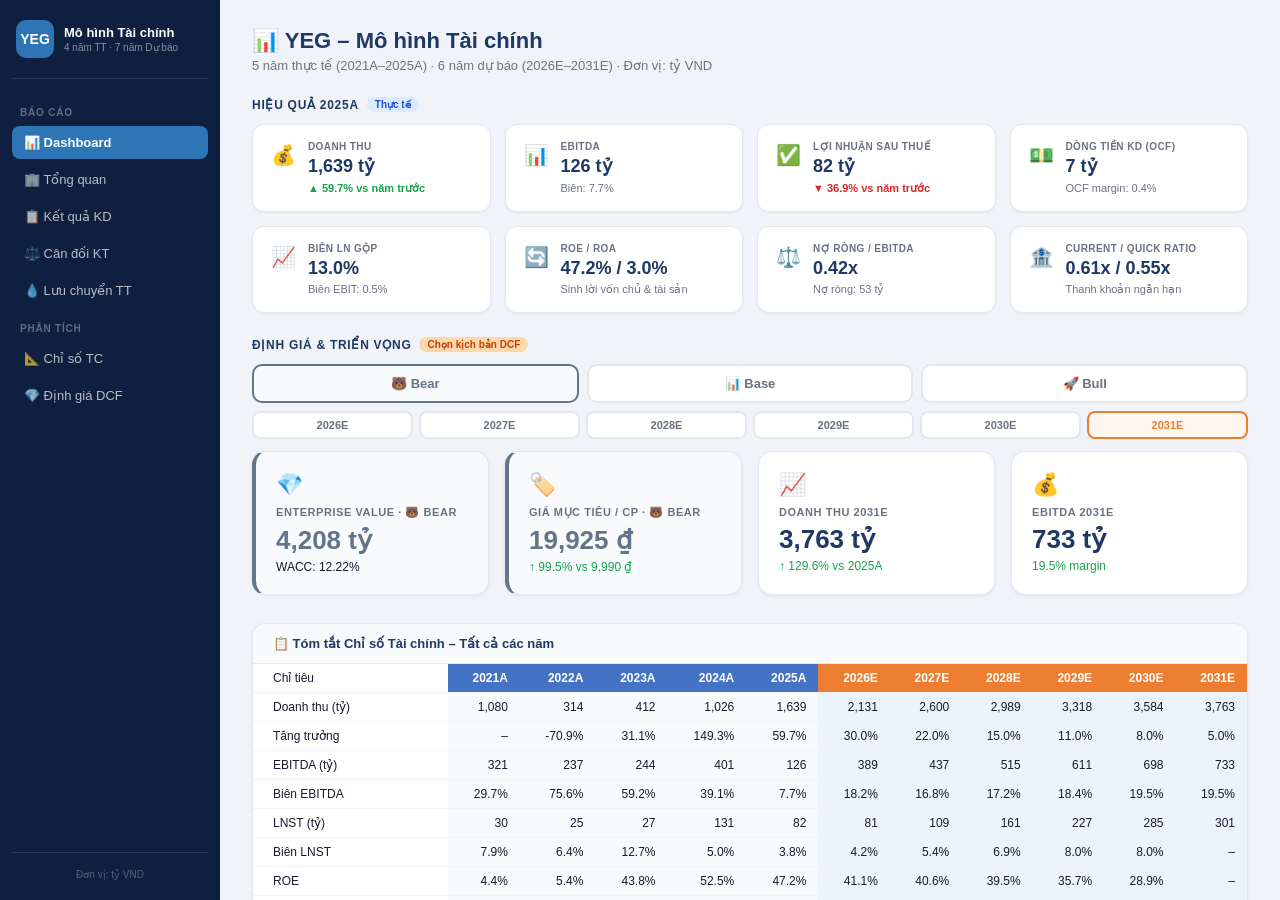
<file: index.html>
<!DOCTYPE html>
<html><head><meta charset="UTF-8">
<meta http-equiv="refresh" content="0; url=YEG/YEG.html">
<title>YEG Financial Model</title>
</head><body>
<script>window.location.href = 'YEG/YEG.html';</script>
</body></html>
</file>
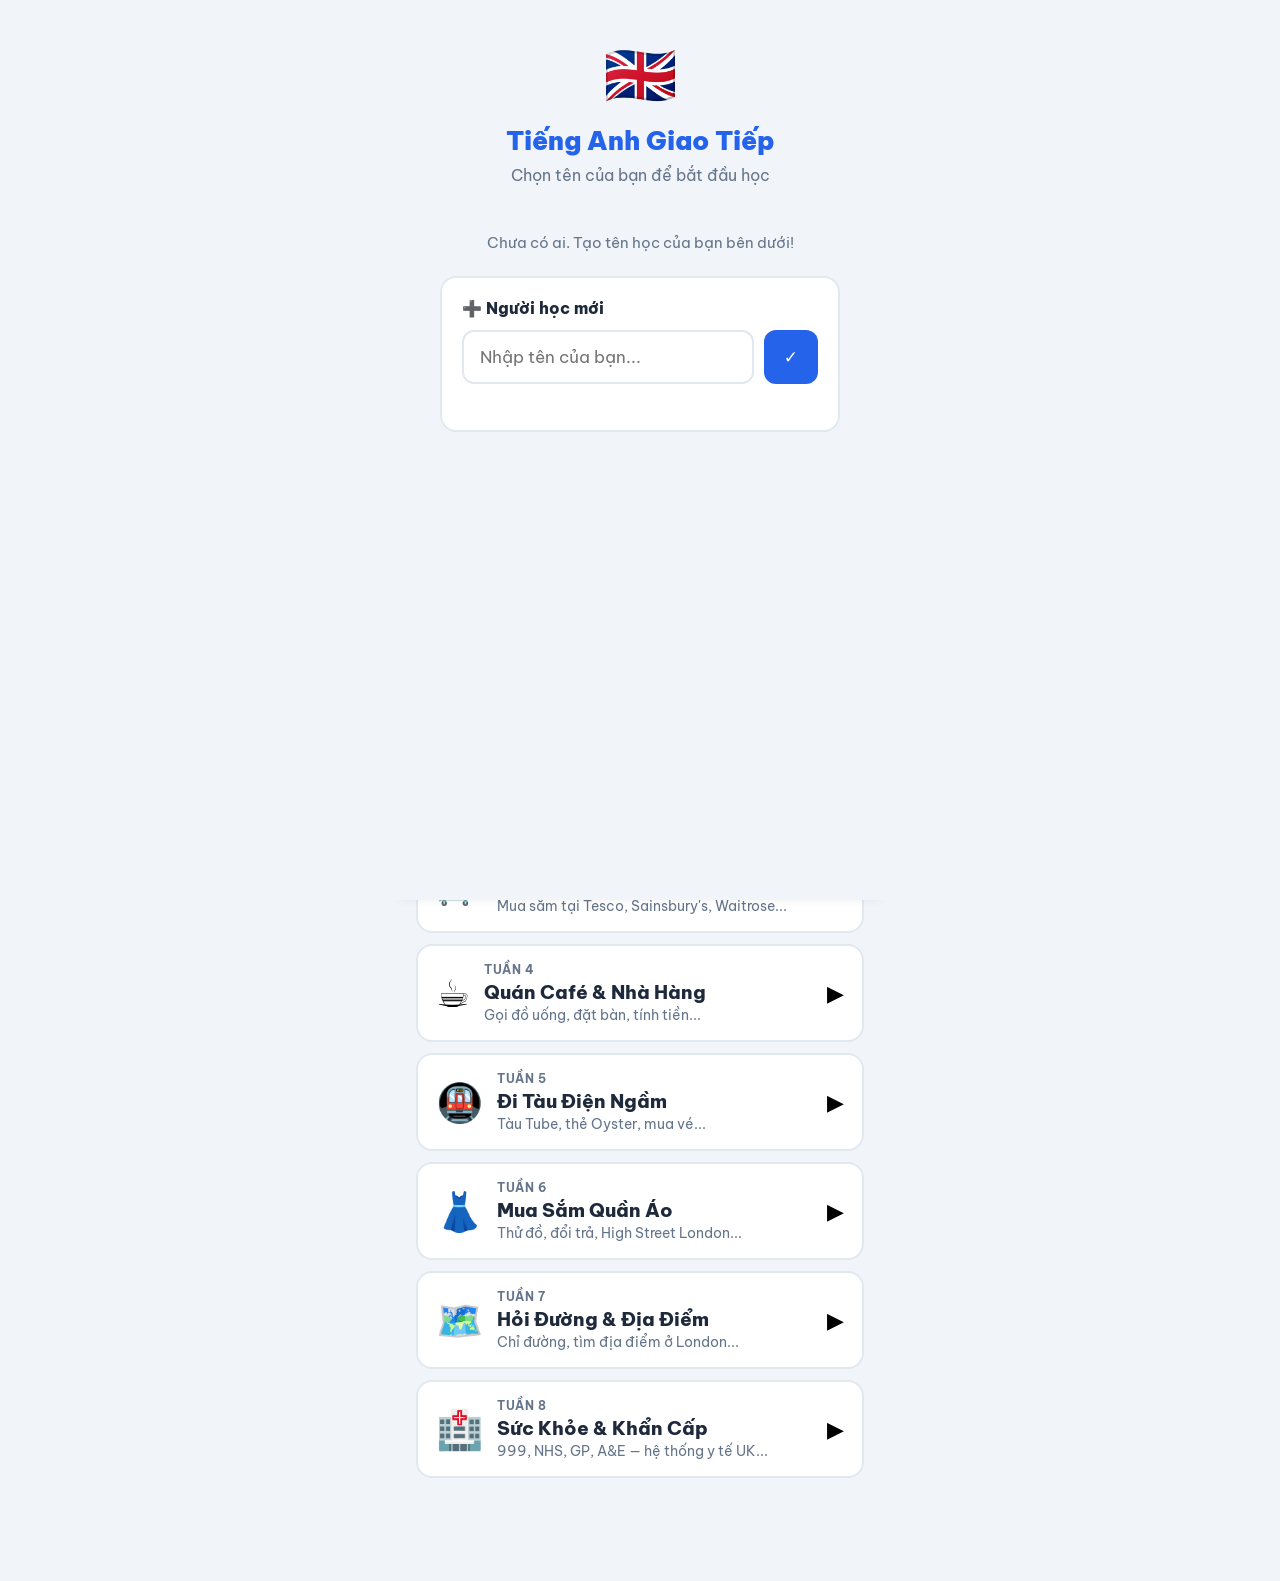
<file: Học tiếng anh/index.html>
<!DOCTYPE html>
<html lang="vi">
<head>
<meta charset="UTF-8">
<meta name="viewport" content="width=device-width, initial-scale=1.0">
<meta name="apple-mobile-web-app-capable" content="yes">
<title>🇬🇧 Tiếng Anh Giao Tiếp</title>
<link rel="preconnect" href="https://fonts.googleapis.com">
<link rel="preconnect" href="https://fonts.gstatic.com" crossorigin>
<link rel="preload" as="style" onload="this.onload=null;this.rel='stylesheet'"
  href="https://fonts.googleapis.com/css2?family=Be+Vietnam+Pro:ital,wght@0,400;0,500;0,600;0,700;0,800;0,900;1,400;1,600&display=swap">
<style>
*{box-sizing:border-box;margin:0;padding:0;}
:root{
  --blue:#2563eb;--blue-lt:#eff6ff;--blue-dk:#1e40af;
  --green:#059669;--green-lt:#ecfdf5;
  --text:#1e293b;--muted:#64748b;--bg:#f1f5f9;--card:#fff;
  --border:#e2e8f0;--radius:16px;
  --font:'Be Vietnam Pro',system-ui,-apple-system,sans-serif;
}
body{
  font-family:var(--font);
  font-size:18px;color:var(--text);background:var(--bg);
  min-height:100vh;padding-bottom:76px;
  -webkit-tap-highlight-color:transparent;
}
/* HEADER */
.hdr{
  background:linear-gradient(135deg,#1d4ed8,#4f46e5);
  color:#fff;padding:14px 18px 12px;text-align:center;
  position:sticky;top:0;z-index:200;
  box-shadow:0 2px 12px rgba(0,0,0,.2);
}
.hdr h1{font-size:22px;font-weight:800;letter-spacing:-.3px;}
.hdr p{font-size:13px;opacity:.85;margin-top:2px;}
/* BOTTOM NAV */
.bnav{
  position:fixed;bottom:0;left:0;right:0;background:#fff;
  border-top:2px solid var(--border);display:flex;z-index:200;
  box-shadow:0 -2px 10px rgba(0,0,0,.1);
}
.bnav-btn{
  flex:1;padding:10px 6px;border:none;background:none;cursor:pointer;
  display:flex;flex-direction:column;align-items:center;gap:3px;
  font-size:12px;font-weight:600;color:var(--muted);min-height:58px;
  transition:color .2s;
}
.bnav-btn.on{color:var(--blue);}
.bnav-btn span:first-child{font-size:26px;}
/* PAGES */
.pg{display:none;padding:16px;}
.pg.on{display:block;}
/* CARDS */
.card{
  background:var(--card);border-radius:var(--radius);
  padding:18px;margin-bottom:14px;
  box-shadow:0 1px 6px rgba(0,0,0,.07);border:1px solid var(--border);
}
/* LESSON CARDS */
.lcard{
  display:flex;align-items:center;gap:14px;padding:16px 18px;
  background:#fff;border-radius:var(--radius);margin-bottom:11px;
  cursor:pointer;border:2px solid var(--border);
  transition:all .2s;text-align:left;width:100%;font-size:18px;
}
.lcard:active{transform:scale(.97);}
.lcard.done{border-color:var(--green);background:var(--green-lt);}
.lcard .lem{font-size:38px;flex-shrink:0;}
.lcard .li{flex:1;}
.lcard .lw{font-size:12px;color:var(--muted);font-weight:700;text-transform:uppercase;letter-spacing:.5px;}
.lcard .lt{font-size:19px;font-weight:800;color:var(--text);margin:3px 0 2px;}
.lcard .ld{font-size:14px;color:var(--muted);}
.lcard .ls{font-size:22px;flex-shrink:0;}
/* PROGRESS BAR */
.pbar{background:var(--border);border-radius:100px;height:14px;overflow:hidden;margin:8px 0;}
.pfill{background:linear-gradient(90deg,var(--green),var(--blue));height:100%;border-radius:100px;transition:width .6s ease;}
/* BUTTONS */
.btn{
  display:inline-flex;align-items:center;justify-content:center;gap:8px;
  padding:13px 22px;border-radius:12px;border:none;cursor:pointer;
  font-size:17px;font-weight:700;min-height:50px;transition:all .2s;
  -webkit-tap-highlight-color:transparent;
}
.btn:active{transform:scale(.95);}
.btn-p{background:var(--blue);color:#fff;}
.btn-g{background:var(--green);color:#fff;}
.btn-o{background:#fff;color:var(--blue);border:2px solid var(--blue);}
.btn-lt{background:var(--blue-lt);color:var(--blue);}
.btn-w{width:100%;}
.btn-sm{padding:10px 16px;font-size:15px;min-height:44px;}
/* AUDIO BUTTON */
.abtn{
  background:#f0f9ff;color:#0284c7;border:2px solid #bae6fd;
  border-radius:50px;padding:9px 18px;font-size:15px;cursor:pointer;
  display:inline-flex;align-items:center;gap:7px;font-weight:700;
  transition:all .2s;min-height:42px;
}
.abtn:active{background:#bae6fd;}
button,input,select{font-family:inherit;}
/* FLASHCARD */
.fcard{
  background:linear-gradient(135deg,#4f46e5,#7c3aed);
  border-radius:22px;padding:36px 22px;text-align:center;
  color:#fff;margin-bottom:14px;min-height:200px;
  display:flex;flex-direction:column;align-items:center;
  justify-content:center;gap:10px;
  box-shadow:0 8px 30px rgba(79,70,229,.35);
  cursor:pointer;user-select:none;-webkit-user-select:none;
}
.fhint{font-size:15px;opacity:.75;margin-top:4px;animation:pulse 2s infinite;}
@keyframes pulse{0%,100%{opacity:.75}50%{opacity:.45}}
.fcard .fen{font-size:42px;font-weight:900;letter-spacing:-.5px;line-height:1.1;}
.fcard .fph{
  font-size:19px;font-style:italic;opacity:.9;
  background:rgba(255,255,255,.2);padding:5px 16px;border-radius:100px;
}
.fcard .fvi{font-size:22px;font-weight:700;opacity:.95;}
/* CARD NAV */
.cnav{display:flex;gap:10px;align-items:center;justify-content:center;margin-bottom:18px;}
.cnum{font-size:17px;color:var(--muted);min-width:70px;text-align:center;font-weight:700;}
/* TABS */
.tabs{
  display:flex;background:var(--border);border-radius:12px;
  padding:4px;margin-bottom:18px;gap:3px;
}
.tbtn{
  flex:1;padding:11px 6px;border:none;border-radius:9px;background:transparent;
  cursor:pointer;font-size:14px;font-weight:700;color:var(--muted);transition:all .2s;
}
.tbtn.on{background:#fff;color:var(--blue);box-shadow:0 1px 4px rgba(0,0,0,.1);}
/* PHRASE ITEM */
.ph-item{
  background:#fff;border:2px solid var(--border);
  border-radius:14px;padding:15px;margin-bottom:11px;
}
.ph-en{font-size:19px;font-weight:800;color:var(--blue);margin-bottom:4px;}
.ph-ph{font-size:14px;color:#0284c7;font-style:italic;margin-bottom:5px;}
.ph-vi{font-size:17px;color:var(--text);margin-bottom:6px;}
.ph-ctx{font-size:13px;color:var(--muted);border-top:1px solid var(--border);padding-top:6px;margin-top:4px;}
/* QA DIALOGUE */
.qa-item{background:#fff;border:2px solid var(--border);border-radius:14px;padding:16px;margin-bottom:14px;}
.qa-q{background:#eff6ff;border:1px solid #bfdbfe;border-radius:10px;padding:12px;margin-bottom:10px;}
.qa-lbl{font-size:12px;font-weight:800;color:var(--muted);text-transform:uppercase;letter-spacing:.6px;margin-bottom:6px;}
.qa-en{font-size:18px;font-weight:800;color:var(--blue-dk);margin-bottom:3px;}
.qa-vi{font-size:15px;color:var(--muted);font-style:italic;}
.qa-ans{display:flex;flex-direction:column;gap:8px;}
.qa-opt{background:#f0fdf4;border:1px solid #bbf7d0;border-radius:10px;padding:12px;}
.qa-opt .qa-en{color:var(--green);font-size:17px;}
.qa-ctx{font-size:13px;color:#92400e;background:#fffbeb;border:1px solid #fde68a;border-radius:8px;padding:10px;margin-top:10px;}
/* QUIZ */
.qbox{
  font-size:22px;font-weight:800;text-align:center;padding:22px 18px;
  background:linear-gradient(135deg,#f0f9ff,#e0f2fe);border-radius:16px;
  margin-bottom:18px;color:var(--blue-dk);min-height:90px;
  display:flex;flex-direction:column;align-items:center;justify-content:center;gap:6px;
}
.qbox .qsub{font-size:15px;font-weight:500;color:var(--muted);}
.qopts{display:grid;grid-template-columns:1fr 1fr;gap:11px;margin-bottom:16px;}
.qopt{
  padding:16px 10px;border:3px solid var(--border);border-radius:14px;
  background:#fff;cursor:pointer;font-size:16px;font-weight:700;
  text-align:center;transition:all .2s;min-height:68px;
  display:flex;align-items:center;justify-content:center;
}
.qopt:active{transform:scale(.95);}
.qopt.ok{border-color:var(--green);background:var(--green-lt);color:var(--green);}
.qopt.no{border-color:#dc2626;background:#fef2f2;color:#dc2626;}
/* STATS GRID */
.sgrid{display:grid;grid-template-columns:1fr 1fr;gap:11px;margin-bottom:14px;}
.scard{background:#fff;border-radius:14px;padding:16px;text-align:center;border:1px solid var(--border);}
.snum{font-size:38px;font-weight:900;color:var(--blue);}
.slbl{font-size:13px;color:var(--muted);margin-top:4px;font-weight:600;}
/* LOGIN OVERLAY */
.login-ov{
  position:fixed;inset:0;background:#f1f5f9;z-index:500;
  display:flex;flex-direction:column;align-items:center;
  overflow-y:auto;padding:36px 20px 60px;
}
.pcard{
  display:flex;align-items:center;gap:14px;padding:18px 20px;
  background:#fff;border:2px solid var(--border);border-radius:16px;
  margin-bottom:12px;cursor:pointer;width:100%;text-align:left;
  transition:all .2s;box-shadow:0 1px 6px rgba(0,0,0,.06);
}
.pcard:active{transform:scale(.97);border-color:var(--blue);}
.pavatar{
  width:54px;height:54px;border-radius:50%;flex-shrink:0;
  display:flex;align-items:center;justify-content:center;font-size:28px;
}
.pname{font-size:20px;font-weight:800;color:var(--text);}
.psub{font-size:13px;color:var(--muted);margin-top:2px;}
.name-input{
  flex:1;padding:14px 16px;border:2px solid var(--border);border-radius:12px;
  font-size:17px;font-family:inherit;outline:none;-webkit-appearance:none;appearance:none;
  background:#fff;color:var(--text);
}
.name-input:focus{border-color:var(--blue);}
/* UTILS */
.sec-ttl{font-size:19px;font-weight:800;color:var(--text);margin-bottom:14px;display:flex;align-items:center;gap:8px;}
.back-btn{
  display:flex;align-items:center;gap:6px;background:none;border:none;
  cursor:pointer;font-size:17px;color:var(--blue);font-weight:700;padding:8px 0;margin-bottom:14px;
}
.banner{
  border-radius:20px;padding:22px 18px;margin-bottom:18px;text-align:center;color:#fff;
}
.banner h2{font-size:24px;font-weight:900;margin-bottom:6px;}
.banner p{font-size:15px;opacity:.9;}
.tip{
  background:#fffbeb;border:2px solid #fde68a;border-radius:14px;
  padding:14px;margin-bottom:14px;font-size:15px;color:#92400e;
}
.tip strong{display:block;margin-bottom:4px;color:#78350f;font-size:16px;}
.wbadge{
  display:inline-block;color:#fff;border-radius:100px;
  padding:3px 14px;font-size:12px;font-weight:800;margin-bottom:8px;
}
.hidden{display:none!important;}
@media(min-width:600px){
  body{max-width:480px;margin:0 auto;}
  .bnav{max-width:480px;left:50%;transform:translateX(-50%);}
  .hdr{border-radius:0;}
}
</style>
</head>
<body>

<div class="hdr" style="position:relative;">
  <h1>🇬🇧 Tiếng Anh Giao Tiếp</h1>
  <p>Dành cho người mới bắt đầu • Lộ trình 8 tuần</p>
  <button id="profile-btn" onclick="showLogin()"
    style="position:absolute;top:12px;right:14px;background:rgba(255,255,255,.18);
    border:1.5px solid rgba(255,255,255,.4);border-radius:100px;color:#fff;
    padding:6px 13px;font-size:13px;font-weight:700;cursor:pointer;font-family:inherit;">
    👤 Đăng nhập
  </button>
</div>

<!-- PAGE: HOME -->
<div id="pg-home" class="pg on">
  <div class="banner" style="background:linear-gradient(135deg,#1d4ed8,#7c3aed)">
    <h2>Chào mừng bạn! 👋</h2>
    <p>8 tuần học tiếng Anh giao tiếp hàng ngày<br>Mỗi ngày chỉ cần 15–20 phút!</p>
  </div>
  <div class="card">
    <div class="sec-ttl">📊 Tiến độ học</div>
    <div class="pbar"><div class="pfill" id="home-pbar" style="width:0%"></div></div>
    <div style="display:flex;justify-content:space-between;margin-top:6px;">
      <span id="home-ptxt" style="color:var(--muted);font-size:15px;">0/8 bài học</span>
      <span id="home-ppct" style="color:var(--blue);font-weight:800;font-size:15px;">0%</span>
    </div>
  </div>
  <div class="sgrid">
    <div class="scard"><div class="snum" id="h-words">0</div><div class="slbl">Từ đã học</div></div>
    <div class="scard"><div class="snum" id="h-phrases">0</div><div class="slbl">Câu đã học</div></div>
  </div>
  <div class="tip">
    <strong>💡 Bí quyết học hiệu quả</strong>
    Nghe phát âm và đọc to theo nhiều lần. Đừng lo nếu chưa đúng, cứ luyện đều đặn mỗi ngày là được!
  </div>
  <div class="sec-ttl">📚 Các Bài Học</div>
  <div id="lesson-list"></div>
</div>

<!-- PAGE: LESSON -->
<div id="pg-lesson" class="pg">
  <button class="back-btn" onclick="goHome()">← Về trang chủ</button>
  <div id="les-hdr"></div>
  <div style="background:#f0f9ff;border:1px solid #bae6fd;border-radius:10px;padding:10px 14px;margin-bottom:12px;font-size:13px;color:#0369a1;line-height:1.6;">
    📚 <strong>Học theo thứ tự tốt nhất:</strong> 1. Từ vựng → 2. Câu mẫu → 3. Hội thoại → 4. Quiz ✅
  </div>
  <div class="tabs">
    <button class="tbtn on" onclick="showTab('vocab')" id="t-vocab">📖 Từ vựng</button>
    <button class="tbtn" onclick="showTab('phrases')" id="t-phrases">💬 Câu mẫu</button>
    <button class="tbtn" onclick="showTab('qa')" id="t-qa">🗣️ Hội thoại</button>
    <button class="tbtn" onclick="showTab('quiz')" id="t-quiz">🎯 Quiz</button>
  </div>
  <!-- VOCAB TAB -->
  <div id="tc-vocab">
    <div class="fcard" onclick="revealCard()">
      <div class="fen" id="fc-en">Hello</div>
      <div class="fph" id="fc-ph">hê-lô</div>
      <div id="fc-vi-wrap" style="display:none;">
        <div class="fvi" id="fc-vi">Xin chào</div>
      </div>
      <div class="fhint" id="fc-hint">👆 Nhấn để xem nghĩa</div>
    </div>
    <div style="text-align:center;margin-bottom:14px;">
      <button class="abtn" onclick="event.stopPropagation();speakCur()">🔊 Nghe phát âm</button>
    </div>
    <div class="cnav">
      <button class="btn btn-o btn-sm" onclick="prevCard()">◀ Trước</button>
      <span class="cnum" id="cnum">1 / 10</span>
      <button class="btn btn-p btn-sm" onclick="nextCard()">Tiếp ▶</button>
    </div>
    <div id="vocab-list"></div>
    <button class="btn btn-g btn-w" style="margin-top:8px;" onclick="markDone(this)">✅ Đánh dấu hoàn thành bài này</button>
  </div>
  <!-- PHRASES TAB -->
  <div id="tc-phrases" class="hidden">
    <div class="tip">
      <strong>💡 Cách luyện tập</strong>
      Bấm 🔊 để nghe, rồi đọc to theo. Lặp lại 3 lần mỗi câu!
    </div>
    <div id="ph-list"></div>
    <button class="btn btn-g btn-w" style="margin-top:8px;" onclick="markDone(this)">✅ Đánh dấu hoàn thành bài này</button>
  </div>
  <!-- QA TAB -->
  <div id="tc-qa" class="hidden">
    <div class="tip">
      <strong>💡 Luyện hội thoại</strong>
      Người khác nói câu hỏi, bạn chọn câu trả lời phù hợp. Bấm 🔊 để nghe cách phát âm!
    </div>
    <div style="display:flex;align-items:center;justify-content:space-between;margin-bottom:12px;">
      <span style="font-size:14px;color:var(--muted);font-weight:600;">💭 Thử tự nghĩ câu trả lời trước!</span>
      <button class="abtn" id="qa-toggle-btn" onclick="toggleQAMode()" style="font-size:13px;padding:7px 14px;">🙈 Ẩn đáp án</button>
    </div>
    <div id="qa-list"></div>
  </div>
  <!-- QUIZ TAB -->
  <div id="tc-quiz" class="hidden">
    <div id="quiz-area"></div>
  </div>
</div>

<!-- PAGE: PROGRESS -->
<div id="pg-progress" class="pg">
  <div class="banner" style="background:linear-gradient(135deg,#059669,#0d9488)">
    <h2>⭐ Kết Quả Học Tập</h2>
    <p>Cố lên! Từng bước một là bạn làm được!</p>
  </div>
  <div class="sgrid">
    <div class="scard"><div class="snum" id="p-done">0</div><div class="slbl">Bài hoàn thành</div></div>
    <div class="scard"><div class="snum" id="p-words">0</div><div class="slbl">Từ đã học</div></div>
    <div class="scard"><div class="snum" id="p-phr">0</div><div class="slbl">Câu giao tiếp</div></div>
    <div class="scard"><div class="snum" id="p-quiz">0</div><div class="slbl">Quiz đã làm</div></div>
  </div>
  <div class="sec-ttl">📅 Chi tiết từng tuần</div>
  <div id="p-detail"></div>
  <div class="card" style="background:#f0f9ff;border-color:#bae6fd;text-align:center;margin-bottom:14px;">
    <div style="font-size:44px;margin-bottom:10px;">🎯</div>
    <div style="font-size:18px;font-weight:800;color:#0369a1;margin-bottom:8px;">Mục tiêu sau 8 tuần</div>
    <div style="font-size:16px;color:#0284c7;line-height:1.8;">
      ✅ Chào hỏi, giới thiệu bản thân<br>
      ✅ Mua đồ ở siêu thị tự tin<br>
      ✅ Gọi đồ ở quán café, nhà hàng<br>
      ✅ Đi xe buýt, tàu điện, gọi taxi<br>
      ✅ Mua sắm quần áo<br>
      ✅ Hỏi đường và hiểu chỉ đường<br>
      ✅ Xử lý tình huống khẩn cấp
    </div>
  </div>
  <button class="btn btn-sm btn-w" onclick="resetAll()" style="background:#fef2f2;color:#dc2626;border:1px solid #fca5a5;">
    🔄 Đặt lại tiến độ từ đầu
  </button>
</div>

<!-- LOGIN OVERLAY -->
<div id="login-ov" class="login-ov hidden">
  <div style="text-align:center;margin-bottom:32px;width:100%;max-width:400px;">
    <div style="font-size:60px;margin-bottom:12px;">🇬🇧</div>
    <h1 style="font-size:26px;font-weight:900;color:var(--blue);margin-bottom:8px;">Tiếng Anh Giao Tiếp</h1>
    <p style="color:var(--muted);font-size:16px;">Chọn tên của bạn để bắt đầu học</p>
  </div>

  <div style="width:100%;max-width:400px;">
    <div id="plist"></div>

    <div style="background:#fff;border-radius:16px;padding:20px;border:2px solid var(--border);">
      <div style="font-size:16px;font-weight:800;color:var(--text);margin-bottom:12px;">➕ Người học mới</div>
      <div style="display:flex;gap:10px;margin-bottom:8px;">
        <input id="name-inp" class="name-input" type="text"
          placeholder="Nhập tên của bạn..." maxlength="20"
          autocomplete="off" autocorrect="off" autocapitalize="words">
        <button class="btn btn-p" onclick="createUser()" style="padding:14px 20px;flex-shrink:0;">✓</button>
      </div>
      <div id="name-err" style="color:#dc2626;font-size:14px;min-height:18px;"></div>
    </div>
  </div>
</div>

<!-- BOTTOM NAV -->
<nav class="bnav">
  <button class="bnav-btn on" onclick="nav('home')" id="n-home">
    <span>🏠</span><span>Trang chủ</span>
  </button>
  <button class="bnav-btn" onclick="nav('progress')" id="n-progress">
    <span>⭐</span><span>Tiến độ</span>
  </button>
</nav>

<script>
// ============================================================
// PROFILE / USER SYSTEM
// ============================================================
const AVATARS = ['🧑','👩','👨','👵','👴','👧','👦','🧓'];
const COLORS  = ['#3b82f6','#8b5cf6','#ec4899','#10b981','#f59e0b','#ef4444','#06b6d4','#84cc16'];

function _ls(k,v){
  try{ if(v===undefined) return localStorage.getItem(k);
       localStorage.setItem(k,v); return true; }
  catch(e){ return null; }
}

function getUsers(){ try{ return JSON.parse(_ls('eng2m_users')||'[]'); }catch(e){ return []; } }
function saveUsers(u){ _ls('eng2m_users', JSON.stringify(u)); }
function curUser(){ return _ls('eng2m_cur')||''; }
function setCurUser(n){ _ls('eng2m_cur', n); }
function progKey(){ const u=curUser(); return u?'eng2m_p_'+u.replace(/\W/g,'_'):'eng2m_p_guest'; }

function showLogin(){
  renderPlist();
  document.getElementById('login-ov').classList.remove('hidden');
  document.getElementById('name-inp').value='';
  document.getElementById('name-err').textContent='';
}
function hideLogin(){ document.getElementById('login-ov').classList.add('hidden'); }

function renderPlist(){
  const users = getUsers();
  const el = document.getElementById('plist');
  if(!users.length){
    el.innerHTML = '<p style="text-align:center;color:var(--muted);font-size:15px;padding:16px 0 24px;">Chưa có ai. Tạo tên học của bạn bên dưới!</p>';
    return;
  }
  el.innerHTML = '<div style="font-size:14px;font-weight:800;color:var(--muted);text-transform:uppercase;letter-spacing:.5px;margin-bottom:10px;">Chọn tên của bạn:</div>'
    + users.map((u,i)=>
      '<button class="pcard" data-n="'+encodeURIComponent(u.name)+'">'
      +'<div class="pavatar" style="background:'+u.color+'22;border:2px solid '+u.color+'44;">'+u.avatar+'</div>'
      +'<div style="flex:1;">'
      +'<div class="pname">'+u.name+'</div>'
      +'<div class="psub">Học lần cuối: '+(u.lastSeen||'Chưa có')+'</div>'
      +'</div>'
      +'<span style="font-size:20px;color:var(--muted);">▶</span>'
      +'</button>'
    ).join('');
  el.querySelectorAll('.pcard').forEach(b=>{
    b.onclick = ()=>selectUser(decodeURIComponent(b.dataset.n));
  });
}

function selectUser(name){
  const users = getUsers();
  const u = users.find(u=>u.name===name);
  if(u){ u.lastSeen = new Date().toLocaleDateString('vi-VN'); saveUsers(users); }
  setCurUser(name);
  hideLogin();
  refreshAll();
}

function createUser(){
  const name = document.getElementById('name-inp').value.trim();
  const err  = document.getElementById('name-err');
  if(!name){ err.textContent='Vui lòng nhập tên của bạn'; return; }
  if(name.length<2){ err.textContent='Tên cần ít nhất 2 chữ cái'; return; }
  err.textContent='';
  const users = getUsers();
  if(users.find(u=>u.name===name)){ selectUser(name); return; }
  const idx = users.length % AVATARS.length;
  users.push({name, avatar:AVATARS[idx], color:COLORS[idx], lastSeen:new Date().toLocaleDateString('vi-VN')});
  saveUsers(users);
  setCurUser(name);
  hideLogin();
  refreshAll();
}

function updateProfileBtn(){
  const btn = document.getElementById('profile-btn');
  const name = curUser();
  if(btn) btn.textContent = name ? '👤 '+name : '👤 Đăng nhập';
}

function refreshAll(){
  updateProfileBtn();
  updateHomeUI();
  renderLessonList();
}

// ============================================================
// DATA
// ============================================================
// Ghi chú phiên âm: "th" = để lưỡi giữa 2 răng | "ch" = như "chào" | "j" = âm j mềm | "sh" = âm sh
const LESSONS = [
{
  id:0,week:1,title:"Chào Hỏi Căn Bản",sub:"Greetings & Introduction",
  emoji:"👋",desc:"Xin chào, cảm ơn, xin lỗi...",color:"#3b82f6",
  vocab:[
    {en:"Hello",vi:"Xin chào",ph:"hê-lô"},
    {en:"Hi",vi:"Chào (thân mật)",ph:"hai"},
    {en:"Good morning",vi:"Chào buổi sáng",ph:"gút mo-ninh"},
    {en:"Good afternoon",vi:"Chào buổi chiều",ph:"gút áp-tơ-nun"},
    {en:"Good evening",vi:"Chào buổi tối",ph:"gút i-vơ-ninh"},
    {en:"Good night",vi:"Chúc ngủ ngon",ph:"gút nai-t"},
    {en:"Goodbye",vi:"Tạm biệt",ph:"gút-bai"},
    {en:"See you later",vi:"Gặp lại sau",ph:"xi yu lây-tơ"},
    {en:"Thank you",vi:"Cảm ơn",ph:"thênh-kiu"},
    {en:"Thank you very much",vi:"Cảm ơn rất nhiều",ph:"thênh-kiu ve-ri mắch"},
    {en:"You're welcome",vi:"Không có gì",ph:"yo-ơ ueo-côm"},
    {en:"Please",vi:"Làm ơn",ph:"pli-z"},
    {en:"Sorry",vi:"Xin lỗi",ph:"xo-ri"},
    {en:"Excuse me",vi:"Xin lỗi / Cho hỏi",ph:"ek-xkiu mi"},
    {en:"Yes",vi:"Có / Vâng",ph:"yet"},
    {en:"No",vi:"Không",ph:"nô"},
    {en:"OK",vi:"Được rồi",ph:"ô-kê"},
    {en:"I don't understand",vi:"Tôi không hiểu",ph:"ai đôn-t ăn-đờ-xtend"},
    {en:"Can you repeat?",vi:"Nói lại được không?",ph:"kền yu ri-pit?"},
    {en:"How are you?",vi:"Bạn có khỏe không?",ph:"hao a yu?"},
    {en:"I'm fine",vi:"Tôi khỏe",ph:"ai'm fain"},
    {en:"My name is...",vi:"Tên tôi là...",ph:"mai nêm ít..."},
  ],
  phrases:[
    {en:"Hello! How are you?",vi:"Xin chào! Bạn có khỏe không?",ph:"hê-lô! hao a yu?",ctx:"Gặp ai đó và hỏi thăm sức khỏe"},
    {en:"I'm fine, thank you.",vi:"Tôi khỏe, cảm ơn.",ph:"ai'm fain, thênh-kiu.",ctx:"Trả lời khi được hỏi thăm"},
    {en:"What is your name?",vi:"Tên bạn là gì?",ph:"uót ít yo-ơ nêm?",ctx:"Hỏi tên người khác"},
    {en:"My name is Lan.",vi:"Tên tôi là Lan.",ph:"mai nêm ít Lan.",ctx:"Tự giới thiệu tên mình"},
    {en:"Nice to meet you.",vi:"Rất vui được gặp bạn.",ph:"nai-s tu mit yu.",ctx:"Khi gặp ai lần đầu tiên"},
    {en:"Have a good day!",vi:"Chúc bạn ngày vui!",ph:"háv ơ gút đây!",ctx:"Lời chúc khi chia tay"},
    {en:"Please speak slowly.",vi:"Làm ơn nói chậm thôi.",ph:"pli-z xpik xlô-li.",ctx:"Khi người khác nói quá nhanh"},
    {en:"Could you write it down?",vi:"Bạn có thể viết ra không?",ph:"kút yu rai-t ít đaon?",ctx:"Nhờ viết thay vì nói"},
  ],
  qa:[
    {
      q:"How are you?",q_vi:"Bạn có khỏe không?",
      a:["I'm fine, thank you! And you?","Not bad, thank you.","Very well, thanks!"],
      a_vi:["Tôi khỏe, cảm ơn! Còn bạn?","Cũng tạm thôi, cảm ơn.","Rất khỏe, cảm ơn!"],
      ctx:"Câu hỏi thăm sức khỏe thông dụng nhất"
    },
    {
      q:"What is your name?",q_vi:"Tên bạn là gì?",
      a:["My name is Lan.","I'm Lan. Nice to meet you!","Call me Lan, please."],
      a_vi:["Tên tôi là Lan.","Tôi là Lan. Rất vui được gặp bạn!","Gọi tôi là Lan nhé."],
      ctx:"Tự giới thiệu khi gặp người mới"
    },
    {
      q:"Where are you from?",q_vi:"Bạn đến từ đâu?",
      a:["I'm from Vietnam.","I'm Vietnamese.","I come from Hanoi, Vietnam."],
      a_vi:["Tôi đến từ Việt Nam.","Tôi là người Việt Nam.","Tôi đến từ Hà Nội, Việt Nam."],
      ctx:"Khi ai hỏi về quê hương"
    },
  ]
},
{
  id:1,week:2,title:"Số Đếm & Tiền",sub:"Numbers & Money",
  emoji:"💰",desc:"Đếm số, hỏi giá, trả tiền ở London...",color:"#8b5cf6",
  vocab:[
    {en:"One",vi:"Một",ph:"oăn"},
    {en:"Two",vi:"Hai",ph:"tu"},
    {en:"Three",vi:"Ba",ph:"thri"},
    {en:"Four",vi:"Bốn",ph:"pho"},
    {en:"Five",vi:"Năm",ph:"phai-v"},
    {en:"Ten",vi:"Mười",ph:"tần"},
    {en:"Twenty",vi:"Hai mươi",ph:"tuên-ti"},
    {en:"Fifty",vi:"Năm mươi",ph:"phíp-ti"},
    {en:"One hundred",vi:"Một trăm",ph:"oăn hăn-drờt"},
    {en:"Pound (£)",vi:"Đồng Bảng Anh",ph:"pao-nd"},
    {en:"Pence (p)",vi:"Xu (100p = £1)",ph:"pent-s"},
    {en:"Quid",vi:"Bảng Anh (nói thân mật)",ph:"quít"},
    {en:"Price",vi:"Giá cả",ph:"prái-s"},
    {en:"Change",vi:"Tiền thối lại",ph:"chênj"},
    {en:"Cheap",vi:"Rẻ (tiền)",ph:"chip"},
    {en:"Expensive",vi:"Đắt (tiền)",ph:"ék-xpen-xiv"},
    {en:"Contactless",vi:"Thanh toán không chạm",ph:"cón-tác-lết"},
    {en:"Receipt",vi:"Hóa đơn",ph:"ri-xit"},
    {en:"Voucher",vi:"Phiếu giảm giá",ph:"vao-chơ"},
    {en:"Refund",vi:"Hoàn tiền",ph:"ri-phănd"},
    {en:"Cash",vi:"Tiền mặt",ph:"cash"},
    {en:"Card",vi:"Thẻ ngân hàng",ph:"ca-d"},
  ],
  phrases:[
    {en:"How much is this?",vi:"Cái này giá bao nhiêu?",ph:"hao mắch ít đít?",ctx:"Hỏi giá bất kỳ món đồ nào"},
    {en:"It's five pounds fifty.",vi:"Năm bảng rưỡi.",ph:"ít's phai-v pao-ndz phíp-ti.",ctx:"Giá hay gặp ở London"},
    {en:"Do you take contactless?",vi:"Có chấp nhận thẻ không chạm không?",ph:"du yu têi-k cón-tác-lết?",ctx:"Hỏi trước khi rút thẻ ra"},
    {en:"Can I pay by card?",vi:"Tôi có thể trả bằng thẻ không?",ph:"kền ai pê bai ca-d?",ctx:"Thanh toán bằng thẻ"},
    {en:"Can I have the receipt?",vi:"Cho tôi hóa đơn được không?",ph:"kền ai háv đơ ri-xit?",ctx:"Xin hóa đơn sau khi mua"},
    {en:"Keep the change.",vi:"Khỏi thối, giữ lấy.",ph:"kip đơ chênj.",ctx:"Khi không cần tiền thối"},
    {en:"That's too expensive.",vi:"Đắt quá.",ph:"đét's tu ék-xpen-xiv.",ctx:"Khi thấy giá quá đắt"},
    {en:"Do you have anything cheaper?",vi:"Có cái nào rẻ hơn không?",ph:"du yu háv ê-ni-thinh chi-pơ?",ctx:"Hỏi tìm hàng rẻ hơn"},
  ],
  qa:[
    {
      q:"How would you like to pay?",q_vi:"Bạn muốn thanh toán thế nào?",
      a:["By card, please.","Contactless, please.","Cash, please."],
      a_vi:["Bằng thẻ, làm ơn.","Không chạm, làm ơn.","Tiền mặt, làm ơn."],
      ctx:"Câu hỏi thường gặp khi thanh toán ở London"
    },
    {
      q:"Would you like a receipt?",q_vi:"Bạn có muốn hóa đơn không?",
      a:["Yes please.","No thank you.","Yes, could I have one?"],
      a_vi:["Vâng, làm ơn.","Không, cảm ơn.","Có, cho tôi một cái nhé?"],
      ctx:"Nhân viên hay hỏi câu này sau khi thanh toán"
    },
    {
      q:"Is that cash or card?",q_vi:"Tiền mặt hay thẻ?",
      a:["Card, please.","Cash — here's ten pounds.","Contactless, is that OK?"],
      a_vi:["Thẻ, làm ơn.","Tiền mặt — đây mười bảng.","Không chạm, được không?"],
      ctx:"Câu hỏi phổ biến ở quầy tính tiền"
    },
  ]
},
{
  id:2,week:3,title:"Ở Siêu Thị",sub:"At the Supermarket",
  emoji:"🛒",desc:"Mua sắm tại Tesco, Sainsbury's, Waitrose...",color:"#f59e0b",
  vocab:[
    {en:"Supermarket",vi:"Siêu thị",ph:"xu-pơ-ma-kít"},
    {en:"Trolley",vi:"Xe đẩy siêu thị (UK)",ph:"tró-li"},
    {en:"Basket",vi:"Giỏ xách tay",ph:"ba-xkít"},
    {en:"Aisle",vi:"Lối đi trong siêu thị",ph:"ai-ồl"},
    {en:"Till",vi:"Quầy tính tiền (UK)",ph:"til"},
    {en:"Self-checkout",vi:"Máy tự thanh toán",ph:"xeo-ph chek-ao-t"},
    {en:"Queue",vi:"Xếp hàng chờ",ph:"kiu"},
    {en:"Meal deal",vi:"Combo bữa trưa (sandwich+drink+snack)",ph:"mil đil"},
    {en:"Loyalty card",vi:"Thẻ tích điểm (Clubcard, Nectar...)",ph:"loi-ơl-ti ca-d"},
    {en:"Reduced",vi:"Hàng giảm giá sắp hết hạn",ph:"ri-điu-st"},
    {en:"Best before",vi:"Hạn sử dụng tốt nhất",ph:"bet bi-pho"},
    {en:"Use by",vi:"Hạn sử dụng cuối cùng",ph:"iu-z bai"},
    {en:"Organic",vi:"Hữu cơ",ph:"o-gé-nik"},
    {en:"Free range",vi:"Gà/trứng thả vườn",ph:"phri rênj"},
    {en:"Bread",vi:"Bánh mì",ph:"brét"},
    {en:"Milk",vi:"Sữa",ph:"milk"},
    {en:"Egg",vi:"Trứng",ph:"ek"},
    {en:"Chicken",vi:"Gà",ph:"chic-kin"},
    {en:"Vegetable",vi:"Rau củ",ph:"vej-tơ-bồ"},
    {en:"Fruit",vi:"Trái cây",ph:"phru-t"},
    {en:"Bag for life",vi:"Túi dùng lại (mua 1 lần, dùng mãi)",ph:"beg pho lai-ph"},
    {en:"Cashier",vi:"Nhân viên thu ngân",ph:"ka-shia"},
  ],
  phrases:[
    {en:"Excuse me, where is the bread?",vi:"Xin lỗi, bánh mì ở đâu?",ph:"ek-xkiu mi, whe-r ít đơ brét?",ctx:"Hỏi nhân viên tìm sản phẩm"},
    {en:"I'm looking for free range eggs.",vi:"Tôi đang tìm trứng gà thả vườn.",ph:"ai'm lúk-kinh pho phri rênj ek-z.",ctx:"Hỏi tìm sản phẩm cụ thể"},
    {en:"Can I get a bag for life?",vi:"Cho tôi mua túi dùng lại.",ph:"kền ai gét ơ beg pho lai-ph?",ctx:"Mua túi tái sử dụng ở siêu thị UK"},
    {en:"Do you have a Clubcard?",vi:"Bạn có thẻ Clubcard không?",ph:"du yu háv ơ clắb-ca-d?",ctx:"Tesco hay hỏi câu này khi thanh toán"},
    {en:"I'll use self-checkout.",vi:"Tôi dùng máy tự thanh toán.",ph:"ai'll iu-z xeo-ph chek-ao-t.",ctx:"Chọn quầy tự thanh toán"},
    {en:"Where is the queue?",vi:"Xếp hàng ở đâu?",ph:"whe-r ít đơ kiu?",ctx:"Hỏi chỗ xếp hàng chờ tính tiền"},
    {en:"Is this reduced?",vi:"Cái này có giảm giá không?",ph:"ít đít ri-điu-st?",ctx:"Hỏi về hàng sắp hết hạn được giảm giá"},
  ],
  qa:[
    {
      q:"Do you have a loyalty card?",q_vi:"Bạn có thẻ tích điểm không?",
      a:["Yes, here it is.","No, I don't have one.","No, can I get one?"],
      a_vi:["Có, đây ạ.","Không, tôi chưa có.","Không, tôi có thể đăng ký không?"],
      ctx:"Tesco Clubcard / Sainsbury's Nectar card"
    },
    {
      q:"Would you like a bag?",q_vi:"Bạn có muốn túi đựng không?",
      a:["Yes please, a bag for life.","No thank you, I have my own.","Yes, how much is it?"],
      a_vi:["Vâng, cho tôi túi dùng lại.","Không cảm ơn, tôi có túi rồi.","Có, bao nhiêu tiền?"],
      ctx:"Ở UK túi ni-lông tính tiền (10p), nên mua túi vải tốt hơn"
    },
    {
      q:"Unexpected item in the bagging area.",q_vi:"Có vật lạ ở khu vực đặt đồ.",
      a:["Sorry, let me move it.","I need assistance please.","Can you help me?"],
      a_vi:["Xin lỗi, để tôi dời ra.","Tôi cần hỗ trợ.","Bạn có thể giúp tôi không?"],
      ctx:"Thông báo hay gặp ở máy tự thanh toán"
    },
  ]
},
{
  id:3,week:4,title:"Quán Café & Nhà Hàng",sub:"Café & Restaurant",
  emoji:"☕",desc:"Gọi đồ uống, đặt bàn, tính tiền...",color:"#ec4899",
  vocab:[
    {en:"Coffee",vi:"Cà phê",ph:"co-phi"},
    {en:"Flat white",vi:"Cà phê sữa đặc (UK phổ biến)",ph:"phlét uai-t"},
    {en:"Americano",vi:"Cà phê đen pha loãng",ph:"ơ-me-ri-ca-nô"},
    {en:"Latte",vi:"Cà phê sữa",ph:"la-tê"},
    {en:"Tea",vi:"Trà",ph:"ti"},
    {en:"Juice",vi:"Nước ép trái cây",ph:"ju-s"},
    {en:"Still water",vi:"Nước không gas",ph:"xtil wo-tơ"},
    {en:"Sparkling water",vi:"Nước có gas",ph:"xpa-kling wo-tơ"},
    {en:"Menu",vi:"Thực đơn",ph:"men-yu"},
    {en:"Bill",vi:"Hóa đơn / Tính tiền",ph:"bil"},
    {en:"Waiter",vi:"Nhân viên phục vụ nam",ph:"uây-tơ"},
    {en:"Waitress",vi:"Nhân viên phục vụ nữ",ph:"uây-trết"},
    {en:"Table",vi:"Cái bàn",ph:"tây-bơl"},
    {en:"Eat in",vi:"Ăn tại chỗ",ph:"it in"},
    {en:"Takeaway",vi:"Mang về",ph:"têi-kơ-uây"},
    {en:"Delicious",vi:"Ngon",ph:"đi-lish-ơs"},
    {en:"Starter",vi:"Món khai vị",ph:"xta-tơ"},
    {en:"Main course",vi:"Món chính",ph:"mên co-s"},
    {en:"Dessert",vi:"Món tráng miệng",ph:"đi-zơ-t"},
    {en:"Vegetarian",vi:"Món chay / Người ăn chay",ph:"vej-tơ-ria-ni-ơn"},
    {en:"Allergen",vi:"Chất gây dị ứng",ph:"é-lơ-jần"},
    {en:"Service charge",vi:"Phí phục vụ (thường 12.5% ở London)",ph:"xơ-vít cha-j"},
  ],
  phrases:[
    {en:"A table for two, please.",vi:"Cho tôi bàn cho hai người.",ph:"ơ tây-bơl pho tu, pli-z.",ctx:"Vào nhà hàng, yêu cầu bàn"},
    {en:"Eat in or takeaway?",vi:"Ăn tại chỗ hay mang về?",ph:"it in o têi-kơ-uây?",ctx:"Câu hỏi phổ biến tại quán café UK"},
    {en:"One flat white, please.",vi:"Cho tôi một flat white.",ph:"oăn phlét uai-t, pli-z.",ctx:"Gọi cà phê phổ biến ở London"},
    {en:"Can I see the menu?",vi:"Cho tôi xem thực đơn.",ph:"kền ai xi đơ men-yu?",ctx:"Xin menu khi ngồi vào bàn"},
    {en:"Do you have vegetarian options?",vi:"Có món chay không?",ph:"du yu háv vej-tơ-ria-ni-ơn óp-shần-z?",ctx:"Hỏi về món ăn chay"},
    {en:"This is delicious!",vi:"Ngon quá!",ph:"đít ít đi-lish-ơs!",ctx:"Khen món ăn"},
    {en:"Can I have the bill, please?",vi:"Cho tôi hóa đơn.",ph:"kền ai háv đơ bil, pli-z?",ctx:"Yêu cầu thanh toán"},
    {en:"Is service included?",vi:"Có tính tiền phục vụ chưa?",ph:"ít xơ-vít in-clu-đít?",ctx:"Hỏi về service charge ở UK"},
  ],
  qa:[
    {
      q:"Eat in or takeaway?",q_vi:"Ăn tại chỗ hay mang về?",
      a:["Eat in, please.","Takeaway, please.","To go, please."],
      a_vi:["Ăn tại chỗ, làm ơn.","Mang về, làm ơn.","Mang đi, làm ơn."],
      ctx:"Câu hỏi đầu tiên tại Pret, Costa, Starbucks ở London"
    },
    {
      q:"What size would you like?",q_vi:"Bạn muốn size nào?",
      a:["Small, please.","Medium, please.","Large, please."],
      a_vi:["Nhỏ, làm ơn.","Vừa, làm ơn.","Lớn, làm ơn."],
      ctx:"Khi gọi cà phê hay đồ uống"
    },
    {
      q:"Any allergies?",q_vi:"Bạn có dị ứng thực phẩm không?",
      a:["No allergies, thank you.","I'm allergic to nuts.","I'm lactose intolerant."],
      a_vi:["Không có dị ứng, cảm ơn.","Tôi dị ứng đậu hạt.","Tôi không dung nạp được lactose."],
      ctx:"Nhà hàng UK hay hỏi để đảm bảo an toàn"
    },
  ]
},
{
  id:4,week:5,title:"Đi Tàu Điện Ngầm",sub:"London Underground / Tube",
  emoji:"🚇",desc:"Tàu Tube, thẻ Oyster, mua vé...",color:"#10b981",
  vocab:[
    {en:"Underground",vi:"Tàu điện ngầm (tên chính thức)",ph:"ăn-đơ-graon-d"},
    {en:"Tube",vi:"Tàu điện ngầm (nói thân mật)",ph:"tiu-b"},
    {en:"Oyster card",vi:"Thẻ Oyster (đi tàu điện London)",ph:"ói-xtơ ca-d"},
    {en:"Contactless",vi:"Thẻ/điện thoại không chạm",ph:"cón-tác-lết"},
    {en:"Zone",vi:"Vùng thu phí (London chia Zone 1-9)",ph:"zôn"},
    {en:"Platform",vi:"Sân ga / Bến đón tàu",ph:"plét-pho-m"},
    {en:"Line",vi:"Tuyến tàu (Central Line, Jubilee...)",ph:"lai-n"},
    {en:"Station",vi:"Nhà ga",ph:"xtê-shần"},
    {en:"Fare",vi:"Giá vé",ph:"phe"},
    {en:"Top up",vi:"Nạp tiền (vào thẻ Oyster)",ph:"tóp ắp"},
    {en:"Mind the gap",vi:"Chú ý khoảng cách (giữa tàu và sân ga)",ph:"mai-nd đơ gép"},
    {en:"Exit",vi:"Lối ra",ph:"ek-xít"},
    {en:"Entrance",vi:"Lối vào",ph:"en-trần-s"},
    {en:"Delay",vi:"Tàu bị trễ",ph:"đi-lê"},
    {en:"Next train",vi:"Chuyến tàu tiếp theo",ph:"nék-xt trên"},
    {en:"Change trains",vi:"Đổi tàu / Chuyển tuyến",ph:"chênj trên-z"},
    {en:"Bus",vi:"Xe buýt",ph:"bớt"},
    {en:"Night bus",vi:"Xe buýt đêm",ph:"nai-t bớt"},
    {en:"Travelcard",vi:"Vé không giới hạn chuyến",ph:"trá-vồl-ca-d"},
    {en:"Lost property",vi:"Phòng đồ thất lạc",ph:"lót-t pró-pơ-ti"},
    {en:"Touch in / Touch out",vi:"Chạm thẻ vào / Chạm thẻ ra",ph:"tắch in / tắch ao-t"},
    {en:"Journey",vi:"Hành trình / Chuyến đi",ph:"jơ-ni"},
  ],
  phrases:[
    {en:"Which line do I take to Oxford Circus?",vi:"Tôi đi tuyến nào đến Oxford Circus?",ph:"uích lai-n đu ai têi-k tu Ok-xphờt Xơ-kơt?",ctx:"Hỏi đường đi Tube"},
    {en:"I need to top up my Oyster.",vi:"Tôi cần nạp tiền vào thẻ Oyster.",ph:"ai ni-d tu tóp ắp mai ói-xtơ.",ctx:"Nạp tiền tại máy hoặc cửa hàng"},
    {en:"How do I get to King's Cross?",vi:"Tôi đến King's Cross bằng cách nào?",ph:"hao đu ai gét tu King's Cross?",ctx:"Hỏi đường đến ga nổi tiếng"},
    {en:"Is this the right platform?",vi:"Đây có phải bến đúng không?",ph:"ít đít đơ rai-t plét-pho-m?",ctx:"Xác nhận đứng đúng bến"},
    {en:"Mind the gap!",vi:"Chú ý khoảng cách!",ph:"mai-nd đơ gép!",ctx:"Thông báo trên loa tàu Tube"},
    {en:"Do I need to change trains?",vi:"Tôi có cần đổi tàu không?",ph:"đu ai ni-d tu chênj trên-z?",ctx:"Hỏi về việc chuyển tuyến"},
    {en:"The Tube is delayed.",vi:"Tàu Tube bị trễ.",ph:"đơ tiu-b ít đi-lêd.",ctx:"Thông báo về chậm trễ"},
    {en:"Where is the lost property office?",vi:"Phòng đồ thất lạc ở đâu?",ph:"whe-r ít đơ lót-t pró-pơ-ti o-phít?",ctx:"Khi làm mất đồ trên tàu"},
  ],
  qa:[
    {
      q:"Please touch in with your Oyster or contactless.",q_vi:"Vui lòng chạm thẻ Oyster hoặc thẻ không chạm.",
      a:["Of course, one moment.","Can I use my phone?","How do I top up?"],
      a_vi:["Được chứ, một chút.","Tôi dùng điện thoại được không?","Tôi nạp tiền thế nào?"],
      ctx:"Cần chạm thẻ cả khi vào lẫn khi ra để tính đúng tiền vé"
    },
    {
      q:"Which station are you going to?",q_vi:"Bạn đi đến ga nào?",
      a:["I'm going to Victoria.","Can you help me find the right line?","I want to go to Heathrow."],
      a_vi:["Tôi đi đến Victoria.","Bạn có thể giúp tôi tìm đúng tuyến không?","Tôi muốn đến Heathrow."],
      ctx:"Nhân viên ga hay hỏi để hướng dẫn"
    },
    {
      q:"The service is suspended. Please use alternative routes.",q_vi:"Dịch vụ bị ngừng. Vui lòng đi đường khác.",
      a:["OK, which bus should I take?","How long will it take?","Is there a replacement bus?"],
      a_vi:["OK, tôi đi xe buýt số mấy?","Mất bao lâu?","Có xe buýt thay thế không?"],
      ctx:"Thường gặp cuối tuần khi Tube bảo trì"
    },
  ]
},
{
  id:5,week:6,title:"Mua Sắm Quần Áo",sub:"Clothes Shopping",
  emoji:"👗",desc:"Thử đồ, đổi trả, High Street London...",color:"#f97316",
  vocab:[
    {en:"Changing room",vi:"Phòng thay đồ (UK dùng từ này)",ph:"chênj-inh rum"},
    {en:"Fitting room",vi:"Phòng thử đồ (cũng dùng được)",ph:"phít-inh rum"},
    {en:"Size",vi:"Kích cỡ",ph:"xai-z"},
    {en:"Small (S)",vi:"Nhỏ",ph:"xmo-l"},
    {en:"Medium (M)",vi:"Vừa",ph:"mi-đi-ơm"},
    {en:"Large (L)",vi:"Lớn",ph:"la-j"},
    {en:"Shirt",vi:"Áo sơ mi",ph:"shơ-t"},
    {en:"Trousers",vi:"Quần dài (UK)",ph:"trao-zơ-z"},
    {en:"Dress",vi:"Váy đầm",ph:"drét"},
    {en:"Shoes",vi:"Giày dép",ph:"shu-z"},
    {en:"Red",vi:"Màu đỏ",ph:"rét"},
    {en:"Blue",vi:"Màu xanh dương",ph:"blu"},
    {en:"Sale",vi:"Giảm giá",ph:"xêl"},
    {en:"Discount",vi:"Chiết khấu",ph:"đít-kaon-t"},
    {en:"Exchange",vi:"Đổi hàng",ph:"ék-xchênj"},
    {en:"Refund",vi:"Hoàn tiền",ph:"ri-phănd"},
    {en:"Receipt",vi:"Hóa đơn (cần để đổi trả)",ph:"ri-xit"},
    {en:"High Street",vi:"Phố mua sắm chính (Oxford St, Carnaby St...)",ph:"hai xtrit"},
    {en:"Charity shop",vi:"Cửa hàng từ thiện (đồ cũ rẻ)",ph:"ché-ri-ti shóp"},
    {en:"Department store",vi:"Trung tâm thương mại (John Lewis, M&S...)",ph:"đi-pa-t-mơnt xto"},
    {en:"Voucher",vi:"Phiếu giảm giá",ph:"vao-chơ"},
    {en:"Last one",vi:"Còn một cái cuối",ph:"la-st oăn"},
  ],
  phrases:[
    {en:"Can I try this on?",vi:"Tôi có thể thử cái này không?",ph:"kền ai trai đít ón?",ctx:"Xin thử quần áo trước khi mua"},
    {en:"Where is the changing room?",vi:"Phòng thay đồ ở đâu?",ph:"whe-r ít đơ chênj-inh rum?",ctx:"UK dùng 'changing room', không phải 'fitting room'"},
    {en:"Do you have a bigger size?",vi:"Có size lớn hơn không?",ph:"du yu háv ơ bí-gơ xai-z?",ctx:"Hỏi size phù hợp hơn"},
    {en:"I'd like to exchange this.",vi:"Tôi muốn đổi cái này.",ph:"ai'd lai-k tu ék-xchênj đít.",ctx:"Đổi hàng sau khi mua"},
    {en:"Can I get a refund?",vi:"Tôi có thể hoàn tiền không?",ph:"kền ai gét ơ ri-phănd?",ctx:"Trả hàng lấy lại tiền"},
    {en:"I have the receipt.",vi:"Tôi có hóa đơn.",ph:"ai háv đơ ri-xit.",ctx:"Cần xuất trình hóa đơn khi đổi trả"},
    {en:"Is there a sale on?",vi:"Đang có đợt giảm giá không?",ph:"ít đhe-r ơ xêl ón?",ctx:"Hỏi về khuyến mãi"},
    {en:"This doesn't fit.",vi:"Cái này không vừa.",ph:"đít đớ-zn't phít.",ctx:"Khi quần áo không vừa người"},
  ],
  qa:[
    {
      q:"How many items?",q_vi:"Bạn có bao nhiêu món?",
      a:["Three items, please.","Just one.","Two pieces."],
      a_vi:["Ba món, làm ơn.","Chỉ một thôi.","Hai cái."],
      ctx:"Câu hỏi trước khi vào phòng thử đồ"
    },
    {
      q:"How did it fit?",q_vi:"Có vừa không?",
      a:["It fits perfectly, I'll take it.","It's a bit too small.","Do you have the next size up?"],
      a_vi:["Vừa lắm, tôi lấy.","Hơi nhỏ quá.","Có size to hơn không?"],
      ctx:"Nhân viên hỏi sau khi bạn thử đồ"
    },
    {
      q:"Do you have a receipt?",q_vi:"Bạn có hóa đơn không?",
      a:["Yes, here it is.","No, I've lost it.","I paid by card — can you check?"],
      a_vi:["Có, đây ạ.","Không, tôi mất rồi.","Tôi trả bằng thẻ — bạn kiểm tra được không?"],
      ctx:"Cần hóa đơn khi đổi trả ở UK"
    },
  ]
},
{
  id:6,week:7,title:"Hỏi Đường & Địa Điểm",sub:"Directions & Places",
  emoji:"🗺️",desc:"Chỉ đường, tìm địa điểm ở London...",color:"#06b6d4",
  vocab:[
    {en:"Left",vi:"Trái",ph:"lép-t"},
    {en:"Right",vi:"Phải",ph:"rai-t"},
    {en:"Straight ahead",vi:"Đi thẳng",ph:"xtrait ơ-hét"},
    {en:"Turn left",vi:"Rẽ trái",ph:"tơ-n lép-t"},
    {en:"Turn right",vi:"Rẽ phải",ph:"tơ-n rai-t"},
    {en:"Corner",vi:"Góc đường",ph:"co-nơ"},
    {en:"Traffic light",vi:"Đèn giao thông",ph:"tré-phik lai-t"},
    {en:"Crossroads",vi:"Ngã tư đường",ph:"crót-rôd-z"},
    {en:"Roundabout",vi:"Vòng xuyến (rất nhiều ở UK)",ph:"raon-đơ-baot"},
    {en:"Chemist",vi:"Nhà thuốc (Boots, Lloyds...)",ph:"ke-mít"},
    {en:"Pharmacy",vi:"Nhà thuốc (cũng dùng được)",ph:"pha-mơ-xi"},
    {en:"Post Office",vi:"Bưu điện",ph:"pôt o-phít"},
    {en:"Library",vi:"Thư viện công cộng",ph:"lai-brơ-ri"},
    {en:"Park",vi:"Công viên",ph:"pa-k"},
    {en:"Bank",vi:"Ngân hàng",ph:"benh-k"},
    {en:"Hospital",vi:"Bệnh viện",ph:"hót-pi-tồl"},
    {en:"Near",vi:"Gần",ph:"ni-ơ"},
    {en:"Next to",vi:"Bên cạnh",ph:"nék-xt tu"},
    {en:"Across from",vi:"Đối diện với",ph:"ơ-crót phrom"},
    {en:"On the left",vi:"Bên tay trái",ph:"ón đơ lép-t"},
    {en:"On the right",vi:"Bên tay phải",ph:"ón đơ rai-t"},
    {en:"How far?",vi:"Xa bao nhiêu?",ph:"hao pha?"},
  ],
  phrases:[
    {en:"Excuse me, where is the chemist?",vi:"Xin lỗi, nhà thuốc ở đâu?",ph:"ek-xkiu mi, whe-r ít đơ ke-mít?",ctx:"Tìm nhà thuốc (Boots rất phổ biến ở London)"},
    {en:"Turn left at the traffic light.",vi:"Rẽ trái ở đèn đỏ.",ph:"tơ-n lép-t ét đơ tré-phik lai-t.",ctx:"Hướng dẫn đường"},
    {en:"Go straight ahead and then turn right.",vi:"Đi thẳng rồi rẽ phải.",ph:"gô xtrait ơ-hét ển đhen tơ-n rai-t.",ctx:"Chỉ đường 2 bước"},
    {en:"It's on the left, next to the post office.",vi:"Ở bên trái, cạnh bưu điện.",ph:"ít's ón đơ lép-t, nék-xt tu đơ pôt o-phít.",ctx:"Mô tả vị trí bằng mốc gần đó"},
    {en:"How far is it on foot?",vi:"Đi bộ có xa không?",ph:"hao pha ít ít ón phút?",ctx:"Hỏi khoảng cách khi đi bộ"},
    {en:"Is it walkable from here?",vi:"Có thể đi bộ từ đây không?",ph:"ít ít wo-kơ-bồl phrom hi-ơ?",ctx:"Hỏi có cần đi tàu/xe không"},
    {en:"Can you show me on Google Maps?",vi:"Bạn có thể chỉ trên Google Maps không?",ph:"kền yu xô mi ón Gu-gồl Mép-s?",ctx:"Nhờ chỉ đường qua điện thoại"},
  ],
  qa:[
    {
      q:"Sorry, I don't know this area very well.",q_vi:"Xin lỗi, tôi không rành khu này lắm.",
      a:["That's OK, thank you anyway.","Can you try Google Maps?","No problem, I'll ask someone else."],
      a_vi:["Không sao, cảm ơn bạn.","Bạn có thể thử Google Maps không?","Không sao, tôi hỏi người khác."],
      ctx:"Người được hỏi không biết đường"
    },
    {
      q:"Is it far?",q_vi:"Có xa không?",
      a:["About ten minutes on foot.","It's just around the corner.","You'd better take the Tube."],
      a_vi:["Khoảng mười phút đi bộ.","Chỉ quanh góc phố thôi.","Bạn nên đi Tube thì hơn."],
      ctx:"Câu hỏi thông dụng khi hỏi đường"
    },
    {
      q:"Do you know where Boots is?",q_vi:"Bạn có biết Boots ở đâu không?",
      a:["Yes, it's on the high street.","Turn right and it's on your left.","There's one in the shopping centre."],
      a_vi:["Có, ở phố mua sắm chính.","Rẽ phải rồi bên tay trái bạn.","Có một cái trong trung tâm mua sắm."],
      ctx:"Boots là chuỗi nhà thuốc phổ biến nhất UK"
    },
  ]
},
{
  id:7,week:8,title:"Sức Khỏe & Khẩn Cấp",sub:"Health & Emergency (UK)",
  emoji:"🏥",desc:"999, NHS, GP, A&E — hệ thống y tế UK...",color:"#ef4444",
  vocab:[
    {en:"Emergency",vi:"Khẩn cấp",ph:"i-mơ-jần-xi"},
    {en:"999",vi:"Số cấp cứu UK (Police/Fire/Ambulance)",ph:"nai-n nai-n nai-n"},
    {en:"111",vi:"Đường dây NHS tư vấn (không khẩn cấp)",ph:"oăn oăn oăn"},
    {en:"NHS",vi:"Hệ thống y tế quốc gia UK (miễn phí)",ph:"en êch et"},
    {en:"A&E",vi:"Phòng cấp cứu (Accident & Emergency)",ph:"ê ền i"},
    {en:"GP",vi:"Bác sĩ gia đình (General Practitioner)",ph:"ji pi"},
    {en:"GP surgery",vi:"Phòng khám bác sĩ gia đình",ph:"ji pi xơ-jơ-ri"},
    {en:"Ambulance",vi:"Xe cứu thương",ph:"em-biu-lần-s"},
    {en:"Hospital",vi:"Bệnh viện",ph:"hót-pi-tồl"},
    {en:"Doctor",vi:"Bác sĩ",ph:"đóc-tơ"},
    {en:"Nurse",vi:"Y tá",ph:"nơ-s"},
    {en:"Chemist",vi:"Nhà thuốc (Boots là phổ biến nhất)",ph:"ke-mít"},
    {en:"Prescription",vi:"Đơn thuốc",ph:"prí-xcrip-shần"},
    {en:"Appointment",vi:"Lịch hẹn khám bệnh",ph:"ơ-poi-nt-mơnt"},
    {en:"I'm sick",vi:"Tôi bị bệnh / ốm",ph:"ai'm xik"},
    {en:"I'm hurt",vi:"Tôi bị thương",ph:"ai'm hơ-t"},
    {en:"Pain",vi:"Đau",ph:"pên"},
    {en:"Headache",vi:"Đau đầu",ph:"hét-êik"},
    {en:"Fever",vi:"Sốt",ph:"phi-vơ"},
    {en:"Allergy",vi:"Dị ứng",ph:"é-lơ-ji"},
    {en:"I don't understand",vi:"Tôi không hiểu",ph:"ai đôn-t ăn-đờ-xtend"},
    {en:"Please speak slowly",vi:"Nói chậm thôi nhé",ph:"pli-z xpik xlô-li"},
  ],
  phrases:[
    {en:"Help! I need help!",vi:"Cứu tôi! Tôi cần giúp đỡ!",ph:"heo-p! ai ni-d heo-p!",ctx:"Tình huống khẩn cấp"},
    {en:"Please call 999.",vi:"Làm ơn gọi 999.",ph:"pli-z co-l nai-n nai-n nai-n.",ctx:"Khẩn cấp: cảnh sát, cứu hỏa, cấp cứu"},
    {en:"I need to see a GP.",vi:"Tôi cần gặp bác sĩ gia đình.",ph:"ai ni-d tu xi ơ ji pi.",ctx:"Đặt lịch khám không khẩn cấp qua NHS"},
    {en:"I'd like to make an appointment.",vi:"Tôi muốn đặt lịch hẹn.",ph:"ai'd lai-k tu mêik ơn ơ-poi-nt-mơnt.",ctx:"Gọi điện cho GP surgery để đặt hẹn"},
    {en:"Where is the nearest A&E?",vi:"Phòng cấp cứu gần nhất ở đâu?",ph:"whe-r ít đơ ni-ơ-rét ê ền i?",ctx:"Tìm A&E trong trường hợp khẩn cấp"},
    {en:"I have chest pain.",vi:"Tôi bị đau ngực.",ph:"ai háv chest pên.",ctx:"Triệu chứng cần đến A&E ngay"},
    {en:"I don't understand. Please speak slowly.",vi:"Tôi không hiểu. Nói chậm thôi nhé.",ph:"ai đôn-t ăn-đờ-xtend. pli-z xpik xlô-li.",ctx:"Khi không theo kịp người Anh nói"},
    {en:"Can you write it down?",vi:"Bạn có thể viết ra không?",ph:"kền yu rai-t ít đaon?",ctx:"Nhờ viết thay vì nói cho dễ hiểu"},
  ],
  qa:[
    {
      q:"What's the problem?",q_vi:"Bạn có vấn đề gì?",
      a:["I have a headache and fever.","My stomach hurts.","I feel very dizzy."],
      a_vi:["Tôi bị đau đầu và sốt.","Bụng tôi bị đau.","Tôi cảm thấy rất chóng mặt."],
      ctx:"Câu hỏi của bác sĩ hoặc nhân viên y tế"
    },
    {
      q:"Have you registered with a GP?",q_vi:"Bạn đã đăng ký bác sĩ gia đình chưa?",
      a:["Yes, my GP is at the local surgery.","No, how do I register?","Not yet, I just moved here."],
      a_vi:["Rồi, GP của tôi ở phòng khám gần nhà.","Chưa, tôi đăng ký thế nào?","Chưa, tôi mới chuyển đến đây."],
      ctx:"Cần đăng ký GP để được chăm sóc y tế NHS miễn phí"
    },
    {
      q:"Is it an emergency?",q_vi:"Có phải trường hợp khẩn cấp không?",
      a:["Yes, please call 999.","No, I just need some advice.","I'm not sure — it's been hurting for two days."],
      a_vi:["Có, làm ơn gọi 999.","Không, tôi chỉ cần tư vấn thôi.","Tôi không chắc — bị đau hai ngày rồi."],
      ctx:"Câu hỏi của đường dây 111 khi bạn gọi"
    },
  ]
},
];

// ============================================================
// STATE
// ============================================================
let curLesson = 0, curCard = 0, curTab = 'vocab';
let quiz = null;
let fcRevealed = false;
let qaHideAnswers = false;

// ============================================================
// PROGRESS
// ============================================================
function getProg(){
  try{ return JSON.parse(_ls(progKey())||'{"done":[],"quizzes":{}}'); }
  catch(e){ return {done:[],quizzes:{}}; }
}
function saveProg(p){ _ls(progKey(), JSON.stringify(p)); }

function markDone(btn){
  _saveDone();
  const orig = btn.textContent;
  btn.textContent = '🎉 Đã lưu! Bài hoàn thành!';
  btn.style.background = '#d1fae5';
  btn.style.color = '#065f46';
  setTimeout(()=>{ btn.textContent = orig; btn.style.background=''; btn.style.color=''; }, 2000);
}
function _saveDone(){
  const p = getProg();
  if(!p.done.includes(curLesson)){ p.done.push(curLesson); saveProg(p); }
  updateHomeUI();
  renderLessonList();
}

function recordQuiz(lessonId, score, total){
  const p = getProg();
  const prev = p.quizzes[lessonId];
  if(!prev || score > prev.score){ p.quizzes[lessonId] = {score, total, passed: score>=PASS}; }
  saveProg(p);
}

// ============================================================
// SPEECH
// ============================================================
function speak(text){
  if(!window.speechSynthesis){ return; }
  window.speechSynthesis.cancel();
  const u = new SpeechSynthesisUtterance(text);
  u.lang = 'en-US';
  u.rate = 0.8;
  u.pitch = 1;
  window.speechSynthesis.speak(u);
}
function speakCur(){ speak(LESSONS[curLesson].vocab[curCard].en); }

// ============================================================
// NAVIGATION
// ============================================================
function nav(pg){
  ['home','progress'].forEach(id=>{
    document.getElementById('pg-'+id).classList.toggle('on', id===pg);
    document.getElementById('n-'+id).classList.toggle('on', id===pg);
  });
  document.getElementById('pg-lesson').classList.remove('on');
  if(pg==='home') updateHomeUI();
  if(pg==='progress') updateProgressPage();
  window.scrollTo(0,0);
}

function goHome(){
  nav('home');
}

function openLesson(id){
  curLesson = id;
  curCard = 0;
  curTab = 'vocab';
  fcRevealed = false;
  qaHideAnswers = false;
  // Show lesson page
  document.querySelectorAll('.pg').forEach(p=>p.classList.remove('on'));
  document.getElementById('pg-lesson').classList.add('on');
  // Render
  renderLessonHeader();
  showTab('vocab');
  window.scrollTo(0,0);
}

function showTab(tab){
  curTab = tab;
  ['vocab','phrases','qa','quiz'].forEach(t=>{
    document.getElementById('tc-'+t).classList.toggle('hidden', t!==tab);
    document.getElementById('t-'+t).classList.toggle('on', t===tab);
  });
  if(tab==='vocab'){ renderFlashcard(); renderVocabList(); }
  if(tab==='phrases'){ renderPhrases(); }
  if(tab==='qa'){ renderQA(); }
  if(tab==='quiz'){ startQuiz(); }
}

// ============================================================
// RENDER HOME
// ============================================================
function renderLessonList(){
  const p = getProg();
  document.getElementById('lesson-list').innerHTML = LESSONS.map(l=>{
    const done = p.done.includes(l.id);
    return `<button class="lcard${done?' done':''}" onclick="openLesson(${l.id})">
      <span class="lem">${l.emoji}</span>
      <div class="li">
        <div class="lw">Tuần ${l.week}</div>
        <div class="lt">${l.title}</div>
        <div class="ld">${l.desc}</div>
      </div>
      <span class="ls">${done?'✅':'▶️'}</span>
    </button>`;
  }).join('');
}

function updateHomeUI(){
  const p = getProg();
  const done = p.done.length, total = LESSONS.length;
  const pct = Math.round(done/total*100);
  document.getElementById('home-pbar').style.width = pct+'%';
  document.getElementById('home-ptxt').textContent = `${done}/${total} bài học`;
  document.getElementById('home-ppct').textContent = pct+'%';
  let w=0, ph=0;
  p.done.forEach(id=>{ const l=LESSONS[id]; if(l){ w+=l.vocab.length; ph+=l.phrases.length; } });
  document.getElementById('h-words').textContent = w;
  document.getElementById('h-phrases').textContent = ph;
}

// ============================================================
// RENDER LESSON HEADER
// ============================================================
function renderLessonHeader(){
  const l = LESSONS[curLesson];
  document.getElementById('les-hdr').innerHTML = `
    <div class="card" style="background:linear-gradient(135deg,${l.color}18,${l.color}08);border-color:${l.color}33;margin-bottom:14px;text-align:center;">
      <div style="font-size:48px;margin-bottom:8px;">${l.emoji}</div>
      <span class="wbadge" style="background:${l.color}">Tuần ${l.week}</span>
      <div style="font-size:22px;font-weight:900;color:${l.color};margin:6px 0 3px;">${l.title}</div>
      <div style="font-size:14px;color:var(--muted);">${l.sub}</div>
    </div>`;
}

// ============================================================
// FLASHCARD
// ============================================================
function renderFlashcard(){
  const v = LESSONS[curLesson].vocab;
  const c = v[curCard];
  document.getElementById('fc-en').textContent = c.en;
  document.getElementById('fc-ph').textContent = '📣 đọc: ' + c.ph;
  document.getElementById('fc-vi').textContent = '🇻🇳 ' + c.vi;
  document.getElementById('cnum').textContent = `${curCard+1} / ${v.length}`;
  const wrap = document.getElementById('fc-vi-wrap');
  const hint = document.getElementById('fc-hint');
  if(wrap) wrap.style.display = fcRevealed ? '' : 'none';
  if(hint) hint.style.display = fcRevealed ? 'none' : '';
}

function revealCard(){
  fcRevealed = true;
  const wrap = document.getElementById('fc-vi-wrap');
  const hint = document.getElementById('fc-hint');
  if(wrap) wrap.style.display = '';
  if(hint) hint.style.display = 'none';
  speakCur();
}

function nextCard(){
  const v = LESSONS[curLesson].vocab;
  if(curCard < v.length-1){ curCard++; fcRevealed=false; renderFlashcard(); }
}
function prevCard(){
  if(curCard > 0){ curCard--; fcRevealed=false; renderFlashcard(); }
}

function renderVocabList(){
  const v = LESSONS[curLesson].vocab;
  document.getElementById('vocab-list').innerHTML = `
    <div class="sec-ttl" style="margin-top:6px;">📋 Danh sách đầy đủ</div>
    ${v.map((w,i)=>`
    <div style="display:flex;align-items:center;gap:10px;padding:12px 14px;background:#fff;border-radius:12px;margin-bottom:8px;border:1px solid var(--border);">
      <div style="flex:1;">
        <div style="font-size:18px;font-weight:800;color:var(--blue);">${w.en}</div>
        <div style="font-size:13px;color:#0284c7;font-style:italic;">📣 ${w.ph}</div>
        <div style="font-size:16px;color:var(--text);">🇻🇳 ${w.vi}</div>
      </div>
      <button class="abtn spk-v" data-i="${i}" style="padding:8px 12px;font-size:14px;">🔊</button>
    </div>`).join('')}`;
  document.querySelectorAll('#vocab-list .spk-v').forEach(b=>{
    b.onclick = ()=>speak(v[+b.dataset.i].en);
  });
}

// ============================================================
// QA DIALOGUE
// ============================================================
function toggleQAMode(){
  qaHideAnswers = !qaHideAnswers;
  const btn = document.getElementById('qa-toggle-btn');
  if(btn) btn.textContent = qaHideAnswers ? '👁️ Hiện đáp án' : '🙈 Ẩn đáp án';
  renderQA();
}

function _qaAnsHtml(item, i){
  return `<div class="qa-ans">
    ${item.a.map((ans,j)=>`
    <div class="qa-opt">
      <div class="qa-en">"${ans}"</div>
      <div class="qa-vi">${item.a_vi[j]}</div>
      <div style="margin-top:8px;"><button class="abtn spk-a" data-qi="${i}" data-ai="${j}" style="padding:7px 14px;font-size:14px;">🔊 Nghe</button></div>
    </div>`).join('')}
  </div>`;
}

function renderQA(){
  const l = LESSONS[curLesson];
  const el = document.getElementById('qa-list');
  el.innerHTML = l.qa.map((item,i)=>`
    <div class="qa-item">
      <div class="qa-lbl">❓ Người khác nói / hỏi bạn:</div>
      <div class="qa-q">
        <div class="qa-en">"${item.q}"</div>
        <div class="qa-vi">${item.q_vi}</div>
        <div style="margin-top:8px;"><button class="abtn spk-q" data-i="${i}" style="padding:7px 14px;font-size:14px;">🔊 Nghe</button></div>
      </div>
      <div class="qa-lbl" style="margin-bottom:6px;">✅ Bạn có thể trả lời:</div>
      ${qaHideAnswers
        ? `<div id="qa-reveal-${i}">
             <button class="btn btn-lt btn-sm btn-w qa-reveal-btn" data-qi="${i}" style="border:2px dashed #93c5fd;">
               🔍 Nhấn để xem gợi ý câu trả lời
             </button>
           </div>`
        : _qaAnsHtml(item, i)
      }
      ${item.ctx?`<div class="qa-ctx">💡 ${item.ctx}</div>`:''}
    </div>`).join('');

  document.querySelectorAll('#qa-list .spk-q').forEach(b=>{
    b.onclick = ()=>speak(l.qa[+b.dataset.i].q);
  });
  document.querySelectorAll('#qa-list .spk-a').forEach(b=>{
    b.onclick = ()=>speak(l.qa[+b.dataset.qi].a[+b.dataset.ai]);
  });
  document.querySelectorAll('#qa-list .qa-reveal-btn').forEach(b=>{
    b.onclick = ()=>{
      const qi = +b.dataset.qi;
      const container = document.getElementById(`qa-reveal-${qi}`);
      container.innerHTML = _qaAnsHtml(l.qa[qi], qi);
      container.querySelectorAll('.spk-a').forEach(rb=>{
        rb.onclick = ()=>speak(l.qa[+rb.dataset.qi].a[+rb.dataset.ai]);
      });
    };
  });
}

// ============================================================
// PHRASES
// ============================================================
function renderPhrases(){
  const l = LESSONS[curLesson];
  document.getElementById('ph-list').innerHTML = l.phrases.map((p,i)=>`
    <div class="ph-item">
      <div class="ph-en">"${p.en}"</div>
      <div class="ph-ph">📣 ${p.ph}</div>
      <div class="ph-vi">🇻🇳 ${p.vi}</div>
      ${p.ctx?`<div class="ph-ctx">💡 ${p.ctx}</div>`:''}
      <div style="margin-top:10px;">
        <button class="abtn spk-p" data-i="${i}">🔊 Nghe phát âm</button>
      </div>
    </div>`).join('');
  document.querySelectorAll('#ph-list .spk-p').forEach(b=>{
    b.onclick = ()=>speak(l.phrases[+b.dataset.i].en);
  });
}

// ============================================================
// QUIZ  — 10 câu, cần 7/10 để qua môn
// ============================================================
const PASS = 7;

function startQuiz(){
  const v = [...LESSONS[curLesson].vocab].sort(()=>Math.random()-.5);
  const ph = [...LESSONS[curLesson].phrases].sort(()=>Math.random()-.5);
  const qs = [];
  // 8 câu từ vựng (xen kẽ VI→EN và EN→VI)
  for(let i=0;i<8;i++){
    qs.push({ type:'vocab', item: v[i % v.length], dir: i%2===0?'vi2en':'en2vi' });
  }
  // 2 câu từ câu mẫu (hiểu câu tiếng Anh → chọn nghĩa tiếng Việt)
  for(let i=0;i<2&&i<ph.length;i++){
    qs.push({ type:'phrase', item: ph[i] });
  }
  qs.sort(()=>Math.random()-.5);
  quiz = { qs, cur:0, score:0, ans:false };
  renderQ();
}

function _quizDots(){
  return quiz.qs.map((_,i)=>{
    const col = i<quiz.cur ? 'var(--green)' : i===quiz.cur ? 'var(--blue)' : 'var(--border)';
    return `<span style="width:22px;height:8px;border-radius:4px;background:${col};display:inline-block;"></span>`;
  }).join('');
}
function _quizHeader(){
  return `<div style="margin-bottom:14px;">
    <div style="display:flex;gap:4px;justify-content:center;margin-bottom:6px;">${_quizDots()}</div>
    <div style="text-align:center;font-size:13px;color:var(--muted);font-weight:700;">
      Câu ${quiz.cur+1}/10 &nbsp;|&nbsp; Đúng: <b style="color:var(--green)">${quiz.score}</b> &nbsp;|&nbsp; Cần <b style="color:#dc2626">${PASS}</b>/10 để qua môn
    </div>
  </div>`;
}

function renderQ(){
  const el = document.getElementById('quiz-area');
  if(quiz.cur >= quiz.qs.length){ finishQuiz(); return; }
  const q = quiz.qs[quiz.cur];

  if(q.type==='phrase'){
    // Câu hỏi từ câu mẫu: đọc câu tiếng Anh → chọn nghĩa tiếng Việt
    const item = q.item;
    const allPh = LESSONS[curLesson].phrases;
    const wrong = allPh.filter(p=>p.en!==item.en).sort(()=>Math.random()-.5).slice(0,3);
    const opts = [...wrong, item].sort(()=>Math.random()-.5);
    el.innerHTML = `${_quizHeader()}
      <div class="qbox">
        <div style="font-size:22px;">💬 Câu này nghĩa là gì?</div>
        <div style="font-size:19px;font-weight:800;line-height:1.4;">"${item.en}"</div>
        <div class="qsub">Chọn nghĩa tiếng Việt đúng</div>
      </div>
      <div class="qopts" style="grid-template-columns:1fr;">
        ${opts.map((o,i)=>`<button class="qopt" data-i="${i}" style="font-size:15px;text-align:left;padding:14px 16px;">${o.vi}</button>`).join('')}
      </div>
      <div id="qfb" style="text-align:center;font-size:17px;font-weight:700;min-height:32px;margin-top:4px;"></div>`;
    document.querySelectorAll('.qopt').forEach((b,i)=>{
      b.onclick = ()=>ansQ(opts[i], item, false, b);
    });
    return;
  }

  // Câu hỏi từ vựng (loại cũ)
  const {item, dir} = q;
  const all = LESSONS[curLesson].vocab;
  const isVI2EN = dir==='vi2en';
  const wrong = all.filter(v=>v.en!==item.en).sort(()=>Math.random()-.5).slice(0,3);
  const opts = [...wrong, item].sort(()=>Math.random()-.5);
  el.innerHTML = `${_quizHeader()}
    <div class="qbox">
      <div style="font-size:28px;">${isVI2EN?'🇻🇳':'🇬🇧'}</div>
      <div>"${isVI2EN?item.vi:item.en}"</div>
      <div class="qsub">${isVI2EN?'Chọn từ tiếng Anh đúng':'Chọn nghĩa tiếng Việt đúng'}</div>
    </div>
    <div class="qopts">
      ${opts.map((o,i)=>`<button class="qopt" data-i="${i}">${isVI2EN?o.en:o.vi}</button>`).join('')}
    </div>
    <div id="qfb" style="text-align:center;font-size:17px;font-weight:700;min-height:32px;margin-top:4px;"></div>`;
  document.querySelectorAll('.qopt').forEach((b,i)=>{
    b.onclick = ()=>ansQ(opts[i], item, isVI2EN, b);
  });
}

function ansQ(selected, correct, isVI2EN, btn){
  if(quiz.ans) return;
  quiz.ans = true;
  document.querySelectorAll('.qopt').forEach(b=>b.style.pointerEvents='none');
  const fb = document.getElementById('qfb');
  const isCorrect = selected.en === correct.en;
  if(isCorrect){
    btn.classList.add('ok');
    quiz.score++;
    fb.innerHTML = '<span style="color:var(--green)">✅ Đúng rồi! Giỏi lắm!</span>';
    speak(correct.en);
  } else {
    btn.classList.add('no');
    const correctLabel = isVI2EN ? correct.en : correct.vi;
    document.querySelectorAll('.qopt').forEach(b=>{ if(b.textContent.trim()===correctLabel) b.classList.add('ok'); });
    fb.innerHTML = `<span style="color:#dc2626">❌ Sai! Đáp án đúng: <b>${correctLabel}</b></span>`;
  }
  setTimeout(()=>{ quiz.cur++; quiz.ans=false; renderQ(); }, 1900);
}

function finishQuiz(){
  const el = document.getElementById('quiz-area');
  const s=quiz.score, pct=Math.round(s/10*100);
  const passed = s>=PASS;
  recordQuiz(curLesson, s, 10);
  if(passed) _saveDone();

  const em = s===10?'🏆':passed?'🎉':'💪';
  const badge = passed
    ? `<div style="display:inline-block;background:#d1fae5;color:#065f46;border:2px solid #6ee7b7;border-radius:100px;padding:8px 22px;font-size:17px;font-weight:900;margin:12px 0;">✅ QUA MÔN!</div>`
    : `<div style="display:inline-block;background:#fef2f2;color:#dc2626;border:2px solid #fca5a5;border-radius:100px;padding:8px 22px;font-size:17px;font-weight:900;margin:12px 0;">❌ CHƯA QUA — cần ${PASS}/10</div>`;
  const note = passed
    ? `<div style="font-size:15px;color:var(--muted);">Bài học đã được ghi hoàn thành! 🌟</div>`
    : `<div style="font-size:15px;color:var(--muted);">Ôn lại từ vựng rồi thử lại, bạn làm được!</div>`;
  const actions = passed
    ? `<button class="btn btn-o" onclick="startQuiz()">🔄 Làm lại</button>
       <button class="btn btn-g" onclick="goHome()">🏠 Trang chủ</button>`
    : `<button class="btn btn-p" onclick="startQuiz()">🔄 Thử lại ngay</button>
       <button class="btn btn-lt" onclick="showTab('vocab')">📖 Ôn từ vựng</button>`;

  el.innerHTML = `<div class="card" style="text-align:center;padding:28px;">
    <div style="font-size:64px;margin-bottom:6px;">${em}</div>
    <div style="font-size:58px;font-weight:900;color:${passed?'var(--green)':'#dc2626'};">${s}/10</div>
    <div style="font-size:16px;color:var(--muted);">${pct}% số câu đúng</div>
    ${badge}${note}
    <div style="display:flex;gap:10px;justify-content:center;margin-top:20px;flex-wrap:wrap;">${actions}</div>
  </div>`;
}

// ============================================================
// PROGRESS PAGE
// ============================================================
function updateProgressPage(){
  const p = getProg();
  const done = p.done.length;
  let w=0, ph=0;
  p.done.forEach(id=>{ const l=LESSONS[id]; if(l){ w+=l.vocab.length; ph+=l.phrases.length; } });
  document.getElementById('p-done').textContent = done;
  document.getElementById('p-words').textContent = w;
  document.getElementById('p-phr').textContent = ph;
  document.getElementById('p-quiz').textContent = Object.keys(p.quizzes).length;
  document.getElementById('p-detail').innerHTML = LESSONS.map(l=>{
    const isDone = p.done.includes(l.id);
    const q = p.quizzes[l.id];
    return `<div class="card" style="border-left:5px solid ${isDone?'var(--green)':'var(--border)'};margin-bottom:11px;">
      <div style="display:flex;align-items:center;gap:12px;">
        <span style="font-size:30px;">${l.emoji}</span>
        <div style="flex:1;">
          <div style="font-size:16px;font-weight:800;">Tuần ${l.week}: ${l.title}</div>
          <div style="font-size:13px;color:var(--muted);margin-top:2px;">${l.vocab.length} từ vựng • ${l.phrases.length} câu mẫu</div>
          ${q?`<div style="font-size:13px;margin-top:3px;color:${q.passed?'var(--green)':'#dc2626'};">${q.passed?'✅':'❌'} Quiz: ${q.score}/${q.total} điểm ${q.passed?'(Qua môn)':'(Chưa qua)'}</div>`:''}
        </div>
        <span style="font-size:24px;">${isDone?'✅':'⭕'}</span>
      </div>
    </div>`;
  }).join('');
}

function resetAll(){
  if(confirm('Bạn có chắc muốn xóa toàn bộ tiến độ của '+curUser()+' và bắt đầu lại từ đầu không?')){
    _ls(progKey(), JSON.stringify({done:[],quizzes:{}}));
    updateHomeUI();
    renderLessonList();
    updateProgressPage();
    nav('home');
  }
}

// ============================================================
// INIT
// ============================================================
document.getElementById('name-inp').addEventListener('keypress', function(e){
  if(e.key==='Enter') createUser();
});
if(!curUser()){
  showLogin();
} else {
  updateProfileBtn();
}
renderLessonList();
updateHomeUI();
</script>
</body>
</html>
</file>
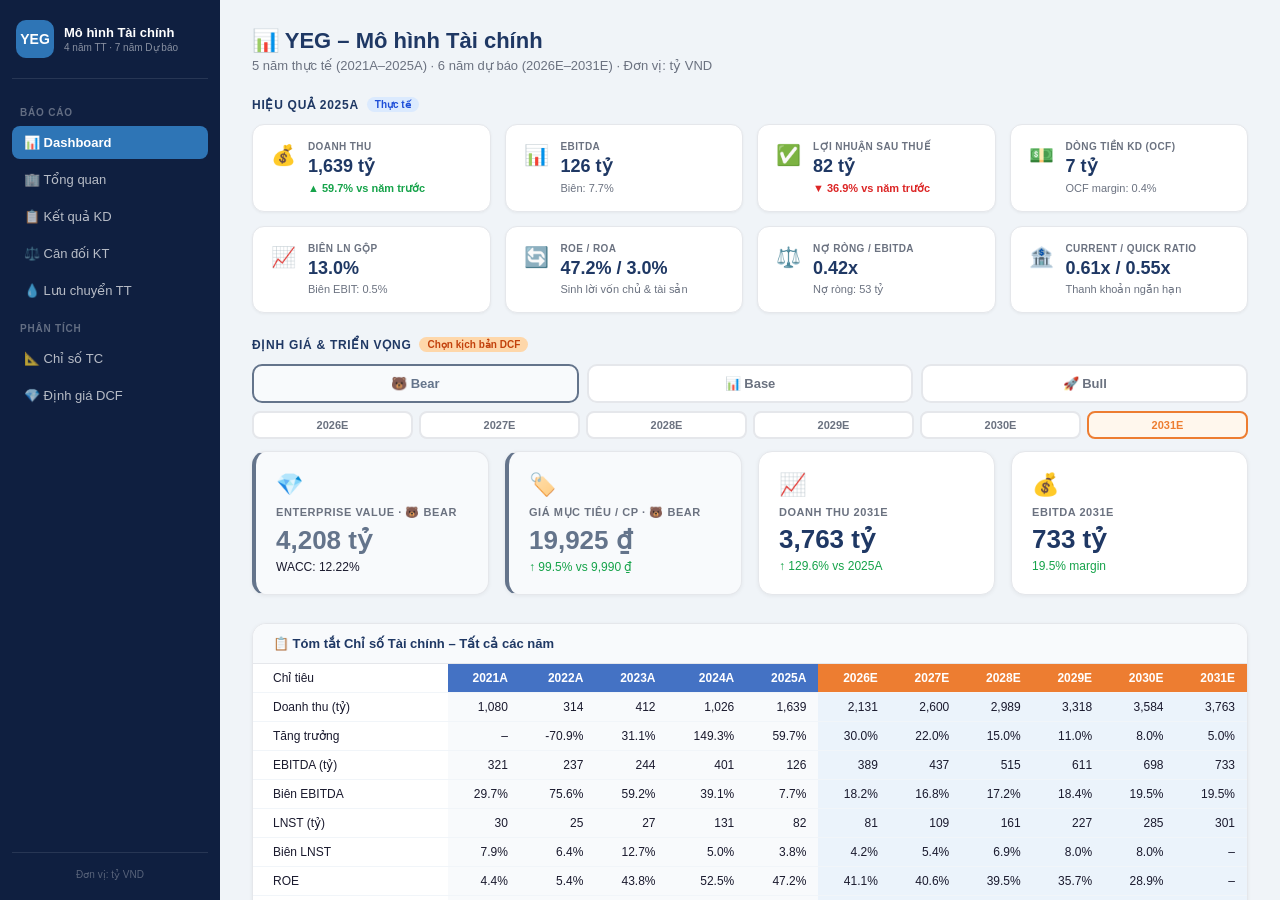
<file: YEG/YEG.html>
<!DOCTYPE html>
<html lang="vi">
<head>
<meta charset="UTF-8">
<meta name="viewport" content="width=device-width, initial-scale=1.0">
<title>YEG – Mô hình Tài chính</title>

<script>/**
 * Skipped minification because the original files appears to be already minified.
 * Original file: /npm/chart.js@4.4.0/dist/chart.umd.js
 *
 * Do NOT use SRI with dynamically generated files! More information: https://www.jsdelivr.com/using-sri-with-dynamic-files
 */
/*!
 * Chart.js v4.4.0
 * https://www.chartjs.org
 * (c) 2023 Chart.js Contributors
 * Released under the MIT License
 */
!function(t,e){"object"==typeof exports&&"undefined"!=typeof module?module.exports=e():"function"==typeof define&&define.amd?define(e):(t="undefined"!=typeof globalThis?globalThis:t||self).Chart=e()}(this,(function(){"use strict";var t=Object.freeze({__proto__:null,get Colors(){return Go},get Decimation(){return Qo},get Filler(){return ma},get Legend(){return ya},get SubTitle(){return ka},get Title(){return Ma},get Tooltip(){return Ba}});function e(){}const i=(()=>{let t=0;return()=>t++})();function s(t){return null==t}function n(t){if(Array.isArray&&Array.isArray(t))return!0;const e=Object.prototype.toString.call(t);return"[object"===e.slice(0,7)&&"Array]"===e.slice(-6)}function o(t){return null!==t&&"[object Object]"===Object.prototype.toString.call(t)}function a(t){return("number"==typeof t||t instanceof Number)&&isFinite(+t)}function r(t,e){return a(t)?t:e}function l(t,e){return void 0===t?e:t}const h=(t,e)=>"string"==typeof t&&t.endsWith("%")?parseFloat(t)/100:+t/e,c=(t,e)=>"string"==typeof t&&t.endsWith("%")?parseFloat(t)/100*e:+t;function d(t,e,i){if(t&&"function"==typeof t.call)return t.apply(i,e)}function u(t,e,i,s){let a,r,l;if(n(t))if(r=t.length,s)for(a=r-1;a>=0;a--)e.call(i,t[a],a);else for(a=0;a<r;a++)e.call(i,t[a],a);else if(o(t))for(l=Object.keys(t),r=l.length,a=0;a<r;a++)e.call(i,t[l[a]],l[a])}function f(t,e){let i,s,n,o;if(!t||!e||t.length!==e.length)return!1;for(i=0,s=t.length;i<s;++i)if(n=t[i],o=e[i],n.datasetIndex!==o.datasetIndex||n.index!==o.index)return!1;return!0}function g(t){if(n(t))return t.map(g);if(o(t)){const e=Object.create(null),i=Object.keys(t),s=i.length;let n=0;for(;n<s;++n)e[i[n]]=g(t[i[n]]);return e}return t}function p(t){return-1===["__proto__","prototype","constructor"].indexOf(t)}function m(t,e,i,s){if(!p(t))return;const n=e[t],a=i[t];o(n)&&o(a)?b(n,a,s):e[t]=g(a)}function b(t,e,i){const s=n(e)?e:[e],a=s.length;if(!o(t))return t;const r=(i=i||{}).merger||m;let l;for(let e=0;e<a;++e){if(l=s[e],!o(l))continue;const n=Object.keys(l);for(let e=0,s=n.length;e<s;++e)r(n[e],t,l,i)}return t}function x(t,e){return b(t,e,{merger:_})}function _(t,e,i){if(!p(t))return;const s=e[t],n=i[t];o(s)&&o(n)?x(s,n):Object.prototype.hasOwnProperty.call(e,t)||(e[t]=g(n))}const y={"":t=>t,x:t=>t.x,y:t=>t.y};function v(t){const e=t.split("."),i=[];let s="";for(const t of e)s+=t,s.endsWith("\\")?s=s.slice(0,-1)+".":(i.push(s),s="");return i}function M(t,e){const i=y[e]||(y[e]=function(t){const e=v(t);return t=>{for(const i of e){if(""===i)break;t=t&&t[i]}return t}}(e));return i(t)}function w(t){return t.charAt(0).toUpperCase()+t.slice(1)}const k=t=>void 0!==t,S=t=>"function"==typeof t,P=(t,e)=>{if(t.size!==e.size)return!1;for(const i of t)if(!e.has(i))return!1;return!0};function D(t){return"mouseup"===t.type||"click"===t.type||"contextmenu"===t.type}const C=Math.PI,O=2*C,A=O+C,T=Number.POSITIVE_INFINITY,L=C/180,E=C/2,R=C/4,I=2*C/3,z=Math.log10,F=Math.sign;function V(t,e,i){return Math.abs(t-e)<i}function B(t){const e=Math.round(t);t=V(t,e,t/1e3)?e:t;const i=Math.pow(10,Math.floor(z(t))),s=t/i;return(s<=1?1:s<=2?2:s<=5?5:10)*i}function W(t){const e=[],i=Math.sqrt(t);let s;for(s=1;s<i;s++)t%s==0&&(e.push(s),e.push(t/s));return i===(0|i)&&e.push(i),e.sort(((t,e)=>t-e)).pop(),e}function N(t){return!isNaN(parseFloat(t))&&isFinite(t)}function H(t,e){const i=Math.round(t);return i-e<=t&&i+e>=t}function j(t,e,i){let s,n,o;for(s=0,n=t.length;s<n;s++)o=t[s][i],isNaN(o)||(e.min=Math.min(e.min,o),e.max=Math.max(e.max,o))}function $(t){return t*(C/180)}function Y(t){return t*(180/C)}function U(t){if(!a(t))return;let e=1,i=0;for(;Math.round(t*e)/e!==t;)e*=10,i++;return i}function X(t,e){const i=e.x-t.x,s=e.y-t.y,n=Math.sqrt(i*i+s*s);let o=Math.atan2(s,i);return o<-.5*C&&(o+=O),{angle:o,distance:n}}function q(t,e){return Math.sqrt(Math.pow(e.x-t.x,2)+Math.pow(e.y-t.y,2))}function K(t,e){return(t-e+A)%O-C}function G(t){return(t%O+O)%O}function Z(t,e,i,s){const n=G(t),o=G(e),a=G(i),r=G(o-n),l=G(a-n),h=G(n-o),c=G(n-a);return n===o||n===a||s&&o===a||r>l&&h<c}function J(t,e,i){return Math.max(e,Math.min(i,t))}function Q(t){return J(t,-32768,32767)}function tt(t,e,i,s=1e-6){return t>=Math.min(e,i)-s&&t<=Math.max(e,i)+s}function et(t,e,i){i=i||(i=>t[i]<e);let s,n=t.length-1,o=0;for(;n-o>1;)s=o+n>>1,i(s)?o=s:n=s;return{lo:o,hi:n}}const it=(t,e,i,s)=>et(t,i,s?s=>{const n=t[s][e];return n<i||n===i&&t[s+1][e]===i}:s=>t[s][e]<i),st=(t,e,i)=>et(t,i,(s=>t[s][e]>=i));function nt(t,e,i){let s=0,n=t.length;for(;s<n&&t[s]<e;)s++;for(;n>s&&t[n-1]>i;)n--;return s>0||n<t.length?t.slice(s,n):t}const ot=["push","pop","shift","splice","unshift"];function at(t,e){t._chartjs?t._chartjs.listeners.push(e):(Object.defineProperty(t,"_chartjs",{configurable:!0,enumerable:!1,value:{listeners:[e]}}),ot.forEach((e=>{const i="_onData"+w(e),s=t[e];Object.defineProperty(t,e,{configurable:!0,enumerable:!1,value(...e){const n=s.apply(this,e);return t._chartjs.listeners.forEach((t=>{"function"==typeof t[i]&&t[i](...e)})),n}})})))}function rt(t,e){const i=t._chartjs;if(!i)return;const s=i.listeners,n=s.indexOf(e);-1!==n&&s.splice(n,1),s.length>0||(ot.forEach((e=>{delete t[e]})),delete t._chartjs)}function lt(t){const e=new Set(t);return e.size===t.length?t:Array.from(e)}const ht="undefined"==typeof window?function(t){return t()}:window.requestAnimationFrame;function ct(t,e){let i=[],s=!1;return function(...n){i=n,s||(s=!0,ht.call(window,(()=>{s=!1,t.apply(e,i)})))}}function dt(t,e){let i;return function(...s){return e?(clearTimeout(i),i=setTimeout(t,e,s)):t.apply(this,s),e}}const ut=t=>"start"===t?"left":"end"===t?"right":"center",ft=(t,e,i)=>"start"===t?e:"end"===t?i:(e+i)/2,gt=(t,e,i,s)=>t===(s?"left":"right")?i:"center"===t?(e+i)/2:e;function pt(t,e,i){const s=e.length;let n=0,o=s;if(t._sorted){const{iScale:a,_parsed:r}=t,l=a.axis,{min:h,max:c,minDefined:d,maxDefined:u}=a.getUserBounds();d&&(n=J(Math.min(it(r,l,h).lo,i?s:it(e,l,a.getPixelForValue(h)).lo),0,s-1)),o=u?J(Math.max(it(r,a.axis,c,!0).hi+1,i?0:it(e,l,a.getPixelForValue(c),!0).hi+1),n,s)-n:s-n}return{start:n,count:o}}function mt(t){const{xScale:e,yScale:i,_scaleRanges:s}=t,n={xmin:e.min,xmax:e.max,ymin:i.min,ymax:i.max};if(!s)return t._scaleRanges=n,!0;const o=s.xmin!==e.min||s.xmax!==e.max||s.ymin!==i.min||s.ymax!==i.max;return Object.assign(s,n),o}class bt{constructor(){this._request=null,this._charts=new Map,this._running=!1,this._lastDate=void 0}_notify(t,e,i,s){const n=e.listeners[s],o=e.duration;n.forEach((s=>s({chart:t,initial:e.initial,numSteps:o,currentStep:Math.min(i-e.start,o)})))}_refresh(){this._request||(this._running=!0,this._request=ht.call(window,(()=>{this._update(),this._request=null,this._running&&this._refresh()})))}_update(t=Date.now()){let e=0;this._charts.forEach(((i,s)=>{if(!i.running||!i.items.length)return;const n=i.items;let o,a=n.length-1,r=!1;for(;a>=0;--a)o=n[a],o._active?(o._total>i.duration&&(i.duration=o._total),o.tick(t),r=!0):(n[a]=n[n.length-1],n.pop());r&&(s.draw(),this._notify(s,i,t,"progress")),n.length||(i.running=!1,this._notify(s,i,t,"complete"),i.initial=!1),e+=n.length})),this._lastDate=t,0===e&&(this._running=!1)}_getAnims(t){const e=this._charts;let i=e.get(t);return i||(i={running:!1,initial:!0,items:[],listeners:{complete:[],progress:[]}},e.set(t,i)),i}listen(t,e,i){this._getAnims(t).listeners[e].push(i)}add(t,e){e&&e.length&&this._getAnims(t).items.push(...e)}has(t){return this._getAnims(t).items.length>0}start(t){const e=this._charts.get(t);e&&(e.running=!0,e.start=Date.now(),e.duration=e.items.reduce(((t,e)=>Math.max(t,e._duration)),0),this._refresh())}running(t){if(!this._running)return!1;const e=this._charts.get(t);return!!(e&&e.running&&e.items.length)}stop(t){const e=this._charts.get(t);if(!e||!e.items.length)return;const i=e.items;let s=i.length-1;for(;s>=0;--s)i[s].cancel();e.items=[],this._notify(t,e,Date.now(),"complete")}remove(t){return this._charts.delete(t)}}var xt=new bt;
/*!
 * @kurkle/color v0.3.2
 * https://github.com/kurkle/color#readme
 * (c) 2023 Jukka Kurkela
 * Released under the MIT License
 */function _t(t){return t+.5|0}const yt=(t,e,i)=>Math.max(Math.min(t,i),e);function vt(t){return yt(_t(2.55*t),0,255)}function Mt(t){return yt(_t(255*t),0,255)}function wt(t){return yt(_t(t/2.55)/100,0,1)}function kt(t){return yt(_t(100*t),0,100)}const St={0:0,1:1,2:2,3:3,4:4,5:5,6:6,7:7,8:8,9:9,A:10,B:11,C:12,D:13,E:14,F:15,a:10,b:11,c:12,d:13,e:14,f:15},Pt=[..."0123456789ABCDEF"],Dt=t=>Pt[15&t],Ct=t=>Pt[(240&t)>>4]+Pt[15&t],Ot=t=>(240&t)>>4==(15&t);function At(t){var e=(t=>Ot(t.r)&&Ot(t.g)&&Ot(t.b)&&Ot(t.a))(t)?Dt:Ct;return t?"#"+e(t.r)+e(t.g)+e(t.b)+((t,e)=>t<255?e(t):"")(t.a,e):void 0}const Tt=/^(hsla?|hwb|hsv)\(\s*([-+.e\d]+)(?:deg)?[\s,]+([-+.e\d]+)%[\s,]+([-+.e\d]+)%(?:[\s,]+([-+.e\d]+)(%)?)?\s*\)$/;function Lt(t,e,i){const s=e*Math.min(i,1-i),n=(e,n=(e+t/30)%12)=>i-s*Math.max(Math.min(n-3,9-n,1),-1);return[n(0),n(8),n(4)]}function Et(t,e,i){const s=(s,n=(s+t/60)%6)=>i-i*e*Math.max(Math.min(n,4-n,1),0);return[s(5),s(3),s(1)]}function Rt(t,e,i){const s=Lt(t,1,.5);let n;for(e+i>1&&(n=1/(e+i),e*=n,i*=n),n=0;n<3;n++)s[n]*=1-e-i,s[n]+=e;return s}function It(t){const e=t.r/255,i=t.g/255,s=t.b/255,n=Math.max(e,i,s),o=Math.min(e,i,s),a=(n+o)/2;let r,l,h;return n!==o&&(h=n-o,l=a>.5?h/(2-n-o):h/(n+o),r=function(t,e,i,s,n){return t===n?(e-i)/s+(e<i?6:0):e===n?(i-t)/s+2:(t-e)/s+4}(e,i,s,h,n),r=60*r+.5),[0|r,l||0,a]}function zt(t,e,i,s){return(Array.isArray(e)?t(e[0],e[1],e[2]):t(e,i,s)).map(Mt)}function Ft(t,e,i){return zt(Lt,t,e,i)}function Vt(t){return(t%360+360)%360}function Bt(t){const e=Tt.exec(t);let i,s=255;if(!e)return;e[5]!==i&&(s=e[6]?vt(+e[5]):Mt(+e[5]));const n=Vt(+e[2]),o=+e[3]/100,a=+e[4]/100;return i="hwb"===e[1]?function(t,e,i){return zt(Rt,t,e,i)}(n,o,a):"hsv"===e[1]?function(t,e,i){return zt(Et,t,e,i)}(n,o,a):Ft(n,o,a),{r:i[0],g:i[1],b:i[2],a:s}}const Wt={x:"dark",Z:"light",Y:"re",X:"blu",W:"gr",V:"medium",U:"slate",A:"ee",T:"ol",S:"or",B:"ra",C:"lateg",D:"ights",R:"in",Q:"turquois",E:"hi",P:"ro",O:"al",N:"le",M:"de",L:"yello",F:"en",K:"ch",G:"arks",H:"ea",I:"ightg",J:"wh"},Nt={OiceXe:"f0f8ff",antiquewEte:"faebd7",aqua:"ffff",aquamarRe:"7fffd4",azuY:"f0ffff",beige:"f5f5dc",bisque:"ffe4c4",black:"0",blanKedOmond:"ffebcd",Xe:"ff",XeviTet:"8a2be2",bPwn:"a52a2a",burlywood:"deb887",caMtXe:"5f9ea0",KartYuse:"7fff00",KocTate:"d2691e",cSO:"ff7f50",cSnflowerXe:"6495ed",cSnsilk:"fff8dc",crimson:"dc143c",cyan:"ffff",xXe:"8b",xcyan:"8b8b",xgTMnPd:"b8860b",xWay:"a9a9a9",xgYF:"6400",xgYy:"a9a9a9",xkhaki:"bdb76b",xmagFta:"8b008b",xTivegYF:"556b2f",xSange:"ff8c00",xScEd:"9932cc",xYd:"8b0000",xsOmon:"e9967a",xsHgYF:"8fbc8f",xUXe:"483d8b",xUWay:"2f4f4f",xUgYy:"2f4f4f",xQe:"ced1",xviTet:"9400d3",dAppRk:"ff1493",dApskyXe:"bfff",dimWay:"696969",dimgYy:"696969",dodgerXe:"1e90ff",fiYbrick:"b22222",flSOwEte:"fffaf0",foYstWAn:"228b22",fuKsia:"ff00ff",gaRsbSo:"dcdcdc",ghostwEte:"f8f8ff",gTd:"ffd700",gTMnPd:"daa520",Way:"808080",gYF:"8000",gYFLw:"adff2f",gYy:"808080",honeyMw:"f0fff0",hotpRk:"ff69b4",RdianYd:"cd5c5c",Rdigo:"4b0082",ivSy:"fffff0",khaki:"f0e68c",lavFMr:"e6e6fa",lavFMrXsh:"fff0f5",lawngYF:"7cfc00",NmoncEffon:"fffacd",ZXe:"add8e6",ZcSO:"f08080",Zcyan:"e0ffff",ZgTMnPdLw:"fafad2",ZWay:"d3d3d3",ZgYF:"90ee90",ZgYy:"d3d3d3",ZpRk:"ffb6c1",ZsOmon:"ffa07a",ZsHgYF:"20b2aa",ZskyXe:"87cefa",ZUWay:"778899",ZUgYy:"778899",ZstAlXe:"b0c4de",ZLw:"ffffe0",lime:"ff00",limegYF:"32cd32",lRF:"faf0e6",magFta:"ff00ff",maPon:"800000",VaquamarRe:"66cdaa",VXe:"cd",VScEd:"ba55d3",VpurpN:"9370db",VsHgYF:"3cb371",VUXe:"7b68ee",VsprRggYF:"fa9a",VQe:"48d1cc",VviTetYd:"c71585",midnightXe:"191970",mRtcYam:"f5fffa",mistyPse:"ffe4e1",moccasR:"ffe4b5",navajowEte:"ffdead",navy:"80",Tdlace:"fdf5e6",Tive:"808000",TivedBb:"6b8e23",Sange:"ffa500",SangeYd:"ff4500",ScEd:"da70d6",pOegTMnPd:"eee8aa",pOegYF:"98fb98",pOeQe:"afeeee",pOeviTetYd:"db7093",papayawEp:"ffefd5",pHKpuff:"ffdab9",peru:"cd853f",pRk:"ffc0cb",plum:"dda0dd",powMrXe:"b0e0e6",purpN:"800080",YbeccapurpN:"663399",Yd:"ff0000",Psybrown:"bc8f8f",PyOXe:"4169e1",saddNbPwn:"8b4513",sOmon:"fa8072",sandybPwn:"f4a460",sHgYF:"2e8b57",sHshell:"fff5ee",siFna:"a0522d",silver:"c0c0c0",skyXe:"87ceeb",UXe:"6a5acd",UWay:"708090",UgYy:"708090",snow:"fffafa",sprRggYF:"ff7f",stAlXe:"4682b4",tan:"d2b48c",teO:"8080",tEstN:"d8bfd8",tomato:"ff6347",Qe:"40e0d0",viTet:"ee82ee",JHt:"f5deb3",wEte:"ffffff",wEtesmoke:"f5f5f5",Lw:"ffff00",LwgYF:"9acd32"};let Ht;function jt(t){Ht||(Ht=function(){const t={},e=Object.keys(Nt),i=Object.keys(Wt);let s,n,o,a,r;for(s=0;s<e.length;s++){for(a=r=e[s],n=0;n<i.length;n++)o=i[n],r=r.replace(o,Wt[o]);o=parseInt(Nt[a],16),t[r]=[o>>16&255,o>>8&255,255&o]}return t}(),Ht.transparent=[0,0,0,0]);const e=Ht[t.toLowerCase()];return e&&{r:e[0],g:e[1],b:e[2],a:4===e.length?e[3]:255}}const $t=/^rgba?\(\s*([-+.\d]+)(%)?[\s,]+([-+.e\d]+)(%)?[\s,]+([-+.e\d]+)(%)?(?:[\s,/]+([-+.e\d]+)(%)?)?\s*\)$/;const Yt=t=>t<=.0031308?12.92*t:1.055*Math.pow(t,1/2.4)-.055,Ut=t=>t<=.04045?t/12.92:Math.pow((t+.055)/1.055,2.4);function Xt(t,e,i){if(t){let s=It(t);s[e]=Math.max(0,Math.min(s[e]+s[e]*i,0===e?360:1)),s=Ft(s),t.r=s[0],t.g=s[1],t.b=s[2]}}function qt(t,e){return t?Object.assign(e||{},t):t}function Kt(t){var e={r:0,g:0,b:0,a:255};return Array.isArray(t)?t.length>=3&&(e={r:t[0],g:t[1],b:t[2],a:255},t.length>3&&(e.a=Mt(t[3]))):(e=qt(t,{r:0,g:0,b:0,a:1})).a=Mt(e.a),e}function Gt(t){return"r"===t.charAt(0)?function(t){const e=$t.exec(t);let i,s,n,o=255;if(e){if(e[7]!==i){const t=+e[7];o=e[8]?vt(t):yt(255*t,0,255)}return i=+e[1],s=+e[3],n=+e[5],i=255&(e[2]?vt(i):yt(i,0,255)),s=255&(e[4]?vt(s):yt(s,0,255)),n=255&(e[6]?vt(n):yt(n,0,255)),{r:i,g:s,b:n,a:o}}}(t):Bt(t)}class Zt{constructor(t){if(t instanceof Zt)return t;const e=typeof t;let i;var s,n,o;"object"===e?i=Kt(t):"string"===e&&(o=(s=t).length,"#"===s[0]&&(4===o||5===o?n={r:255&17*St[s[1]],g:255&17*St[s[2]],b:255&17*St[s[3]],a:5===o?17*St[s[4]]:255}:7!==o&&9!==o||(n={r:St[s[1]]<<4|St[s[2]],g:St[s[3]]<<4|St[s[4]],b:St[s[5]]<<4|St[s[6]],a:9===o?St[s[7]]<<4|St[s[8]]:255})),i=n||jt(t)||Gt(t)),this._rgb=i,this._valid=!!i}get valid(){return this._valid}get rgb(){var t=qt(this._rgb);return t&&(t.a=wt(t.a)),t}set rgb(t){this._rgb=Kt(t)}rgbString(){return this._valid?(t=this._rgb)&&(t.a<255?`rgba(${t.r}, ${t.g}, ${t.b}, ${wt(t.a)})`:`rgb(${t.r}, ${t.g}, ${t.b})`):void 0;var t}hexString(){return this._valid?At(this._rgb):void 0}hslString(){return this._valid?function(t){if(!t)return;const e=It(t),i=e[0],s=kt(e[1]),n=kt(e[2]);return t.a<255?`hsla(${i}, ${s}%, ${n}%, ${wt(t.a)})`:`hsl(${i}, ${s}%, ${n}%)`}(this._rgb):void 0}mix(t,e){if(t){const i=this.rgb,s=t.rgb;let n;const o=e===n?.5:e,a=2*o-1,r=i.a-s.a,l=((a*r==-1?a:(a+r)/(1+a*r))+1)/2;n=1-l,i.r=255&l*i.r+n*s.r+.5,i.g=255&l*i.g+n*s.g+.5,i.b=255&l*i.b+n*s.b+.5,i.a=o*i.a+(1-o)*s.a,this.rgb=i}return this}interpolate(t,e){return t&&(this._rgb=function(t,e,i){const s=Ut(wt(t.r)),n=Ut(wt(t.g)),o=Ut(wt(t.b));return{r:Mt(Yt(s+i*(Ut(wt(e.r))-s))),g:Mt(Yt(n+i*(Ut(wt(e.g))-n))),b:Mt(Yt(o+i*(Ut(wt(e.b))-o))),a:t.a+i*(e.a-t.a)}}(this._rgb,t._rgb,e)),this}clone(){return new Zt(this.rgb)}alpha(t){return this._rgb.a=Mt(t),this}clearer(t){return this._rgb.a*=1-t,this}greyscale(){const t=this._rgb,e=_t(.3*t.r+.59*t.g+.11*t.b);return t.r=t.g=t.b=e,this}opaquer(t){return this._rgb.a*=1+t,this}negate(){const t=this._rgb;return t.r=255-t.r,t.g=255-t.g,t.b=255-t.b,this}lighten(t){return Xt(this._rgb,2,t),this}darken(t){return Xt(this._rgb,2,-t),this}saturate(t){return Xt(this._rgb,1,t),this}desaturate(t){return Xt(this._rgb,1,-t),this}rotate(t){return function(t,e){var i=It(t);i[0]=Vt(i[0]+e),i=Ft(i),t.r=i[0],t.g=i[1],t.b=i[2]}(this._rgb,t),this}}function Jt(t){if(t&&"object"==typeof t){const e=t.toString();return"[object CanvasPattern]"===e||"[object CanvasGradient]"===e}return!1}function Qt(t){return Jt(t)?t:new Zt(t)}function te(t){return Jt(t)?t:new Zt(t).saturate(.5).darken(.1).hexString()}const ee=["x","y","borderWidth","radius","tension"],ie=["color","borderColor","backgroundColor"];const se=new Map;function ne(t,e,i){return function(t,e){e=e||{};const i=t+JSON.stringify(e);let s=se.get(i);return s||(s=new Intl.NumberFormat(t,e),se.set(i,s)),s}(e,i).format(t)}const oe={values:t=>n(t)?t:""+t,numeric(t,e,i){if(0===t)return"0";const s=this.chart.options.locale;let n,o=t;if(i.length>1){const e=Math.max(Math.abs(i[0].value),Math.abs(i[i.length-1].value));(e<1e-4||e>1e15)&&(n="scientific"),o=function(t,e){let i=e.length>3?e[2].value-e[1].value:e[1].value-e[0].value;Math.abs(i)>=1&&t!==Math.floor(t)&&(i=t-Math.floor(t));return i}(t,i)}const a=z(Math.abs(o)),r=isNaN(a)?1:Math.max(Math.min(-1*Math.floor(a),20),0),l={notation:n,minimumFractionDigits:r,maximumFractionDigits:r};return Object.assign(l,this.options.ticks.format),ne(t,s,l)},logarithmic(t,e,i){if(0===t)return"0";const s=i[e].significand||t/Math.pow(10,Math.floor(z(t)));return[1,2,3,5,10,15].includes(s)||e>.8*i.length?oe.numeric.call(this,t,e,i):""}};var ae={formatters:oe};const re=Object.create(null),le=Object.create(null);function he(t,e){if(!e)return t;const i=e.split(".");for(let e=0,s=i.length;e<s;++e){const s=i[e];t=t[s]||(t[s]=Object.create(null))}return t}function ce(t,e,i){return"string"==typeof e?b(he(t,e),i):b(he(t,""),e)}class de{constructor(t,e){this.animation=void 0,this.backgroundColor="rgba(0,0,0,0.1)",this.borderColor="rgba(0,0,0,0.1)",this.color="#666",this.datasets={},this.devicePixelRatio=t=>t.chart.platform.getDevicePixelRatio(),this.elements={},this.events=["mousemove","mouseout","click","touchstart","touchmove"],this.font={family:"'Helvetica Neue', 'Helvetica', 'Arial', sans-serif",size:12,style:"normal",lineHeight:1.2,weight:null},this.hover={},this.hoverBackgroundColor=(t,e)=>te(e.backgroundColor),this.hoverBorderColor=(t,e)=>te(e.borderColor),this.hoverColor=(t,e)=>te(e.color),this.indexAxis="x",this.interaction={mode:"nearest",intersect:!0,includeInvisible:!1},this.maintainAspectRatio=!0,this.onHover=null,this.onClick=null,this.parsing=!0,this.plugins={},this.responsive=!0,this.scale=void 0,this.scales={},this.showLine=!0,this.drawActiveElementsOnTop=!0,this.describe(t),this.apply(e)}set(t,e){return ce(this,t,e)}get(t){return he(this,t)}describe(t,e){return ce(le,t,e)}override(t,e){return ce(re,t,e)}route(t,e,i,s){const n=he(this,t),a=he(this,i),r="_"+e;Object.defineProperties(n,{[r]:{value:n[e],writable:!0},[e]:{enumerable:!0,get(){const t=this[r],e=a[s];return o(t)?Object.assign({},e,t):l(t,e)},set(t){this[r]=t}}})}apply(t){t.forEach((t=>t(this)))}}var ue=new de({_scriptable:t=>!t.startsWith("on"),_indexable:t=>"events"!==t,hover:{_fallback:"interaction"},interaction:{_scriptable:!1,_indexable:!1}},[function(t){t.set("animation",{delay:void 0,duration:1e3,easing:"easeOutQuart",fn:void 0,from:void 0,loop:void 0,to:void 0,type:void 0}),t.describe("animation",{_fallback:!1,_indexable:!1,_scriptable:t=>"onProgress"!==t&&"onComplete"!==t&&"fn"!==t}),t.set("animations",{colors:{type:"color",properties:ie},numbers:{type:"number",properties:ee}}),t.describe("animations",{_fallback:"animation"}),t.set("transitions",{active:{animation:{duration:400}},resize:{animation:{duration:0}},show:{animations:{colors:{from:"transparent"},visible:{type:"boolean",duration:0}}},hide:{animations:{colors:{to:"transparent"},visible:{type:"boolean",easing:"linear",fn:t=>0|t}}}})},function(t){t.set("layout",{autoPadding:!0,padding:{top:0,right:0,bottom:0,left:0}})},function(t){t.set("scale",{display:!0,offset:!1,reverse:!1,beginAtZero:!1,bounds:"ticks",clip:!0,grace:0,grid:{display:!0,lineWidth:1,drawOnChartArea:!0,drawTicks:!0,tickLength:8,tickWidth:(t,e)=>e.lineWidth,tickColor:(t,e)=>e.color,offset:!1},border:{display:!0,dash:[],dashOffset:0,width:1},title:{display:!1,text:"",padding:{top:4,bottom:4}},ticks:{minRotation:0,maxRotation:50,mirror:!1,textStrokeWidth:0,textStrokeColor:"",padding:3,display:!0,autoSkip:!0,autoSkipPadding:3,labelOffset:0,callback:ae.formatters.values,minor:{},major:{},align:"center",crossAlign:"near",showLabelBackdrop:!1,backdropColor:"rgba(255, 255, 255, 0.75)",backdropPadding:2}}),t.route("scale.ticks","color","","color"),t.route("scale.grid","color","","borderColor"),t.route("scale.border","color","","borderColor"),t.route("scale.title","color","","color"),t.describe("scale",{_fallback:!1,_scriptable:t=>!t.startsWith("before")&&!t.startsWith("after")&&"callback"!==t&&"parser"!==t,_indexable:t=>"borderDash"!==t&&"tickBorderDash"!==t&&"dash"!==t}),t.describe("scales",{_fallback:"scale"}),t.describe("scale.ticks",{_scriptable:t=>"backdropPadding"!==t&&"callback"!==t,_indexable:t=>"backdropPadding"!==t})}]);function fe(){return"undefined"!=typeof window&&"undefined"!=typeof document}function ge(t){let e=t.parentNode;return e&&"[object ShadowRoot]"===e.toString()&&(e=e.host),e}function pe(t,e,i){let s;return"string"==typeof t?(s=parseInt(t,10),-1!==t.indexOf("%")&&(s=s/100*e.parentNode[i])):s=t,s}const me=t=>t.ownerDocument.defaultView.getComputedStyle(t,null);function be(t,e){return me(t).getPropertyValue(e)}const xe=["top","right","bottom","left"];function _e(t,e,i){const s={};i=i?"-"+i:"";for(let n=0;n<4;n++){const o=xe[n];s[o]=parseFloat(t[e+"-"+o+i])||0}return s.width=s.left+s.right,s.height=s.top+s.bottom,s}const ye=(t,e,i)=>(t>0||e>0)&&(!i||!i.shadowRoot);function ve(t,e){if("native"in t)return t;const{canvas:i,currentDevicePixelRatio:s}=e,n=me(i),o="border-box"===n.boxSizing,a=_e(n,"padding"),r=_e(n,"border","width"),{x:l,y:h,box:c}=function(t,e){const i=t.touches,s=i&&i.length?i[0]:t,{offsetX:n,offsetY:o}=s;let a,r,l=!1;if(ye(n,o,t.target))a=n,r=o;else{const t=e.getBoundingClientRect();a=s.clientX-t.left,r=s.clientY-t.top,l=!0}return{x:a,y:r,box:l}}(t,i),d=a.left+(c&&r.left),u=a.top+(c&&r.top);let{width:f,height:g}=e;return o&&(f-=a.width+r.width,g-=a.height+r.height),{x:Math.round((l-d)/f*i.width/s),y:Math.round((h-u)/g*i.height/s)}}const Me=t=>Math.round(10*t)/10;function we(t,e,i,s){const n=me(t),o=_e(n,"margin"),a=pe(n.maxWidth,t,"clientWidth")||T,r=pe(n.maxHeight,t,"clientHeight")||T,l=function(t,e,i){let s,n;if(void 0===e||void 0===i){const o=ge(t);if(o){const t=o.getBoundingClientRect(),a=me(o),r=_e(a,"border","width"),l=_e(a,"padding");e=t.width-l.width-r.width,i=t.height-l.height-r.height,s=pe(a.maxWidth,o,"clientWidth"),n=pe(a.maxHeight,o,"clientHeight")}else e=t.clientWidth,i=t.clientHeight}return{width:e,height:i,maxWidth:s||T,maxHeight:n||T}}(t,e,i);let{width:h,height:c}=l;if("content-box"===n.boxSizing){const t=_e(n,"border","width"),e=_e(n,"padding");h-=e.width+t.width,c-=e.height+t.height}h=Math.max(0,h-o.width),c=Math.max(0,s?h/s:c-o.height),h=Me(Math.min(h,a,l.maxWidth)),c=Me(Math.min(c,r,l.maxHeight)),h&&!c&&(c=Me(h/2));return(void 0!==e||void 0!==i)&&s&&l.height&&c>l.height&&(c=l.height,h=Me(Math.floor(c*s))),{width:h,height:c}}function ke(t,e,i){const s=e||1,n=Math.floor(t.height*s),o=Math.floor(t.width*s);t.height=Math.floor(t.height),t.width=Math.floor(t.width);const a=t.canvas;return a.style&&(i||!a.style.height&&!a.style.width)&&(a.style.height=`${t.height}px`,a.style.width=`${t.width}px`),(t.currentDevicePixelRatio!==s||a.height!==n||a.width!==o)&&(t.currentDevicePixelRatio=s,a.height=n,a.width=o,t.ctx.setTransform(s,0,0,s,0,0),!0)}const Se=function(){let t=!1;try{const e={get passive(){return t=!0,!1}};window.addEventListener("test",null,e),window.removeEventListener("test",null,e)}catch(t){}return t}();function Pe(t,e){const i=be(t,e),s=i&&i.match(/^(\d+)(\.\d+)?px$/);return s?+s[1]:void 0}function De(t){return!t||s(t.size)||s(t.family)?null:(t.style?t.style+" ":"")+(t.weight?t.weight+" ":"")+t.size+"px "+t.family}function Ce(t,e,i,s,n){let o=e[n];return o||(o=e[n]=t.measureText(n).width,i.push(n)),o>s&&(s=o),s}function Oe(t,e,i,s){let o=(s=s||{}).data=s.data||{},a=s.garbageCollect=s.garbageCollect||[];s.font!==e&&(o=s.data={},a=s.garbageCollect=[],s.font=e),t.save(),t.font=e;let r=0;const l=i.length;let h,c,d,u,f;for(h=0;h<l;h++)if(u=i[h],null==u||n(u)){if(n(u))for(c=0,d=u.length;c<d;c++)f=u[c],null==f||n(f)||(r=Ce(t,o,a,r,f))}else r=Ce(t,o,a,r,u);t.restore();const g=a.length/2;if(g>i.length){for(h=0;h<g;h++)delete o[a[h]];a.splice(0,g)}return r}function Ae(t,e,i){const s=t.currentDevicePixelRatio,n=0!==i?Math.max(i/2,.5):0;return Math.round((e-n)*s)/s+n}function Te(t,e){(e=e||t.getContext("2d")).save(),e.resetTransform(),e.clearRect(0,0,t.width,t.height),e.restore()}function Le(t,e,i,s){Ee(t,e,i,s,null)}function Ee(t,e,i,s,n){let o,a,r,l,h,c,d,u;const f=e.pointStyle,g=e.rotation,p=e.radius;let m=(g||0)*L;if(f&&"object"==typeof f&&(o=f.toString(),"[object HTMLImageElement]"===o||"[object HTMLCanvasElement]"===o))return t.save(),t.translate(i,s),t.rotate(m),t.drawImage(f,-f.width/2,-f.height/2,f.width,f.height),void t.restore();if(!(isNaN(p)||p<=0)){switch(t.beginPath(),f){default:n?t.ellipse(i,s,n/2,p,0,0,O):t.arc(i,s,p,0,O),t.closePath();break;case"triangle":c=n?n/2:p,t.moveTo(i+Math.sin(m)*c,s-Math.cos(m)*p),m+=I,t.lineTo(i+Math.sin(m)*c,s-Math.cos(m)*p),m+=I,t.lineTo(i+Math.sin(m)*c,s-Math.cos(m)*p),t.closePath();break;case"rectRounded":h=.516*p,l=p-h,a=Math.cos(m+R)*l,d=Math.cos(m+R)*(n?n/2-h:l),r=Math.sin(m+R)*l,u=Math.sin(m+R)*(n?n/2-h:l),t.arc(i-d,s-r,h,m-C,m-E),t.arc(i+u,s-a,h,m-E,m),t.arc(i+d,s+r,h,m,m+E),t.arc(i-u,s+a,h,m+E,m+C),t.closePath();break;case"rect":if(!g){l=Math.SQRT1_2*p,c=n?n/2:l,t.rect(i-c,s-l,2*c,2*l);break}m+=R;case"rectRot":d=Math.cos(m)*(n?n/2:p),a=Math.cos(m)*p,r=Math.sin(m)*p,u=Math.sin(m)*(n?n/2:p),t.moveTo(i-d,s-r),t.lineTo(i+u,s-a),t.lineTo(i+d,s+r),t.lineTo(i-u,s+a),t.closePath();break;case"crossRot":m+=R;case"cross":d=Math.cos(m)*(n?n/2:p),a=Math.cos(m)*p,r=Math.sin(m)*p,u=Math.sin(m)*(n?n/2:p),t.moveTo(i-d,s-r),t.lineTo(i+d,s+r),t.moveTo(i+u,s-a),t.lineTo(i-u,s+a);break;case"star":d=Math.cos(m)*(n?n/2:p),a=Math.cos(m)*p,r=Math.sin(m)*p,u=Math.sin(m)*(n?n/2:p),t.moveTo(i-d,s-r),t.lineTo(i+d,s+r),t.moveTo(i+u,s-a),t.lineTo(i-u,s+a),m+=R,d=Math.cos(m)*(n?n/2:p),a=Math.cos(m)*p,r=Math.sin(m)*p,u=Math.sin(m)*(n?n/2:p),t.moveTo(i-d,s-r),t.lineTo(i+d,s+r),t.moveTo(i+u,s-a),t.lineTo(i-u,s+a);break;case"line":a=n?n/2:Math.cos(m)*p,r=Math.sin(m)*p,t.moveTo(i-a,s-r),t.lineTo(i+a,s+r);break;case"dash":t.moveTo(i,s),t.lineTo(i+Math.cos(m)*(n?n/2:p),s+Math.sin(m)*p);break;case!1:t.closePath()}t.fill(),e.borderWidth>0&&t.stroke()}}function Re(t,e,i){return i=i||.5,!e||t&&t.x>e.left-i&&t.x<e.right+i&&t.y>e.top-i&&t.y<e.bottom+i}function Ie(t,e){t.save(),t.beginPath(),t.rect(e.left,e.top,e.right-e.left,e.bottom-e.top),t.clip()}function ze(t){t.restore()}function Fe(t,e,i,s,n){if(!e)return t.lineTo(i.x,i.y);if("middle"===n){const s=(e.x+i.x)/2;t.lineTo(s,e.y),t.lineTo(s,i.y)}else"after"===n!=!!s?t.lineTo(e.x,i.y):t.lineTo(i.x,e.y);t.lineTo(i.x,i.y)}function Ve(t,e,i,s){if(!e)return t.lineTo(i.x,i.y);t.bezierCurveTo(s?e.cp1x:e.cp2x,s?e.cp1y:e.cp2y,s?i.cp2x:i.cp1x,s?i.cp2y:i.cp1y,i.x,i.y)}function Be(t,e,i,s,n){if(n.strikethrough||n.underline){const o=t.measureText(s),a=e-o.actualBoundingBoxLeft,r=e+o.actualBoundingBoxRight,l=i-o.actualBoundingBoxAscent,h=i+o.actualBoundingBoxDescent,c=n.strikethrough?(l+h)/2:h;t.strokeStyle=t.fillStyle,t.beginPath(),t.lineWidth=n.decorationWidth||2,t.moveTo(a,c),t.lineTo(r,c),t.stroke()}}function We(t,e){const i=t.fillStyle;t.fillStyle=e.color,t.fillRect(e.left,e.top,e.width,e.height),t.fillStyle=i}function Ne(t,e,i,o,a,r={}){const l=n(e)?e:[e],h=r.strokeWidth>0&&""!==r.strokeColor;let c,d;for(t.save(),t.font=a.string,function(t,e){e.translation&&t.translate(e.translation[0],e.translation[1]),s(e.rotation)||t.rotate(e.rotation),e.color&&(t.fillStyle=e.color),e.textAlign&&(t.textAlign=e.textAlign),e.textBaseline&&(t.textBaseline=e.textBaseline)}(t,r),c=0;c<l.length;++c)d=l[c],r.backdrop&&We(t,r.backdrop),h&&(r.strokeColor&&(t.strokeStyle=r.strokeColor),s(r.strokeWidth)||(t.lineWidth=r.strokeWidth),t.strokeText(d,i,o,r.maxWidth)),t.fillText(d,i,o,r.maxWidth),Be(t,i,o,d,r),o+=Number(a.lineHeight);t.restore()}function He(t,e){const{x:i,y:s,w:n,h:o,radius:a}=e;t.arc(i+a.topLeft,s+a.topLeft,a.topLeft,1.5*C,C,!0),t.lineTo(i,s+o-a.bottomLeft),t.arc(i+a.bottomLeft,s+o-a.bottomLeft,a.bottomLeft,C,E,!0),t.lineTo(i+n-a.bottomRight,s+o),t.arc(i+n-a.bottomRight,s+o-a.bottomRight,a.bottomRight,E,0,!0),t.lineTo(i+n,s+a.topRight),t.arc(i+n-a.topRight,s+a.topRight,a.topRight,0,-E,!0),t.lineTo(i+a.topLeft,s)}function je(t,e=[""],i,s,n=(()=>t[0])){const o=i||t;void 0===s&&(s=ti("_fallback",t));const a={[Symbol.toStringTag]:"Object",_cacheable:!0,_scopes:t,_rootScopes:o,_fallback:s,_getTarget:n,override:i=>je([i,...t],e,o,s)};return new Proxy(a,{deleteProperty:(e,i)=>(delete e[i],delete e._keys,delete t[0][i],!0),get:(i,s)=>qe(i,s,(()=>function(t,e,i,s){let n;for(const o of e)if(n=ti(Ue(o,t),i),void 0!==n)return Xe(t,n)?Je(i,s,t,n):n}(s,e,t,i))),getOwnPropertyDescriptor:(t,e)=>Reflect.getOwnPropertyDescriptor(t._scopes[0],e),getPrototypeOf:()=>Reflect.getPrototypeOf(t[0]),has:(t,e)=>ei(t).includes(e),ownKeys:t=>ei(t),set(t,e,i){const s=t._storage||(t._storage=n());return t[e]=s[e]=i,delete t._keys,!0}})}function $e(t,e,i,s){const a={_cacheable:!1,_proxy:t,_context:e,_subProxy:i,_stack:new Set,_descriptors:Ye(t,s),setContext:e=>$e(t,e,i,s),override:n=>$e(t.override(n),e,i,s)};return new Proxy(a,{deleteProperty:(e,i)=>(delete e[i],delete t[i],!0),get:(t,e,i)=>qe(t,e,(()=>function(t,e,i){const{_proxy:s,_context:a,_subProxy:r,_descriptors:l}=t;let h=s[e];S(h)&&l.isScriptable(e)&&(h=function(t,e,i,s){const{_proxy:n,_context:o,_subProxy:a,_stack:r}=i;if(r.has(t))throw new Error("Recursion detected: "+Array.from(r).join("->")+"->"+t);r.add(t);let l=e(o,a||s);r.delete(t),Xe(t,l)&&(l=Je(n._scopes,n,t,l));return l}(e,h,t,i));n(h)&&h.length&&(h=function(t,e,i,s){const{_proxy:n,_context:a,_subProxy:r,_descriptors:l}=i;if(void 0!==a.index&&s(t))return e[a.index%e.length];if(o(e[0])){const i=e,s=n._scopes.filter((t=>t!==i));e=[];for(const o of i){const i=Je(s,n,t,o);e.push($e(i,a,r&&r[t],l))}}return e}(e,h,t,l.isIndexable));Xe(e,h)&&(h=$e(h,a,r&&r[e],l));return h}(t,e,i))),getOwnPropertyDescriptor:(e,i)=>e._descriptors.allKeys?Reflect.has(t,i)?{enumerable:!0,configurable:!0}:void 0:Reflect.getOwnPropertyDescriptor(t,i),getPrototypeOf:()=>Reflect.getPrototypeOf(t),has:(e,i)=>Reflect.has(t,i),ownKeys:()=>Reflect.ownKeys(t),set:(e,i,s)=>(t[i]=s,delete e[i],!0)})}function Ye(t,e={scriptable:!0,indexable:!0}){const{_scriptable:i=e.scriptable,_indexable:s=e.indexable,_allKeys:n=e.allKeys}=t;return{allKeys:n,scriptable:i,indexable:s,isScriptable:S(i)?i:()=>i,isIndexable:S(s)?s:()=>s}}const Ue=(t,e)=>t?t+w(e):e,Xe=(t,e)=>o(e)&&"adapters"!==t&&(null===Object.getPrototypeOf(e)||e.constructor===Object);function qe(t,e,i){if(Object.prototype.hasOwnProperty.call(t,e))return t[e];const s=i();return t[e]=s,s}function Ke(t,e,i){return S(t)?t(e,i):t}const Ge=(t,e)=>!0===t?e:"string"==typeof t?M(e,t):void 0;function Ze(t,e,i,s,n){for(const o of e){const e=Ge(i,o);if(e){t.add(e);const o=Ke(e._fallback,i,n);if(void 0!==o&&o!==i&&o!==s)return o}else if(!1===e&&void 0!==s&&i!==s)return null}return!1}function Je(t,e,i,s){const a=e._rootScopes,r=Ke(e._fallback,i,s),l=[...t,...a],h=new Set;h.add(s);let c=Qe(h,l,i,r||i,s);return null!==c&&((void 0===r||r===i||(c=Qe(h,l,r,c,s),null!==c))&&je(Array.from(h),[""],a,r,(()=>function(t,e,i){const s=t._getTarget();e in s||(s[e]={});const a=s[e];if(n(a)&&o(i))return i;return a||{}}(e,i,s))))}function Qe(t,e,i,s,n){for(;i;)i=Ze(t,e,i,s,n);return i}function ti(t,e){for(const i of e){if(!i)continue;const e=i[t];if(void 0!==e)return e}}function ei(t){let e=t._keys;return e||(e=t._keys=function(t){const e=new Set;for(const i of t)for(const t of Object.keys(i).filter((t=>!t.startsWith("_"))))e.add(t);return Array.from(e)}(t._scopes)),e}function ii(t,e,i,s){const{iScale:n}=t,{key:o="r"}=this._parsing,a=new Array(s);let r,l,h,c;for(r=0,l=s;r<l;++r)h=r+i,c=e[h],a[r]={r:n.parse(M(c,o),h)};return a}const si=Number.EPSILON||1e-14,ni=(t,e)=>e<t.length&&!t[e].skip&&t[e],oi=t=>"x"===t?"y":"x";function ai(t,e,i,s){const n=t.skip?e:t,o=e,a=i.skip?e:i,r=q(o,n),l=q(a,o);let h=r/(r+l),c=l/(r+l);h=isNaN(h)?0:h,c=isNaN(c)?0:c;const d=s*h,u=s*c;return{previous:{x:o.x-d*(a.x-n.x),y:o.y-d*(a.y-n.y)},next:{x:o.x+u*(a.x-n.x),y:o.y+u*(a.y-n.y)}}}function ri(t,e="x"){const i=oi(e),s=t.length,n=Array(s).fill(0),o=Array(s);let a,r,l,h=ni(t,0);for(a=0;a<s;++a)if(r=l,l=h,h=ni(t,a+1),l){if(h){const t=h[e]-l[e];n[a]=0!==t?(h[i]-l[i])/t:0}o[a]=r?h?F(n[a-1])!==F(n[a])?0:(n[a-1]+n[a])/2:n[a-1]:n[a]}!function(t,e,i){const s=t.length;let n,o,a,r,l,h=ni(t,0);for(let c=0;c<s-1;++c)l=h,h=ni(t,c+1),l&&h&&(V(e[c],0,si)?i[c]=i[c+1]=0:(n=i[c]/e[c],o=i[c+1]/e[c],r=Math.pow(n,2)+Math.pow(o,2),r<=9||(a=3/Math.sqrt(r),i[c]=n*a*e[c],i[c+1]=o*a*e[c])))}(t,n,o),function(t,e,i="x"){const s=oi(i),n=t.length;let o,a,r,l=ni(t,0);for(let h=0;h<n;++h){if(a=r,r=l,l=ni(t,h+1),!r)continue;const n=r[i],c=r[s];a&&(o=(n-a[i])/3,r[`cp1${i}`]=n-o,r[`cp1${s}`]=c-o*e[h]),l&&(o=(l[i]-n)/3,r[`cp2${i}`]=n+o,r[`cp2${s}`]=c+o*e[h])}}(t,o,e)}function li(t,e,i){return Math.max(Math.min(t,i),e)}function hi(t,e,i,s,n){let o,a,r,l;if(e.spanGaps&&(t=t.filter((t=>!t.skip))),"monotone"===e.cubicInterpolationMode)ri(t,n);else{let i=s?t[t.length-1]:t[0];for(o=0,a=t.length;o<a;++o)r=t[o],l=ai(i,r,t[Math.min(o+1,a-(s?0:1))%a],e.tension),r.cp1x=l.previous.x,r.cp1y=l.previous.y,r.cp2x=l.next.x,r.cp2y=l.next.y,i=r}e.capBezierPoints&&function(t,e){let i,s,n,o,a,r=Re(t[0],e);for(i=0,s=t.length;i<s;++i)a=o,o=r,r=i<s-1&&Re(t[i+1],e),o&&(n=t[i],a&&(n.cp1x=li(n.cp1x,e.left,e.right),n.cp1y=li(n.cp1y,e.top,e.bottom)),r&&(n.cp2x=li(n.cp2x,e.left,e.right),n.cp2y=li(n.cp2y,e.top,e.bottom)))}(t,i)}const ci=t=>0===t||1===t,di=(t,e,i)=>-Math.pow(2,10*(t-=1))*Math.sin((t-e)*O/i),ui=(t,e,i)=>Math.pow(2,-10*t)*Math.sin((t-e)*O/i)+1,fi={linear:t=>t,easeInQuad:t=>t*t,easeOutQuad:t=>-t*(t-2),easeInOutQuad:t=>(t/=.5)<1?.5*t*t:-.5*(--t*(t-2)-1),easeInCubic:t=>t*t*t,easeOutCubic:t=>(t-=1)*t*t+1,easeInOutCubic:t=>(t/=.5)<1?.5*t*t*t:.5*((t-=2)*t*t+2),easeInQuart:t=>t*t*t*t,easeOutQuart:t=>-((t-=1)*t*t*t-1),easeInOutQuart:t=>(t/=.5)<1?.5*t*t*t*t:-.5*((t-=2)*t*t*t-2),easeInQuint:t=>t*t*t*t*t,easeOutQuint:t=>(t-=1)*t*t*t*t+1,easeInOutQuint:t=>(t/=.5)<1?.5*t*t*t*t*t:.5*((t-=2)*t*t*t*t+2),easeInSine:t=>1-Math.cos(t*E),easeOutSine:t=>Math.sin(t*E),easeInOutSine:t=>-.5*(Math.cos(C*t)-1),easeInExpo:t=>0===t?0:Math.pow(2,10*(t-1)),easeOutExpo:t=>1===t?1:1-Math.pow(2,-10*t),easeInOutExpo:t=>ci(t)?t:t<.5?.5*Math.pow(2,10*(2*t-1)):.5*(2-Math.pow(2,-10*(2*t-1))),easeInCirc:t=>t>=1?t:-(Math.sqrt(1-t*t)-1),easeOutCirc:t=>Math.sqrt(1-(t-=1)*t),easeInOutCirc:t=>(t/=.5)<1?-.5*(Math.sqrt(1-t*t)-1):.5*(Math.sqrt(1-(t-=2)*t)+1),easeInElastic:t=>ci(t)?t:di(t,.075,.3),easeOutElastic:t=>ci(t)?t:ui(t,.075,.3),easeInOutElastic(t){const e=.1125;return ci(t)?t:t<.5?.5*di(2*t,e,.45):.5+.5*ui(2*t-1,e,.45)},easeInBack(t){const e=1.70158;return t*t*((e+1)*t-e)},easeOutBack(t){const e=1.70158;return(t-=1)*t*((e+1)*t+e)+1},easeInOutBack(t){let e=1.70158;return(t/=.5)<1?t*t*((1+(e*=1.525))*t-e)*.5:.5*((t-=2)*t*((1+(e*=1.525))*t+e)+2)},easeInBounce:t=>1-fi.easeOutBounce(1-t),easeOutBounce(t){const e=7.5625,i=2.75;return t<1/i?e*t*t:t<2/i?e*(t-=1.5/i)*t+.75:t<2.5/i?e*(t-=2.25/i)*t+.9375:e*(t-=2.625/i)*t+.984375},easeInOutBounce:t=>t<.5?.5*fi.easeInBounce(2*t):.5*fi.easeOutBounce(2*t-1)+.5};function gi(t,e,i,s){return{x:t.x+i*(e.x-t.x),y:t.y+i*(e.y-t.y)}}function pi(t,e,i,s){return{x:t.x+i*(e.x-t.x),y:"middle"===s?i<.5?t.y:e.y:"after"===s?i<1?t.y:e.y:i>0?e.y:t.y}}function mi(t,e,i,s){const n={x:t.cp2x,y:t.cp2y},o={x:e.cp1x,y:e.cp1y},a=gi(t,n,i),r=gi(n,o,i),l=gi(o,e,i),h=gi(a,r,i),c=gi(r,l,i);return gi(h,c,i)}const bi=/^(normal|(\d+(?:\.\d+)?)(px|em|%)?)$/,xi=/^(normal|italic|initial|inherit|unset|(oblique( -?[0-9]?[0-9]deg)?))$/;function _i(t,e){const i=(""+t).match(bi);if(!i||"normal"===i[1])return 1.2*e;switch(t=+i[2],i[3]){case"px":return t;case"%":t/=100}return e*t}const yi=t=>+t||0;function vi(t,e){const i={},s=o(e),n=s?Object.keys(e):e,a=o(t)?s?i=>l(t[i],t[e[i]]):e=>t[e]:()=>t;for(const t of n)i[t]=yi(a(t));return i}function Mi(t){return vi(t,{top:"y",right:"x",bottom:"y",left:"x"})}function wi(t){return vi(t,["topLeft","topRight","bottomLeft","bottomRight"])}function ki(t){const e=Mi(t);return e.width=e.left+e.right,e.height=e.top+e.bottom,e}function Si(t,e){t=t||{},e=e||ue.font;let i=l(t.size,e.size);"string"==typeof i&&(i=parseInt(i,10));let s=l(t.style,e.style);s&&!(""+s).match(xi)&&(console.warn('Invalid font style specified: "'+s+'"'),s=void 0);const n={family:l(t.family,e.family),lineHeight:_i(l(t.lineHeight,e.lineHeight),i),size:i,style:s,weight:l(t.weight,e.weight),string:""};return n.string=De(n),n}function Pi(t,e,i,s){let o,a,r,l=!0;for(o=0,a=t.length;o<a;++o)if(r=t[o],void 0!==r&&(void 0!==e&&"function"==typeof r&&(r=r(e),l=!1),void 0!==i&&n(r)&&(r=r[i%r.length],l=!1),void 0!==r))return s&&!l&&(s.cacheable=!1),r}function Di(t,e,i){const{min:s,max:n}=t,o=c(e,(n-s)/2),a=(t,e)=>i&&0===t?0:t+e;return{min:a(s,-Math.abs(o)),max:a(n,o)}}function Ci(t,e){return Object.assign(Object.create(t),e)}function Oi(t,e,i){return t?function(t,e){return{x:i=>t+t+e-i,setWidth(t){e=t},textAlign:t=>"center"===t?t:"right"===t?"left":"right",xPlus:(t,e)=>t-e,leftForLtr:(t,e)=>t-e}}(e,i):{x:t=>t,setWidth(t){},textAlign:t=>t,xPlus:(t,e)=>t+e,leftForLtr:(t,e)=>t}}function Ai(t,e){let i,s;"ltr"!==e&&"rtl"!==e||(i=t.canvas.style,s=[i.getPropertyValue("direction"),i.getPropertyPriority("direction")],i.setProperty("direction",e,"important"),t.prevTextDirection=s)}function Ti(t,e){void 0!==e&&(delete t.prevTextDirection,t.canvas.style.setProperty("direction",e[0],e[1]))}function Li(t){return"angle"===t?{between:Z,compare:K,normalize:G}:{between:tt,compare:(t,e)=>t-e,normalize:t=>t}}function Ei({start:t,end:e,count:i,loop:s,style:n}){return{start:t%i,end:e%i,loop:s&&(e-t+1)%i==0,style:n}}function Ri(t,e,i){if(!i)return[t];const{property:s,start:n,end:o}=i,a=e.length,{compare:r,between:l,normalize:h}=Li(s),{start:c,end:d,loop:u,style:f}=function(t,e,i){const{property:s,start:n,end:o}=i,{between:a,normalize:r}=Li(s),l=e.length;let h,c,{start:d,end:u,loop:f}=t;if(f){for(d+=l,u+=l,h=0,c=l;h<c&&a(r(e[d%l][s]),n,o);++h)d--,u--;d%=l,u%=l}return u<d&&(u+=l),{start:d,end:u,loop:f,style:t.style}}(t,e,i),g=[];let p,m,b,x=!1,_=null;const y=()=>x||l(n,b,p)&&0!==r(n,b),v=()=>!x||0===r(o,p)||l(o,b,p);for(let t=c,i=c;t<=d;++t)m=e[t%a],m.skip||(p=h(m[s]),p!==b&&(x=l(p,n,o),null===_&&y()&&(_=0===r(p,n)?t:i),null!==_&&v()&&(g.push(Ei({start:_,end:t,loop:u,count:a,style:f})),_=null),i=t,b=p));return null!==_&&g.push(Ei({start:_,end:d,loop:u,count:a,style:f})),g}function Ii(t,e){const i=[],s=t.segments;for(let n=0;n<s.length;n++){const o=Ri(s[n],t.points,e);o.length&&i.push(...o)}return i}function zi(t,e){const i=t.points,s=t.options.spanGaps,n=i.length;if(!n)return[];const o=!!t._loop,{start:a,end:r}=function(t,e,i,s){let n=0,o=e-1;if(i&&!s)for(;n<e&&!t[n].skip;)n++;for(;n<e&&t[n].skip;)n++;for(n%=e,i&&(o+=n);o>n&&t[o%e].skip;)o--;return o%=e,{start:n,end:o}}(i,n,o,s);if(!0===s)return Fi(t,[{start:a,end:r,loop:o}],i,e);return Fi(t,function(t,e,i,s){const n=t.length,o=[];let a,r=e,l=t[e];for(a=e+1;a<=i;++a){const i=t[a%n];i.skip||i.stop?l.skip||(s=!1,o.push({start:e%n,end:(a-1)%n,loop:s}),e=r=i.stop?a:null):(r=a,l.skip&&(e=a)),l=i}return null!==r&&o.push({start:e%n,end:r%n,loop:s}),o}(i,a,r<a?r+n:r,!!t._fullLoop&&0===a&&r===n-1),i,e)}function Fi(t,e,i,s){return s&&s.setContext&&i?function(t,e,i,s){const n=t._chart.getContext(),o=Vi(t.options),{_datasetIndex:a,options:{spanGaps:r}}=t,l=i.length,h=[];let c=o,d=e[0].start,u=d;function f(t,e,s,n){const o=r?-1:1;if(t!==e){for(t+=l;i[t%l].skip;)t-=o;for(;i[e%l].skip;)e+=o;t%l!=e%l&&(h.push({start:t%l,end:e%l,loop:s,style:n}),c=n,d=e%l)}}for(const t of e){d=r?d:t.start;let e,o=i[d%l];for(u=d+1;u<=t.end;u++){const r=i[u%l];e=Vi(s.setContext(Ci(n,{type:"segment",p0:o,p1:r,p0DataIndex:(u-1)%l,p1DataIndex:u%l,datasetIndex:a}))),Bi(e,c)&&f(d,u-1,t.loop,c),o=r,c=e}d<u-1&&f(d,u-1,t.loop,c)}return h}(t,e,i,s):e}function Vi(t){return{backgroundColor:t.backgroundColor,borderCapStyle:t.borderCapStyle,borderDash:t.borderDash,borderDashOffset:t.borderDashOffset,borderJoinStyle:t.borderJoinStyle,borderWidth:t.borderWidth,borderColor:t.borderColor}}function Bi(t,e){if(!e)return!1;const i=[],s=function(t,e){return Jt(e)?(i.includes(e)||i.push(e),i.indexOf(e)):e};return JSON.stringify(t,s)!==JSON.stringify(e,s)}var Wi=Object.freeze({__proto__:null,HALF_PI:E,INFINITY:T,PI:C,PITAU:A,QUARTER_PI:R,RAD_PER_DEG:L,TAU:O,TWO_THIRDS_PI:I,_addGrace:Di,_alignPixel:Ae,_alignStartEnd:ft,_angleBetween:Z,_angleDiff:K,_arrayUnique:lt,_attachContext:$e,_bezierCurveTo:Ve,_bezierInterpolation:mi,_boundSegment:Ri,_boundSegments:Ii,_capitalize:w,_computeSegments:zi,_createResolver:je,_decimalPlaces:U,_deprecated:function(t,e,i,s){void 0!==e&&console.warn(t+': "'+i+'" is deprecated. Please use "'+s+'" instead')},_descriptors:Ye,_elementsEqual:f,_factorize:W,_filterBetween:nt,_getParentNode:ge,_getStartAndCountOfVisiblePoints:pt,_int16Range:Q,_isBetween:tt,_isClickEvent:D,_isDomSupported:fe,_isPointInArea:Re,_limitValue:J,_longestText:Oe,_lookup:et,_lookupByKey:it,_measureText:Ce,_merger:m,_mergerIf:_,_normalizeAngle:G,_parseObjectDataRadialScale:ii,_pointInLine:gi,_readValueToProps:vi,_rlookupByKey:st,_scaleRangesChanged:mt,_setMinAndMaxByKey:j,_splitKey:v,_steppedInterpolation:pi,_steppedLineTo:Fe,_textX:gt,_toLeftRightCenter:ut,_updateBezierControlPoints:hi,addRoundedRectPath:He,almostEquals:V,almostWhole:H,callback:d,clearCanvas:Te,clipArea:Ie,clone:g,color:Qt,createContext:Ci,debounce:dt,defined:k,distanceBetweenPoints:q,drawPoint:Le,drawPointLegend:Ee,each:u,easingEffects:fi,finiteOrDefault:r,fontString:function(t,e,i){return e+" "+t+"px "+i},formatNumber:ne,getAngleFromPoint:X,getHoverColor:te,getMaximumSize:we,getRelativePosition:ve,getRtlAdapter:Oi,getStyle:be,isArray:n,isFinite:a,isFunction:S,isNullOrUndef:s,isNumber:N,isObject:o,isPatternOrGradient:Jt,listenArrayEvents:at,log10:z,merge:b,mergeIf:x,niceNum:B,noop:e,overrideTextDirection:Ai,readUsedSize:Pe,renderText:Ne,requestAnimFrame:ht,resolve:Pi,resolveObjectKey:M,restoreTextDirection:Ti,retinaScale:ke,setsEqual:P,sign:F,splineCurve:ai,splineCurveMonotone:ri,supportsEventListenerOptions:Se,throttled:ct,toDegrees:Y,toDimension:c,toFont:Si,toFontString:De,toLineHeight:_i,toPadding:ki,toPercentage:h,toRadians:$,toTRBL:Mi,toTRBLCorners:wi,uid:i,unclipArea:ze,unlistenArrayEvents:rt,valueOrDefault:l});function Ni(t,e,i,s){const{controller:n,data:o,_sorted:a}=t,r=n._cachedMeta.iScale;if(r&&e===r.axis&&"r"!==e&&a&&o.length){const t=r._reversePixels?st:it;if(!s)return t(o,e,i);if(n._sharedOptions){const s=o[0],n="function"==typeof s.getRange&&s.getRange(e);if(n){const s=t(o,e,i-n),a=t(o,e,i+n);return{lo:s.lo,hi:a.hi}}}}return{lo:0,hi:o.length-1}}function Hi(t,e,i,s,n){const o=t.getSortedVisibleDatasetMetas(),a=i[e];for(let t=0,i=o.length;t<i;++t){const{index:i,data:r}=o[t],{lo:l,hi:h}=Ni(o[t],e,a,n);for(let t=l;t<=h;++t){const e=r[t];e.skip||s(e,i,t)}}}function ji(t,e,i,s,n){const o=[];if(!n&&!t.isPointInArea(e))return o;return Hi(t,i,e,(function(i,a,r){(n||Re(i,t.chartArea,0))&&i.inRange(e.x,e.y,s)&&o.push({element:i,datasetIndex:a,index:r})}),!0),o}function $i(t,e,i,s,n,o){let a=[];const r=function(t){const e=-1!==t.indexOf("x"),i=-1!==t.indexOf("y");return function(t,s){const n=e?Math.abs(t.x-s.x):0,o=i?Math.abs(t.y-s.y):0;return Math.sqrt(Math.pow(n,2)+Math.pow(o,2))}}(i);let l=Number.POSITIVE_INFINITY;return Hi(t,i,e,(function(i,h,c){const d=i.inRange(e.x,e.y,n);if(s&&!d)return;const u=i.getCenterPoint(n);if(!(!!o||t.isPointInArea(u))&&!d)return;const f=r(e,u);f<l?(a=[{element:i,datasetIndex:h,index:c}],l=f):f===l&&a.push({element:i,datasetIndex:h,index:c})})),a}function Yi(t,e,i,s,n,o){return o||t.isPointInArea(e)?"r"!==i||s?$i(t,e,i,s,n,o):function(t,e,i,s){let n=[];return Hi(t,i,e,(function(t,i,o){const{startAngle:a,endAngle:r}=t.getProps(["startAngle","endAngle"],s),{angle:l}=X(t,{x:e.x,y:e.y});Z(l,a,r)&&n.push({element:t,datasetIndex:i,index:o})})),n}(t,e,i,n):[]}function Ui(t,e,i,s,n){const o=[],a="x"===i?"inXRange":"inYRange";let r=!1;return Hi(t,i,e,((t,s,l)=>{t[a](e[i],n)&&(o.push({element:t,datasetIndex:s,index:l}),r=r||t.inRange(e.x,e.y,n))})),s&&!r?[]:o}var Xi={evaluateInteractionItems:Hi,modes:{index(t,e,i,s){const n=ve(e,t),o=i.axis||"x",a=i.includeInvisible||!1,r=i.intersect?ji(t,n,o,s,a):Yi(t,n,o,!1,s,a),l=[];return r.length?(t.getSortedVisibleDatasetMetas().forEach((t=>{const e=r[0].index,i=t.data[e];i&&!i.skip&&l.push({element:i,datasetIndex:t.index,index:e})})),l):[]},dataset(t,e,i,s){const n=ve(e,t),o=i.axis||"xy",a=i.includeInvisible||!1;let r=i.intersect?ji(t,n,o,s,a):Yi(t,n,o,!1,s,a);if(r.length>0){const e=r[0].datasetIndex,i=t.getDatasetMeta(e).data;r=[];for(let t=0;t<i.length;++t)r.push({element:i[t],datasetIndex:e,index:t})}return r},point:(t,e,i,s)=>ji(t,ve(e,t),i.axis||"xy",s,i.includeInvisible||!1),nearest(t,e,i,s){const n=ve(e,t),o=i.axis||"xy",a=i.includeInvisible||!1;return Yi(t,n,o,i.intersect,s,a)},x:(t,e,i,s)=>Ui(t,ve(e,t),"x",i.intersect,s),y:(t,e,i,s)=>Ui(t,ve(e,t),"y",i.intersect,s)}};const qi=["left","top","right","bottom"];function Ki(t,e){return t.filter((t=>t.pos===e))}function Gi(t,e){return t.filter((t=>-1===qi.indexOf(t.pos)&&t.box.axis===e))}function Zi(t,e){return t.sort(((t,i)=>{const s=e?i:t,n=e?t:i;return s.weight===n.weight?s.index-n.index:s.weight-n.weight}))}function Ji(t,e){const i=function(t){const e={};for(const i of t){const{stack:t,pos:s,stackWeight:n}=i;if(!t||!qi.includes(s))continue;const o=e[t]||(e[t]={count:0,placed:0,weight:0,size:0});o.count++,o.weight+=n}return e}(t),{vBoxMaxWidth:s,hBoxMaxHeight:n}=e;let o,a,r;for(o=0,a=t.length;o<a;++o){r=t[o];const{fullSize:a}=r.box,l=i[r.stack],h=l&&r.stackWeight/l.weight;r.horizontal?(r.width=h?h*s:a&&e.availableWidth,r.height=n):(r.width=s,r.height=h?h*n:a&&e.availableHeight)}return i}function Qi(t,e,i,s){return Math.max(t[i],e[i])+Math.max(t[s],e[s])}function ts(t,e){t.top=Math.max(t.top,e.top),t.left=Math.max(t.left,e.left),t.bottom=Math.max(t.bottom,e.bottom),t.right=Math.max(t.right,e.right)}function es(t,e,i,s){const{pos:n,box:a}=i,r=t.maxPadding;if(!o(n)){i.size&&(t[n]-=i.size);const e=s[i.stack]||{size:0,count:1};e.size=Math.max(e.size,i.horizontal?a.height:a.width),i.size=e.size/e.count,t[n]+=i.size}a.getPadding&&ts(r,a.getPadding());const l=Math.max(0,e.outerWidth-Qi(r,t,"left","right")),h=Math.max(0,e.outerHeight-Qi(r,t,"top","bottom")),c=l!==t.w,d=h!==t.h;return t.w=l,t.h=h,i.horizontal?{same:c,other:d}:{same:d,other:c}}function is(t,e){const i=e.maxPadding;function s(t){const s={left:0,top:0,right:0,bottom:0};return t.forEach((t=>{s[t]=Math.max(e[t],i[t])})),s}return s(t?["left","right"]:["top","bottom"])}function ss(t,e,i,s){const n=[];let o,a,r,l,h,c;for(o=0,a=t.length,h=0;o<a;++o){r=t[o],l=r.box,l.update(r.width||e.w,r.height||e.h,is(r.horizontal,e));const{same:a,other:d}=es(e,i,r,s);h|=a&&n.length,c=c||d,l.fullSize||n.push(r)}return h&&ss(n,e,i,s)||c}function ns(t,e,i,s,n){t.top=i,t.left=e,t.right=e+s,t.bottom=i+n,t.width=s,t.height=n}function os(t,e,i,s){const n=i.padding;let{x:o,y:a}=e;for(const r of t){const t=r.box,l=s[r.stack]||{count:1,placed:0,weight:1},h=r.stackWeight/l.weight||1;if(r.horizontal){const s=e.w*h,o=l.size||t.height;k(l.start)&&(a=l.start),t.fullSize?ns(t,n.left,a,i.outerWidth-n.right-n.left,o):ns(t,e.left+l.placed,a,s,o),l.start=a,l.placed+=s,a=t.bottom}else{const s=e.h*h,a=l.size||t.width;k(l.start)&&(o=l.start),t.fullSize?ns(t,o,n.top,a,i.outerHeight-n.bottom-n.top):ns(t,o,e.top+l.placed,a,s),l.start=o,l.placed+=s,o=t.right}}e.x=o,e.y=a}var as={addBox(t,e){t.boxes||(t.boxes=[]),e.fullSize=e.fullSize||!1,e.position=e.position||"top",e.weight=e.weight||0,e._layers=e._layers||function(){return[{z:0,draw(t){e.draw(t)}}]},t.boxes.push(e)},removeBox(t,e){const i=t.boxes?t.boxes.indexOf(e):-1;-1!==i&&t.boxes.splice(i,1)},configure(t,e,i){e.fullSize=i.fullSize,e.position=i.position,e.weight=i.weight},update(t,e,i,s){if(!t)return;const n=ki(t.options.layout.padding),o=Math.max(e-n.width,0),a=Math.max(i-n.height,0),r=function(t){const e=function(t){const e=[];let i,s,n,o,a,r;for(i=0,s=(t||[]).length;i<s;++i)n=t[i],({position:o,options:{stack:a,stackWeight:r=1}}=n),e.push({index:i,box:n,pos:o,horizontal:n.isHorizontal(),weight:n.weight,stack:a&&o+a,stackWeight:r});return e}(t),i=Zi(e.filter((t=>t.box.fullSize)),!0),s=Zi(Ki(e,"left"),!0),n=Zi(Ki(e,"right")),o=Zi(Ki(e,"top"),!0),a=Zi(Ki(e,"bottom")),r=Gi(e,"x"),l=Gi(e,"y");return{fullSize:i,leftAndTop:s.concat(o),rightAndBottom:n.concat(l).concat(a).concat(r),chartArea:Ki(e,"chartArea"),vertical:s.concat(n).concat(l),horizontal:o.concat(a).concat(r)}}(t.boxes),l=r.vertical,h=r.horizontal;u(t.boxes,(t=>{"function"==typeof t.beforeLayout&&t.beforeLayout()}));const c=l.reduce(((t,e)=>e.box.options&&!1===e.box.options.display?t:t+1),0)||1,d=Object.freeze({outerWidth:e,outerHeight:i,padding:n,availableWidth:o,availableHeight:a,vBoxMaxWidth:o/2/c,hBoxMaxHeight:a/2}),f=Object.assign({},n);ts(f,ki(s));const g=Object.assign({maxPadding:f,w:o,h:a,x:n.left,y:n.top},n),p=Ji(l.concat(h),d);ss(r.fullSize,g,d,p),ss(l,g,d,p),ss(h,g,d,p)&&ss(l,g,d,p),function(t){const e=t.maxPadding;function i(i){const s=Math.max(e[i]-t[i],0);return t[i]+=s,s}t.y+=i("top"),t.x+=i("left"),i("right"),i("bottom")}(g),os(r.leftAndTop,g,d,p),g.x+=g.w,g.y+=g.h,os(r.rightAndBottom,g,d,p),t.chartArea={left:g.left,top:g.top,right:g.left+g.w,bottom:g.top+g.h,height:g.h,width:g.w},u(r.chartArea,(e=>{const i=e.box;Object.assign(i,t.chartArea),i.update(g.w,g.h,{left:0,top:0,right:0,bottom:0})}))}};class rs{acquireContext(t,e){}releaseContext(t){return!1}addEventListener(t,e,i){}removeEventListener(t,e,i){}getDevicePixelRatio(){return 1}getMaximumSize(t,e,i,s){return e=Math.max(0,e||t.width),i=i||t.height,{width:e,height:Math.max(0,s?Math.floor(e/s):i)}}isAttached(t){return!0}updateConfig(t){}}class ls extends rs{acquireContext(t){return t&&t.getContext&&t.getContext("2d")||null}updateConfig(t){t.options.animation=!1}}const hs="$chartjs",cs={touchstart:"mousedown",touchmove:"mousemove",touchend:"mouseup",pointerenter:"mouseenter",pointerdown:"mousedown",pointermove:"mousemove",pointerup:"mouseup",pointerleave:"mouseout",pointerout:"mouseout"},ds=t=>null===t||""===t;const us=!!Se&&{passive:!0};function fs(t,e,i){t.canvas.removeEventListener(e,i,us)}function gs(t,e){for(const i of t)if(i===e||i.contains(e))return!0}function ps(t,e,i){const s=t.canvas,n=new MutationObserver((t=>{let e=!1;for(const i of t)e=e||gs(i.addedNodes,s),e=e&&!gs(i.removedNodes,s);e&&i()}));return n.observe(document,{childList:!0,subtree:!0}),n}function ms(t,e,i){const s=t.canvas,n=new MutationObserver((t=>{let e=!1;for(const i of t)e=e||gs(i.removedNodes,s),e=e&&!gs(i.addedNodes,s);e&&i()}));return n.observe(document,{childList:!0,subtree:!0}),n}const bs=new Map;let xs=0;function _s(){const t=window.devicePixelRatio;t!==xs&&(xs=t,bs.forEach(((e,i)=>{i.currentDevicePixelRatio!==t&&e()})))}function ys(t,e,i){const s=t.canvas,n=s&&ge(s);if(!n)return;const o=ct(((t,e)=>{const s=n.clientWidth;i(t,e),s<n.clientWidth&&i()}),window),a=new ResizeObserver((t=>{const e=t[0],i=e.contentRect.width,s=e.contentRect.height;0===i&&0===s||o(i,s)}));return a.observe(n),function(t,e){bs.size||window.addEventListener("resize",_s),bs.set(t,e)}(t,o),a}function vs(t,e,i){i&&i.disconnect(),"resize"===e&&function(t){bs.delete(t),bs.size||window.removeEventListener("resize",_s)}(t)}function Ms(t,e,i){const s=t.canvas,n=ct((e=>{null!==t.ctx&&i(function(t,e){const i=cs[t.type]||t.type,{x:s,y:n}=ve(t,e);return{type:i,chart:e,native:t,x:void 0!==s?s:null,y:void 0!==n?n:null}}(e,t))}),t);return function(t,e,i){t.addEventListener(e,i,us)}(s,e,n),n}class ws extends rs{acquireContext(t,e){const i=t&&t.getContext&&t.getContext("2d");return i&&i.canvas===t?(function(t,e){const i=t.style,s=t.getAttribute("height"),n=t.getAttribute("width");if(t[hs]={initial:{height:s,width:n,style:{display:i.display,height:i.height,width:i.width}}},i.display=i.display||"block",i.boxSizing=i.boxSizing||"border-box",ds(n)){const e=Pe(t,"width");void 0!==e&&(t.width=e)}if(ds(s))if(""===t.style.height)t.height=t.width/(e||2);else{const e=Pe(t,"height");void 0!==e&&(t.height=e)}}(t,e),i):null}releaseContext(t){const e=t.canvas;if(!e[hs])return!1;const i=e[hs].initial;["height","width"].forEach((t=>{const n=i[t];s(n)?e.removeAttribute(t):e.setAttribute(t,n)}));const n=i.style||{};return Object.keys(n).forEach((t=>{e.style[t]=n[t]})),e.width=e.width,delete e[hs],!0}addEventListener(t,e,i){this.removeEventListener(t,e);const s=t.$proxies||(t.$proxies={}),n={attach:ps,detach:ms,resize:ys}[e]||Ms;s[e]=n(t,e,i)}removeEventListener(t,e){const i=t.$proxies||(t.$proxies={}),s=i[e];if(!s)return;({attach:vs,detach:vs,resize:vs}[e]||fs)(t,e,s),i[e]=void 0}getDevicePixelRatio(){return window.devicePixelRatio}getMaximumSize(t,e,i,s){return we(t,e,i,s)}isAttached(t){const e=ge(t);return!(!e||!e.isConnected)}}function ks(t){return!fe()||"undefined"!=typeof OffscreenCanvas&&t instanceof OffscreenCanvas?ls:ws}var Ss=Object.freeze({__proto__:null,BasePlatform:rs,BasicPlatform:ls,DomPlatform:ws,_detectPlatform:ks});const Ps="transparent",Ds={boolean:(t,e,i)=>i>.5?e:t,color(t,e,i){const s=Qt(t||Ps),n=s.valid&&Qt(e||Ps);return n&&n.valid?n.mix(s,i).hexString():e},number:(t,e,i)=>t+(e-t)*i};class Cs{constructor(t,e,i,s){const n=e[i];s=Pi([t.to,s,n,t.from]);const o=Pi([t.from,n,s]);this._active=!0,this._fn=t.fn||Ds[t.type||typeof o],this._easing=fi[t.easing]||fi.linear,this._start=Math.floor(Date.now()+(t.delay||0)),this._duration=this._total=Math.floor(t.duration),this._loop=!!t.loop,this._target=e,this._prop=i,this._from=o,this._to=s,this._promises=void 0}active(){return this._active}update(t,e,i){if(this._active){this._notify(!1);const s=this._target[this._prop],n=i-this._start,o=this._duration-n;this._start=i,this._duration=Math.floor(Math.max(o,t.duration)),this._total+=n,this._loop=!!t.loop,this._to=Pi([t.to,e,s,t.from]),this._from=Pi([t.from,s,e])}}cancel(){this._active&&(this.tick(Date.now()),this._active=!1,this._notify(!1))}tick(t){const e=t-this._start,i=this._duration,s=this._prop,n=this._from,o=this._loop,a=this._to;let r;if(this._active=n!==a&&(o||e<i),!this._active)return this._target[s]=a,void this._notify(!0);e<0?this._target[s]=n:(r=e/i%2,r=o&&r>1?2-r:r,r=this._easing(Math.min(1,Math.max(0,r))),this._target[s]=this._fn(n,a,r))}wait(){const t=this._promises||(this._promises=[]);return new Promise(((e,i)=>{t.push({res:e,rej:i})}))}_notify(t){const e=t?"res":"rej",i=this._promises||[];for(let t=0;t<i.length;t++)i[t][e]()}}class Os{constructor(t,e){this._chart=t,this._properties=new Map,this.configure(e)}configure(t){if(!o(t))return;const e=Object.keys(ue.animation),i=this._properties;Object.getOwnPropertyNames(t).forEach((s=>{const a=t[s];if(!o(a))return;const r={};for(const t of e)r[t]=a[t];(n(a.properties)&&a.properties||[s]).forEach((t=>{t!==s&&i.has(t)||i.set(t,r)}))}))}_animateOptions(t,e){const i=e.options,s=function(t,e){if(!e)return;let i=t.options;if(!i)return void(t.options=e);i.$shared&&(t.options=i=Object.assign({},i,{$shared:!1,$animations:{}}));return i}(t,i);if(!s)return[];const n=this._createAnimations(s,i);return i.$shared&&function(t,e){const i=[],s=Object.keys(e);for(let e=0;e<s.length;e++){const n=t[s[e]];n&&n.active()&&i.push(n.wait())}return Promise.all(i)}(t.options.$animations,i).then((()=>{t.options=i}),(()=>{})),n}_createAnimations(t,e){const i=this._properties,s=[],n=t.$animations||(t.$animations={}),o=Object.keys(e),a=Date.now();let r;for(r=o.length-1;r>=0;--r){const l=o[r];if("$"===l.charAt(0))continue;if("options"===l){s.push(...this._animateOptions(t,e));continue}const h=e[l];let c=n[l];const d=i.get(l);if(c){if(d&&c.active()){c.update(d,h,a);continue}c.cancel()}d&&d.duration?(n[l]=c=new Cs(d,t,l,h),s.push(c)):t[l]=h}return s}update(t,e){if(0===this._properties.size)return void Object.assign(t,e);const i=this._createAnimations(t,e);return i.length?(xt.add(this._chart,i),!0):void 0}}function As(t,e){const i=t&&t.options||{},s=i.reverse,n=void 0===i.min?e:0,o=void 0===i.max?e:0;return{start:s?o:n,end:s?n:o}}function Ts(t,e){const i=[],s=t._getSortedDatasetMetas(e);let n,o;for(n=0,o=s.length;n<o;++n)i.push(s[n].index);return i}function Ls(t,e,i,s={}){const n=t.keys,o="single"===s.mode;let r,l,h,c;if(null!==e){for(r=0,l=n.length;r<l;++r){if(h=+n[r],h===i){if(s.all)continue;break}c=t.values[h],a(c)&&(o||0===e||F(e)===F(c))&&(e+=c)}return e}}function Es(t,e){const i=t&&t.options.stacked;return i||void 0===i&&void 0!==e.stack}function Rs(t,e,i){const s=t[e]||(t[e]={});return s[i]||(s[i]={})}function Is(t,e,i,s){for(const n of e.getMatchingVisibleMetas(s).reverse()){const e=t[n.index];if(i&&e>0||!i&&e<0)return n.index}return null}function zs(t,e){const{chart:i,_cachedMeta:s}=t,n=i._stacks||(i._stacks={}),{iScale:o,vScale:a,index:r}=s,l=o.axis,h=a.axis,c=function(t,e,i){return`${t.id}.${e.id}.${i.stack||i.type}`}(o,a,s),d=e.length;let u;for(let t=0;t<d;++t){const i=e[t],{[l]:o,[h]:d}=i;u=(i._stacks||(i._stacks={}))[h]=Rs(n,c,o),u[r]=d,u._top=Is(u,a,!0,s.type),u._bottom=Is(u,a,!1,s.type);(u._visualValues||(u._visualValues={}))[r]=d}}function Fs(t,e){const i=t.scales;return Object.keys(i).filter((t=>i[t].axis===e)).shift()}function Vs(t,e){const i=t.controller.index,s=t.vScale&&t.vScale.axis;if(s){e=e||t._parsed;for(const t of e){const e=t._stacks;if(!e||void 0===e[s]||void 0===e[s][i])return;delete e[s][i],void 0!==e[s]._visualValues&&void 0!==e[s]._visualValues[i]&&delete e[s]._visualValues[i]}}}const Bs=t=>"reset"===t||"none"===t,Ws=(t,e)=>e?t:Object.assign({},t);class Ns{static defaults={};static datasetElementType=null;static dataElementType=null;constructor(t,e){this.chart=t,this._ctx=t.ctx,this.index=e,this._cachedDataOpts={},this._cachedMeta=this.getMeta(),this._type=this._cachedMeta.type,this.options=void 0,this._parsing=!1,this._data=void 0,this._objectData=void 0,this._sharedOptions=void 0,this._drawStart=void 0,this._drawCount=void 0,this.enableOptionSharing=!1,this.supportsDecimation=!1,this.$context=void 0,this._syncList=[],this.datasetElementType=new.target.datasetElementType,this.dataElementType=new.target.dataElementType,this.initialize()}initialize(){const t=this._cachedMeta;this.configure(),this.linkScales(),t._stacked=Es(t.vScale,t),this.addElements(),this.options.fill&&!this.chart.isPluginEnabled("filler")&&console.warn("Tried to use the 'fill' option without the 'Filler' plugin enabled. Please import and register the 'Filler' plugin and make sure it is not disabled in the options")}updateIndex(t){this.index!==t&&Vs(this._cachedMeta),this.index=t}linkScales(){const t=this.chart,e=this._cachedMeta,i=this.getDataset(),s=(t,e,i,s)=>"x"===t?e:"r"===t?s:i,n=e.xAxisID=l(i.xAxisID,Fs(t,"x")),o=e.yAxisID=l(i.yAxisID,Fs(t,"y")),a=e.rAxisID=l(i.rAxisID,Fs(t,"r")),r=e.indexAxis,h=e.iAxisID=s(r,n,o,a),c=e.vAxisID=s(r,o,n,a);e.xScale=this.getScaleForId(n),e.yScale=this.getScaleForId(o),e.rScale=this.getScaleForId(a),e.iScale=this.getScaleForId(h),e.vScale=this.getScaleForId(c)}getDataset(){return this.chart.data.datasets[this.index]}getMeta(){return this.chart.getDatasetMeta(this.index)}getScaleForId(t){return this.chart.scales[t]}_getOtherScale(t){const e=this._cachedMeta;return t===e.iScale?e.vScale:e.iScale}reset(){this._update("reset")}_destroy(){const t=this._cachedMeta;this._data&&rt(this._data,this),t._stacked&&Vs(t)}_dataCheck(){const t=this.getDataset(),e=t.data||(t.data=[]),i=this._data;if(o(e))this._data=function(t){const e=Object.keys(t),i=new Array(e.length);let s,n,o;for(s=0,n=e.length;s<n;++s)o=e[s],i[s]={x:o,y:t[o]};return i}(e);else if(i!==e){if(i){rt(i,this);const t=this._cachedMeta;Vs(t),t._parsed=[]}e&&Object.isExtensible(e)&&at(e,this),this._syncList=[],this._data=e}}addElements(){const t=this._cachedMeta;this._dataCheck(),this.datasetElementType&&(t.dataset=new this.datasetElementType)}buildOrUpdateElements(t){const e=this._cachedMeta,i=this.getDataset();let s=!1;this._dataCheck();const n=e._stacked;e._stacked=Es(e.vScale,e),e.stack!==i.stack&&(s=!0,Vs(e),e.stack=i.stack),this._resyncElements(t),(s||n!==e._stacked)&&zs(this,e._parsed)}configure(){const t=this.chart.config,e=t.datasetScopeKeys(this._type),i=t.getOptionScopes(this.getDataset(),e,!0);this.options=t.createResolver(i,this.getContext()),this._parsing=this.options.parsing,this._cachedDataOpts={}}parse(t,e){const{_cachedMeta:i,_data:s}=this,{iScale:a,_stacked:r}=i,l=a.axis;let h,c,d,u=0===t&&e===s.length||i._sorted,f=t>0&&i._parsed[t-1];if(!1===this._parsing)i._parsed=s,i._sorted=!0,d=s;else{d=n(s[t])?this.parseArrayData(i,s,t,e):o(s[t])?this.parseObjectData(i,s,t,e):this.parsePrimitiveData(i,s,t,e);const a=()=>null===c[l]||f&&c[l]<f[l];for(h=0;h<e;++h)i._parsed[h+t]=c=d[h],u&&(a()&&(u=!1),f=c);i._sorted=u}r&&zs(this,d)}parsePrimitiveData(t,e,i,s){const{iScale:n,vScale:o}=t,a=n.axis,r=o.axis,l=n.getLabels(),h=n===o,c=new Array(s);let d,u,f;for(d=0,u=s;d<u;++d)f=d+i,c[d]={[a]:h||n.parse(l[f],f),[r]:o.parse(e[f],f)};return c}parseArrayData(t,e,i,s){const{xScale:n,yScale:o}=t,a=new Array(s);let r,l,h,c;for(r=0,l=s;r<l;++r)h=r+i,c=e[h],a[r]={x:n.parse(c[0],h),y:o.parse(c[1],h)};return a}parseObjectData(t,e,i,s){const{xScale:n,yScale:o}=t,{xAxisKey:a="x",yAxisKey:r="y"}=this._parsing,l=new Array(s);let h,c,d,u;for(h=0,c=s;h<c;++h)d=h+i,u=e[d],l[h]={x:n.parse(M(u,a),d),y:o.parse(M(u,r),d)};return l}getParsed(t){return this._cachedMeta._parsed[t]}getDataElement(t){return this._cachedMeta.data[t]}applyStack(t,e,i){const s=this.chart,n=this._cachedMeta,o=e[t.axis];return Ls({keys:Ts(s,!0),values:e._stacks[t.axis]._visualValues},o,n.index,{mode:i})}updateRangeFromParsed(t,e,i,s){const n=i[e.axis];let o=null===n?NaN:n;const a=s&&i._stacks[e.axis];s&&a&&(s.values=a,o=Ls(s,n,this._cachedMeta.index)),t.min=Math.min(t.min,o),t.max=Math.max(t.max,o)}getMinMax(t,e){const i=this._cachedMeta,s=i._parsed,n=i._sorted&&t===i.iScale,o=s.length,r=this._getOtherScale(t),l=((t,e,i)=>t&&!e.hidden&&e._stacked&&{keys:Ts(i,!0),values:null})(e,i,this.chart),h={min:Number.POSITIVE_INFINITY,max:Number.NEGATIVE_INFINITY},{min:c,max:d}=function(t){const{min:e,max:i,minDefined:s,maxDefined:n}=t.getUserBounds();return{min:s?e:Number.NEGATIVE_INFINITY,max:n?i:Number.POSITIVE_INFINITY}}(r);let u,f;function g(){f=s[u];const e=f[r.axis];return!a(f[t.axis])||c>e||d<e}for(u=0;u<o&&(g()||(this.updateRangeFromParsed(h,t,f,l),!n));++u);if(n)for(u=o-1;u>=0;--u)if(!g()){this.updateRangeFromParsed(h,t,f,l);break}return h}getAllParsedValues(t){const e=this._cachedMeta._parsed,i=[];let s,n,o;for(s=0,n=e.length;s<n;++s)o=e[s][t.axis],a(o)&&i.push(o);return i}getMaxOverflow(){return!1}getLabelAndValue(t){const e=this._cachedMeta,i=e.iScale,s=e.vScale,n=this.getParsed(t);return{label:i?""+i.getLabelForValue(n[i.axis]):"",value:s?""+s.getLabelForValue(n[s.axis]):""}}_update(t){const e=this._cachedMeta;this.update(t||"default"),e._clip=function(t){let e,i,s,n;return o(t)?(e=t.top,i=t.right,s=t.bottom,n=t.left):e=i=s=n=t,{top:e,right:i,bottom:s,left:n,disabled:!1===t}}(l(this.options.clip,function(t,e,i){if(!1===i)return!1;const s=As(t,i),n=As(e,i);return{top:n.end,right:s.end,bottom:n.start,left:s.start}}(e.xScale,e.yScale,this.getMaxOverflow())))}update(t){}draw(){const t=this._ctx,e=this.chart,i=this._cachedMeta,s=i.data||[],n=e.chartArea,o=[],a=this._drawStart||0,r=this._drawCount||s.length-a,l=this.options.drawActiveElementsOnTop;let h;for(i.dataset&&i.dataset.draw(t,n,a,r),h=a;h<a+r;++h){const e=s[h];e.hidden||(e.active&&l?o.push(e):e.draw(t,n))}for(h=0;h<o.length;++h)o[h].draw(t,n)}getStyle(t,e){const i=e?"active":"default";return void 0===t&&this._cachedMeta.dataset?this.resolveDatasetElementOptions(i):this.resolveDataElementOptions(t||0,i)}getContext(t,e,i){const s=this.getDataset();let n;if(t>=0&&t<this._cachedMeta.data.length){const e=this._cachedMeta.data[t];n=e.$context||(e.$context=function(t,e,i){return Ci(t,{active:!1,dataIndex:e,parsed:void 0,raw:void 0,element:i,index:e,mode:"default",type:"data"})}(this.getContext(),t,e)),n.parsed=this.getParsed(t),n.raw=s.data[t],n.index=n.dataIndex=t}else n=this.$context||(this.$context=function(t,e){return Ci(t,{active:!1,dataset:void 0,datasetIndex:e,index:e,mode:"default",type:"dataset"})}(this.chart.getContext(),this.index)),n.dataset=s,n.index=n.datasetIndex=this.index;return n.active=!!e,n.mode=i,n}resolveDatasetElementOptions(t){return this._resolveElementOptions(this.datasetElementType.id,t)}resolveDataElementOptions(t,e){return this._resolveElementOptions(this.dataElementType.id,e,t)}_resolveElementOptions(t,e="default",i){const s="active"===e,n=this._cachedDataOpts,o=t+"-"+e,a=n[o],r=this.enableOptionSharing&&k(i);if(a)return Ws(a,r);const l=this.chart.config,h=l.datasetElementScopeKeys(this._type,t),c=s?[`${t}Hover`,"hover",t,""]:[t,""],d=l.getOptionScopes(this.getDataset(),h),u=Object.keys(ue.elements[t]),f=l.resolveNamedOptions(d,u,(()=>this.getContext(i,s,e)),c);return f.$shared&&(f.$shared=r,n[o]=Object.freeze(Ws(f,r))),f}_resolveAnimations(t,e,i){const s=this.chart,n=this._cachedDataOpts,o=`animation-${e}`,a=n[o];if(a)return a;let r;if(!1!==s.options.animation){const s=this.chart.config,n=s.datasetAnimationScopeKeys(this._type,e),o=s.getOptionScopes(this.getDataset(),n);r=s.createResolver(o,this.getContext(t,i,e))}const l=new Os(s,r&&r.animations);return r&&r._cacheable&&(n[o]=Object.freeze(l)),l}getSharedOptions(t){if(t.$shared)return this._sharedOptions||(this._sharedOptions=Object.assign({},t))}includeOptions(t,e){return!e||Bs(t)||this.chart._animationsDisabled}_getSharedOptions(t,e){const i=this.resolveDataElementOptions(t,e),s=this._sharedOptions,n=this.getSharedOptions(i),o=this.includeOptions(e,n)||n!==s;return this.updateSharedOptions(n,e,i),{sharedOptions:n,includeOptions:o}}updateElement(t,e,i,s){Bs(s)?Object.assign(t,i):this._resolveAnimations(e,s).update(t,i)}updateSharedOptions(t,e,i){t&&!Bs(e)&&this._resolveAnimations(void 0,e).update(t,i)}_setStyle(t,e,i,s){t.active=s;const n=this.getStyle(e,s);this._resolveAnimations(e,i,s).update(t,{options:!s&&this.getSharedOptions(n)||n})}removeHoverStyle(t,e,i){this._setStyle(t,i,"active",!1)}setHoverStyle(t,e,i){this._setStyle(t,i,"active",!0)}_removeDatasetHoverStyle(){const t=this._cachedMeta.dataset;t&&this._setStyle(t,void 0,"active",!1)}_setDatasetHoverStyle(){const t=this._cachedMeta.dataset;t&&this._setStyle(t,void 0,"active",!0)}_resyncElements(t){const e=this._data,i=this._cachedMeta.data;for(const[t,e,i]of this._syncList)this[t](e,i);this._syncList=[];const s=i.length,n=e.length,o=Math.min(n,s);o&&this.parse(0,o),n>s?this._insertElements(s,n-s,t):n<s&&this._removeElements(n,s-n)}_insertElements(t,e,i=!0){const s=this._cachedMeta,n=s.data,o=t+e;let a;const r=t=>{for(t.length+=e,a=t.length-1;a>=o;a--)t[a]=t[a-e]};for(r(n),a=t;a<o;++a)n[a]=new this.dataElementType;this._parsing&&r(s._parsed),this.parse(t,e),i&&this.updateElements(n,t,e,"reset")}updateElements(t,e,i,s){}_removeElements(t,e){const i=this._cachedMeta;if(this._parsing){const s=i._parsed.splice(t,e);i._stacked&&Vs(i,s)}i.data.splice(t,e)}_sync(t){if(this._parsing)this._syncList.push(t);else{const[e,i,s]=t;this[e](i,s)}this.chart._dataChanges.push([this.index,...t])}_onDataPush(){const t=arguments.length;this._sync(["_insertElements",this.getDataset().data.length-t,t])}_onDataPop(){this._sync(["_removeElements",this._cachedMeta.data.length-1,1])}_onDataShift(){this._sync(["_removeElements",0,1])}_onDataSplice(t,e){e&&this._sync(["_removeElements",t,e]);const i=arguments.length-2;i&&this._sync(["_insertElements",t,i])}_onDataUnshift(){this._sync(["_insertElements",0,arguments.length])}}class Hs{static defaults={};static defaultRoutes=void 0;x;y;active=!1;options;$animations;tooltipPosition(t){const{x:e,y:i}=this.getProps(["x","y"],t);return{x:e,y:i}}hasValue(){return N(this.x)&&N(this.y)}getProps(t,e){const i=this.$animations;if(!e||!i)return this;const s={};return t.forEach((t=>{s[t]=i[t]&&i[t].active()?i[t]._to:this[t]})),s}}function js(t,e){const i=t.options.ticks,n=function(t){const e=t.options.offset,i=t._tickSize(),s=t._length/i+(e?0:1),n=t._maxLength/i;return Math.floor(Math.min(s,n))}(t),o=Math.min(i.maxTicksLimit||n,n),a=i.major.enabled?function(t){const e=[];let i,s;for(i=0,s=t.length;i<s;i++)t[i].major&&e.push(i);return e}(e):[],r=a.length,l=a[0],h=a[r-1],c=[];if(r>o)return function(t,e,i,s){let n,o=0,a=i[0];for(s=Math.ceil(s),n=0;n<t.length;n++)n===a&&(e.push(t[n]),o++,a=i[o*s])}(e,c,a,r/o),c;const d=function(t,e,i){const s=function(t){const e=t.length;let i,s;if(e<2)return!1;for(s=t[0],i=1;i<e;++i)if(t[i]-t[i-1]!==s)return!1;return s}(t),n=e.length/i;if(!s)return Math.max(n,1);const o=W(s);for(let t=0,e=o.length-1;t<e;t++){const e=o[t];if(e>n)return e}return Math.max(n,1)}(a,e,o);if(r>0){let t,i;const n=r>1?Math.round((h-l)/(r-1)):null;for($s(e,c,d,s(n)?0:l-n,l),t=0,i=r-1;t<i;t++)$s(e,c,d,a[t],a[t+1]);return $s(e,c,d,h,s(n)?e.length:h+n),c}return $s(e,c,d),c}function $s(t,e,i,s,n){const o=l(s,0),a=Math.min(l(n,t.length),t.length);let r,h,c,d=0;for(i=Math.ceil(i),n&&(r=n-s,i=r/Math.floor(r/i)),c=o;c<0;)d++,c=Math.round(o+d*i);for(h=Math.max(o,0);h<a;h++)h===c&&(e.push(t[h]),d++,c=Math.round(o+d*i))}const Ys=(t,e,i)=>"top"===e||"left"===e?t[e]+i:t[e]-i,Us=(t,e)=>Math.min(e||t,t);function Xs(t,e){const i=[],s=t.length/e,n=t.length;let o=0;for(;o<n;o+=s)i.push(t[Math.floor(o)]);return i}function qs(t,e,i){const s=t.ticks.length,n=Math.min(e,s-1),o=t._startPixel,a=t._endPixel,r=1e-6;let l,h=t.getPixelForTick(n);if(!(i&&(l=1===s?Math.max(h-o,a-h):0===e?(t.getPixelForTick(1)-h)/2:(h-t.getPixelForTick(n-1))/2,h+=n<e?l:-l,h<o-r||h>a+r)))return h}function Ks(t){return t.drawTicks?t.tickLength:0}function Gs(t,e){if(!t.display)return 0;const i=Si(t.font,e),s=ki(t.padding);return(n(t.text)?t.text.length:1)*i.lineHeight+s.height}function Zs(t,e,i){let s=ut(t);return(i&&"right"!==e||!i&&"right"===e)&&(s=(t=>"left"===t?"right":"right"===t?"left":t)(s)),s}class Js extends Hs{constructor(t){super(),this.id=t.id,this.type=t.type,this.options=void 0,this.ctx=t.ctx,this.chart=t.chart,this.top=void 0,this.bottom=void 0,this.left=void 0,this.right=void 0,this.width=void 0,this.height=void 0,this._margins={left:0,right:0,top:0,bottom:0},this.maxWidth=void 0,this.maxHeight=void 0,this.paddingTop=void 0,this.paddingBottom=void 0,this.paddingLeft=void 0,this.paddingRight=void 0,this.axis=void 0,this.labelRotation=void 0,this.min=void 0,this.max=void 0,this._range=void 0,this.ticks=[],this._gridLineItems=null,this._labelItems=null,this._labelSizes=null,this._length=0,this._maxLength=0,this._longestTextCache={},this._startPixel=void 0,this._endPixel=void 0,this._reversePixels=!1,this._userMax=void 0,this._userMin=void 0,this._suggestedMax=void 0,this._suggestedMin=void 0,this._ticksLength=0,this._borderValue=0,this._cache={},this._dataLimitsCached=!1,this.$context=void 0}init(t){this.options=t.setContext(this.getContext()),this.axis=t.axis,this._userMin=this.parse(t.min),this._userMax=this.parse(t.max),this._suggestedMin=this.parse(t.suggestedMin),this._suggestedMax=this.parse(t.suggestedMax)}parse(t,e){return t}getUserBounds(){let{_userMin:t,_userMax:e,_suggestedMin:i,_suggestedMax:s}=this;return t=r(t,Number.POSITIVE_INFINITY),e=r(e,Number.NEGATIVE_INFINITY),i=r(i,Number.POSITIVE_INFINITY),s=r(s,Number.NEGATIVE_INFINITY),{min:r(t,i),max:r(e,s),minDefined:a(t),maxDefined:a(e)}}getMinMax(t){let e,{min:i,max:s,minDefined:n,maxDefined:o}=this.getUserBounds();if(n&&o)return{min:i,max:s};const a=this.getMatchingVisibleMetas();for(let r=0,l=a.length;r<l;++r)e=a[r].controller.getMinMax(this,t),n||(i=Math.min(i,e.min)),o||(s=Math.max(s,e.max));return i=o&&i>s?s:i,s=n&&i>s?i:s,{min:r(i,r(s,i)),max:r(s,r(i,s))}}getPadding(){return{left:this.paddingLeft||0,top:this.paddingTop||0,right:this.paddingRight||0,bottom:this.paddingBottom||0}}getTicks(){return this.ticks}getLabels(){const t=this.chart.data;return this.options.labels||(this.isHorizontal()?t.xLabels:t.yLabels)||t.labels||[]}getLabelItems(t=this.chart.chartArea){return this._labelItems||(this._labelItems=this._computeLabelItems(t))}beforeLayout(){this._cache={},this._dataLimitsCached=!1}beforeUpdate(){d(this.options.beforeUpdate,[this])}update(t,e,i){const{beginAtZero:s,grace:n,ticks:o}=this.options,a=o.sampleSize;this.beforeUpdate(),this.maxWidth=t,this.maxHeight=e,this._margins=i=Object.assign({left:0,right:0,top:0,bottom:0},i),this.ticks=null,this._labelSizes=null,this._gridLineItems=null,this._labelItems=null,this.beforeSetDimensions(),this.setDimensions(),this.afterSetDimensions(),this._maxLength=this.isHorizontal()?this.width+i.left+i.right:this.height+i.top+i.bottom,this._dataLimitsCached||(this.beforeDataLimits(),this.determineDataLimits(),this.afterDataLimits(),this._range=Di(this,n,s),this._dataLimitsCached=!0),this.beforeBuildTicks(),this.ticks=this.buildTicks()||[],this.afterBuildTicks();const r=a<this.ticks.length;this._convertTicksToLabels(r?Xs(this.ticks,a):this.ticks),this.configure(),this.beforeCalculateLabelRotation(),this.calculateLabelRotation(),this.afterCalculateLabelRotation(),o.display&&(o.autoSkip||"auto"===o.source)&&(this.ticks=js(this,this.ticks),this._labelSizes=null,this.afterAutoSkip()),r&&this._convertTicksToLabels(this.ticks),this.beforeFit(),this.fit(),this.afterFit(),this.afterUpdate()}configure(){let t,e,i=this.options.reverse;this.isHorizontal()?(t=this.left,e=this.right):(t=this.top,e=this.bottom,i=!i),this._startPixel=t,this._endPixel=e,this._reversePixels=i,this._length=e-t,this._alignToPixels=this.options.alignToPixels}afterUpdate(){d(this.options.afterUpdate,[this])}beforeSetDimensions(){d(this.options.beforeSetDimensions,[this])}setDimensions(){this.isHorizontal()?(this.width=this.maxWidth,this.left=0,this.right=this.width):(this.height=this.maxHeight,this.top=0,this.bottom=this.height),this.paddingLeft=0,this.paddingTop=0,this.paddingRight=0,this.paddingBottom=0}afterSetDimensions(){d(this.options.afterSetDimensions,[this])}_callHooks(t){this.chart.notifyPlugins(t,this.getContext()),d(this.options[t],[this])}beforeDataLimits(){this._callHooks("beforeDataLimits")}determineDataLimits(){}afterDataLimits(){this._callHooks("afterDataLimits")}beforeBuildTicks(){this._callHooks("beforeBuildTicks")}buildTicks(){return[]}afterBuildTicks(){this._callHooks("afterBuildTicks")}beforeTickToLabelConversion(){d(this.options.beforeTickToLabelConversion,[this])}generateTickLabels(t){const e=this.options.ticks;let i,s,n;for(i=0,s=t.length;i<s;i++)n=t[i],n.label=d(e.callback,[n.value,i,t],this)}afterTickToLabelConversion(){d(this.options.afterTickToLabelConversion,[this])}beforeCalculateLabelRotation(){d(this.options.beforeCalculateLabelRotation,[this])}calculateLabelRotation(){const t=this.options,e=t.ticks,i=Us(this.ticks.length,t.ticks.maxTicksLimit),s=e.minRotation||0,n=e.maxRotation;let o,a,r,l=s;if(!this._isVisible()||!e.display||s>=n||i<=1||!this.isHorizontal())return void(this.labelRotation=s);const h=this._getLabelSizes(),c=h.widest.width,d=h.highest.height,u=J(this.chart.width-c,0,this.maxWidth);o=t.offset?this.maxWidth/i:u/(i-1),c+6>o&&(o=u/(i-(t.offset?.5:1)),a=this.maxHeight-Ks(t.grid)-e.padding-Gs(t.title,this.chart.options.font),r=Math.sqrt(c*c+d*d),l=Y(Math.min(Math.asin(J((h.highest.height+6)/o,-1,1)),Math.asin(J(a/r,-1,1))-Math.asin(J(d/r,-1,1)))),l=Math.max(s,Math.min(n,l))),this.labelRotation=l}afterCalculateLabelRotation(){d(this.options.afterCalculateLabelRotation,[this])}afterAutoSkip(){}beforeFit(){d(this.options.beforeFit,[this])}fit(){const t={width:0,height:0},{chart:e,options:{ticks:i,title:s,grid:n}}=this,o=this._isVisible(),a=this.isHorizontal();if(o){const o=Gs(s,e.options.font);if(a?(t.width=this.maxWidth,t.height=Ks(n)+o):(t.height=this.maxHeight,t.width=Ks(n)+o),i.display&&this.ticks.length){const{first:e,last:s,widest:n,highest:o}=this._getLabelSizes(),r=2*i.padding,l=$(this.labelRotation),h=Math.cos(l),c=Math.sin(l);if(a){const e=i.mirror?0:c*n.width+h*o.height;t.height=Math.min(this.maxHeight,t.height+e+r)}else{const e=i.mirror?0:h*n.width+c*o.height;t.width=Math.min(this.maxWidth,t.width+e+r)}this._calculatePadding(e,s,c,h)}}this._handleMargins(),a?(this.width=this._length=e.width-this._margins.left-this._margins.right,this.height=t.height):(this.width=t.width,this.height=this._length=e.height-this._margins.top-this._margins.bottom)}_calculatePadding(t,e,i,s){const{ticks:{align:n,padding:o},position:a}=this.options,r=0!==this.labelRotation,l="top"!==a&&"x"===this.axis;if(this.isHorizontal()){const a=this.getPixelForTick(0)-this.left,h=this.right-this.getPixelForTick(this.ticks.length-1);let c=0,d=0;r?l?(c=s*t.width,d=i*e.height):(c=i*t.height,d=s*e.width):"start"===n?d=e.width:"end"===n?c=t.width:"inner"!==n&&(c=t.width/2,d=e.width/2),this.paddingLeft=Math.max((c-a+o)*this.width/(this.width-a),0),this.paddingRight=Math.max((d-h+o)*this.width/(this.width-h),0)}else{let i=e.height/2,s=t.height/2;"start"===n?(i=0,s=t.height):"end"===n&&(i=e.height,s=0),this.paddingTop=i+o,this.paddingBottom=s+o}}_handleMargins(){this._margins&&(this._margins.left=Math.max(this.paddingLeft,this._margins.left),this._margins.top=Math.max(this.paddingTop,this._margins.top),this._margins.right=Math.max(this.paddingRight,this._margins.right),this._margins.bottom=Math.max(this.paddingBottom,this._margins.bottom))}afterFit(){d(this.options.afterFit,[this])}isHorizontal(){const{axis:t,position:e}=this.options;return"top"===e||"bottom"===e||"x"===t}isFullSize(){return this.options.fullSize}_convertTicksToLabels(t){let e,i;for(this.beforeTickToLabelConversion(),this.generateTickLabels(t),e=0,i=t.length;e<i;e++)s(t[e].label)&&(t.splice(e,1),i--,e--);this.afterTickToLabelConversion()}_getLabelSizes(){let t=this._labelSizes;if(!t){const e=this.options.ticks.sampleSize;let i=this.ticks;e<i.length&&(i=Xs(i,e)),this._labelSizes=t=this._computeLabelSizes(i,i.length,this.options.ticks.maxTicksLimit)}return t}_computeLabelSizes(t,e,i){const{ctx:o,_longestTextCache:a}=this,r=[],l=[],h=Math.floor(e/Us(e,i));let c,d,f,g,p,m,b,x,_,y,v,M=0,w=0;for(c=0;c<e;c+=h){if(g=t[c].label,p=this._resolveTickFontOptions(c),o.font=m=p.string,b=a[m]=a[m]||{data:{},gc:[]},x=p.lineHeight,_=y=0,s(g)||n(g)){if(n(g))for(d=0,f=g.length;d<f;++d)v=g[d],s(v)||n(v)||(_=Ce(o,b.data,b.gc,_,v),y+=x)}else _=Ce(o,b.data,b.gc,_,g),y=x;r.push(_),l.push(y),M=Math.max(_,M),w=Math.max(y,w)}!function(t,e){u(t,(t=>{const i=t.gc,s=i.length/2;let n;if(s>e){for(n=0;n<s;++n)delete t.data[i[n]];i.splice(0,s)}}))}(a,e);const k=r.indexOf(M),S=l.indexOf(w),P=t=>({width:r[t]||0,height:l[t]||0});return{first:P(0),last:P(e-1),widest:P(k),highest:P(S),widths:r,heights:l}}getLabelForValue(t){return t}getPixelForValue(t,e){return NaN}getValueForPixel(t){}getPixelForTick(t){const e=this.ticks;return t<0||t>e.length-1?null:this.getPixelForValue(e[t].value)}getPixelForDecimal(t){this._reversePixels&&(t=1-t);const e=this._startPixel+t*this._length;return Q(this._alignToPixels?Ae(this.chart,e,0):e)}getDecimalForPixel(t){const e=(t-this._startPixel)/this._length;return this._reversePixels?1-e:e}getBasePixel(){return this.getPixelForValue(this.getBaseValue())}getBaseValue(){const{min:t,max:e}=this;return t<0&&e<0?e:t>0&&e>0?t:0}getContext(t){const e=this.ticks||[];if(t>=0&&t<e.length){const i=e[t];return i.$context||(i.$context=function(t,e,i){return Ci(t,{tick:i,index:e,type:"tick"})}(this.getContext(),t,i))}return this.$context||(this.$context=Ci(this.chart.getContext(),{scale:this,type:"scale"}))}_tickSize(){const t=this.options.ticks,e=$(this.labelRotation),i=Math.abs(Math.cos(e)),s=Math.abs(Math.sin(e)),n=this._getLabelSizes(),o=t.autoSkipPadding||0,a=n?n.widest.width+o:0,r=n?n.highest.height+o:0;return this.isHorizontal()?r*i>a*s?a/i:r/s:r*s<a*i?r/i:a/s}_isVisible(){const t=this.options.display;return"auto"!==t?!!t:this.getMatchingVisibleMetas().length>0}_computeGridLineItems(t){const e=this.axis,i=this.chart,s=this.options,{grid:n,position:a,border:r}=s,h=n.offset,c=this.isHorizontal(),d=this.ticks.length+(h?1:0),u=Ks(n),f=[],g=r.setContext(this.getContext()),p=g.display?g.width:0,m=p/2,b=function(t){return Ae(i,t,p)};let x,_,y,v,M,w,k,S,P,D,C,O;if("top"===a)x=b(this.bottom),w=this.bottom-u,S=x-m,D=b(t.top)+m,O=t.bottom;else if("bottom"===a)x=b(this.top),D=t.top,O=b(t.bottom)-m,w=x+m,S=this.top+u;else if("left"===a)x=b(this.right),M=this.right-u,k=x-m,P=b(t.left)+m,C=t.right;else if("right"===a)x=b(this.left),P=t.left,C=b(t.right)-m,M=x+m,k=this.left+u;else if("x"===e){if("center"===a)x=b((t.top+t.bottom)/2+.5);else if(o(a)){const t=Object.keys(a)[0],e=a[t];x=b(this.chart.scales[t].getPixelForValue(e))}D=t.top,O=t.bottom,w=x+m,S=w+u}else if("y"===e){if("center"===a)x=b((t.left+t.right)/2);else if(o(a)){const t=Object.keys(a)[0],e=a[t];x=b(this.chart.scales[t].getPixelForValue(e))}M=x-m,k=M-u,P=t.left,C=t.right}const A=l(s.ticks.maxTicksLimit,d),T=Math.max(1,Math.ceil(d/A));for(_=0;_<d;_+=T){const t=this.getContext(_),e=n.setContext(t),s=r.setContext(t),o=e.lineWidth,a=e.color,l=s.dash||[],d=s.dashOffset,u=e.tickWidth,g=e.tickColor,p=e.tickBorderDash||[],m=e.tickBorderDashOffset;y=qs(this,_,h),void 0!==y&&(v=Ae(i,y,o),c?M=k=P=C=v:w=S=D=O=v,f.push({tx1:M,ty1:w,tx2:k,ty2:S,x1:P,y1:D,x2:C,y2:O,width:o,color:a,borderDash:l,borderDashOffset:d,tickWidth:u,tickColor:g,tickBorderDash:p,tickBorderDashOffset:m}))}return this._ticksLength=d,this._borderValue=x,f}_computeLabelItems(t){const e=this.axis,i=this.options,{position:s,ticks:a}=i,r=this.isHorizontal(),l=this.ticks,{align:h,crossAlign:c,padding:d,mirror:u}=a,f=Ks(i.grid),g=f+d,p=u?-d:g,m=-$(this.labelRotation),b=[];let x,_,y,v,M,w,k,S,P,D,C,O,A="middle";if("top"===s)w=this.bottom-p,k=this._getXAxisLabelAlignment();else if("bottom"===s)w=this.top+p,k=this._getXAxisLabelAlignment();else if("left"===s){const t=this._getYAxisLabelAlignment(f);k=t.textAlign,M=t.x}else if("right"===s){const t=this._getYAxisLabelAlignment(f);k=t.textAlign,M=t.x}else if("x"===e){if("center"===s)w=(t.top+t.bottom)/2+g;else if(o(s)){const t=Object.keys(s)[0],e=s[t];w=this.chart.scales[t].getPixelForValue(e)+g}k=this._getXAxisLabelAlignment()}else if("y"===e){if("center"===s)M=(t.left+t.right)/2-g;else if(o(s)){const t=Object.keys(s)[0],e=s[t];M=this.chart.scales[t].getPixelForValue(e)}k=this._getYAxisLabelAlignment(f).textAlign}"y"===e&&("start"===h?A="top":"end"===h&&(A="bottom"));const T=this._getLabelSizes();for(x=0,_=l.length;x<_;++x){y=l[x],v=y.label;const t=a.setContext(this.getContext(x));S=this.getPixelForTick(x)+a.labelOffset,P=this._resolveTickFontOptions(x),D=P.lineHeight,C=n(v)?v.length:1;const e=C/2,i=t.color,o=t.textStrokeColor,h=t.textStrokeWidth;let d,f=k;if(r?(M=S,"inner"===k&&(f=x===_-1?this.options.reverse?"left":"right":0===x?this.options.reverse?"right":"left":"center"),O="top"===s?"near"===c||0!==m?-C*D+D/2:"center"===c?-T.highest.height/2-e*D+D:-T.highest.height+D/2:"near"===c||0!==m?D/2:"center"===c?T.highest.height/2-e*D:T.highest.height-C*D,u&&(O*=-1),0===m||t.showLabelBackdrop||(M+=D/2*Math.sin(m))):(w=S,O=(1-C)*D/2),t.showLabelBackdrop){const e=ki(t.backdropPadding),i=T.heights[x],s=T.widths[x];let n=O-e.top,o=0-e.left;switch(A){case"middle":n-=i/2;break;case"bottom":n-=i}switch(k){case"center":o-=s/2;break;case"right":o-=s}d={left:o,top:n,width:s+e.width,height:i+e.height,color:t.backdropColor}}b.push({label:v,font:P,textOffset:O,options:{rotation:m,color:i,strokeColor:o,strokeWidth:h,textAlign:f,textBaseline:A,translation:[M,w],backdrop:d}})}return b}_getXAxisLabelAlignment(){const{position:t,ticks:e}=this.options;if(-$(this.labelRotation))return"top"===t?"left":"right";let i="center";return"start"===e.align?i="left":"end"===e.align?i="right":"inner"===e.align&&(i="inner"),i}_getYAxisLabelAlignment(t){const{position:e,ticks:{crossAlign:i,mirror:s,padding:n}}=this.options,o=t+n,a=this._getLabelSizes().widest.width;let r,l;return"left"===e?s?(l=this.right+n,"near"===i?r="left":"center"===i?(r="center",l+=a/2):(r="right",l+=a)):(l=this.right-o,"near"===i?r="right":"center"===i?(r="center",l-=a/2):(r="left",l=this.left)):"right"===e?s?(l=this.left+n,"near"===i?r="right":"center"===i?(r="center",l-=a/2):(r="left",l-=a)):(l=this.left+o,"near"===i?r="left":"center"===i?(r="center",l+=a/2):(r="right",l=this.right)):r="right",{textAlign:r,x:l}}_computeLabelArea(){if(this.options.ticks.mirror)return;const t=this.chart,e=this.options.position;return"left"===e||"right"===e?{top:0,left:this.left,bottom:t.height,right:this.right}:"top"===e||"bottom"===e?{top:this.top,left:0,bottom:this.bottom,right:t.width}:void 0}drawBackground(){const{ctx:t,options:{backgroundColor:e},left:i,top:s,width:n,height:o}=this;e&&(t.save(),t.fillStyle=e,t.fillRect(i,s,n,o),t.restore())}getLineWidthForValue(t){const e=this.options.grid;if(!this._isVisible()||!e.display)return 0;const i=this.ticks.findIndex((e=>e.value===t));if(i>=0){return e.setContext(this.getContext(i)).lineWidth}return 0}drawGrid(t){const e=this.options.grid,i=this.ctx,s=this._gridLineItems||(this._gridLineItems=this._computeGridLineItems(t));let n,o;const a=(t,e,s)=>{s.width&&s.color&&(i.save(),i.lineWidth=s.width,i.strokeStyle=s.color,i.setLineDash(s.borderDash||[]),i.lineDashOffset=s.borderDashOffset,i.beginPath(),i.moveTo(t.x,t.y),i.lineTo(e.x,e.y),i.stroke(),i.restore())};if(e.display)for(n=0,o=s.length;n<o;++n){const t=s[n];e.drawOnChartArea&&a({x:t.x1,y:t.y1},{x:t.x2,y:t.y2},t),e.drawTicks&&a({x:t.tx1,y:t.ty1},{x:t.tx2,y:t.ty2},{color:t.tickColor,width:t.tickWidth,borderDash:t.tickBorderDash,borderDashOffset:t.tickBorderDashOffset})}}drawBorder(){const{chart:t,ctx:e,options:{border:i,grid:s}}=this,n=i.setContext(this.getContext()),o=i.display?n.width:0;if(!o)return;const a=s.setContext(this.getContext(0)).lineWidth,r=this._borderValue;let l,h,c,d;this.isHorizontal()?(l=Ae(t,this.left,o)-o/2,h=Ae(t,this.right,a)+a/2,c=d=r):(c=Ae(t,this.top,o)-o/2,d=Ae(t,this.bottom,a)+a/2,l=h=r),e.save(),e.lineWidth=n.width,e.strokeStyle=n.color,e.beginPath(),e.moveTo(l,c),e.lineTo(h,d),e.stroke(),e.restore()}drawLabels(t){if(!this.options.ticks.display)return;const e=this.ctx,i=this._computeLabelArea();i&&Ie(e,i);const s=this.getLabelItems(t);for(const t of s){const i=t.options,s=t.font;Ne(e,t.label,0,t.textOffset,s,i)}i&&ze(e)}drawTitle(){const{ctx:t,options:{position:e,title:i,reverse:s}}=this;if(!i.display)return;const a=Si(i.font),r=ki(i.padding),l=i.align;let h=a.lineHeight/2;"bottom"===e||"center"===e||o(e)?(h+=r.bottom,n(i.text)&&(h+=a.lineHeight*(i.text.length-1))):h+=r.top;const{titleX:c,titleY:d,maxWidth:u,rotation:f}=function(t,e,i,s){const{top:n,left:a,bottom:r,right:l,chart:h}=t,{chartArea:c,scales:d}=h;let u,f,g,p=0;const m=r-n,b=l-a;if(t.isHorizontal()){if(f=ft(s,a,l),o(i)){const t=Object.keys(i)[0],s=i[t];g=d[t].getPixelForValue(s)+m-e}else g="center"===i?(c.bottom+c.top)/2+m-e:Ys(t,i,e);u=l-a}else{if(o(i)){const t=Object.keys(i)[0],s=i[t];f=d[t].getPixelForValue(s)-b+e}else f="center"===i?(c.left+c.right)/2-b+e:Ys(t,i,e);g=ft(s,r,n),p="left"===i?-E:E}return{titleX:f,titleY:g,maxWidth:u,rotation:p}}(this,h,e,l);Ne(t,i.text,0,0,a,{color:i.color,maxWidth:u,rotation:f,textAlign:Zs(l,e,s),textBaseline:"middle",translation:[c,d]})}draw(t){this._isVisible()&&(this.drawBackground(),this.drawGrid(t),this.drawBorder(),this.drawTitle(),this.drawLabels(t))}_layers(){const t=this.options,e=t.ticks&&t.ticks.z||0,i=l(t.grid&&t.grid.z,-1),s=l(t.border&&t.border.z,0);return this._isVisible()&&this.draw===Js.prototype.draw?[{z:i,draw:t=>{this.drawBackground(),this.drawGrid(t),this.drawTitle()}},{z:s,draw:()=>{this.drawBorder()}},{z:e,draw:t=>{this.drawLabels(t)}}]:[{z:e,draw:t=>{this.draw(t)}}]}getMatchingVisibleMetas(t){const e=this.chart.getSortedVisibleDatasetMetas(),i=this.axis+"AxisID",s=[];let n,o;for(n=0,o=e.length;n<o;++n){const o=e[n];o[i]!==this.id||t&&o.type!==t||s.push(o)}return s}_resolveTickFontOptions(t){return Si(this.options.ticks.setContext(this.getContext(t)).font)}_maxDigits(){const t=this._resolveTickFontOptions(0).lineHeight;return(this.isHorizontal()?this.width:this.height)/t}}class Qs{constructor(t,e,i){this.type=t,this.scope=e,this.override=i,this.items=Object.create(null)}isForType(t){return Object.prototype.isPrototypeOf.call(this.type.prototype,t.prototype)}register(t){const e=Object.getPrototypeOf(t);let i;(function(t){return"id"in t&&"defaults"in t})(e)&&(i=this.register(e));const s=this.items,n=t.id,o=this.scope+"."+n;if(!n)throw new Error("class does not have id: "+t);return n in s||(s[n]=t,function(t,e,i){const s=b(Object.create(null),[i?ue.get(i):{},ue.get(e),t.defaults]);ue.set(e,s),t.defaultRoutes&&function(t,e){Object.keys(e).forEach((i=>{const s=i.split("."),n=s.pop(),o=[t].concat(s).join("."),a=e[i].split("."),r=a.pop(),l=a.join(".");ue.route(o,n,l,r)}))}(e,t.defaultRoutes);t.descriptors&&ue.describe(e,t.descriptors)}(t,o,i),this.override&&ue.override(t.id,t.overrides)),o}get(t){return this.items[t]}unregister(t){const e=this.items,i=t.id,s=this.scope;i in e&&delete e[i],s&&i in ue[s]&&(delete ue[s][i],this.override&&delete re[i])}}class tn{constructor(){this.controllers=new Qs(Ns,"datasets",!0),this.elements=new Qs(Hs,"elements"),this.plugins=new Qs(Object,"plugins"),this.scales=new Qs(Js,"scales"),this._typedRegistries=[this.controllers,this.scales,this.elements]}add(...t){this._each("register",t)}remove(...t){this._each("unregister",t)}addControllers(...t){this._each("register",t,this.controllers)}addElements(...t){this._each("register",t,this.elements)}addPlugins(...t){this._each("register",t,this.plugins)}addScales(...t){this._each("register",t,this.scales)}getController(t){return this._get(t,this.controllers,"controller")}getElement(t){return this._get(t,this.elements,"element")}getPlugin(t){return this._get(t,this.plugins,"plugin")}getScale(t){return this._get(t,this.scales,"scale")}removeControllers(...t){this._each("unregister",t,this.controllers)}removeElements(...t){this._each("unregister",t,this.elements)}removePlugins(...t){this._each("unregister",t,this.plugins)}removeScales(...t){this._each("unregister",t,this.scales)}_each(t,e,i){[...e].forEach((e=>{const s=i||this._getRegistryForType(e);i||s.isForType(e)||s===this.plugins&&e.id?this._exec(t,s,e):u(e,(e=>{const s=i||this._getRegistryForType(e);this._exec(t,s,e)}))}))}_exec(t,e,i){const s=w(t);d(i["before"+s],[],i),e[t](i),d(i["after"+s],[],i)}_getRegistryForType(t){for(let e=0;e<this._typedRegistries.length;e++){const i=this._typedRegistries[e];if(i.isForType(t))return i}return this.plugins}_get(t,e,i){const s=e.get(t);if(void 0===s)throw new Error('"'+t+'" is not a registered '+i+".");return s}}var en=new tn;class sn{constructor(){this._init=[]}notify(t,e,i,s){"beforeInit"===e&&(this._init=this._createDescriptors(t,!0),this._notify(this._init,t,"install"));const n=s?this._descriptors(t).filter(s):this._descriptors(t),o=this._notify(n,t,e,i);return"afterDestroy"===e&&(this._notify(n,t,"stop"),this._notify(this._init,t,"uninstall")),o}_notify(t,e,i,s){s=s||{};for(const n of t){const t=n.plugin;if(!1===d(t[i],[e,s,n.options],t)&&s.cancelable)return!1}return!0}invalidate(){s(this._cache)||(this._oldCache=this._cache,this._cache=void 0)}_descriptors(t){if(this._cache)return this._cache;const e=this._cache=this._createDescriptors(t);return this._notifyStateChanges(t),e}_createDescriptors(t,e){const i=t&&t.config,s=l(i.options&&i.options.plugins,{}),n=function(t){const e={},i=[],s=Object.keys(en.plugins.items);for(let t=0;t<s.length;t++)i.push(en.getPlugin(s[t]));const n=t.plugins||[];for(let t=0;t<n.length;t++){const s=n[t];-1===i.indexOf(s)&&(i.push(s),e[s.id]=!0)}return{plugins:i,localIds:e}}(i);return!1!==s||e?function(t,{plugins:e,localIds:i},s,n){const o=[],a=t.getContext();for(const r of e){const e=r.id,l=nn(s[e],n);null!==l&&o.push({plugin:r,options:on(t.config,{plugin:r,local:i[e]},l,a)})}return o}(t,n,s,e):[]}_notifyStateChanges(t){const e=this._oldCache||[],i=this._cache,s=(t,e)=>t.filter((t=>!e.some((e=>t.plugin.id===e.plugin.id))));this._notify(s(e,i),t,"stop"),this._notify(s(i,e),t,"start")}}function nn(t,e){return e||!1!==t?!0===t?{}:t:null}function on(t,{plugin:e,local:i},s,n){const o=t.pluginScopeKeys(e),a=t.getOptionScopes(s,o);return i&&e.defaults&&a.push(e.defaults),t.createResolver(a,n,[""],{scriptable:!1,indexable:!1,allKeys:!0})}function an(t,e){const i=ue.datasets[t]||{};return((e.datasets||{})[t]||{}).indexAxis||e.indexAxis||i.indexAxis||"x"}function rn(t){if("x"===t||"y"===t||"r"===t)return t}function ln(t,...e){if(rn(t))return t;for(const s of e){const e=s.axis||("top"===(i=s.position)||"bottom"===i?"x":"left"===i||"right"===i?"y":void 0)||t.length>1&&rn(t[0].toLowerCase());if(e)return e}var i;throw new Error(`Cannot determine type of '${t}' axis. Please provide 'axis' or 'position' option.`)}function hn(t,e,i){if(i[e+"AxisID"]===t)return{axis:e}}function cn(t,e){const i=re[t.type]||{scales:{}},s=e.scales||{},n=an(t.type,e),a=Object.create(null);return Object.keys(s).forEach((e=>{const r=s[e];if(!o(r))return console.error(`Invalid scale configuration for scale: ${e}`);if(r._proxy)return console.warn(`Ignoring resolver passed as options for scale: ${e}`);const l=ln(e,r,function(t,e){if(e.data&&e.data.datasets){const i=e.data.datasets.filter((e=>e.xAxisID===t||e.yAxisID===t));if(i.length)return hn(t,"x",i[0])||hn(t,"y",i[0])}return{}}(e,t),ue.scales[r.type]),h=function(t,e){return t===e?"_index_":"_value_"}(l,n),c=i.scales||{};a[e]=x(Object.create(null),[{axis:l},r,c[l],c[h]])})),t.data.datasets.forEach((i=>{const n=i.type||t.type,o=i.indexAxis||an(n,e),r=(re[n]||{}).scales||{};Object.keys(r).forEach((t=>{const e=function(t,e){let i=t;return"_index_"===t?i=e:"_value_"===t&&(i="x"===e?"y":"x"),i}(t,o),n=i[e+"AxisID"]||e;a[n]=a[n]||Object.create(null),x(a[n],[{axis:e},s[n],r[t]])}))})),Object.keys(a).forEach((t=>{const e=a[t];x(e,[ue.scales[e.type],ue.scale])})),a}function dn(t){const e=t.options||(t.options={});e.plugins=l(e.plugins,{}),e.scales=cn(t,e)}function un(t){return(t=t||{}).datasets=t.datasets||[],t.labels=t.labels||[],t}const fn=new Map,gn=new Set;function pn(t,e){let i=fn.get(t);return i||(i=e(),fn.set(t,i),gn.add(i)),i}const mn=(t,e,i)=>{const s=M(e,i);void 0!==s&&t.add(s)};class bn{constructor(t){this._config=function(t){return(t=t||{}).data=un(t.data),dn(t),t}(t),this._scopeCache=new Map,this._resolverCache=new Map}get platform(){return this._config.platform}get type(){return this._config.type}set type(t){this._config.type=t}get data(){return this._config.data}set data(t){this._config.data=un(t)}get options(){return this._config.options}set options(t){this._config.options=t}get plugins(){return this._config.plugins}update(){const t=this._config;this.clearCache(),dn(t)}clearCache(){this._scopeCache.clear(),this._resolverCache.clear()}datasetScopeKeys(t){return pn(t,(()=>[[`datasets.${t}`,""]]))}datasetAnimationScopeKeys(t,e){return pn(`${t}.transition.${e}`,(()=>[[`datasets.${t}.transitions.${e}`,`transitions.${e}`],[`datasets.${t}`,""]]))}datasetElementScopeKeys(t,e){return pn(`${t}-${e}`,(()=>[[`datasets.${t}.elements.${e}`,`datasets.${t}`,`elements.${e}`,""]]))}pluginScopeKeys(t){const e=t.id;return pn(`${this.type}-plugin-${e}`,(()=>[[`plugins.${e}`,...t.additionalOptionScopes||[]]]))}_cachedScopes(t,e){const i=this._scopeCache;let s=i.get(t);return s&&!e||(s=new Map,i.set(t,s)),s}getOptionScopes(t,e,i){const{options:s,type:n}=this,o=this._cachedScopes(t,i),a=o.get(e);if(a)return a;const r=new Set;e.forEach((e=>{t&&(r.add(t),e.forEach((e=>mn(r,t,e)))),e.forEach((t=>mn(r,s,t))),e.forEach((t=>mn(r,re[n]||{},t))),e.forEach((t=>mn(r,ue,t))),e.forEach((t=>mn(r,le,t)))}));const l=Array.from(r);return 0===l.length&&l.push(Object.create(null)),gn.has(e)&&o.set(e,l),l}chartOptionScopes(){const{options:t,type:e}=this;return[t,re[e]||{},ue.datasets[e]||{},{type:e},ue,le]}resolveNamedOptions(t,e,i,s=[""]){const o={$shared:!0},{resolver:a,subPrefixes:r}=xn(this._resolverCache,t,s);let l=a;if(function(t,e){const{isScriptable:i,isIndexable:s}=Ye(t);for(const o of e){const e=i(o),a=s(o),r=(a||e)&&t[o];if(e&&(S(r)||_n(r))||a&&n(r))return!0}return!1}(a,e)){o.$shared=!1;l=$e(a,i=S(i)?i():i,this.createResolver(t,i,r))}for(const t of e)o[t]=l[t];return o}createResolver(t,e,i=[""],s){const{resolver:n}=xn(this._resolverCache,t,i);return o(e)?$e(n,e,void 0,s):n}}function xn(t,e,i){let s=t.get(e);s||(s=new Map,t.set(e,s));const n=i.join();let o=s.get(n);if(!o){o={resolver:je(e,i),subPrefixes:i.filter((t=>!t.toLowerCase().includes("hover")))},s.set(n,o)}return o}const _n=t=>o(t)&&Object.getOwnPropertyNames(t).reduce(((e,i)=>e||S(t[i])),!1);const yn=["top","bottom","left","right","chartArea"];function vn(t,e){return"top"===t||"bottom"===t||-1===yn.indexOf(t)&&"x"===e}function Mn(t,e){return function(i,s){return i[t]===s[t]?i[e]-s[e]:i[t]-s[t]}}function wn(t){const e=t.chart,i=e.options.animation;e.notifyPlugins("afterRender"),d(i&&i.onComplete,[t],e)}function kn(t){const e=t.chart,i=e.options.animation;d(i&&i.onProgress,[t],e)}function Sn(t){return fe()&&"string"==typeof t?t=document.getElementById(t):t&&t.length&&(t=t[0]),t&&t.canvas&&(t=t.canvas),t}const Pn={},Dn=t=>{const e=Sn(t);return Object.values(Pn).filter((t=>t.canvas===e)).pop()};function Cn(t,e,i){const s=Object.keys(t);for(const n of s){const s=+n;if(s>=e){const o=t[n];delete t[n],(i>0||s>e)&&(t[s+i]=o)}}}function On(t,e,i){return t.options.clip?t[i]:e[i]}class An{static defaults=ue;static instances=Pn;static overrides=re;static registry=en;static version="4.4.0";static getChart=Dn;static register(...t){en.add(...t),Tn()}static unregister(...t){en.remove(...t),Tn()}constructor(t,e){const s=this.config=new bn(e),n=Sn(t),o=Dn(n);if(o)throw new Error("Canvas is already in use. Chart with ID '"+o.id+"' must be destroyed before the canvas with ID '"+o.canvas.id+"' can be reused.");const a=s.createResolver(s.chartOptionScopes(),this.getContext());this.platform=new(s.platform||ks(n)),this.platform.updateConfig(s);const r=this.platform.acquireContext(n,a.aspectRatio),l=r&&r.canvas,h=l&&l.height,c=l&&l.width;this.id=i(),this.ctx=r,this.canvas=l,this.width=c,this.height=h,this._options=a,this._aspectRatio=this.aspectRatio,this._layers=[],this._metasets=[],this._stacks=void 0,this.boxes=[],this.currentDevicePixelRatio=void 0,this.chartArea=void 0,this._active=[],this._lastEvent=void 0,this._listeners={},this._responsiveListeners=void 0,this._sortedMetasets=[],this.scales={},this._plugins=new sn,this.$proxies={},this._hiddenIndices={},this.attached=!1,this._animationsDisabled=void 0,this.$context=void 0,this._doResize=dt((t=>this.update(t)),a.resizeDelay||0),this._dataChanges=[],Pn[this.id]=this,r&&l?(xt.listen(this,"complete",wn),xt.listen(this,"progress",kn),this._initialize(),this.attached&&this.update()):console.error("Failed to create chart: can't acquire context from the given item")}get aspectRatio(){const{options:{aspectRatio:t,maintainAspectRatio:e},width:i,height:n,_aspectRatio:o}=this;return s(t)?e&&o?o:n?i/n:null:t}get data(){return this.config.data}set data(t){this.config.data=t}get options(){return this._options}set options(t){this.config.options=t}get registry(){return en}_initialize(){return this.notifyPlugins("beforeInit"),this.options.responsive?this.resize():ke(this,this.options.devicePixelRatio),this.bindEvents(),this.notifyPlugins("afterInit"),this}clear(){return Te(this.canvas,this.ctx),this}stop(){return xt.stop(this),this}resize(t,e){xt.running(this)?this._resizeBeforeDraw={width:t,height:e}:this._resize(t,e)}_resize(t,e){const i=this.options,s=this.canvas,n=i.maintainAspectRatio&&this.aspectRatio,o=this.platform.getMaximumSize(s,t,e,n),a=i.devicePixelRatio||this.platform.getDevicePixelRatio(),r=this.width?"resize":"attach";this.width=o.width,this.height=o.height,this._aspectRatio=this.aspectRatio,ke(this,a,!0)&&(this.notifyPlugins("resize",{size:o}),d(i.onResize,[this,o],this),this.attached&&this._doResize(r)&&this.render())}ensureScalesHaveIDs(){u(this.options.scales||{},((t,e)=>{t.id=e}))}buildOrUpdateScales(){const t=this.options,e=t.scales,i=this.scales,s=Object.keys(i).reduce(((t,e)=>(t[e]=!1,t)),{});let n=[];e&&(n=n.concat(Object.keys(e).map((t=>{const i=e[t],s=ln(t,i),n="r"===s,o="x"===s;return{options:i,dposition:n?"chartArea":o?"bottom":"left",dtype:n?"radialLinear":o?"category":"linear"}})))),u(n,(e=>{const n=e.options,o=n.id,a=ln(o,n),r=l(n.type,e.dtype);void 0!==n.position&&vn(n.position,a)===vn(e.dposition)||(n.position=e.dposition),s[o]=!0;let h=null;if(o in i&&i[o].type===r)h=i[o];else{h=new(en.getScale(r))({id:o,type:r,ctx:this.ctx,chart:this}),i[h.id]=h}h.init(n,t)})),u(s,((t,e)=>{t||delete i[e]})),u(i,(t=>{as.configure(this,t,t.options),as.addBox(this,t)}))}_updateMetasets(){const t=this._metasets,e=this.data.datasets.length,i=t.length;if(t.sort(((t,e)=>t.index-e.index)),i>e){for(let t=e;t<i;++t)this._destroyDatasetMeta(t);t.splice(e,i-e)}this._sortedMetasets=t.slice(0).sort(Mn("order","index"))}_removeUnreferencedMetasets(){const{_metasets:t,data:{datasets:e}}=this;t.length>e.length&&delete this._stacks,t.forEach(((t,i)=>{0===e.filter((e=>e===t._dataset)).length&&this._destroyDatasetMeta(i)}))}buildOrUpdateControllers(){const t=[],e=this.data.datasets;let i,s;for(this._removeUnreferencedMetasets(),i=0,s=e.length;i<s;i++){const s=e[i];let n=this.getDatasetMeta(i);const o=s.type||this.config.type;if(n.type&&n.type!==o&&(this._destroyDatasetMeta(i),n=this.getDatasetMeta(i)),n.type=o,n.indexAxis=s.indexAxis||an(o,this.options),n.order=s.order||0,n.index=i,n.label=""+s.label,n.visible=this.isDatasetVisible(i),n.controller)n.controller.updateIndex(i),n.controller.linkScales();else{const e=en.getController(o),{datasetElementType:s,dataElementType:a}=ue.datasets[o];Object.assign(e,{dataElementType:en.getElement(a),datasetElementType:s&&en.getElement(s)}),n.controller=new e(this,i),t.push(n.controller)}}return this._updateMetasets(),t}_resetElements(){u(this.data.datasets,((t,e)=>{this.getDatasetMeta(e).controller.reset()}),this)}reset(){this._resetElements(),this.notifyPlugins("reset")}update(t){const e=this.config;e.update();const i=this._options=e.createResolver(e.chartOptionScopes(),this.getContext()),s=this._animationsDisabled=!i.animation;if(this._updateScales(),this._checkEventBindings(),this._updateHiddenIndices(),this._plugins.invalidate(),!1===this.notifyPlugins("beforeUpdate",{mode:t,cancelable:!0}))return;const n=this.buildOrUpdateControllers();this.notifyPlugins("beforeElementsUpdate");let o=0;for(let t=0,e=this.data.datasets.length;t<e;t++){const{controller:e}=this.getDatasetMeta(t),i=!s&&-1===n.indexOf(e);e.buildOrUpdateElements(i),o=Math.max(+e.getMaxOverflow(),o)}o=this._minPadding=i.layout.autoPadding?o:0,this._updateLayout(o),s||u(n,(t=>{t.reset()})),this._updateDatasets(t),this.notifyPlugins("afterUpdate",{mode:t}),this._layers.sort(Mn("z","_idx"));const{_active:a,_lastEvent:r}=this;r?this._eventHandler(r,!0):a.length&&this._updateHoverStyles(a,a,!0),this.render()}_updateScales(){u(this.scales,(t=>{as.removeBox(this,t)})),this.ensureScalesHaveIDs(),this.buildOrUpdateScales()}_checkEventBindings(){const t=this.options,e=new Set(Object.keys(this._listeners)),i=new Set(t.events);P(e,i)&&!!this._responsiveListeners===t.responsive||(this.unbindEvents(),this.bindEvents())}_updateHiddenIndices(){const{_hiddenIndices:t}=this,e=this._getUniformDataChanges()||[];for(const{method:i,start:s,count:n}of e){Cn(t,s,"_removeElements"===i?-n:n)}}_getUniformDataChanges(){const t=this._dataChanges;if(!t||!t.length)return;this._dataChanges=[];const e=this.data.datasets.length,i=e=>new Set(t.filter((t=>t[0]===e)).map(((t,e)=>e+","+t.splice(1).join(",")))),s=i(0);for(let t=1;t<e;t++)if(!P(s,i(t)))return;return Array.from(s).map((t=>t.split(","))).map((t=>({method:t[1],start:+t[2],count:+t[3]})))}_updateLayout(t){if(!1===this.notifyPlugins("beforeLayout",{cancelable:!0}))return;as.update(this,this.width,this.height,t);const e=this.chartArea,i=e.width<=0||e.height<=0;this._layers=[],u(this.boxes,(t=>{i&&"chartArea"===t.position||(t.configure&&t.configure(),this._layers.push(...t._layers()))}),this),this._layers.forEach(((t,e)=>{t._idx=e})),this.notifyPlugins("afterLayout")}_updateDatasets(t){if(!1!==this.notifyPlugins("beforeDatasetsUpdate",{mode:t,cancelable:!0})){for(let t=0,e=this.data.datasets.length;t<e;++t)this.getDatasetMeta(t).controller.configure();for(let e=0,i=this.data.datasets.length;e<i;++e)this._updateDataset(e,S(t)?t({datasetIndex:e}):t);this.notifyPlugins("afterDatasetsUpdate",{mode:t})}}_updateDataset(t,e){const i=this.getDatasetMeta(t),s={meta:i,index:t,mode:e,cancelable:!0};!1!==this.notifyPlugins("beforeDatasetUpdate",s)&&(i.controller._update(e),s.cancelable=!1,this.notifyPlugins("afterDatasetUpdate",s))}render(){!1!==this.notifyPlugins("beforeRender",{cancelable:!0})&&(xt.has(this)?this.attached&&!xt.running(this)&&xt.start(this):(this.draw(),wn({chart:this})))}draw(){let t;if(this._resizeBeforeDraw){const{width:t,height:e}=this._resizeBeforeDraw;this._resize(t,e),this._resizeBeforeDraw=null}if(this.clear(),this.width<=0||this.height<=0)return;if(!1===this.notifyPlugins("beforeDraw",{cancelable:!0}))return;const e=this._layers;for(t=0;t<e.length&&e[t].z<=0;++t)e[t].draw(this.chartArea);for(this._drawDatasets();t<e.length;++t)e[t].draw(this.chartArea);this.notifyPlugins("afterDraw")}_getSortedDatasetMetas(t){const e=this._sortedMetasets,i=[];let s,n;for(s=0,n=e.length;s<n;++s){const n=e[s];t&&!n.visible||i.push(n)}return i}getSortedVisibleDatasetMetas(){return this._getSortedDatasetMetas(!0)}_drawDatasets(){if(!1===this.notifyPlugins("beforeDatasetsDraw",{cancelable:!0}))return;const t=this.getSortedVisibleDatasetMetas();for(let e=t.length-1;e>=0;--e)this._drawDataset(t[e]);this.notifyPlugins("afterDatasetsDraw")}_drawDataset(t){const e=this.ctx,i=t._clip,s=!i.disabled,n=function(t,e){const{xScale:i,yScale:s}=t;return i&&s?{left:On(i,e,"left"),right:On(i,e,"right"),top:On(s,e,"top"),bottom:On(s,e,"bottom")}:e}(t,this.chartArea),o={meta:t,index:t.index,cancelable:!0};!1!==this.notifyPlugins("beforeDatasetDraw",o)&&(s&&Ie(e,{left:!1===i.left?0:n.left-i.left,right:!1===i.right?this.width:n.right+i.right,top:!1===i.top?0:n.top-i.top,bottom:!1===i.bottom?this.height:n.bottom+i.bottom}),t.controller.draw(),s&&ze(e),o.cancelable=!1,this.notifyPlugins("afterDatasetDraw",o))}isPointInArea(t){return Re(t,this.chartArea,this._minPadding)}getElementsAtEventForMode(t,e,i,s){const n=Xi.modes[e];return"function"==typeof n?n(this,t,i,s):[]}getDatasetMeta(t){const e=this.data.datasets[t],i=this._metasets;let s=i.filter((t=>t&&t._dataset===e)).pop();return s||(s={type:null,data:[],dataset:null,controller:null,hidden:null,xAxisID:null,yAxisID:null,order:e&&e.order||0,index:t,_dataset:e,_parsed:[],_sorted:!1},i.push(s)),s}getContext(){return this.$context||(this.$context=Ci(null,{chart:this,type:"chart"}))}getVisibleDatasetCount(){return this.getSortedVisibleDatasetMetas().length}isDatasetVisible(t){const e=this.data.datasets[t];if(!e)return!1;const i=this.getDatasetMeta(t);return"boolean"==typeof i.hidden?!i.hidden:!e.hidden}setDatasetVisibility(t,e){this.getDatasetMeta(t).hidden=!e}toggleDataVisibility(t){this._hiddenIndices[t]=!this._hiddenIndices[t]}getDataVisibility(t){return!this._hiddenIndices[t]}_updateVisibility(t,e,i){const s=i?"show":"hide",n=this.getDatasetMeta(t),o=n.controller._resolveAnimations(void 0,s);k(e)?(n.data[e].hidden=!i,this.update()):(this.setDatasetVisibility(t,i),o.update(n,{visible:i}),this.update((e=>e.datasetIndex===t?s:void 0)))}hide(t,e){this._updateVisibility(t,e,!1)}show(t,e){this._updateVisibility(t,e,!0)}_destroyDatasetMeta(t){const e=this._metasets[t];e&&e.controller&&e.controller._destroy(),delete this._metasets[t]}_stop(){let t,e;for(this.stop(),xt.remove(this),t=0,e=this.data.datasets.length;t<e;++t)this._destroyDatasetMeta(t)}destroy(){this.notifyPlugins("beforeDestroy");const{canvas:t,ctx:e}=this;this._stop(),this.config.clearCache(),t&&(this.unbindEvents(),Te(t,e),this.platform.releaseContext(e),this.canvas=null,this.ctx=null),delete Pn[this.id],this.notifyPlugins("afterDestroy")}toBase64Image(...t){return this.canvas.toDataURL(...t)}bindEvents(){this.bindUserEvents(),this.options.responsive?this.bindResponsiveEvents():this.attached=!0}bindUserEvents(){const t=this._listeners,e=this.platform,i=(i,s)=>{e.addEventListener(this,i,s),t[i]=s},s=(t,e,i)=>{t.offsetX=e,t.offsetY=i,this._eventHandler(t)};u(this.options.events,(t=>i(t,s)))}bindResponsiveEvents(){this._responsiveListeners||(this._responsiveListeners={});const t=this._responsiveListeners,e=this.platform,i=(i,s)=>{e.addEventListener(this,i,s),t[i]=s},s=(i,s)=>{t[i]&&(e.removeEventListener(this,i,s),delete t[i])},n=(t,e)=>{this.canvas&&this.resize(t,e)};let o;const a=()=>{s("attach",a),this.attached=!0,this.resize(),i("resize",n),i("detach",o)};o=()=>{this.attached=!1,s("resize",n),this._stop(),this._resize(0,0),i("attach",a)},e.isAttached(this.canvas)?a():o()}unbindEvents(){u(this._listeners,((t,e)=>{this.platform.removeEventListener(this,e,t)})),this._listeners={},u(this._responsiveListeners,((t,e)=>{this.platform.removeEventListener(this,e,t)})),this._responsiveListeners=void 0}updateHoverStyle(t,e,i){const s=i?"set":"remove";let n,o,a,r;for("dataset"===e&&(n=this.getDatasetMeta(t[0].datasetIndex),n.controller["_"+s+"DatasetHoverStyle"]()),a=0,r=t.length;a<r;++a){o=t[a];const e=o&&this.getDatasetMeta(o.datasetIndex).controller;e&&e[s+"HoverStyle"](o.element,o.datasetIndex,o.index)}}getActiveElements(){return this._active||[]}setActiveElements(t){const e=this._active||[],i=t.map((({datasetIndex:t,index:e})=>{const i=this.getDatasetMeta(t);if(!i)throw new Error("No dataset found at index "+t);return{datasetIndex:t,element:i.data[e],index:e}}));!f(i,e)&&(this._active=i,this._lastEvent=null,this._updateHoverStyles(i,e))}notifyPlugins(t,e,i){return this._plugins.notify(this,t,e,i)}isPluginEnabled(t){return 1===this._plugins._cache.filter((e=>e.plugin.id===t)).length}_updateHoverStyles(t,e,i){const s=this.options.hover,n=(t,e)=>t.filter((t=>!e.some((e=>t.datasetIndex===e.datasetIndex&&t.index===e.index)))),o=n(e,t),a=i?t:n(t,e);o.length&&this.updateHoverStyle(o,s.mode,!1),a.length&&s.mode&&this.updateHoverStyle(a,s.mode,!0)}_eventHandler(t,e){const i={event:t,replay:e,cancelable:!0,inChartArea:this.isPointInArea(t)},s=e=>(e.options.events||this.options.events).includes(t.native.type);if(!1===this.notifyPlugins("beforeEvent",i,s))return;const n=this._handleEvent(t,e,i.inChartArea);return i.cancelable=!1,this.notifyPlugins("afterEvent",i,s),(n||i.changed)&&this.render(),this}_handleEvent(t,e,i){const{_active:s=[],options:n}=this,o=e,a=this._getActiveElements(t,s,i,o),r=D(t),l=function(t,e,i,s){return i&&"mouseout"!==t.type?s?e:t:null}(t,this._lastEvent,i,r);i&&(this._lastEvent=null,d(n.onHover,[t,a,this],this),r&&d(n.onClick,[t,a,this],this));const h=!f(a,s);return(h||e)&&(this._active=a,this._updateHoverStyles(a,s,e)),this._lastEvent=l,h}_getActiveElements(t,e,i,s){if("mouseout"===t.type)return[];if(!i)return e;const n=this.options.hover;return this.getElementsAtEventForMode(t,n.mode,n,s)}}function Tn(){return u(An.instances,(t=>t._plugins.invalidate()))}function Ln(){throw new Error("This method is not implemented: Check that a complete date adapter is provided.")}class En{static override(t){Object.assign(En.prototype,t)}options;constructor(t){this.options=t||{}}init(){}formats(){return Ln()}parse(){return Ln()}format(){return Ln()}add(){return Ln()}diff(){return Ln()}startOf(){return Ln()}endOf(){return Ln()}}var Rn={_date:En};function In(t){const e=t.iScale,i=function(t,e){if(!t._cache.$bar){const i=t.getMatchingVisibleMetas(e);let s=[];for(let e=0,n=i.length;e<n;e++)s=s.concat(i[e].controller.getAllParsedValues(t));t._cache.$bar=lt(s.sort(((t,e)=>t-e)))}return t._cache.$bar}(e,t.type);let s,n,o,a,r=e._length;const l=()=>{32767!==o&&-32768!==o&&(k(a)&&(r=Math.min(r,Math.abs(o-a)||r)),a=o)};for(s=0,n=i.length;s<n;++s)o=e.getPixelForValue(i[s]),l();for(a=void 0,s=0,n=e.ticks.length;s<n;++s)o=e.getPixelForTick(s),l();return r}function zn(t,e,i,s){return n(t)?function(t,e,i,s){const n=i.parse(t[0],s),o=i.parse(t[1],s),a=Math.min(n,o),r=Math.max(n,o);let l=a,h=r;Math.abs(a)>Math.abs(r)&&(l=r,h=a),e[i.axis]=h,e._custom={barStart:l,barEnd:h,start:n,end:o,min:a,max:r}}(t,e,i,s):e[i.axis]=i.parse(t,s),e}function Fn(t,e,i,s){const n=t.iScale,o=t.vScale,a=n.getLabels(),r=n===o,l=[];let h,c,d,u;for(h=i,c=i+s;h<c;++h)u=e[h],d={},d[n.axis]=r||n.parse(a[h],h),l.push(zn(u,d,o,h));return l}function Vn(t){return t&&void 0!==t.barStart&&void 0!==t.barEnd}function Bn(t,e,i,s){let n=e.borderSkipped;const o={};if(!n)return void(t.borderSkipped=o);if(!0===n)return void(t.borderSkipped={top:!0,right:!0,bottom:!0,left:!0});const{start:a,end:r,reverse:l,top:h,bottom:c}=function(t){let e,i,s,n,o;return t.horizontal?(e=t.base>t.x,i="left",s="right"):(e=t.base<t.y,i="bottom",s="top"),e?(n="end",o="start"):(n="start",o="end"),{start:i,end:s,reverse:e,top:n,bottom:o}}(t);"middle"===n&&i&&(t.enableBorderRadius=!0,(i._top||0)===s?n=h:(i._bottom||0)===s?n=c:(o[Wn(c,a,r,l)]=!0,n=h)),o[Wn(n,a,r,l)]=!0,t.borderSkipped=o}function Wn(t,e,i,s){var n,o,a;return s?(a=i,t=Nn(t=(n=t)===(o=e)?a:n===a?o:n,i,e)):t=Nn(t,e,i),t}function Nn(t,e,i){return"start"===t?e:"end"===t?i:t}function Hn(t,{inflateAmount:e},i){t.inflateAmount="auto"===e?1===i?.33:0:e}class jn extends Ns{static id="doughnut";static defaults={datasetElementType:!1,dataElementType:"arc",animation:{animateRotate:!0,animateScale:!1},animations:{numbers:{type:"number",properties:["circumference","endAngle","innerRadius","outerRadius","startAngle","x","y","offset","borderWidth","spacing"]}},cutout:"50%",rotation:0,circumference:360,radius:"100%",spacing:0,indexAxis:"r"};static descriptors={_scriptable:t=>"spacing"!==t,_indexable:t=>"spacing"!==t&&!t.startsWith("borderDash")&&!t.startsWith("hoverBorderDash")};static overrides={aspectRatio:1,plugins:{legend:{labels:{generateLabels(t){const e=t.data;if(e.labels.length&&e.datasets.length){const{labels:{pointStyle:i,color:s}}=t.legend.options;return e.labels.map(((e,n)=>{const o=t.getDatasetMeta(0).controller.getStyle(n);return{text:e,fillStyle:o.backgroundColor,strokeStyle:o.borderColor,fontColor:s,lineWidth:o.borderWidth,pointStyle:i,hidden:!t.getDataVisibility(n),index:n}}))}return[]}},onClick(t,e,i){i.chart.toggleDataVisibility(e.index),i.chart.update()}}}};constructor(t,e){super(t,e),this.enableOptionSharing=!0,this.innerRadius=void 0,this.outerRadius=void 0,this.offsetX=void 0,this.offsetY=void 0}linkScales(){}parse(t,e){const i=this.getDataset().data,s=this._cachedMeta;if(!1===this._parsing)s._parsed=i;else{let n,a,r=t=>+i[t];if(o(i[t])){const{key:t="value"}=this._parsing;r=e=>+M(i[e],t)}for(n=t,a=t+e;n<a;++n)s._parsed[n]=r(n)}}_getRotation(){return $(this.options.rotation-90)}_getCircumference(){return $(this.options.circumference)}_getRotationExtents(){let t=O,e=-O;for(let i=0;i<this.chart.data.datasets.length;++i)if(this.chart.isDatasetVisible(i)&&this.chart.getDatasetMeta(i).type===this._type){const s=this.chart.getDatasetMeta(i).controller,n=s._getRotation(),o=s._getCircumference();t=Math.min(t,n),e=Math.max(e,n+o)}return{rotation:t,circumference:e-t}}update(t){const e=this.chart,{chartArea:i}=e,s=this._cachedMeta,n=s.data,o=this.getMaxBorderWidth()+this.getMaxOffset(n)+this.options.spacing,a=Math.max((Math.min(i.width,i.height)-o)/2,0),r=Math.min(h(this.options.cutout,a),1),l=this._getRingWeight(this.index),{circumference:d,rotation:u}=this._getRotationExtents(),{ratioX:f,ratioY:g,offsetX:p,offsetY:m}=function(t,e,i){let s=1,n=1,o=0,a=0;if(e<O){const r=t,l=r+e,h=Math.cos(r),c=Math.sin(r),d=Math.cos(l),u=Math.sin(l),f=(t,e,s)=>Z(t,r,l,!0)?1:Math.max(e,e*i,s,s*i),g=(t,e,s)=>Z(t,r,l,!0)?-1:Math.min(e,e*i,s,s*i),p=f(0,h,d),m=f(E,c,u),b=g(C,h,d),x=g(C+E,c,u);s=(p-b)/2,n=(m-x)/2,o=-(p+b)/2,a=-(m+x)/2}return{ratioX:s,ratioY:n,offsetX:o,offsetY:a}}(u,d,r),b=(i.width-o)/f,x=(i.height-o)/g,_=Math.max(Math.min(b,x)/2,0),y=c(this.options.radius,_),v=(y-Math.max(y*r,0))/this._getVisibleDatasetWeightTotal();this.offsetX=p*y,this.offsetY=m*y,s.total=this.calculateTotal(),this.outerRadius=y-v*this._getRingWeightOffset(this.index),this.innerRadius=Math.max(this.outerRadius-v*l,0),this.updateElements(n,0,n.length,t)}_circumference(t,e){const i=this.options,s=this._cachedMeta,n=this._getCircumference();return e&&i.animation.animateRotate||!this.chart.getDataVisibility(t)||null===s._parsed[t]||s.data[t].hidden?0:this.calculateCircumference(s._parsed[t]*n/O)}updateElements(t,e,i,s){const n="reset"===s,o=this.chart,a=o.chartArea,r=o.options.animation,l=(a.left+a.right)/2,h=(a.top+a.bottom)/2,c=n&&r.animateScale,d=c?0:this.innerRadius,u=c?0:this.outerRadius,{sharedOptions:f,includeOptions:g}=this._getSharedOptions(e,s);let p,m=this._getRotation();for(p=0;p<e;++p)m+=this._circumference(p,n);for(p=e;p<e+i;++p){const e=this._circumference(p,n),i=t[p],o={x:l+this.offsetX,y:h+this.offsetY,startAngle:m,endAngle:m+e,circumference:e,outerRadius:u,innerRadius:d};g&&(o.options=f||this.resolveDataElementOptions(p,i.active?"active":s)),m+=e,this.updateElement(i,p,o,s)}}calculateTotal(){const t=this._cachedMeta,e=t.data;let i,s=0;for(i=0;i<e.length;i++){const n=t._parsed[i];null===n||isNaN(n)||!this.chart.getDataVisibility(i)||e[i].hidden||(s+=Math.abs(n))}return s}calculateCircumference(t){const e=this._cachedMeta.total;return e>0&&!isNaN(t)?O*(Math.abs(t)/e):0}getLabelAndValue(t){const e=this._cachedMeta,i=this.chart,s=i.data.labels||[],n=ne(e._parsed[t],i.options.locale);return{label:s[t]||"",value:n}}getMaxBorderWidth(t){let e=0;const i=this.chart;let s,n,o,a,r;if(!t)for(s=0,n=i.data.datasets.length;s<n;++s)if(i.isDatasetVisible(s)){o=i.getDatasetMeta(s),t=o.data,a=o.controller;break}if(!t)return 0;for(s=0,n=t.length;s<n;++s)r=a.resolveDataElementOptions(s),"inner"!==r.borderAlign&&(e=Math.max(e,r.borderWidth||0,r.hoverBorderWidth||0));return e}getMaxOffset(t){let e=0;for(let i=0,s=t.length;i<s;++i){const t=this.resolveDataElementOptions(i);e=Math.max(e,t.offset||0,t.hoverOffset||0)}return e}_getRingWeightOffset(t){let e=0;for(let i=0;i<t;++i)this.chart.isDatasetVisible(i)&&(e+=this._getRingWeight(i));return e}_getRingWeight(t){return Math.max(l(this.chart.data.datasets[t].weight,1),0)}_getVisibleDatasetWeightTotal(){return this._getRingWeightOffset(this.chart.data.datasets.length)||1}}class $n extends Ns{static id="polarArea";static defaults={dataElementType:"arc",animation:{animateRotate:!0,animateScale:!0},animations:{numbers:{type:"number",properties:["x","y","startAngle","endAngle","innerRadius","outerRadius"]}},indexAxis:"r",startAngle:0};static overrides={aspectRatio:1,plugins:{legend:{labels:{generateLabels(t){const e=t.data;if(e.labels.length&&e.datasets.length){const{labels:{pointStyle:i,color:s}}=t.legend.options;return e.labels.map(((e,n)=>{const o=t.getDatasetMeta(0).controller.getStyle(n);return{text:e,fillStyle:o.backgroundColor,strokeStyle:o.borderColor,fontColor:s,lineWidth:o.borderWidth,pointStyle:i,hidden:!t.getDataVisibility(n),index:n}}))}return[]}},onClick(t,e,i){i.chart.toggleDataVisibility(e.index),i.chart.update()}}},scales:{r:{type:"radialLinear",angleLines:{display:!1},beginAtZero:!0,grid:{circular:!0},pointLabels:{display:!1},startAngle:0}}};constructor(t,e){super(t,e),this.innerRadius=void 0,this.outerRadius=void 0}getLabelAndValue(t){const e=this._cachedMeta,i=this.chart,s=i.data.labels||[],n=ne(e._parsed[t].r,i.options.locale);return{label:s[t]||"",value:n}}parseObjectData(t,e,i,s){return ii.bind(this)(t,e,i,s)}update(t){const e=this._cachedMeta.data;this._updateRadius(),this.updateElements(e,0,e.length,t)}getMinMax(){const t=this._cachedMeta,e={min:Number.POSITIVE_INFINITY,max:Number.NEGATIVE_INFINITY};return t.data.forEach(((t,i)=>{const s=this.getParsed(i).r;!isNaN(s)&&this.chart.getDataVisibility(i)&&(s<e.min&&(e.min=s),s>e.max&&(e.max=s))})),e}_updateRadius(){const t=this.chart,e=t.chartArea,i=t.options,s=Math.min(e.right-e.left,e.bottom-e.top),n=Math.max(s/2,0),o=(n-Math.max(i.cutoutPercentage?n/100*i.cutoutPercentage:1,0))/t.getVisibleDatasetCount();this.outerRadius=n-o*this.index,this.innerRadius=this.outerRadius-o}updateElements(t,e,i,s){const n="reset"===s,o=this.chart,a=o.options.animation,r=this._cachedMeta.rScale,l=r.xCenter,h=r.yCenter,c=r.getIndexAngle(0)-.5*C;let d,u=c;const f=360/this.countVisibleElements();for(d=0;d<e;++d)u+=this._computeAngle(d,s,f);for(d=e;d<e+i;d++){const e=t[d];let i=u,g=u+this._computeAngle(d,s,f),p=o.getDataVisibility(d)?r.getDistanceFromCenterForValue(this.getParsed(d).r):0;u=g,n&&(a.animateScale&&(p=0),a.animateRotate&&(i=g=c));const m={x:l,y:h,innerRadius:0,outerRadius:p,startAngle:i,endAngle:g,options:this.resolveDataElementOptions(d,e.active?"active":s)};this.updateElement(e,d,m,s)}}countVisibleElements(){const t=this._cachedMeta;let e=0;return t.data.forEach(((t,i)=>{!isNaN(this.getParsed(i).r)&&this.chart.getDataVisibility(i)&&e++})),e}_computeAngle(t,e,i){return this.chart.getDataVisibility(t)?$(this.resolveDataElementOptions(t,e).angle||i):0}}var Yn=Object.freeze({__proto__:null,BarController:class extends Ns{static id="bar";static defaults={datasetElementType:!1,dataElementType:"bar",categoryPercentage:.8,barPercentage:.9,grouped:!0,animations:{numbers:{type:"number",properties:["x","y","base","width","height"]}}};static overrides={scales:{_index_:{type:"category",offset:!0,grid:{offset:!0}},_value_:{type:"linear",beginAtZero:!0}}};parsePrimitiveData(t,e,i,s){return Fn(t,e,i,s)}parseArrayData(t,e,i,s){return Fn(t,e,i,s)}parseObjectData(t,e,i,s){const{iScale:n,vScale:o}=t,{xAxisKey:a="x",yAxisKey:r="y"}=this._parsing,l="x"===n.axis?a:r,h="x"===o.axis?a:r,c=[];let d,u,f,g;for(d=i,u=i+s;d<u;++d)g=e[d],f={},f[n.axis]=n.parse(M(g,l),d),c.push(zn(M(g,h),f,o,d));return c}updateRangeFromParsed(t,e,i,s){super.updateRangeFromParsed(t,e,i,s);const n=i._custom;n&&e===this._cachedMeta.vScale&&(t.min=Math.min(t.min,n.min),t.max=Math.max(t.max,n.max))}getMaxOverflow(){return 0}getLabelAndValue(t){const e=this._cachedMeta,{iScale:i,vScale:s}=e,n=this.getParsed(t),o=n._custom,a=Vn(o)?"["+o.start+", "+o.end+"]":""+s.getLabelForValue(n[s.axis]);return{label:""+i.getLabelForValue(n[i.axis]),value:a}}initialize(){this.enableOptionSharing=!0,super.initialize();this._cachedMeta.stack=this.getDataset().stack}update(t){const e=this._cachedMeta;this.updateElements(e.data,0,e.data.length,t)}updateElements(t,e,i,n){const o="reset"===n,{index:a,_cachedMeta:{vScale:r}}=this,l=r.getBasePixel(),h=r.isHorizontal(),c=this._getRuler(),{sharedOptions:d,includeOptions:u}=this._getSharedOptions(e,n);for(let f=e;f<e+i;f++){const e=this.getParsed(f),i=o||s(e[r.axis])?{base:l,head:l}:this._calculateBarValuePixels(f),g=this._calculateBarIndexPixels(f,c),p=(e._stacks||{})[r.axis],m={horizontal:h,base:i.base,enableBorderRadius:!p||Vn(e._custom)||a===p._top||a===p._bottom,x:h?i.head:g.center,y:h?g.center:i.head,height:h?g.size:Math.abs(i.size),width:h?Math.abs(i.size):g.size};u&&(m.options=d||this.resolveDataElementOptions(f,t[f].active?"active":n));const b=m.options||t[f].options;Bn(m,b,p,a),Hn(m,b,c.ratio),this.updateElement(t[f],f,m,n)}}_getStacks(t,e){const{iScale:i}=this._cachedMeta,n=i.getMatchingVisibleMetas(this._type).filter((t=>t.controller.options.grouped)),o=i.options.stacked,a=[],r=t=>{const i=t.controller.getParsed(e),n=i&&i[t.vScale.axis];if(s(n)||isNaN(n))return!0};for(const i of n)if((void 0===e||!r(i))&&((!1===o||-1===a.indexOf(i.stack)||void 0===o&&void 0===i.stack)&&a.push(i.stack),i.index===t))break;return a.length||a.push(void 0),a}_getStackCount(t){return this._getStacks(void 0,t).length}_getStackIndex(t,e,i){const s=this._getStacks(t,i),n=void 0!==e?s.indexOf(e):-1;return-1===n?s.length-1:n}_getRuler(){const t=this.options,e=this._cachedMeta,i=e.iScale,s=[];let n,o;for(n=0,o=e.data.length;n<o;++n)s.push(i.getPixelForValue(this.getParsed(n)[i.axis],n));const a=t.barThickness;return{min:a||In(e),pixels:s,start:i._startPixel,end:i._endPixel,stackCount:this._getStackCount(),scale:i,grouped:t.grouped,ratio:a?1:t.categoryPercentage*t.barPercentage}}_calculateBarValuePixels(t){const{_cachedMeta:{vScale:e,_stacked:i,index:n},options:{base:o,minBarLength:a}}=this,r=o||0,l=this.getParsed(t),h=l._custom,c=Vn(h);let d,u,f=l[e.axis],g=0,p=i?this.applyStack(e,l,i):f;p!==f&&(g=p-f,p=f),c&&(f=h.barStart,p=h.barEnd-h.barStart,0!==f&&F(f)!==F(h.barEnd)&&(g=0),g+=f);const m=s(o)||c?g:o;let b=e.getPixelForValue(m);if(d=this.chart.getDataVisibility(t)?e.getPixelForValue(g+p):b,u=d-b,Math.abs(u)<a){u=function(t,e,i){return 0!==t?F(t):(e.isHorizontal()?1:-1)*(e.min>=i?1:-1)}(u,e,r)*a,f===r&&(b-=u/2);const t=e.getPixelForDecimal(0),s=e.getPixelForDecimal(1),o=Math.min(t,s),h=Math.max(t,s);b=Math.max(Math.min(b,h),o),d=b+u,i&&!c&&(l._stacks[e.axis]._visualValues[n]=e.getValueForPixel(d)-e.getValueForPixel(b))}if(b===e.getPixelForValue(r)){const t=F(u)*e.getLineWidthForValue(r)/2;b+=t,u-=t}return{size:u,base:b,head:d,center:d+u/2}}_calculateBarIndexPixels(t,e){const i=e.scale,n=this.options,o=n.skipNull,a=l(n.maxBarThickness,1/0);let r,h;if(e.grouped){const i=o?this._getStackCount(t):e.stackCount,l="flex"===n.barThickness?function(t,e,i,s){const n=e.pixels,o=n[t];let a=t>0?n[t-1]:null,r=t<n.length-1?n[t+1]:null;const l=i.categoryPercentage;null===a&&(a=o-(null===r?e.end-e.start:r-o)),null===r&&(r=o+o-a);const h=o-(o-Math.min(a,r))/2*l;return{chunk:Math.abs(r-a)/2*l/s,ratio:i.barPercentage,start:h}}(t,e,n,i):function(t,e,i,n){const o=i.barThickness;let a,r;return s(o)?(a=e.min*i.categoryPercentage,r=i.barPercentage):(a=o*n,r=1),{chunk:a/n,ratio:r,start:e.pixels[t]-a/2}}(t,e,n,i),c=this._getStackIndex(this.index,this._cachedMeta.stack,o?t:void 0);r=l.start+l.chunk*c+l.chunk/2,h=Math.min(a,l.chunk*l.ratio)}else r=i.getPixelForValue(this.getParsed(t)[i.axis],t),h=Math.min(a,e.min*e.ratio);return{base:r-h/2,head:r+h/2,center:r,size:h}}draw(){const t=this._cachedMeta,e=t.vScale,i=t.data,s=i.length;let n=0;for(;n<s;++n)null!==this.getParsed(n)[e.axis]&&i[n].draw(this._ctx)}},BubbleController:class extends Ns{static id="bubble";static defaults={datasetElementType:!1,dataElementType:"point",animations:{numbers:{type:"number",properties:["x","y","borderWidth","radius"]}}};static overrides={scales:{x:{type:"linear"},y:{type:"linear"}}};initialize(){this.enableOptionSharing=!0,super.initialize()}parsePrimitiveData(t,e,i,s){const n=super.parsePrimitiveData(t,e,i,s);for(let t=0;t<n.length;t++)n[t]._custom=this.resolveDataElementOptions(t+i).radius;return n}parseArrayData(t,e,i,s){const n=super.parseArrayData(t,e,i,s);for(let t=0;t<n.length;t++){const s=e[i+t];n[t]._custom=l(s[2],this.resolveDataElementOptions(t+i).radius)}return n}parseObjectData(t,e,i,s){const n=super.parseObjectData(t,e,i,s);for(let t=0;t<n.length;t++){const s=e[i+t];n[t]._custom=l(s&&s.r&&+s.r,this.resolveDataElementOptions(t+i).radius)}return n}getMaxOverflow(){const t=this._cachedMeta.data;let e=0;for(let i=t.length-1;i>=0;--i)e=Math.max(e,t[i].size(this.resolveDataElementOptions(i))/2);return e>0&&e}getLabelAndValue(t){const e=this._cachedMeta,i=this.chart.data.labels||[],{xScale:s,yScale:n}=e,o=this.getParsed(t),a=s.getLabelForValue(o.x),r=n.getLabelForValue(o.y),l=o._custom;return{label:i[t]||"",value:"("+a+", "+r+(l?", "+l:"")+")"}}update(t){const e=this._cachedMeta.data;this.updateElements(e,0,e.length,t)}updateElements(t,e,i,s){const n="reset"===s,{iScale:o,vScale:a}=this._cachedMeta,{sharedOptions:r,includeOptions:l}=this._getSharedOptions(e,s),h=o.axis,c=a.axis;for(let d=e;d<e+i;d++){const e=t[d],i=!n&&this.getParsed(d),u={},f=u[h]=n?o.getPixelForDecimal(.5):o.getPixelForValue(i[h]),g=u[c]=n?a.getBasePixel():a.getPixelForValue(i[c]);u.skip=isNaN(f)||isNaN(g),l&&(u.options=r||this.resolveDataElementOptions(d,e.active?"active":s),n&&(u.options.radius=0)),this.updateElement(e,d,u,s)}}resolveDataElementOptions(t,e){const i=this.getParsed(t);let s=super.resolveDataElementOptions(t,e);s.$shared&&(s=Object.assign({},s,{$shared:!1}));const n=s.radius;return"active"!==e&&(s.radius=0),s.radius+=l(i&&i._custom,n),s}},DoughnutController:jn,LineController:class extends Ns{static id="line";static defaults={datasetElementType:"line",dataElementType:"point",showLine:!0,spanGaps:!1};static overrides={scales:{_index_:{type:"category"},_value_:{type:"linear"}}};initialize(){this.enableOptionSharing=!0,this.supportsDecimation=!0,super.initialize()}update(t){const e=this._cachedMeta,{dataset:i,data:s=[],_dataset:n}=e,o=this.chart._animationsDisabled;let{start:a,count:r}=pt(e,s,o);this._drawStart=a,this._drawCount=r,mt(e)&&(a=0,r=s.length),i._chart=this.chart,i._datasetIndex=this.index,i._decimated=!!n._decimated,i.points=s;const l=this.resolveDatasetElementOptions(t);this.options.showLine||(l.borderWidth=0),l.segment=this.options.segment,this.updateElement(i,void 0,{animated:!o,options:l},t),this.updateElements(s,a,r,t)}updateElements(t,e,i,n){const o="reset"===n,{iScale:a,vScale:r,_stacked:l,_dataset:h}=this._cachedMeta,{sharedOptions:c,includeOptions:d}=this._getSharedOptions(e,n),u=a.axis,f=r.axis,{spanGaps:g,segment:p}=this.options,m=N(g)?g:Number.POSITIVE_INFINITY,b=this.chart._animationsDisabled||o||"none"===n,x=e+i,_=t.length;let y=e>0&&this.getParsed(e-1);for(let i=0;i<_;++i){const g=t[i],_=b?g:{};if(i<e||i>=x){_.skip=!0;continue}const v=this.getParsed(i),M=s(v[f]),w=_[u]=a.getPixelForValue(v[u],i),k=_[f]=o||M?r.getBasePixel():r.getPixelForValue(l?this.applyStack(r,v,l):v[f],i);_.skip=isNaN(w)||isNaN(k)||M,_.stop=i>0&&Math.abs(v[u]-y[u])>m,p&&(_.parsed=v,_.raw=h.data[i]),d&&(_.options=c||this.resolveDataElementOptions(i,g.active?"active":n)),b||this.updateElement(g,i,_,n),y=v}}getMaxOverflow(){const t=this._cachedMeta,e=t.dataset,i=e.options&&e.options.borderWidth||0,s=t.data||[];if(!s.length)return i;const n=s[0].size(this.resolveDataElementOptions(0)),o=s[s.length-1].size(this.resolveDataElementOptions(s.length-1));return Math.max(i,n,o)/2}draw(){const t=this._cachedMeta;t.dataset.updateControlPoints(this.chart.chartArea,t.iScale.axis),super.draw()}},PieController:class extends jn{static id="pie";static defaults={cutout:0,rotation:0,circumference:360,radius:"100%"}},PolarAreaController:$n,RadarController:class extends Ns{static id="radar";static defaults={datasetElementType:"line",dataElementType:"point",indexAxis:"r",showLine:!0,elements:{line:{fill:"start"}}};static overrides={aspectRatio:1,scales:{r:{type:"radialLinear"}}};getLabelAndValue(t){const e=this._cachedMeta.vScale,i=this.getParsed(t);return{label:e.getLabels()[t],value:""+e.getLabelForValue(i[e.axis])}}parseObjectData(t,e,i,s){return ii.bind(this)(t,e,i,s)}update(t){const e=this._cachedMeta,i=e.dataset,s=e.data||[],n=e.iScale.getLabels();if(i.points=s,"resize"!==t){const e=this.resolveDatasetElementOptions(t);this.options.showLine||(e.borderWidth=0);const o={_loop:!0,_fullLoop:n.length===s.length,options:e};this.updateElement(i,void 0,o,t)}this.updateElements(s,0,s.length,t)}updateElements(t,e,i,s){const n=this._cachedMeta.rScale,o="reset"===s;for(let a=e;a<e+i;a++){const e=t[a],i=this.resolveDataElementOptions(a,e.active?"active":s),r=n.getPointPositionForValue(a,this.getParsed(a).r),l=o?n.xCenter:r.x,h=o?n.yCenter:r.y,c={x:l,y:h,angle:r.angle,skip:isNaN(l)||isNaN(h),options:i};this.updateElement(e,a,c,s)}}},ScatterController:class extends Ns{static id="scatter";static defaults={datasetElementType:!1,dataElementType:"point",showLine:!1,fill:!1};static overrides={interaction:{mode:"point"},scales:{x:{type:"linear"},y:{type:"linear"}}};getLabelAndValue(t){const e=this._cachedMeta,i=this.chart.data.labels||[],{xScale:s,yScale:n}=e,o=this.getParsed(t),a=s.getLabelForValue(o.x),r=n.getLabelForValue(o.y);return{label:i[t]||"",value:"("+a+", "+r+")"}}update(t){const e=this._cachedMeta,{data:i=[]}=e,s=this.chart._animationsDisabled;let{start:n,count:o}=pt(e,i,s);if(this._drawStart=n,this._drawCount=o,mt(e)&&(n=0,o=i.length),this.options.showLine){this.datasetElementType||this.addElements();const{dataset:n,_dataset:o}=e;n._chart=this.chart,n._datasetIndex=this.index,n._decimated=!!o._decimated,n.points=i;const a=this.resolveDatasetElementOptions(t);a.segment=this.options.segment,this.updateElement(n,void 0,{animated:!s,options:a},t)}else this.datasetElementType&&(delete e.dataset,this.datasetElementType=!1);this.updateElements(i,n,o,t)}addElements(){const{showLine:t}=this.options;!this.datasetElementType&&t&&(this.datasetElementType=this.chart.registry.getElement("line")),super.addElements()}updateElements(t,e,i,n){const o="reset"===n,{iScale:a,vScale:r,_stacked:l,_dataset:h}=this._cachedMeta,c=this.resolveDataElementOptions(e,n),d=this.getSharedOptions(c),u=this.includeOptions(n,d),f=a.axis,g=r.axis,{spanGaps:p,segment:m}=this.options,b=N(p)?p:Number.POSITIVE_INFINITY,x=this.chart._animationsDisabled||o||"none"===n;let _=e>0&&this.getParsed(e-1);for(let c=e;c<e+i;++c){const e=t[c],i=this.getParsed(c),p=x?e:{},y=s(i[g]),v=p[f]=a.getPixelForValue(i[f],c),M=p[g]=o||y?r.getBasePixel():r.getPixelForValue(l?this.applyStack(r,i,l):i[g],c);p.skip=isNaN(v)||isNaN(M)||y,p.stop=c>0&&Math.abs(i[f]-_[f])>b,m&&(p.parsed=i,p.raw=h.data[c]),u&&(p.options=d||this.resolveDataElementOptions(c,e.active?"active":n)),x||this.updateElement(e,c,p,n),_=i}this.updateSharedOptions(d,n,c)}getMaxOverflow(){const t=this._cachedMeta,e=t.data||[];if(!this.options.showLine){let t=0;for(let i=e.length-1;i>=0;--i)t=Math.max(t,e[i].size(this.resolveDataElementOptions(i))/2);return t>0&&t}const i=t.dataset,s=i.options&&i.options.borderWidth||0;if(!e.length)return s;const n=e[0].size(this.resolveDataElementOptions(0)),o=e[e.length-1].size(this.resolveDataElementOptions(e.length-1));return Math.max(s,n,o)/2}}});function Un(t,e,i,s){const n=vi(t.options.borderRadius,["outerStart","outerEnd","innerStart","innerEnd"]);const o=(i-e)/2,a=Math.min(o,s*e/2),r=t=>{const e=(i-Math.min(o,t))*s/2;return J(t,0,Math.min(o,e))};return{outerStart:r(n.outerStart),outerEnd:r(n.outerEnd),innerStart:J(n.innerStart,0,a),innerEnd:J(n.innerEnd,0,a)}}function Xn(t,e,i,s){return{x:i+t*Math.cos(e),y:s+t*Math.sin(e)}}function qn(t,e,i,s,n,o){const{x:a,y:r,startAngle:l,pixelMargin:h,innerRadius:c}=e,d=Math.max(e.outerRadius+s+i-h,0),u=c>0?c+s+i+h:0;let f=0;const g=n-l;if(s){const t=((c>0?c-s:0)+(d>0?d-s:0))/2;f=(g-(0!==t?g*t/(t+s):g))/2}const p=(g-Math.max(.001,g*d-i/C)/d)/2,m=l+p+f,b=n-p-f,{outerStart:x,outerEnd:_,innerStart:y,innerEnd:v}=Un(e,u,d,b-m),M=d-x,w=d-_,k=m+x/M,S=b-_/w,P=u+y,D=u+v,O=m+y/P,A=b-v/D;if(t.beginPath(),o){const e=(k+S)/2;if(t.arc(a,r,d,k,e),t.arc(a,r,d,e,S),_>0){const e=Xn(w,S,a,r);t.arc(e.x,e.y,_,S,b+E)}const i=Xn(D,b,a,r);if(t.lineTo(i.x,i.y),v>0){const e=Xn(D,A,a,r);t.arc(e.x,e.y,v,b+E,A+Math.PI)}const s=(b-v/u+(m+y/u))/2;if(t.arc(a,r,u,b-v/u,s,!0),t.arc(a,r,u,s,m+y/u,!0),y>0){const e=Xn(P,O,a,r);t.arc(e.x,e.y,y,O+Math.PI,m-E)}const n=Xn(M,m,a,r);if(t.lineTo(n.x,n.y),x>0){const e=Xn(M,k,a,r);t.arc(e.x,e.y,x,m-E,k)}}else{t.moveTo(a,r);const e=Math.cos(k)*d+a,i=Math.sin(k)*d+r;t.lineTo(e,i);const s=Math.cos(S)*d+a,n=Math.sin(S)*d+r;t.lineTo(s,n)}t.closePath()}function Kn(t,e,i,s,n){const{fullCircles:o,startAngle:a,circumference:r,options:l}=e,{borderWidth:h,borderJoinStyle:c,borderDash:d,borderDashOffset:u}=l,f="inner"===l.borderAlign;if(!h)return;t.setLineDash(d||[]),t.lineDashOffset=u,f?(t.lineWidth=2*h,t.lineJoin=c||"round"):(t.lineWidth=h,t.lineJoin=c||"bevel");let g=e.endAngle;if(o){qn(t,e,i,s,g,n);for(let e=0;e<o;++e)t.stroke();isNaN(r)||(g=a+(r%O||O))}f&&function(t,e,i){const{startAngle:s,pixelMargin:n,x:o,y:a,outerRadius:r,innerRadius:l}=e;let h=n/r;t.beginPath(),t.arc(o,a,r,s-h,i+h),l>n?(h=n/l,t.arc(o,a,l,i+h,s-h,!0)):t.arc(o,a,n,i+E,s-E),t.closePath(),t.clip()}(t,e,g),o||(qn(t,e,i,s,g,n),t.stroke())}function Gn(t,e,i=e){t.lineCap=l(i.borderCapStyle,e.borderCapStyle),t.setLineDash(l(i.borderDash,e.borderDash)),t.lineDashOffset=l(i.borderDashOffset,e.borderDashOffset),t.lineJoin=l(i.borderJoinStyle,e.borderJoinStyle),t.lineWidth=l(i.borderWidth,e.borderWidth),t.strokeStyle=l(i.borderColor,e.borderColor)}function Zn(t,e,i){t.lineTo(i.x,i.y)}function Jn(t,e,i={}){const s=t.length,{start:n=0,end:o=s-1}=i,{start:a,end:r}=e,l=Math.max(n,a),h=Math.min(o,r),c=n<a&&o<a||n>r&&o>r;return{count:s,start:l,loop:e.loop,ilen:h<l&&!c?s+h-l:h-l}}function Qn(t,e,i,s){const{points:n,options:o}=e,{count:a,start:r,loop:l,ilen:h}=Jn(n,i,s),c=function(t){return t.stepped?Fe:t.tension||"monotone"===t.cubicInterpolationMode?Ve:Zn}(o);let d,u,f,{move:g=!0,reverse:p}=s||{};for(d=0;d<=h;++d)u=n[(r+(p?h-d:d))%a],u.skip||(g?(t.moveTo(u.x,u.y),g=!1):c(t,f,u,p,o.stepped),f=u);return l&&(u=n[(r+(p?h:0))%a],c(t,f,u,p,o.stepped)),!!l}function to(t,e,i,s){const n=e.points,{count:o,start:a,ilen:r}=Jn(n,i,s),{move:l=!0,reverse:h}=s||{};let c,d,u,f,g,p,m=0,b=0;const x=t=>(a+(h?r-t:t))%o,_=()=>{f!==g&&(t.lineTo(m,g),t.lineTo(m,f),t.lineTo(m,p))};for(l&&(d=n[x(0)],t.moveTo(d.x,d.y)),c=0;c<=r;++c){if(d=n[x(c)],d.skip)continue;const e=d.x,i=d.y,s=0|e;s===u?(i<f?f=i:i>g&&(g=i),m=(b*m+e)/++b):(_(),t.lineTo(e,i),u=s,b=0,f=g=i),p=i}_()}function eo(t){const e=t.options,i=e.borderDash&&e.borderDash.length;return!(t._decimated||t._loop||e.tension||"monotone"===e.cubicInterpolationMode||e.stepped||i)?to:Qn}const io="function"==typeof Path2D;function so(t,e,i,s){io&&!e.options.segment?function(t,e,i,s){let n=e._path;n||(n=e._path=new Path2D,e.path(n,i,s)&&n.closePath()),Gn(t,e.options),t.stroke(n)}(t,e,i,s):function(t,e,i,s){const{segments:n,options:o}=e,a=eo(e);for(const r of n)Gn(t,o,r.style),t.beginPath(),a(t,e,r,{start:i,end:i+s-1})&&t.closePath(),t.stroke()}(t,e,i,s)}class no extends Hs{static id="line";static defaults={borderCapStyle:"butt",borderDash:[],borderDashOffset:0,borderJoinStyle:"miter",borderWidth:3,capBezierPoints:!0,cubicInterpolationMode:"default",fill:!1,spanGaps:!1,stepped:!1,tension:0};static defaultRoutes={backgroundColor:"backgroundColor",borderColor:"borderColor"};static descriptors={_scriptable:!0,_indexable:t=>"borderDash"!==t&&"fill"!==t};constructor(t){super(),this.animated=!0,this.options=void 0,this._chart=void 0,this._loop=void 0,this._fullLoop=void 0,this._path=void 0,this._points=void 0,this._segments=void 0,this._decimated=!1,this._pointsUpdated=!1,this._datasetIndex=void 0,t&&Object.assign(this,t)}updateControlPoints(t,e){const i=this.options;if((i.tension||"monotone"===i.cubicInterpolationMode)&&!i.stepped&&!this._pointsUpdated){const s=i.spanGaps?this._loop:this._fullLoop;hi(this._points,i,t,s,e),this._pointsUpdated=!0}}set points(t){this._points=t,delete this._segments,delete this._path,this._pointsUpdated=!1}get points(){return this._points}get segments(){return this._segments||(this._segments=zi(this,this.options.segment))}first(){const t=this.segments,e=this.points;return t.length&&e[t[0].start]}last(){const t=this.segments,e=this.points,i=t.length;return i&&e[t[i-1].end]}interpolate(t,e){const i=this.options,s=t[e],n=this.points,o=Ii(this,{property:e,start:s,end:s});if(!o.length)return;const a=[],r=function(t){return t.stepped?pi:t.tension||"monotone"===t.cubicInterpolationMode?mi:gi}(i);let l,h;for(l=0,h=o.length;l<h;++l){const{start:h,end:c}=o[l],d=n[h],u=n[c];if(d===u){a.push(d);continue}const f=r(d,u,Math.abs((s-d[e])/(u[e]-d[e])),i.stepped);f[e]=t[e],a.push(f)}return 1===a.length?a[0]:a}pathSegment(t,e,i){return eo(this)(t,this,e,i)}path(t,e,i){const s=this.segments,n=eo(this);let o=this._loop;e=e||0,i=i||this.points.length-e;for(const a of s)o&=n(t,this,a,{start:e,end:e+i-1});return!!o}draw(t,e,i,s){const n=this.options||{};(this.points||[]).length&&n.borderWidth&&(t.save(),so(t,this,i,s),t.restore()),this.animated&&(this._pointsUpdated=!1,this._path=void 0)}}function oo(t,e,i,s){const n=t.options,{[i]:o}=t.getProps([i],s);return Math.abs(e-o)<n.radius+n.hitRadius}function ao(t,e){const{x:i,y:s,base:n,width:o,height:a}=t.getProps(["x","y","base","width","height"],e);let r,l,h,c,d;return t.horizontal?(d=a/2,r=Math.min(i,n),l=Math.max(i,n),h=s-d,c=s+d):(d=o/2,r=i-d,l=i+d,h=Math.min(s,n),c=Math.max(s,n)),{left:r,top:h,right:l,bottom:c}}function ro(t,e,i,s){return t?0:J(e,i,s)}function lo(t){const e=ao(t),i=e.right-e.left,s=e.bottom-e.top,n=function(t,e,i){const s=t.options.borderWidth,n=t.borderSkipped,o=Mi(s);return{t:ro(n.top,o.top,0,i),r:ro(n.right,o.right,0,e),b:ro(n.bottom,o.bottom,0,i),l:ro(n.left,o.left,0,e)}}(t,i/2,s/2),a=function(t,e,i){const{enableBorderRadius:s}=t.getProps(["enableBorderRadius"]),n=t.options.borderRadius,a=wi(n),r=Math.min(e,i),l=t.borderSkipped,h=s||o(n);return{topLeft:ro(!h||l.top||l.left,a.topLeft,0,r),topRight:ro(!h||l.top||l.right,a.topRight,0,r),bottomLeft:ro(!h||l.bottom||l.left,a.bottomLeft,0,r),bottomRight:ro(!h||l.bottom||l.right,a.bottomRight,0,r)}}(t,i/2,s/2);return{outer:{x:e.left,y:e.top,w:i,h:s,radius:a},inner:{x:e.left+n.l,y:e.top+n.t,w:i-n.l-n.r,h:s-n.t-n.b,radius:{topLeft:Math.max(0,a.topLeft-Math.max(n.t,n.l)),topRight:Math.max(0,a.topRight-Math.max(n.t,n.r)),bottomLeft:Math.max(0,a.bottomLeft-Math.max(n.b,n.l)),bottomRight:Math.max(0,a.bottomRight-Math.max(n.b,n.r))}}}}function ho(t,e,i,s){const n=null===e,o=null===i,a=t&&!(n&&o)&&ao(t,s);return a&&(n||tt(e,a.left,a.right))&&(o||tt(i,a.top,a.bottom))}function co(t,e){t.rect(e.x,e.y,e.w,e.h)}function uo(t,e,i={}){const s=t.x!==i.x?-e:0,n=t.y!==i.y?-e:0,o=(t.x+t.w!==i.x+i.w?e:0)-s,a=(t.y+t.h!==i.y+i.h?e:0)-n;return{x:t.x+s,y:t.y+n,w:t.w+o,h:t.h+a,radius:t.radius}}var fo=Object.freeze({__proto__:null,ArcElement:class extends Hs{static id="arc";static defaults={borderAlign:"center",borderColor:"#fff",borderDash:[],borderDashOffset:0,borderJoinStyle:void 0,borderRadius:0,borderWidth:2,offset:0,spacing:0,angle:void 0,circular:!0};static defaultRoutes={backgroundColor:"backgroundColor"};static descriptors={_scriptable:!0,_indexable:t=>"borderDash"!==t};circumference;endAngle;fullCircles;innerRadius;outerRadius;pixelMargin;startAngle;constructor(t){super(),this.options=void 0,this.circumference=void 0,this.startAngle=void 0,this.endAngle=void 0,this.innerRadius=void 0,this.outerRadius=void 0,this.pixelMargin=0,this.fullCircles=0,t&&Object.assign(this,t)}inRange(t,e,i){const s=this.getProps(["x","y"],i),{angle:n,distance:o}=X(s,{x:t,y:e}),{startAngle:a,endAngle:r,innerRadius:h,outerRadius:c,circumference:d}=this.getProps(["startAngle","endAngle","innerRadius","outerRadius","circumference"],i),u=(this.options.spacing+this.options.borderWidth)/2,f=l(d,r-a)>=O||Z(n,a,r),g=tt(o,h+u,c+u);return f&&g}getCenterPoint(t){const{x:e,y:i,startAngle:s,endAngle:n,innerRadius:o,outerRadius:a}=this.getProps(["x","y","startAngle","endAngle","innerRadius","outerRadius"],t),{offset:r,spacing:l}=this.options,h=(s+n)/2,c=(o+a+l+r)/2;return{x:e+Math.cos(h)*c,y:i+Math.sin(h)*c}}tooltipPosition(t){return this.getCenterPoint(t)}draw(t){const{options:e,circumference:i}=this,s=(e.offset||0)/4,n=(e.spacing||0)/2,o=e.circular;if(this.pixelMargin="inner"===e.borderAlign?.33:0,this.fullCircles=i>O?Math.floor(i/O):0,0===i||this.innerRadius<0||this.outerRadius<0)return;t.save();const a=(this.startAngle+this.endAngle)/2;t.translate(Math.cos(a)*s,Math.sin(a)*s);const r=s*(1-Math.sin(Math.min(C,i||0)));t.fillStyle=e.backgroundColor,t.strokeStyle=e.borderColor,function(t,e,i,s,n){const{fullCircles:o,startAngle:a,circumference:r}=e;let l=e.endAngle;if(o){qn(t,e,i,s,l,n);for(let e=0;e<o;++e)t.fill();isNaN(r)||(l=a+(r%O||O))}qn(t,e,i,s,l,n),t.fill()}(t,this,r,n,o),Kn(t,this,r,n,o),t.restore()}},BarElement:class extends Hs{static id="bar";static defaults={borderSkipped:"start",borderWidth:0,borderRadius:0,inflateAmount:"auto",pointStyle:void 0};static defaultRoutes={backgroundColor:"backgroundColor",borderColor:"borderColor"};constructor(t){super(),this.options=void 0,this.horizontal=void 0,this.base=void 0,this.width=void 0,this.height=void 0,this.inflateAmount=void 0,t&&Object.assign(this,t)}draw(t){const{inflateAmount:e,options:{borderColor:i,backgroundColor:s}}=this,{inner:n,outer:o}=lo(this),a=(r=o.radius).topLeft||r.topRight||r.bottomLeft||r.bottomRight?He:co;var r;t.save(),o.w===n.w&&o.h===n.h||(t.beginPath(),a(t,uo(o,e,n)),t.clip(),a(t,uo(n,-e,o)),t.fillStyle=i,t.fill("evenodd")),t.beginPath(),a(t,uo(n,e)),t.fillStyle=s,t.fill(),t.restore()}inRange(t,e,i){return ho(this,t,e,i)}inXRange(t,e){return ho(this,t,null,e)}inYRange(t,e){return ho(this,null,t,e)}getCenterPoint(t){const{x:e,y:i,base:s,horizontal:n}=this.getProps(["x","y","base","horizontal"],t);return{x:n?(e+s)/2:e,y:n?i:(i+s)/2}}getRange(t){return"x"===t?this.width/2:this.height/2}},LineElement:no,PointElement:class extends Hs{static id="point";parsed;skip;stop;static defaults={borderWidth:1,hitRadius:1,hoverBorderWidth:1,hoverRadius:4,pointStyle:"circle",radius:3,rotation:0};static defaultRoutes={backgroundColor:"backgroundColor",borderColor:"borderColor"};constructor(t){super(),this.options=void 0,this.parsed=void 0,this.skip=void 0,this.stop=void 0,t&&Object.assign(this,t)}inRange(t,e,i){const s=this.options,{x:n,y:o}=this.getProps(["x","y"],i);return Math.pow(t-n,2)+Math.pow(e-o,2)<Math.pow(s.hitRadius+s.radius,2)}inXRange(t,e){return oo(this,t,"x",e)}inYRange(t,e){return oo(this,t,"y",e)}getCenterPoint(t){const{x:e,y:i}=this.getProps(["x","y"],t);return{x:e,y:i}}size(t){let e=(t=t||this.options||{}).radius||0;e=Math.max(e,e&&t.hoverRadius||0);return 2*(e+(e&&t.borderWidth||0))}draw(t,e){const i=this.options;this.skip||i.radius<.1||!Re(this,e,this.size(i)/2)||(t.strokeStyle=i.borderColor,t.lineWidth=i.borderWidth,t.fillStyle=i.backgroundColor,Le(t,i,this.x,this.y))}getRange(){const t=this.options||{};return t.radius+t.hitRadius}}});function go(t,e,i,s){const n=t.indexOf(e);if(-1===n)return((t,e,i,s)=>("string"==typeof e?(i=t.push(e)-1,s.unshift({index:i,label:e})):isNaN(e)&&(i=null),i))(t,e,i,s);return n!==t.lastIndexOf(e)?i:n}function po(t){const e=this.getLabels();return t>=0&&t<e.length?e[t]:t}function mo(t,e,{horizontal:i,minRotation:s}){const n=$(s),o=(i?Math.sin(n):Math.cos(n))||.001,a=.75*e*(""+t).length;return Math.min(e/o,a)}class bo extends Js{constructor(t){super(t),this.start=void 0,this.end=void 0,this._startValue=void 0,this._endValue=void 0,this._valueRange=0}parse(t,e){return s(t)||("number"==typeof t||t instanceof Number)&&!isFinite(+t)?null:+t}handleTickRangeOptions(){const{beginAtZero:t}=this.options,{minDefined:e,maxDefined:i}=this.getUserBounds();let{min:s,max:n}=this;const o=t=>s=e?s:t,a=t=>n=i?n:t;if(t){const t=F(s),e=F(n);t<0&&e<0?a(0):t>0&&e>0&&o(0)}if(s===n){let e=0===n?1:Math.abs(.05*n);a(n+e),t||o(s-e)}this.min=s,this.max=n}getTickLimit(){const t=this.options.ticks;let e,{maxTicksLimit:i,stepSize:s}=t;return s?(e=Math.ceil(this.max/s)-Math.floor(this.min/s)+1,e>1e3&&(console.warn(`scales.${this.id}.ticks.stepSize: ${s} would result generating up to ${e} ticks. Limiting to 1000.`),e=1e3)):(e=this.computeTickLimit(),i=i||11),i&&(e=Math.min(i,e)),e}computeTickLimit(){return Number.POSITIVE_INFINITY}buildTicks(){const t=this.options,e=t.ticks;let i=this.getTickLimit();i=Math.max(2,i);const n=function(t,e){const i=[],{bounds:n,step:o,min:a,max:r,precision:l,count:h,maxTicks:c,maxDigits:d,includeBounds:u}=t,f=o||1,g=c-1,{min:p,max:m}=e,b=!s(a),x=!s(r),_=!s(h),y=(m-p)/(d+1);let v,M,w,k,S=B((m-p)/g/f)*f;if(S<1e-14&&!b&&!x)return[{value:p},{value:m}];k=Math.ceil(m/S)-Math.floor(p/S),k>g&&(S=B(k*S/g/f)*f),s(l)||(v=Math.pow(10,l),S=Math.ceil(S*v)/v),"ticks"===n?(M=Math.floor(p/S)*S,w=Math.ceil(m/S)*S):(M=p,w=m),b&&x&&o&&H((r-a)/o,S/1e3)?(k=Math.round(Math.min((r-a)/S,c)),S=(r-a)/k,M=a,w=r):_?(M=b?a:M,w=x?r:w,k=h-1,S=(w-M)/k):(k=(w-M)/S,k=V(k,Math.round(k),S/1e3)?Math.round(k):Math.ceil(k));const P=Math.max(U(S),U(M));v=Math.pow(10,s(l)?P:l),M=Math.round(M*v)/v,w=Math.round(w*v)/v;let D=0;for(b&&(u&&M!==a?(i.push({value:a}),M<a&&D++,V(Math.round((M+D*S)*v)/v,a,mo(a,y,t))&&D++):M<a&&D++);D<k;++D){const t=Math.round((M+D*S)*v)/v;if(x&&t>r)break;i.push({value:t})}return x&&u&&w!==r?i.length&&V(i[i.length-1].value,r,mo(r,y,t))?i[i.length-1].value=r:i.push({value:r}):x&&w!==r||i.push({value:w}),i}({maxTicks:i,bounds:t.bounds,min:t.min,max:t.max,precision:e.precision,step:e.stepSize,count:e.count,maxDigits:this._maxDigits(),horizontal:this.isHorizontal(),minRotation:e.minRotation||0,includeBounds:!1!==e.includeBounds},this._range||this);return"ticks"===t.bounds&&j(n,this,"value"),t.reverse?(n.reverse(),this.start=this.max,this.end=this.min):(this.start=this.min,this.end=this.max),n}configure(){const t=this.ticks;let e=this.min,i=this.max;if(super.configure(),this.options.offset&&t.length){const s=(i-e)/Math.max(t.length-1,1)/2;e-=s,i+=s}this._startValue=e,this._endValue=i,this._valueRange=i-e}getLabelForValue(t){return ne(t,this.chart.options.locale,this.options.ticks.format)}}class xo extends bo{static id="linear";static defaults={ticks:{callback:ae.formatters.numeric}};determineDataLimits(){const{min:t,max:e}=this.getMinMax(!0);this.min=a(t)?t:0,this.max=a(e)?e:1,this.handleTickRangeOptions()}computeTickLimit(){const t=this.isHorizontal(),e=t?this.width:this.height,i=$(this.options.ticks.minRotation),s=(t?Math.sin(i):Math.cos(i))||.001,n=this._resolveTickFontOptions(0);return Math.ceil(e/Math.min(40,n.lineHeight/s))}getPixelForValue(t){return null===t?NaN:this.getPixelForDecimal((t-this._startValue)/this._valueRange)}getValueForPixel(t){return this._startValue+this.getDecimalForPixel(t)*this._valueRange}}const _o=t=>Math.floor(z(t)),yo=(t,e)=>Math.pow(10,_o(t)+e);function vo(t){return 1===t/Math.pow(10,_o(t))}function Mo(t,e,i){const s=Math.pow(10,i),n=Math.floor(t/s);return Math.ceil(e/s)-n}function wo(t,{min:e,max:i}){e=r(t.min,e);const s=[],n=_o(e);let o=function(t,e){let i=_o(e-t);for(;Mo(t,e,i)>10;)i++;for(;Mo(t,e,i)<10;)i--;return Math.min(i,_o(t))}(e,i),a=o<0?Math.pow(10,Math.abs(o)):1;const l=Math.pow(10,o),h=n>o?Math.pow(10,n):0,c=Math.round((e-h)*a)/a,d=Math.floor((e-h)/l/10)*l*10;let u=Math.floor((c-d)/Math.pow(10,o)),f=r(t.min,Math.round((h+d+u*Math.pow(10,o))*a)/a);for(;f<i;)s.push({value:f,major:vo(f),significand:u}),u>=10?u=u<15?15:20:u++,u>=20&&(o++,u=2,a=o>=0?1:a),f=Math.round((h+d+u*Math.pow(10,o))*a)/a;const g=r(t.max,f);return s.push({value:g,major:vo(g),significand:u}),s}class ko extends Js{static id="logarithmic";static defaults={ticks:{callback:ae.formatters.logarithmic,major:{enabled:!0}}};constructor(t){super(t),this.start=void 0,this.end=void 0,this._startValue=void 0,this._valueRange=0}parse(t,e){const i=bo.prototype.parse.apply(this,[t,e]);if(0!==i)return a(i)&&i>0?i:null;this._zero=!0}determineDataLimits(){const{min:t,max:e}=this.getMinMax(!0);this.min=a(t)?Math.max(0,t):null,this.max=a(e)?Math.max(0,e):null,this.options.beginAtZero&&(this._zero=!0),this._zero&&this.min!==this._suggestedMin&&!a(this._userMin)&&(this.min=t===yo(this.min,0)?yo(this.min,-1):yo(this.min,0)),this.handleTickRangeOptions()}handleTickRangeOptions(){const{minDefined:t,maxDefined:e}=this.getUserBounds();let i=this.min,s=this.max;const n=e=>i=t?i:e,o=t=>s=e?s:t;i===s&&(i<=0?(n(1),o(10)):(n(yo(i,-1)),o(yo(s,1)))),i<=0&&n(yo(s,-1)),s<=0&&o(yo(i,1)),this.min=i,this.max=s}buildTicks(){const t=this.options,e=wo({min:this._userMin,max:this._userMax},this);return"ticks"===t.bounds&&j(e,this,"value"),t.reverse?(e.reverse(),this.start=this.max,this.end=this.min):(this.start=this.min,this.end=this.max),e}getLabelForValue(t){return void 0===t?"0":ne(t,this.chart.options.locale,this.options.ticks.format)}configure(){const t=this.min;super.configure(),this._startValue=z(t),this._valueRange=z(this.max)-z(t)}getPixelForValue(t){return void 0!==t&&0!==t||(t=this.min),null===t||isNaN(t)?NaN:this.getPixelForDecimal(t===this.min?0:(z(t)-this._startValue)/this._valueRange)}getValueForPixel(t){const e=this.getDecimalForPixel(t);return Math.pow(10,this._startValue+e*this._valueRange)}}function So(t){const e=t.ticks;if(e.display&&t.display){const t=ki(e.backdropPadding);return l(e.font&&e.font.size,ue.font.size)+t.height}return 0}function Po(t,e,i,s,n){return t===s||t===n?{start:e-i/2,end:e+i/2}:t<s||t>n?{start:e-i,end:e}:{start:e,end:e+i}}function Do(t){const e={l:t.left+t._padding.left,r:t.right-t._padding.right,t:t.top+t._padding.top,b:t.bottom-t._padding.bottom},i=Object.assign({},e),s=[],o=[],a=t._pointLabels.length,r=t.options.pointLabels,l=r.centerPointLabels?C/a:0;for(let u=0;u<a;u++){const a=r.setContext(t.getPointLabelContext(u));o[u]=a.padding;const f=t.getPointPosition(u,t.drawingArea+o[u],l),g=Si(a.font),p=(h=t.ctx,c=g,d=n(d=t._pointLabels[u])?d:[d],{w:Oe(h,c.string,d),h:d.length*c.lineHeight});s[u]=p;const m=G(t.getIndexAngle(u)+l),b=Math.round(Y(m));Co(i,e,m,Po(b,f.x,p.w,0,180),Po(b,f.y,p.h,90,270))}var h,c,d;t.setCenterPoint(e.l-i.l,i.r-e.r,e.t-i.t,i.b-e.b),t._pointLabelItems=function(t,e,i){const s=[],n=t._pointLabels.length,o=t.options,{centerPointLabels:a,display:r}=o.pointLabels,l={extra:So(o)/2,additionalAngle:a?C/n:0};let h;for(let o=0;o<n;o++){l.padding=i[o],l.size=e[o];const n=Oo(t,o,l);s.push(n),"auto"===r&&(n.visible=Ao(n,h),n.visible&&(h=n))}return s}(t,s,o)}function Co(t,e,i,s,n){const o=Math.abs(Math.sin(i)),a=Math.abs(Math.cos(i));let r=0,l=0;s.start<e.l?(r=(e.l-s.start)/o,t.l=Math.min(t.l,e.l-r)):s.end>e.r&&(r=(s.end-e.r)/o,t.r=Math.max(t.r,e.r+r)),n.start<e.t?(l=(e.t-n.start)/a,t.t=Math.min(t.t,e.t-l)):n.end>e.b&&(l=(n.end-e.b)/a,t.b=Math.max(t.b,e.b+l))}function Oo(t,e,i){const s=t.drawingArea,{extra:n,additionalAngle:o,padding:a,size:r}=i,l=t.getPointPosition(e,s+n+a,o),h=Math.round(Y(G(l.angle+E))),c=function(t,e,i){90===i||270===i?t-=e/2:(i>270||i<90)&&(t-=e);return t}(l.y,r.h,h),d=function(t){if(0===t||180===t)return"center";if(t<180)return"left";return"right"}(h),u=function(t,e,i){"right"===i?t-=e:"center"===i&&(t-=e/2);return t}(l.x,r.w,d);return{visible:!0,x:l.x,y:c,textAlign:d,left:u,top:c,right:u+r.w,bottom:c+r.h}}function Ao(t,e){if(!e)return!0;const{left:i,top:s,right:n,bottom:o}=t;return!(Re({x:i,y:s},e)||Re({x:i,y:o},e)||Re({x:n,y:s},e)||Re({x:n,y:o},e))}function To(t,e,i){const{left:n,top:o,right:a,bottom:r}=i,{backdropColor:l}=e;if(!s(l)){const i=wi(e.borderRadius),s=ki(e.backdropPadding);t.fillStyle=l;const h=n-s.left,c=o-s.top,d=a-n+s.width,u=r-o+s.height;Object.values(i).some((t=>0!==t))?(t.beginPath(),He(t,{x:h,y:c,w:d,h:u,radius:i}),t.fill()):t.fillRect(h,c,d,u)}}function Lo(t,e,i,s){const{ctx:n}=t;if(i)n.arc(t.xCenter,t.yCenter,e,0,O);else{let i=t.getPointPosition(0,e);n.moveTo(i.x,i.y);for(let o=1;o<s;o++)i=t.getPointPosition(o,e),n.lineTo(i.x,i.y)}}class Eo extends bo{static id="radialLinear";static defaults={display:!0,animate:!0,position:"chartArea",angleLines:{display:!0,lineWidth:1,borderDash:[],borderDashOffset:0},grid:{circular:!1},startAngle:0,ticks:{showLabelBackdrop:!0,callback:ae.formatters.numeric},pointLabels:{backdropColor:void 0,backdropPadding:2,display:!0,font:{size:10},callback:t=>t,padding:5,centerPointLabels:!1}};static defaultRoutes={"angleLines.color":"borderColor","pointLabels.color":"color","ticks.color":"color"};static descriptors={angleLines:{_fallback:"grid"}};constructor(t){super(t),this.xCenter=void 0,this.yCenter=void 0,this.drawingArea=void 0,this._pointLabels=[],this._pointLabelItems=[]}setDimensions(){const t=this._padding=ki(So(this.options)/2),e=this.width=this.maxWidth-t.width,i=this.height=this.maxHeight-t.height;this.xCenter=Math.floor(this.left+e/2+t.left),this.yCenter=Math.floor(this.top+i/2+t.top),this.drawingArea=Math.floor(Math.min(e,i)/2)}determineDataLimits(){const{min:t,max:e}=this.getMinMax(!1);this.min=a(t)&&!isNaN(t)?t:0,this.max=a(e)&&!isNaN(e)?e:0,this.handleTickRangeOptions()}computeTickLimit(){return Math.ceil(this.drawingArea/So(this.options))}generateTickLabels(t){bo.prototype.generateTickLabels.call(this,t),this._pointLabels=this.getLabels().map(((t,e)=>{const i=d(this.options.pointLabels.callback,[t,e],this);return i||0===i?i:""})).filter(((t,e)=>this.chart.getDataVisibility(e)))}fit(){const t=this.options;t.display&&t.pointLabels.display?Do(this):this.setCenterPoint(0,0,0,0)}setCenterPoint(t,e,i,s){this.xCenter+=Math.floor((t-e)/2),this.yCenter+=Math.floor((i-s)/2),this.drawingArea-=Math.min(this.drawingArea/2,Math.max(t,e,i,s))}getIndexAngle(t){return G(t*(O/(this._pointLabels.length||1))+$(this.options.startAngle||0))}getDistanceFromCenterForValue(t){if(s(t))return NaN;const e=this.drawingArea/(this.max-this.min);return this.options.reverse?(this.max-t)*e:(t-this.min)*e}getValueForDistanceFromCenter(t){if(s(t))return NaN;const e=t/(this.drawingArea/(this.max-this.min));return this.options.reverse?this.max-e:this.min+e}getPointLabelContext(t){const e=this._pointLabels||[];if(t>=0&&t<e.length){const i=e[t];return function(t,e,i){return Ci(t,{label:i,index:e,type:"pointLabel"})}(this.getContext(),t,i)}}getPointPosition(t,e,i=0){const s=this.getIndexAngle(t)-E+i;return{x:Math.cos(s)*e+this.xCenter,y:Math.sin(s)*e+this.yCenter,angle:s}}getPointPositionForValue(t,e){return this.getPointPosition(t,this.getDistanceFromCenterForValue(e))}getBasePosition(t){return this.getPointPositionForValue(t||0,this.getBaseValue())}getPointLabelPosition(t){const{left:e,top:i,right:s,bottom:n}=this._pointLabelItems[t];return{left:e,top:i,right:s,bottom:n}}drawBackground(){const{backgroundColor:t,grid:{circular:e}}=this.options;if(t){const i=this.ctx;i.save(),i.beginPath(),Lo(this,this.getDistanceFromCenterForValue(this._endValue),e,this._pointLabels.length),i.closePath(),i.fillStyle=t,i.fill(),i.restore()}}drawGrid(){const t=this.ctx,e=this.options,{angleLines:i,grid:s,border:n}=e,o=this._pointLabels.length;let a,r,l;if(e.pointLabels.display&&function(t,e){const{ctx:i,options:{pointLabels:s}}=t;for(let n=e-1;n>=0;n--){const e=t._pointLabelItems[n];if(!e.visible)continue;const o=s.setContext(t.getPointLabelContext(n));To(i,o,e);const a=Si(o.font),{x:r,y:l,textAlign:h}=e;Ne(i,t._pointLabels[n],r,l+a.lineHeight/2,a,{color:o.color,textAlign:h,textBaseline:"middle"})}}(this,o),s.display&&this.ticks.forEach(((t,e)=>{if(0!==e){r=this.getDistanceFromCenterForValue(t.value);const i=this.getContext(e),a=s.setContext(i),l=n.setContext(i);!function(t,e,i,s,n){const o=t.ctx,a=e.circular,{color:r,lineWidth:l}=e;!a&&!s||!r||!l||i<0||(o.save(),o.strokeStyle=r,o.lineWidth=l,o.setLineDash(n.dash),o.lineDashOffset=n.dashOffset,o.beginPath(),Lo(t,i,a,s),o.closePath(),o.stroke(),o.restore())}(this,a,r,o,l)}})),i.display){for(t.save(),a=o-1;a>=0;a--){const s=i.setContext(this.getPointLabelContext(a)),{color:n,lineWidth:o}=s;o&&n&&(t.lineWidth=o,t.strokeStyle=n,t.setLineDash(s.borderDash),t.lineDashOffset=s.borderDashOffset,r=this.getDistanceFromCenterForValue(e.ticks.reverse?this.min:this.max),l=this.getPointPosition(a,r),t.beginPath(),t.moveTo(this.xCenter,this.yCenter),t.lineTo(l.x,l.y),t.stroke())}t.restore()}}drawBorder(){}drawLabels(){const t=this.ctx,e=this.options,i=e.ticks;if(!i.display)return;const s=this.getIndexAngle(0);let n,o;t.save(),t.translate(this.xCenter,this.yCenter),t.rotate(s),t.textAlign="center",t.textBaseline="middle",this.ticks.forEach(((s,a)=>{if(0===a&&!e.reverse)return;const r=i.setContext(this.getContext(a)),l=Si(r.font);if(n=this.getDistanceFromCenterForValue(this.ticks[a].value),r.showLabelBackdrop){t.font=l.string,o=t.measureText(s.label).width,t.fillStyle=r.backdropColor;const e=ki(r.backdropPadding);t.fillRect(-o/2-e.left,-n-l.size/2-e.top,o+e.width,l.size+e.height)}Ne(t,s.label,0,-n,l,{color:r.color,strokeColor:r.textStrokeColor,strokeWidth:r.textStrokeWidth})})),t.restore()}drawTitle(){}}const Ro={millisecond:{common:!0,size:1,steps:1e3},second:{common:!0,size:1e3,steps:60},minute:{common:!0,size:6e4,steps:60},hour:{common:!0,size:36e5,steps:24},day:{common:!0,size:864e5,steps:30},week:{common:!1,size:6048e5,steps:4},month:{common:!0,size:2628e6,steps:12},quarter:{common:!1,size:7884e6,steps:4},year:{common:!0,size:3154e7}},Io=Object.keys(Ro);function zo(t,e){return t-e}function Fo(t,e){if(s(e))return null;const i=t._adapter,{parser:n,round:o,isoWeekday:r}=t._parseOpts;let l=e;return"function"==typeof n&&(l=n(l)),a(l)||(l="string"==typeof n?i.parse(l,n):i.parse(l)),null===l?null:(o&&(l="week"!==o||!N(r)&&!0!==r?i.startOf(l,o):i.startOf(l,"isoWeek",r)),+l)}function Vo(t,e,i,s){const n=Io.length;for(let o=Io.indexOf(t);o<n-1;++o){const t=Ro[Io[o]],n=t.steps?t.steps:Number.MAX_SAFE_INTEGER;if(t.common&&Math.ceil((i-e)/(n*t.size))<=s)return Io[o]}return Io[n-1]}function Bo(t,e,i){if(i){if(i.length){const{lo:s,hi:n}=et(i,e);t[i[s]>=e?i[s]:i[n]]=!0}}else t[e]=!0}function Wo(t,e,i){const s=[],n={},o=e.length;let a,r;for(a=0;a<o;++a)r=e[a],n[r]=a,s.push({value:r,major:!1});return 0!==o&&i?function(t,e,i,s){const n=t._adapter,o=+n.startOf(e[0].value,s),a=e[e.length-1].value;let r,l;for(r=o;r<=a;r=+n.add(r,1,s))l=i[r],l>=0&&(e[l].major=!0);return e}(t,s,n,i):s}class No extends Js{static id="time";static defaults={bounds:"data",adapters:{},time:{parser:!1,unit:!1,round:!1,isoWeekday:!1,minUnit:"millisecond",displayFormats:{}},ticks:{source:"auto",callback:!1,major:{enabled:!1}}};constructor(t){super(t),this._cache={data:[],labels:[],all:[]},this._unit="day",this._majorUnit=void 0,this._offsets={},this._normalized=!1,this._parseOpts=void 0}init(t,e={}){const i=t.time||(t.time={}),s=this._adapter=new Rn._date(t.adapters.date);s.init(e),x(i.displayFormats,s.formats()),this._parseOpts={parser:i.parser,round:i.round,isoWeekday:i.isoWeekday},super.init(t),this._normalized=e.normalized}parse(t,e){return void 0===t?null:Fo(this,t)}beforeLayout(){super.beforeLayout(),this._cache={data:[],labels:[],all:[]}}determineDataLimits(){const t=this.options,e=this._adapter,i=t.time.unit||"day";let{min:s,max:n,minDefined:o,maxDefined:r}=this.getUserBounds();function l(t){o||isNaN(t.min)||(s=Math.min(s,t.min)),r||isNaN(t.max)||(n=Math.max(n,t.max))}o&&r||(l(this._getLabelBounds()),"ticks"===t.bounds&&"labels"===t.ticks.source||l(this.getMinMax(!1))),s=a(s)&&!isNaN(s)?s:+e.startOf(Date.now(),i),n=a(n)&&!isNaN(n)?n:+e.endOf(Date.now(),i)+1,this.min=Math.min(s,n-1),this.max=Math.max(s+1,n)}_getLabelBounds(){const t=this.getLabelTimestamps();let e=Number.POSITIVE_INFINITY,i=Number.NEGATIVE_INFINITY;return t.length&&(e=t[0],i=t[t.length-1]),{min:e,max:i}}buildTicks(){const t=this.options,e=t.time,i=t.ticks,s="labels"===i.source?this.getLabelTimestamps():this._generate();"ticks"===t.bounds&&s.length&&(this.min=this._userMin||s[0],this.max=this._userMax||s[s.length-1]);const n=this.min,o=nt(s,n,this.max);return this._unit=e.unit||(i.autoSkip?Vo(e.minUnit,this.min,this.max,this._getLabelCapacity(n)):function(t,e,i,s,n){for(let o=Io.length-1;o>=Io.indexOf(i);o--){const i=Io[o];if(Ro[i].common&&t._adapter.diff(n,s,i)>=e-1)return i}return Io[i?Io.indexOf(i):0]}(this,o.length,e.minUnit,this.min,this.max)),this._majorUnit=i.major.enabled&&"year"!==this._unit?function(t){for(let e=Io.indexOf(t)+1,i=Io.length;e<i;++e)if(Ro[Io[e]].common)return Io[e]}(this._unit):void 0,this.initOffsets(s),t.reverse&&o.reverse(),Wo(this,o,this._majorUnit)}afterAutoSkip(){this.options.offsetAfterAutoskip&&this.initOffsets(this.ticks.map((t=>+t.value)))}initOffsets(t=[]){let e,i,s=0,n=0;this.options.offset&&t.length&&(e=this.getDecimalForValue(t[0]),s=1===t.length?1-e:(this.getDecimalForValue(t[1])-e)/2,i=this.getDecimalForValue(t[t.length-1]),n=1===t.length?i:(i-this.getDecimalForValue(t[t.length-2]))/2);const o=t.length<3?.5:.25;s=J(s,0,o),n=J(n,0,o),this._offsets={start:s,end:n,factor:1/(s+1+n)}}_generate(){const t=this._adapter,e=this.min,i=this.max,s=this.options,n=s.time,o=n.unit||Vo(n.minUnit,e,i,this._getLabelCapacity(e)),a=l(s.ticks.stepSize,1),r="week"===o&&n.isoWeekday,h=N(r)||!0===r,c={};let d,u,f=e;if(h&&(f=+t.startOf(f,"isoWeek",r)),f=+t.startOf(f,h?"day":o),t.diff(i,e,o)>1e5*a)throw new Error(e+" and "+i+" are too far apart with stepSize of "+a+" "+o);const g="data"===s.ticks.source&&this.getDataTimestamps();for(d=f,u=0;d<i;d=+t.add(d,a,o),u++)Bo(c,d,g);return d!==i&&"ticks"!==s.bounds&&1!==u||Bo(c,d,g),Object.keys(c).sort(zo).map((t=>+t))}getLabelForValue(t){const e=this._adapter,i=this.options.time;return i.tooltipFormat?e.format(t,i.tooltipFormat):e.format(t,i.displayFormats.datetime)}format(t,e){const i=this.options.time.displayFormats,s=this._unit,n=e||i[s];return this._adapter.format(t,n)}_tickFormatFunction(t,e,i,s){const n=this.options,o=n.ticks.callback;if(o)return d(o,[t,e,i],this);const a=n.time.displayFormats,r=this._unit,l=this._majorUnit,h=r&&a[r],c=l&&a[l],u=i[e],f=l&&c&&u&&u.major;return this._adapter.format(t,s||(f?c:h))}generateTickLabels(t){let e,i,s;for(e=0,i=t.length;e<i;++e)s=t[e],s.label=this._tickFormatFunction(s.value,e,t)}getDecimalForValue(t){return null===t?NaN:(t-this.min)/(this.max-this.min)}getPixelForValue(t){const e=this._offsets,i=this.getDecimalForValue(t);return this.getPixelForDecimal((e.start+i)*e.factor)}getValueForPixel(t){const e=this._offsets,i=this.getDecimalForPixel(t)/e.factor-e.end;return this.min+i*(this.max-this.min)}_getLabelSize(t){const e=this.options.ticks,i=this.ctx.measureText(t).width,s=$(this.isHorizontal()?e.maxRotation:e.minRotation),n=Math.cos(s),o=Math.sin(s),a=this._resolveTickFontOptions(0).size;return{w:i*n+a*o,h:i*o+a*n}}_getLabelCapacity(t){const e=this.options.time,i=e.displayFormats,s=i[e.unit]||i.millisecond,n=this._tickFormatFunction(t,0,Wo(this,[t],this._majorUnit),s),o=this._getLabelSize(n),a=Math.floor(this.isHorizontal()?this.width/o.w:this.height/o.h)-1;return a>0?a:1}getDataTimestamps(){let t,e,i=this._cache.data||[];if(i.length)return i;const s=this.getMatchingVisibleMetas();if(this._normalized&&s.length)return this._cache.data=s[0].controller.getAllParsedValues(this);for(t=0,e=s.length;t<e;++t)i=i.concat(s[t].controller.getAllParsedValues(this));return this._cache.data=this.normalize(i)}getLabelTimestamps(){const t=this._cache.labels||[];let e,i;if(t.length)return t;const s=this.getLabels();for(e=0,i=s.length;e<i;++e)t.push(Fo(this,s[e]));return this._cache.labels=this._normalized?t:this.normalize(t)}normalize(t){return lt(t.sort(zo))}}function Ho(t,e,i){let s,n,o,a,r=0,l=t.length-1;i?(e>=t[r].pos&&e<=t[l].pos&&({lo:r,hi:l}=it(t,"pos",e)),({pos:s,time:o}=t[r]),({pos:n,time:a}=t[l])):(e>=t[r].time&&e<=t[l].time&&({lo:r,hi:l}=it(t,"time",e)),({time:s,pos:o}=t[r]),({time:n,pos:a}=t[l]));const h=n-s;return h?o+(a-o)*(e-s)/h:o}var jo=Object.freeze({__proto__:null,CategoryScale:class extends Js{static id="category";static defaults={ticks:{callback:po}};constructor(t){super(t),this._startValue=void 0,this._valueRange=0,this._addedLabels=[]}init(t){const e=this._addedLabels;if(e.length){const t=this.getLabels();for(const{index:i,label:s}of e)t[i]===s&&t.splice(i,1);this._addedLabels=[]}super.init(t)}parse(t,e){if(s(t))return null;const i=this.getLabels();return((t,e)=>null===t?null:J(Math.round(t),0,e))(e=isFinite(e)&&i[e]===t?e:go(i,t,l(e,t),this._addedLabels),i.length-1)}determineDataLimits(){const{minDefined:t,maxDefined:e}=this.getUserBounds();let{min:i,max:s}=this.getMinMax(!0);"ticks"===this.options.bounds&&(t||(i=0),e||(s=this.getLabels().length-1)),this.min=i,this.max=s}buildTicks(){const t=this.min,e=this.max,i=this.options.offset,s=[];let n=this.getLabels();n=0===t&&e===n.length-1?n:n.slice(t,e+1),this._valueRange=Math.max(n.length-(i?0:1),1),this._startValue=this.min-(i?.5:0);for(let i=t;i<=e;i++)s.push({value:i});return s}getLabelForValue(t){return po.call(this,t)}configure(){super.configure(),this.isHorizontal()||(this._reversePixels=!this._reversePixels)}getPixelForValue(t){return"number"!=typeof t&&(t=this.parse(t)),null===t?NaN:this.getPixelForDecimal((t-this._startValue)/this._valueRange)}getPixelForTick(t){const e=this.ticks;return t<0||t>e.length-1?null:this.getPixelForValue(e[t].value)}getValueForPixel(t){return Math.round(this._startValue+this.getDecimalForPixel(t)*this._valueRange)}getBasePixel(){return this.bottom}},LinearScale:xo,LogarithmicScale:ko,RadialLinearScale:Eo,TimeScale:No,TimeSeriesScale:class extends No{static id="timeseries";static defaults=No.defaults;constructor(t){super(t),this._table=[],this._minPos=void 0,this._tableRange=void 0}initOffsets(){const t=this._getTimestampsForTable(),e=this._table=this.buildLookupTable(t);this._minPos=Ho(e,this.min),this._tableRange=Ho(e,this.max)-this._minPos,super.initOffsets(t)}buildLookupTable(t){const{min:e,max:i}=this,s=[],n=[];let o,a,r,l,h;for(o=0,a=t.length;o<a;++o)l=t[o],l>=e&&l<=i&&s.push(l);if(s.length<2)return[{time:e,pos:0},{time:i,pos:1}];for(o=0,a=s.length;o<a;++o)h=s[o+1],r=s[o-1],l=s[o],Math.round((h+r)/2)!==l&&n.push({time:l,pos:o/(a-1)});return n}_generate(){const t=this.min,e=this.max;let i=super.getDataTimestamps();return i.includes(t)&&i.length||i.splice(0,0,t),i.includes(e)&&1!==i.length||i.push(e),i.sort(((t,e)=>t-e))}_getTimestampsForTable(){let t=this._cache.all||[];if(t.length)return t;const e=this.getDataTimestamps(),i=this.getLabelTimestamps();return t=e.length&&i.length?this.normalize(e.concat(i)):e.length?e:i,t=this._cache.all=t,t}getDecimalForValue(t){return(Ho(this._table,t)-this._minPos)/this._tableRange}getValueForPixel(t){const e=this._offsets,i=this.getDecimalForPixel(t)/e.factor-e.end;return Ho(this._table,i*this._tableRange+this._minPos,!0)}}});const $o=["rgb(54, 162, 235)","rgb(255, 99, 132)","rgb(255, 159, 64)","rgb(255, 205, 86)","rgb(75, 192, 192)","rgb(153, 102, 255)","rgb(201, 203, 207)"],Yo=$o.map((t=>t.replace("rgb(","rgba(").replace(")",", 0.5)")));function Uo(t){return $o[t%$o.length]}function Xo(t){return Yo[t%Yo.length]}function qo(t){let e=0;return(i,s)=>{const n=t.getDatasetMeta(s).controller;n instanceof jn?e=function(t,e){return t.backgroundColor=t.data.map((()=>Uo(e++))),e}(i,e):n instanceof $n?e=function(t,e){return t.backgroundColor=t.data.map((()=>Xo(e++))),e}(i,e):n&&(e=function(t,e){return t.borderColor=Uo(e),t.backgroundColor=Xo(e),++e}(i,e))}}function Ko(t){let e;for(e in t)if(t[e].borderColor||t[e].backgroundColor)return!0;return!1}var Go={id:"colors",defaults:{enabled:!0,forceOverride:!1},beforeLayout(t,e,i){if(!i.enabled)return;const{data:{datasets:s},options:n}=t.config,{elements:o}=n;if(!i.forceOverride&&(Ko(s)||(a=n)&&(a.borderColor||a.backgroundColor)||o&&Ko(o)))return;var a;const r=qo(t);s.forEach(r)}};function Zo(t){if(t._decimated){const e=t._data;delete t._decimated,delete t._data,Object.defineProperty(t,"data",{configurable:!0,enumerable:!0,writable:!0,value:e})}}function Jo(t){t.data.datasets.forEach((t=>{Zo(t)}))}var Qo={id:"decimation",defaults:{algorithm:"min-max",enabled:!1},beforeElementsUpdate:(t,e,i)=>{if(!i.enabled)return void Jo(t);const n=t.width;t.data.datasets.forEach(((e,o)=>{const{_data:a,indexAxis:r}=e,l=t.getDatasetMeta(o),h=a||e.data;if("y"===Pi([r,t.options.indexAxis]))return;if(!l.controller.supportsDecimation)return;const c=t.scales[l.xAxisID];if("linear"!==c.type&&"time"!==c.type)return;if(t.options.parsing)return;let{start:d,count:u}=function(t,e){const i=e.length;let s,n=0;const{iScale:o}=t,{min:a,max:r,minDefined:l,maxDefined:h}=o.getUserBounds();return l&&(n=J(it(e,o.axis,a).lo,0,i-1)),s=h?J(it(e,o.axis,r).hi+1,n,i)-n:i-n,{start:n,count:s}}(l,h);if(u<=(i.threshold||4*n))return void Zo(e);let f;switch(s(a)&&(e._data=h,delete e.data,Object.defineProperty(e,"data",{configurable:!0,enumerable:!0,get:function(){return this._decimated},set:function(t){this._data=t}})),i.algorithm){case"lttb":f=function(t,e,i,s,n){const o=n.samples||s;if(o>=i)return t.slice(e,e+i);const a=[],r=(i-2)/(o-2);let l=0;const h=e+i-1;let c,d,u,f,g,p=e;for(a[l++]=t[p],c=0;c<o-2;c++){let s,n=0,o=0;const h=Math.floor((c+1)*r)+1+e,m=Math.min(Math.floor((c+2)*r)+1,i)+e,b=m-h;for(s=h;s<m;s++)n+=t[s].x,o+=t[s].y;n/=b,o/=b;const x=Math.floor(c*r)+1+e,_=Math.min(Math.floor((c+1)*r)+1,i)+e,{x:y,y:v}=t[p];for(u=f=-1,s=x;s<_;s++)f=.5*Math.abs((y-n)*(t[s].y-v)-(y-t[s].x)*(o-v)),f>u&&(u=f,d=t[s],g=s);a[l++]=d,p=g}return a[l++]=t[h],a}(h,d,u,n,i);break;case"min-max":f=function(t,e,i,n){let o,a,r,l,h,c,d,u,f,g,p=0,m=0;const b=[],x=e+i-1,_=t[e].x,y=t[x].x-_;for(o=e;o<e+i;++o){a=t[o],r=(a.x-_)/y*n,l=a.y;const e=0|r;if(e===h)l<f?(f=l,c=o):l>g&&(g=l,d=o),p=(m*p+a.x)/++m;else{const i=o-1;if(!s(c)&&!s(d)){const e=Math.min(c,d),s=Math.max(c,d);e!==u&&e!==i&&b.push({...t[e],x:p}),s!==u&&s!==i&&b.push({...t[s],x:p})}o>0&&i!==u&&b.push(t[i]),b.push(a),h=e,m=0,f=g=l,c=d=u=o}}return b}(h,d,u,n);break;default:throw new Error(`Unsupported decimation algorithm '${i.algorithm}'`)}e._decimated=f}))},destroy(t){Jo(t)}};function ta(t,e,i,s){if(s)return;let n=e[t],o=i[t];return"angle"===t&&(n=G(n),o=G(o)),{property:t,start:n,end:o}}function ea(t,e,i){for(;e>t;e--){const t=i[e];if(!isNaN(t.x)&&!isNaN(t.y))break}return e}function ia(t,e,i,s){return t&&e?s(t[i],e[i]):t?t[i]:e?e[i]:0}function sa(t,e){let i=[],s=!1;return n(t)?(s=!0,i=t):i=function(t,e){const{x:i=null,y:s=null}=t||{},n=e.points,o=[];return e.segments.forEach((({start:t,end:e})=>{e=ea(t,e,n);const a=n[t],r=n[e];null!==s?(o.push({x:a.x,y:s}),o.push({x:r.x,y:s})):null!==i&&(o.push({x:i,y:a.y}),o.push({x:i,y:r.y}))})),o}(t,e),i.length?new no({points:i,options:{tension:0},_loop:s,_fullLoop:s}):null}function na(t){return t&&!1!==t.fill}function oa(t,e,i){let s=t[e].fill;const n=[e];let o;if(!i)return s;for(;!1!==s&&-1===n.indexOf(s);){if(!a(s))return s;if(o=t[s],!o)return!1;if(o.visible)return s;n.push(s),s=o.fill}return!1}function aa(t,e,i){const s=function(t){const e=t.options,i=e.fill;let s=l(i&&i.target,i);void 0===s&&(s=!!e.backgroundColor);if(!1===s||null===s)return!1;if(!0===s)return"origin";return s}(t);if(o(s))return!isNaN(s.value)&&s;let n=parseFloat(s);return a(n)&&Math.floor(n)===n?function(t,e,i,s){"-"!==t&&"+"!==t||(i=e+i);if(i===e||i<0||i>=s)return!1;return i}(s[0],e,n,i):["origin","start","end","stack","shape"].indexOf(s)>=0&&s}function ra(t,e,i){const s=[];for(let n=0;n<i.length;n++){const o=i[n],{first:a,last:r,point:l}=la(o,e,"x");if(!(!l||a&&r))if(a)s.unshift(l);else if(t.push(l),!r)break}t.push(...s)}function la(t,e,i){const s=t.interpolate(e,i);if(!s)return{};const n=s[i],o=t.segments,a=t.points;let r=!1,l=!1;for(let t=0;t<o.length;t++){const e=o[t],s=a[e.start][i],h=a[e.end][i];if(tt(n,s,h)){r=n===s,l=n===h;break}}return{first:r,last:l,point:s}}class ha{constructor(t){this.x=t.x,this.y=t.y,this.radius=t.radius}pathSegment(t,e,i){const{x:s,y:n,radius:o}=this;return e=e||{start:0,end:O},t.arc(s,n,o,e.end,e.start,!0),!i.bounds}interpolate(t){const{x:e,y:i,radius:s}=this,n=t.angle;return{x:e+Math.cos(n)*s,y:i+Math.sin(n)*s,angle:n}}}function ca(t){const{chart:e,fill:i,line:s}=t;if(a(i))return function(t,e){const i=t.getDatasetMeta(e),s=i&&t.isDatasetVisible(e);return s?i.dataset:null}(e,i);if("stack"===i)return function(t){const{scale:e,index:i,line:s}=t,n=[],o=s.segments,a=s.points,r=function(t,e){const i=[],s=t.getMatchingVisibleMetas("line");for(let t=0;t<s.length;t++){const n=s[t];if(n.index===e)break;n.hidden||i.unshift(n.dataset)}return i}(e,i);r.push(sa({x:null,y:e.bottom},s));for(let t=0;t<o.length;t++){const e=o[t];for(let t=e.start;t<=e.end;t++)ra(n,a[t],r)}return new no({points:n,options:{}})}(t);if("shape"===i)return!0;const n=function(t){const e=t.scale||{};if(e.getPointPositionForValue)return function(t){const{scale:e,fill:i}=t,s=e.options,n=e.getLabels().length,a=s.reverse?e.max:e.min,r=function(t,e,i){let s;return s="start"===t?i:"end"===t?e.options.reverse?e.min:e.max:o(t)?t.value:e.getBaseValue(),s}(i,e,a),l=[];if(s.grid.circular){const t=e.getPointPositionForValue(0,a);return new ha({x:t.x,y:t.y,radius:e.getDistanceFromCenterForValue(r)})}for(let t=0;t<n;++t)l.push(e.getPointPositionForValue(t,r));return l}(t);return function(t){const{scale:e={},fill:i}=t,s=function(t,e){let i=null;return"start"===t?i=e.bottom:"end"===t?i=e.top:o(t)?i=e.getPixelForValue(t.value):e.getBasePixel&&(i=e.getBasePixel()),i}(i,e);if(a(s)){const t=e.isHorizontal();return{x:t?s:null,y:t?null:s}}return null}(t)}(t);return n instanceof ha?n:sa(n,s)}function da(t,e,i){const s=ca(e),{line:n,scale:o,axis:a}=e,r=n.options,l=r.fill,h=r.backgroundColor,{above:c=h,below:d=h}=l||{};s&&n.points.length&&(Ie(t,i),function(t,e){const{line:i,target:s,above:n,below:o,area:a,scale:r}=e,l=i._loop?"angle":e.axis;t.save(),"x"===l&&o!==n&&(ua(t,s,a.top),fa(t,{line:i,target:s,color:n,scale:r,property:l}),t.restore(),t.save(),ua(t,s,a.bottom));fa(t,{line:i,target:s,color:o,scale:r,property:l}),t.restore()}(t,{line:n,target:s,above:c,below:d,area:i,scale:o,axis:a}),ze(t))}function ua(t,e,i){const{segments:s,points:n}=e;let o=!0,a=!1;t.beginPath();for(const r of s){const{start:s,end:l}=r,h=n[s],c=n[ea(s,l,n)];o?(t.moveTo(h.x,h.y),o=!1):(t.lineTo(h.x,i),t.lineTo(h.x,h.y)),a=!!e.pathSegment(t,r,{move:a}),a?t.closePath():t.lineTo(c.x,i)}t.lineTo(e.first().x,i),t.closePath(),t.clip()}function fa(t,e){const{line:i,target:s,property:n,color:o,scale:a}=e,r=function(t,e,i){const s=t.segments,n=t.points,o=e.points,a=[];for(const t of s){let{start:s,end:r}=t;r=ea(s,r,n);const l=ta(i,n[s],n[r],t.loop);if(!e.segments){a.push({source:t,target:l,start:n[s],end:n[r]});continue}const h=Ii(e,l);for(const e of h){const s=ta(i,o[e.start],o[e.end],e.loop),r=Ri(t,n,s);for(const t of r)a.push({source:t,target:e,start:{[i]:ia(l,s,"start",Math.max)},end:{[i]:ia(l,s,"end",Math.min)}})}}return a}(i,s,n);for(const{source:e,target:l,start:h,end:c}of r){const{style:{backgroundColor:r=o}={}}=e,d=!0!==s;t.save(),t.fillStyle=r,ga(t,a,d&&ta(n,h,c)),t.beginPath();const u=!!i.pathSegment(t,e);let f;if(d){u?t.closePath():pa(t,s,c,n);const e=!!s.pathSegment(t,l,{move:u,reverse:!0});f=u&&e,f||pa(t,s,h,n)}t.closePath(),t.fill(f?"evenodd":"nonzero"),t.restore()}}function ga(t,e,i){const{top:s,bottom:n}=e.chart.chartArea,{property:o,start:a,end:r}=i||{};"x"===o&&(t.beginPath(),t.rect(a,s,r-a,n-s),t.clip())}function pa(t,e,i,s){const n=e.interpolate(i,s);n&&t.lineTo(n.x,n.y)}var ma={id:"filler",afterDatasetsUpdate(t,e,i){const s=(t.data.datasets||[]).length,n=[];let o,a,r,l;for(a=0;a<s;++a)o=t.getDatasetMeta(a),r=o.dataset,l=null,r&&r.options&&r instanceof no&&(l={visible:t.isDatasetVisible(a),index:a,fill:aa(r,a,s),chart:t,axis:o.controller.options.indexAxis,scale:o.vScale,line:r}),o.$filler=l,n.push(l);for(a=0;a<s;++a)l=n[a],l&&!1!==l.fill&&(l.fill=oa(n,a,i.propagate))},beforeDraw(t,e,i){const s="beforeDraw"===i.drawTime,n=t.getSortedVisibleDatasetMetas(),o=t.chartArea;for(let e=n.length-1;e>=0;--e){const i=n[e].$filler;i&&(i.line.updateControlPoints(o,i.axis),s&&i.fill&&da(t.ctx,i,o))}},beforeDatasetsDraw(t,e,i){if("beforeDatasetsDraw"!==i.drawTime)return;const s=t.getSortedVisibleDatasetMetas();for(let e=s.length-1;e>=0;--e){const i=s[e].$filler;na(i)&&da(t.ctx,i,t.chartArea)}},beforeDatasetDraw(t,e,i){const s=e.meta.$filler;na(s)&&"beforeDatasetDraw"===i.drawTime&&da(t.ctx,s,t.chartArea)},defaults:{propagate:!0,drawTime:"beforeDatasetDraw"}};const ba=(t,e)=>{let{boxHeight:i=e,boxWidth:s=e}=t;return t.usePointStyle&&(i=Math.min(i,e),s=t.pointStyleWidth||Math.min(s,e)),{boxWidth:s,boxHeight:i,itemHeight:Math.max(e,i)}};class xa extends Hs{constructor(t){super(),this._added=!1,this.legendHitBoxes=[],this._hoveredItem=null,this.doughnutMode=!1,this.chart=t.chart,this.options=t.options,this.ctx=t.ctx,this.legendItems=void 0,this.columnSizes=void 0,this.lineWidths=void 0,this.maxHeight=void 0,this.maxWidth=void 0,this.top=void 0,this.bottom=void 0,this.left=void 0,this.right=void 0,this.height=void 0,this.width=void 0,this._margins=void 0,this.position=void 0,this.weight=void 0,this.fullSize=void 0}update(t,e,i){this.maxWidth=t,this.maxHeight=e,this._margins=i,this.setDimensions(),this.buildLabels(),this.fit()}setDimensions(){this.isHorizontal()?(this.width=this.maxWidth,this.left=this._margins.left,this.right=this.width):(this.height=this.maxHeight,this.top=this._margins.top,this.bottom=this.height)}buildLabels(){const t=this.options.labels||{};let e=d(t.generateLabels,[this.chart],this)||[];t.filter&&(e=e.filter((e=>t.filter(e,this.chart.data)))),t.sort&&(e=e.sort(((e,i)=>t.sort(e,i,this.chart.data)))),this.options.reverse&&e.reverse(),this.legendItems=e}fit(){const{options:t,ctx:e}=this;if(!t.display)return void(this.width=this.height=0);const i=t.labels,s=Si(i.font),n=s.size,o=this._computeTitleHeight(),{boxWidth:a,itemHeight:r}=ba(i,n);let l,h;e.font=s.string,this.isHorizontal()?(l=this.maxWidth,h=this._fitRows(o,n,a,r)+10):(h=this.maxHeight,l=this._fitCols(o,s,a,r)+10),this.width=Math.min(l,t.maxWidth||this.maxWidth),this.height=Math.min(h,t.maxHeight||this.maxHeight)}_fitRows(t,e,i,s){const{ctx:n,maxWidth:o,options:{labels:{padding:a}}}=this,r=this.legendHitBoxes=[],l=this.lineWidths=[0],h=s+a;let c=t;n.textAlign="left",n.textBaseline="middle";let d=-1,u=-h;return this.legendItems.forEach(((t,f)=>{const g=i+e/2+n.measureText(t.text).width;(0===f||l[l.length-1]+g+2*a>o)&&(c+=h,l[l.length-(f>0?0:1)]=0,u+=h,d++),r[f]={left:0,top:u,row:d,width:g,height:s},l[l.length-1]+=g+a})),c}_fitCols(t,e,i,s){const{ctx:n,maxHeight:o,options:{labels:{padding:a}}}=this,r=this.legendHitBoxes=[],l=this.columnSizes=[],h=o-t;let c=a,d=0,u=0,f=0,g=0;return this.legendItems.forEach(((t,o)=>{const{itemWidth:p,itemHeight:m}=function(t,e,i,s,n){const o=function(t,e,i,s){let n=t.text;n&&"string"!=typeof n&&(n=n.reduce(((t,e)=>t.length>e.length?t:e)));return e+i.size/2+s.measureText(n).width}(s,t,e,i),a=function(t,e,i){let s=t;"string"!=typeof e.text&&(s=_a(e,i));return s}(n,s,e.lineHeight);return{itemWidth:o,itemHeight:a}}(i,e,n,t,s);o>0&&u+m+2*a>h&&(c+=d+a,l.push({width:d,height:u}),f+=d+a,g++,d=u=0),r[o]={left:f,top:u,col:g,width:p,height:m},d=Math.max(d,p),u+=m+a})),c+=d,l.push({width:d,height:u}),c}adjustHitBoxes(){if(!this.options.display)return;const t=this._computeTitleHeight(),{legendHitBoxes:e,options:{align:i,labels:{padding:s},rtl:n}}=this,o=Oi(n,this.left,this.width);if(this.isHorizontal()){let n=0,a=ft(i,this.left+s,this.right-this.lineWidths[n]);for(const r of e)n!==r.row&&(n=r.row,a=ft(i,this.left+s,this.right-this.lineWidths[n])),r.top+=this.top+t+s,r.left=o.leftForLtr(o.x(a),r.width),a+=r.width+s}else{let n=0,a=ft(i,this.top+t+s,this.bottom-this.columnSizes[n].height);for(const r of e)r.col!==n&&(n=r.col,a=ft(i,this.top+t+s,this.bottom-this.columnSizes[n].height)),r.top=a,r.left+=this.left+s,r.left=o.leftForLtr(o.x(r.left),r.width),a+=r.height+s}}isHorizontal(){return"top"===this.options.position||"bottom"===this.options.position}draw(){if(this.options.display){const t=this.ctx;Ie(t,this),this._draw(),ze(t)}}_draw(){const{options:t,columnSizes:e,lineWidths:i,ctx:s}=this,{align:n,labels:o}=t,a=ue.color,r=Oi(t.rtl,this.left,this.width),h=Si(o.font),{padding:c}=o,d=h.size,u=d/2;let f;this.drawTitle(),s.textAlign=r.textAlign("left"),s.textBaseline="middle",s.lineWidth=.5,s.font=h.string;const{boxWidth:g,boxHeight:p,itemHeight:m}=ba(o,d),b=this.isHorizontal(),x=this._computeTitleHeight();f=b?{x:ft(n,this.left+c,this.right-i[0]),y:this.top+c+x,line:0}:{x:this.left+c,y:ft(n,this.top+x+c,this.bottom-e[0].height),line:0},Ai(this.ctx,t.textDirection);const _=m+c;this.legendItems.forEach(((y,v)=>{s.strokeStyle=y.fontColor,s.fillStyle=y.fontColor;const M=s.measureText(y.text).width,w=r.textAlign(y.textAlign||(y.textAlign=o.textAlign)),k=g+u+M;let S=f.x,P=f.y;r.setWidth(this.width),b?v>0&&S+k+c>this.right&&(P=f.y+=_,f.line++,S=f.x=ft(n,this.left+c,this.right-i[f.line])):v>0&&P+_>this.bottom&&(S=f.x=S+e[f.line].width+c,f.line++,P=f.y=ft(n,this.top+x+c,this.bottom-e[f.line].height));if(function(t,e,i){if(isNaN(g)||g<=0||isNaN(p)||p<0)return;s.save();const n=l(i.lineWidth,1);if(s.fillStyle=l(i.fillStyle,a),s.lineCap=l(i.lineCap,"butt"),s.lineDashOffset=l(i.lineDashOffset,0),s.lineJoin=l(i.lineJoin,"miter"),s.lineWidth=n,s.strokeStyle=l(i.strokeStyle,a),s.setLineDash(l(i.lineDash,[])),o.usePointStyle){const a={radius:p*Math.SQRT2/2,pointStyle:i.pointStyle,rotation:i.rotation,borderWidth:n},l=r.xPlus(t,g/2);Ee(s,a,l,e+u,o.pointStyleWidth&&g)}else{const o=e+Math.max((d-p)/2,0),a=r.leftForLtr(t,g),l=wi(i.borderRadius);s.beginPath(),Object.values(l).some((t=>0!==t))?He(s,{x:a,y:o,w:g,h:p,radius:l}):s.rect(a,o,g,p),s.fill(),0!==n&&s.stroke()}s.restore()}(r.x(S),P,y),S=gt(w,S+g+u,b?S+k:this.right,t.rtl),function(t,e,i){Ne(s,i.text,t,e+m/2,h,{strikethrough:i.hidden,textAlign:r.textAlign(i.textAlign)})}(r.x(S),P,y),b)f.x+=k+c;else if("string"!=typeof y.text){const t=h.lineHeight;f.y+=_a(y,t)+c}else f.y+=_})),Ti(this.ctx,t.textDirection)}drawTitle(){const t=this.options,e=t.title,i=Si(e.font),s=ki(e.padding);if(!e.display)return;const n=Oi(t.rtl,this.left,this.width),o=this.ctx,a=e.position,r=i.size/2,l=s.top+r;let h,c=this.left,d=this.width;if(this.isHorizontal())d=Math.max(...this.lineWidths),h=this.top+l,c=ft(t.align,c,this.right-d);else{const e=this.columnSizes.reduce(((t,e)=>Math.max(t,e.height)),0);h=l+ft(t.align,this.top,this.bottom-e-t.labels.padding-this._computeTitleHeight())}const u=ft(a,c,c+d);o.textAlign=n.textAlign(ut(a)),o.textBaseline="middle",o.strokeStyle=e.color,o.fillStyle=e.color,o.font=i.string,Ne(o,e.text,u,h,i)}_computeTitleHeight(){const t=this.options.title,e=Si(t.font),i=ki(t.padding);return t.display?e.lineHeight+i.height:0}_getLegendItemAt(t,e){let i,s,n;if(tt(t,this.left,this.right)&&tt(e,this.top,this.bottom))for(n=this.legendHitBoxes,i=0;i<n.length;++i)if(s=n[i],tt(t,s.left,s.left+s.width)&&tt(e,s.top,s.top+s.height))return this.legendItems[i];return null}handleEvent(t){const e=this.options;if(!function(t,e){if(("mousemove"===t||"mouseout"===t)&&(e.onHover||e.onLeave))return!0;if(e.onClick&&("click"===t||"mouseup"===t))return!0;return!1}(t.type,e))return;const i=this._getLegendItemAt(t.x,t.y);if("mousemove"===t.type||"mouseout"===t.type){const o=this._hoveredItem,a=(n=i,null!==(s=o)&&null!==n&&s.datasetIndex===n.datasetIndex&&s.index===n.index);o&&!a&&d(e.onLeave,[t,o,this],this),this._hoveredItem=i,i&&!a&&d(e.onHover,[t,i,this],this)}else i&&d(e.onClick,[t,i,this],this);var s,n}}function _a(t,e){return e*(t.text?t.text.length:0)}var ya={id:"legend",_element:xa,start(t,e,i){const s=t.legend=new xa({ctx:t.ctx,options:i,chart:t});as.configure(t,s,i),as.addBox(t,s)},stop(t){as.removeBox(t,t.legend),delete t.legend},beforeUpdate(t,e,i){const s=t.legend;as.configure(t,s,i),s.options=i},afterUpdate(t){const e=t.legend;e.buildLabels(),e.adjustHitBoxes()},afterEvent(t,e){e.replay||t.legend.handleEvent(e.event)},defaults:{display:!0,position:"top",align:"center",fullSize:!0,reverse:!1,weight:1e3,onClick(t,e,i){const s=e.datasetIndex,n=i.chart;n.isDatasetVisible(s)?(n.hide(s),e.hidden=!0):(n.show(s),e.hidden=!1)},onHover:null,onLeave:null,labels:{color:t=>t.chart.options.color,boxWidth:40,padding:10,generateLabels(t){const e=t.data.datasets,{labels:{usePointStyle:i,pointStyle:s,textAlign:n,color:o,useBorderRadius:a,borderRadius:r}}=t.legend.options;return t._getSortedDatasetMetas().map((t=>{const l=t.controller.getStyle(i?0:void 0),h=ki(l.borderWidth);return{text:e[t.index].label,fillStyle:l.backgroundColor,fontColor:o,hidden:!t.visible,lineCap:l.borderCapStyle,lineDash:l.borderDash,lineDashOffset:l.borderDashOffset,lineJoin:l.borderJoinStyle,lineWidth:(h.width+h.height)/4,strokeStyle:l.borderColor,pointStyle:s||l.pointStyle,rotation:l.rotation,textAlign:n||l.textAlign,borderRadius:a&&(r||l.borderRadius),datasetIndex:t.index}}),this)}},title:{color:t=>t.chart.options.color,display:!1,position:"center",text:""}},descriptors:{_scriptable:t=>!t.startsWith("on"),labels:{_scriptable:t=>!["generateLabels","filter","sort"].includes(t)}}};class va extends Hs{constructor(t){super(),this.chart=t.chart,this.options=t.options,this.ctx=t.ctx,this._padding=void 0,this.top=void 0,this.bottom=void 0,this.left=void 0,this.right=void 0,this.width=void 0,this.height=void 0,this.position=void 0,this.weight=void 0,this.fullSize=void 0}update(t,e){const i=this.options;if(this.left=0,this.top=0,!i.display)return void(this.width=this.height=this.right=this.bottom=0);this.width=this.right=t,this.height=this.bottom=e;const s=n(i.text)?i.text.length:1;this._padding=ki(i.padding);const o=s*Si(i.font).lineHeight+this._padding.height;this.isHorizontal()?this.height=o:this.width=o}isHorizontal(){const t=this.options.position;return"top"===t||"bottom"===t}_drawArgs(t){const{top:e,left:i,bottom:s,right:n,options:o}=this,a=o.align;let r,l,h,c=0;return this.isHorizontal()?(l=ft(a,i,n),h=e+t,r=n-i):("left"===o.position?(l=i+t,h=ft(a,s,e),c=-.5*C):(l=n-t,h=ft(a,e,s),c=.5*C),r=s-e),{titleX:l,titleY:h,maxWidth:r,rotation:c}}draw(){const t=this.ctx,e=this.options;if(!e.display)return;const i=Si(e.font),s=i.lineHeight/2+this._padding.top,{titleX:n,titleY:o,maxWidth:a,rotation:r}=this._drawArgs(s);Ne(t,e.text,0,0,i,{color:e.color,maxWidth:a,rotation:r,textAlign:ut(e.align),textBaseline:"middle",translation:[n,o]})}}var Ma={id:"title",_element:va,start(t,e,i){!function(t,e){const i=new va({ctx:t.ctx,options:e,chart:t});as.configure(t,i,e),as.addBox(t,i),t.titleBlock=i}(t,i)},stop(t){const e=t.titleBlock;as.removeBox(t,e),delete t.titleBlock},beforeUpdate(t,e,i){const s=t.titleBlock;as.configure(t,s,i),s.options=i},defaults:{align:"center",display:!1,font:{weight:"bold"},fullSize:!0,padding:10,position:"top",text:"",weight:2e3},defaultRoutes:{color:"color"},descriptors:{_scriptable:!0,_indexable:!1}};const wa=new WeakMap;var ka={id:"subtitle",start(t,e,i){const s=new va({ctx:t.ctx,options:i,chart:t});as.configure(t,s,i),as.addBox(t,s),wa.set(t,s)},stop(t){as.removeBox(t,wa.get(t)),wa.delete(t)},beforeUpdate(t,e,i){const s=wa.get(t);as.configure(t,s,i),s.options=i},defaults:{align:"center",display:!1,font:{weight:"normal"},fullSize:!0,padding:0,position:"top",text:"",weight:1500},defaultRoutes:{color:"color"},descriptors:{_scriptable:!0,_indexable:!1}};const Sa={average(t){if(!t.length)return!1;let e,i,s=0,n=0,o=0;for(e=0,i=t.length;e<i;++e){const i=t[e].element;if(i&&i.hasValue()){const t=i.tooltipPosition();s+=t.x,n+=t.y,++o}}return{x:s/o,y:n/o}},nearest(t,e){if(!t.length)return!1;let i,s,n,o=e.x,a=e.y,r=Number.POSITIVE_INFINITY;for(i=0,s=t.length;i<s;++i){const s=t[i].element;if(s&&s.hasValue()){const t=q(e,s.getCenterPoint());t<r&&(r=t,n=s)}}if(n){const t=n.tooltipPosition();o=t.x,a=t.y}return{x:o,y:a}}};function Pa(t,e){return e&&(n(e)?Array.prototype.push.apply(t,e):t.push(e)),t}function Da(t){return("string"==typeof t||t instanceof String)&&t.indexOf("\n")>-1?t.split("\n"):t}function Ca(t,e){const{element:i,datasetIndex:s,index:n}=e,o=t.getDatasetMeta(s).controller,{label:a,value:r}=o.getLabelAndValue(n);return{chart:t,label:a,parsed:o.getParsed(n),raw:t.data.datasets[s].data[n],formattedValue:r,dataset:o.getDataset(),dataIndex:n,datasetIndex:s,element:i}}function Oa(t,e){const i=t.chart.ctx,{body:s,footer:n,title:o}=t,{boxWidth:a,boxHeight:r}=e,l=Si(e.bodyFont),h=Si(e.titleFont),c=Si(e.footerFont),d=o.length,f=n.length,g=s.length,p=ki(e.padding);let m=p.height,b=0,x=s.reduce(((t,e)=>t+e.before.length+e.lines.length+e.after.length),0);if(x+=t.beforeBody.length+t.afterBody.length,d&&(m+=d*h.lineHeight+(d-1)*e.titleSpacing+e.titleMarginBottom),x){m+=g*(e.displayColors?Math.max(r,l.lineHeight):l.lineHeight)+(x-g)*l.lineHeight+(x-1)*e.bodySpacing}f&&(m+=e.footerMarginTop+f*c.lineHeight+(f-1)*e.footerSpacing);let _=0;const y=function(t){b=Math.max(b,i.measureText(t).width+_)};return i.save(),i.font=h.string,u(t.title,y),i.font=l.string,u(t.beforeBody.concat(t.afterBody),y),_=e.displayColors?a+2+e.boxPadding:0,u(s,(t=>{u(t.before,y),u(t.lines,y),u(t.after,y)})),_=0,i.font=c.string,u(t.footer,y),i.restore(),b+=p.width,{width:b,height:m}}function Aa(t,e,i,s){const{x:n,width:o}=i,{width:a,chartArea:{left:r,right:l}}=t;let h="center";return"center"===s?h=n<=(r+l)/2?"left":"right":n<=o/2?h="left":n>=a-o/2&&(h="right"),function(t,e,i,s){const{x:n,width:o}=s,a=i.caretSize+i.caretPadding;return"left"===t&&n+o+a>e.width||"right"===t&&n-o-a<0||void 0}(h,t,e,i)&&(h="center"),h}function Ta(t,e,i){const s=i.yAlign||e.yAlign||function(t,e){const{y:i,height:s}=e;return i<s/2?"top":i>t.height-s/2?"bottom":"center"}(t,i);return{xAlign:i.xAlign||e.xAlign||Aa(t,e,i,s),yAlign:s}}function La(t,e,i,s){const{caretSize:n,caretPadding:o,cornerRadius:a}=t,{xAlign:r,yAlign:l}=i,h=n+o,{topLeft:c,topRight:d,bottomLeft:u,bottomRight:f}=wi(a);let g=function(t,e){let{x:i,width:s}=t;return"right"===e?i-=s:"center"===e&&(i-=s/2),i}(e,r);const p=function(t,e,i){let{y:s,height:n}=t;return"top"===e?s+=i:s-="bottom"===e?n+i:n/2,s}(e,l,h);return"center"===l?"left"===r?g+=h:"right"===r&&(g-=h):"left"===r?g-=Math.max(c,u)+n:"right"===r&&(g+=Math.max(d,f)+n),{x:J(g,0,s.width-e.width),y:J(p,0,s.height-e.height)}}function Ea(t,e,i){const s=ki(i.padding);return"center"===e?t.x+t.width/2:"right"===e?t.x+t.width-s.right:t.x+s.left}function Ra(t){return Pa([],Da(t))}function Ia(t,e){const i=e&&e.dataset&&e.dataset.tooltip&&e.dataset.tooltip.callbacks;return i?t.override(i):t}const za={beforeTitle:e,title(t){if(t.length>0){const e=t[0],i=e.chart.data.labels,s=i?i.length:0;if(this&&this.options&&"dataset"===this.options.mode)return e.dataset.label||"";if(e.label)return e.label;if(s>0&&e.dataIndex<s)return i[e.dataIndex]}return""},afterTitle:e,beforeBody:e,beforeLabel:e,label(t){if(this&&this.options&&"dataset"===this.options.mode)return t.label+": "+t.formattedValue||t.formattedValue;let e=t.dataset.label||"";e&&(e+=": ");const i=t.formattedValue;return s(i)||(e+=i),e},labelColor(t){const e=t.chart.getDatasetMeta(t.datasetIndex).controller.getStyle(t.dataIndex);return{borderColor:e.borderColor,backgroundColor:e.backgroundColor,borderWidth:e.borderWidth,borderDash:e.borderDash,borderDashOffset:e.borderDashOffset,borderRadius:0}},labelTextColor(){return this.options.bodyColor},labelPointStyle(t){const e=t.chart.getDatasetMeta(t.datasetIndex).controller.getStyle(t.dataIndex);return{pointStyle:e.pointStyle,rotation:e.rotation}},afterLabel:e,afterBody:e,beforeFooter:e,footer:e,afterFooter:e};function Fa(t,e,i,s){const n=t[e].call(i,s);return void 0===n?za[e].call(i,s):n}class Va extends Hs{static positioners=Sa;constructor(t){super(),this.opacity=0,this._active=[],this._eventPosition=void 0,this._size=void 0,this._cachedAnimations=void 0,this._tooltipItems=[],this.$animations=void 0,this.$context=void 0,this.chart=t.chart,this.options=t.options,this.dataPoints=void 0,this.title=void 0,this.beforeBody=void 0,this.body=void 0,this.afterBody=void 0,this.footer=void 0,this.xAlign=void 0,this.yAlign=void 0,this.x=void 0,this.y=void 0,this.height=void 0,this.width=void 0,this.caretX=void 0,this.caretY=void 0,this.labelColors=void 0,this.labelPointStyles=void 0,this.labelTextColors=void 0}initialize(t){this.options=t,this._cachedAnimations=void 0,this.$context=void 0}_resolveAnimations(){const t=this._cachedAnimations;if(t)return t;const e=this.chart,i=this.options.setContext(this.getContext()),s=i.enabled&&e.options.animation&&i.animations,n=new Os(this.chart,s);return s._cacheable&&(this._cachedAnimations=Object.freeze(n)),n}getContext(){return this.$context||(this.$context=(t=this.chart.getContext(),e=this,i=this._tooltipItems,Ci(t,{tooltip:e,tooltipItems:i,type:"tooltip"})));var t,e,i}getTitle(t,e){const{callbacks:i}=e,s=Fa(i,"beforeTitle",this,t),n=Fa(i,"title",this,t),o=Fa(i,"afterTitle",this,t);let a=[];return a=Pa(a,Da(s)),a=Pa(a,Da(n)),a=Pa(a,Da(o)),a}getBeforeBody(t,e){return Ra(Fa(e.callbacks,"beforeBody",this,t))}getBody(t,e){const{callbacks:i}=e,s=[];return u(t,(t=>{const e={before:[],lines:[],after:[]},n=Ia(i,t);Pa(e.before,Da(Fa(n,"beforeLabel",this,t))),Pa(e.lines,Fa(n,"label",this,t)),Pa(e.after,Da(Fa(n,"afterLabel",this,t))),s.push(e)})),s}getAfterBody(t,e){return Ra(Fa(e.callbacks,"afterBody",this,t))}getFooter(t,e){const{callbacks:i}=e,s=Fa(i,"beforeFooter",this,t),n=Fa(i,"footer",this,t),o=Fa(i,"afterFooter",this,t);let a=[];return a=Pa(a,Da(s)),a=Pa(a,Da(n)),a=Pa(a,Da(o)),a}_createItems(t){const e=this._active,i=this.chart.data,s=[],n=[],o=[];let a,r,l=[];for(a=0,r=e.length;a<r;++a)l.push(Ca(this.chart,e[a]));return t.filter&&(l=l.filter(((e,s,n)=>t.filter(e,s,n,i)))),t.itemSort&&(l=l.sort(((e,s)=>t.itemSort(e,s,i)))),u(l,(e=>{const i=Ia(t.callbacks,e);s.push(Fa(i,"labelColor",this,e)),n.push(Fa(i,"labelPointStyle",this,e)),o.push(Fa(i,"labelTextColor",this,e))})),this.labelColors=s,this.labelPointStyles=n,this.labelTextColors=o,this.dataPoints=l,l}update(t,e){const i=this.options.setContext(this.getContext()),s=this._active;let n,o=[];if(s.length){const t=Sa[i.position].call(this,s,this._eventPosition);o=this._createItems(i),this.title=this.getTitle(o,i),this.beforeBody=this.getBeforeBody(o,i),this.body=this.getBody(o,i),this.afterBody=this.getAfterBody(o,i),this.footer=this.getFooter(o,i);const e=this._size=Oa(this,i),a=Object.assign({},t,e),r=Ta(this.chart,i,a),l=La(i,a,r,this.chart);this.xAlign=r.xAlign,this.yAlign=r.yAlign,n={opacity:1,x:l.x,y:l.y,width:e.width,height:e.height,caretX:t.x,caretY:t.y}}else 0!==this.opacity&&(n={opacity:0});this._tooltipItems=o,this.$context=void 0,n&&this._resolveAnimations().update(this,n),t&&i.external&&i.external.call(this,{chart:this.chart,tooltip:this,replay:e})}drawCaret(t,e,i,s){const n=this.getCaretPosition(t,i,s);e.lineTo(n.x1,n.y1),e.lineTo(n.x2,n.y2),e.lineTo(n.x3,n.y3)}getCaretPosition(t,e,i){const{xAlign:s,yAlign:n}=this,{caretSize:o,cornerRadius:a}=i,{topLeft:r,topRight:l,bottomLeft:h,bottomRight:c}=wi(a),{x:d,y:u}=t,{width:f,height:g}=e;let p,m,b,x,_,y;return"center"===n?(_=u+g/2,"left"===s?(p=d,m=p-o,x=_+o,y=_-o):(p=d+f,m=p+o,x=_-o,y=_+o),b=p):(m="left"===s?d+Math.max(r,h)+o:"right"===s?d+f-Math.max(l,c)-o:this.caretX,"top"===n?(x=u,_=x-o,p=m-o,b=m+o):(x=u+g,_=x+o,p=m+o,b=m-o),y=x),{x1:p,x2:m,x3:b,y1:x,y2:_,y3:y}}drawTitle(t,e,i){const s=this.title,n=s.length;let o,a,r;if(n){const l=Oi(i.rtl,this.x,this.width);for(t.x=Ea(this,i.titleAlign,i),e.textAlign=l.textAlign(i.titleAlign),e.textBaseline="middle",o=Si(i.titleFont),a=i.titleSpacing,e.fillStyle=i.titleColor,e.font=o.string,r=0;r<n;++r)e.fillText(s[r],l.x(t.x),t.y+o.lineHeight/2),t.y+=o.lineHeight+a,r+1===n&&(t.y+=i.titleMarginBottom-a)}}_drawColorBox(t,e,i,s,n){const a=this.labelColors[i],r=this.labelPointStyles[i],{boxHeight:l,boxWidth:h}=n,c=Si(n.bodyFont),d=Ea(this,"left",n),u=s.x(d),f=l<c.lineHeight?(c.lineHeight-l)/2:0,g=e.y+f;if(n.usePointStyle){const e={radius:Math.min(h,l)/2,pointStyle:r.pointStyle,rotation:r.rotation,borderWidth:1},i=s.leftForLtr(u,h)+h/2,o=g+l/2;t.strokeStyle=n.multiKeyBackground,t.fillStyle=n.multiKeyBackground,Le(t,e,i,o),t.strokeStyle=a.borderColor,t.fillStyle=a.backgroundColor,Le(t,e,i,o)}else{t.lineWidth=o(a.borderWidth)?Math.max(...Object.values(a.borderWidth)):a.borderWidth||1,t.strokeStyle=a.borderColor,t.setLineDash(a.borderDash||[]),t.lineDashOffset=a.borderDashOffset||0;const e=s.leftForLtr(u,h),i=s.leftForLtr(s.xPlus(u,1),h-2),r=wi(a.borderRadius);Object.values(r).some((t=>0!==t))?(t.beginPath(),t.fillStyle=n.multiKeyBackground,He(t,{x:e,y:g,w:h,h:l,radius:r}),t.fill(),t.stroke(),t.fillStyle=a.backgroundColor,t.beginPath(),He(t,{x:i,y:g+1,w:h-2,h:l-2,radius:r}),t.fill()):(t.fillStyle=n.multiKeyBackground,t.fillRect(e,g,h,l),t.strokeRect(e,g,h,l),t.fillStyle=a.backgroundColor,t.fillRect(i,g+1,h-2,l-2))}t.fillStyle=this.labelTextColors[i]}drawBody(t,e,i){const{body:s}=this,{bodySpacing:n,bodyAlign:o,displayColors:a,boxHeight:r,boxWidth:l,boxPadding:h}=i,c=Si(i.bodyFont);let d=c.lineHeight,f=0;const g=Oi(i.rtl,this.x,this.width),p=function(i){e.fillText(i,g.x(t.x+f),t.y+d/2),t.y+=d+n},m=g.textAlign(o);let b,x,_,y,v,M,w;for(e.textAlign=o,e.textBaseline="middle",e.font=c.string,t.x=Ea(this,m,i),e.fillStyle=i.bodyColor,u(this.beforeBody,p),f=a&&"right"!==m?"center"===o?l/2+h:l+2+h:0,y=0,M=s.length;y<M;++y){for(b=s[y],x=this.labelTextColors[y],e.fillStyle=x,u(b.before,p),_=b.lines,a&&_.length&&(this._drawColorBox(e,t,y,g,i),d=Math.max(c.lineHeight,r)),v=0,w=_.length;v<w;++v)p(_[v]),d=c.lineHeight;u(b.after,p)}f=0,d=c.lineHeight,u(this.afterBody,p),t.y-=n}drawFooter(t,e,i){const s=this.footer,n=s.length;let o,a;if(n){const r=Oi(i.rtl,this.x,this.width);for(t.x=Ea(this,i.footerAlign,i),t.y+=i.footerMarginTop,e.textAlign=r.textAlign(i.footerAlign),e.textBaseline="middle",o=Si(i.footerFont),e.fillStyle=i.footerColor,e.font=o.string,a=0;a<n;++a)e.fillText(s[a],r.x(t.x),t.y+o.lineHeight/2),t.y+=o.lineHeight+i.footerSpacing}}drawBackground(t,e,i,s){const{xAlign:n,yAlign:o}=this,{x:a,y:r}=t,{width:l,height:h}=i,{topLeft:c,topRight:d,bottomLeft:u,bottomRight:f}=wi(s.cornerRadius);e.fillStyle=s.backgroundColor,e.strokeStyle=s.borderColor,e.lineWidth=s.borderWidth,e.beginPath(),e.moveTo(a+c,r),"top"===o&&this.drawCaret(t,e,i,s),e.lineTo(a+l-d,r),e.quadraticCurveTo(a+l,r,a+l,r+d),"center"===o&&"right"===n&&this.drawCaret(t,e,i,s),e.lineTo(a+l,r+h-f),e.quadraticCurveTo(a+l,r+h,a+l-f,r+h),"bottom"===o&&this.drawCaret(t,e,i,s),e.lineTo(a+u,r+h),e.quadraticCurveTo(a,r+h,a,r+h-u),"center"===o&&"left"===n&&this.drawCaret(t,e,i,s),e.lineTo(a,r+c),e.quadraticCurveTo(a,r,a+c,r),e.closePath(),e.fill(),s.borderWidth>0&&e.stroke()}_updateAnimationTarget(t){const e=this.chart,i=this.$animations,s=i&&i.x,n=i&&i.y;if(s||n){const i=Sa[t.position].call(this,this._active,this._eventPosition);if(!i)return;const o=this._size=Oa(this,t),a=Object.assign({},i,this._size),r=Ta(e,t,a),l=La(t,a,r,e);s._to===l.x&&n._to===l.y||(this.xAlign=r.xAlign,this.yAlign=r.yAlign,this.width=o.width,this.height=o.height,this.caretX=i.x,this.caretY=i.y,this._resolveAnimations().update(this,l))}}_willRender(){return!!this.opacity}draw(t){const e=this.options.setContext(this.getContext());let i=this.opacity;if(!i)return;this._updateAnimationTarget(e);const s={width:this.width,height:this.height},n={x:this.x,y:this.y};i=Math.abs(i)<.001?0:i;const o=ki(e.padding),a=this.title.length||this.beforeBody.length||this.body.length||this.afterBody.length||this.footer.length;e.enabled&&a&&(t.save(),t.globalAlpha=i,this.drawBackground(n,t,s,e),Ai(t,e.textDirection),n.y+=o.top,this.drawTitle(n,t,e),this.drawBody(n,t,e),this.drawFooter(n,t,e),Ti(t,e.textDirection),t.restore())}getActiveElements(){return this._active||[]}setActiveElements(t,e){const i=this._active,s=t.map((({datasetIndex:t,index:e})=>{const i=this.chart.getDatasetMeta(t);if(!i)throw new Error("Cannot find a dataset at index "+t);return{datasetIndex:t,element:i.data[e],index:e}})),n=!f(i,s),o=this._positionChanged(s,e);(n||o)&&(this._active=s,this._eventPosition=e,this._ignoreReplayEvents=!0,this.update(!0))}handleEvent(t,e,i=!0){if(e&&this._ignoreReplayEvents)return!1;this._ignoreReplayEvents=!1;const s=this.options,n=this._active||[],o=this._getActiveElements(t,n,e,i),a=this._positionChanged(o,t),r=e||!f(o,n)||a;return r&&(this._active=o,(s.enabled||s.external)&&(this._eventPosition={x:t.x,y:t.y},this.update(!0,e))),r}_getActiveElements(t,e,i,s){const n=this.options;if("mouseout"===t.type)return[];if(!s)return e;const o=this.chart.getElementsAtEventForMode(t,n.mode,n,i);return n.reverse&&o.reverse(),o}_positionChanged(t,e){const{caretX:i,caretY:s,options:n}=this,o=Sa[n.position].call(this,t,e);return!1!==o&&(i!==o.x||s!==o.y)}}var Ba={id:"tooltip",_element:Va,positioners:Sa,afterInit(t,e,i){i&&(t.tooltip=new Va({chart:t,options:i}))},beforeUpdate(t,e,i){t.tooltip&&t.tooltip.initialize(i)},reset(t,e,i){t.tooltip&&t.tooltip.initialize(i)},afterDraw(t){const e=t.tooltip;if(e&&e._willRender()){const i={tooltip:e};if(!1===t.notifyPlugins("beforeTooltipDraw",{...i,cancelable:!0}))return;e.draw(t.ctx),t.notifyPlugins("afterTooltipDraw",i)}},afterEvent(t,e){if(t.tooltip){const i=e.replay;t.tooltip.handleEvent(e.event,i,e.inChartArea)&&(e.changed=!0)}},defaults:{enabled:!0,external:null,position:"average",backgroundColor:"rgba(0,0,0,0.8)",titleColor:"#fff",titleFont:{weight:"bold"},titleSpacing:2,titleMarginBottom:6,titleAlign:"left",bodyColor:"#fff",bodySpacing:2,bodyFont:{},bodyAlign:"left",footerColor:"#fff",footerSpacing:2,footerMarginTop:6,footerFont:{weight:"bold"},footerAlign:"left",padding:6,caretPadding:2,caretSize:5,cornerRadius:6,boxHeight:(t,e)=>e.bodyFont.size,boxWidth:(t,e)=>e.bodyFont.size,multiKeyBackground:"#fff",displayColors:!0,boxPadding:0,borderColor:"rgba(0,0,0,0)",borderWidth:0,animation:{duration:400,easing:"easeOutQuart"},animations:{numbers:{type:"number",properties:["x","y","width","height","caretX","caretY"]},opacity:{easing:"linear",duration:200}},callbacks:za},defaultRoutes:{bodyFont:"font",footerFont:"font",titleFont:"font"},descriptors:{_scriptable:t=>"filter"!==t&&"itemSort"!==t&&"external"!==t,_indexable:!1,callbacks:{_scriptable:!1,_indexable:!1},animation:{_fallback:!1},animations:{_fallback:"animation"}},additionalOptionScopes:["interaction"]};return An.register(Yn,jo,fo,t),An.helpers={...Wi},An._adapters=Rn,An.Animation=Cs,An.Animations=Os,An.animator=xt,An.controllers=en.controllers.items,An.DatasetController=Ns,An.Element=Hs,An.elements=fo,An.Interaction=Xi,An.layouts=as,An.platforms=Ss,An.Scale=Js,An.Ticks=ae,Object.assign(An,Yn,jo,fo,t,Ss),An.Chart=An,"undefined"!=typeof window&&(window.Chart=An),An}));
//# sourceMappingURL=chart.umd.js.map
</script>
<style>
*, *::before, *::after { box-sizing: border-box; margin: 0; padding: 0; }

:root {
  --dark:    #1F3864;
  --blue:    #2E75B6;
  --lblue:   #BDD7EE;
  --green:   #E2EFDA;
  --green-t: #375723;
  --fcst:    #EBF3FB;
  --grey:    #D6DCE4;
  --sect:    #DEE8F1;
  --orange:  #ED7D31;
  --hist:    #4472C4;
  --white:   #ffffff;
  --sidebar: #0f1f40;
  --sidebar-hover: #1a3060;
  --text:    #1a1a2e;
  --muted:   #6b7280;
  --border:  #e5e7eb;
  --bg:      #f0f4f8;
}

body { font-family: 'Inter', sans-serif; background: var(--bg); display: flex; height: 100vh; overflow: hidden; color: var(--text); font-size: 13px; }

/* SIDEBAR */
.sidebar {
  width: 220px; min-width: 220px; background: var(--sidebar);
  display: flex; flex-direction: column; padding: 20px 12px;
  overflow-y: auto; color: white; gap: 4px;
}
.sidebar-logo { display: flex; align-items: center; gap: 10px; padding: 0 4px 20px; border-bottom: 1px solid rgba(255,255,255,0.1); margin-bottom: 12px; }
.logo-icon { width: 38px; height: 38px; background: var(--blue); border-radius: 10px; display: flex; align-items: center; justify-content: center; font-weight: 700; font-size: 14px; flex-shrink: 0; }
.logo-title { font-weight: 700; font-size: 13px; }
.logo-sub { font-size: 10px; color: rgba(255,255,255,0.5); margin-top: 2px; }
.nav-group-label { font-size: 10px; font-weight: 600; color: rgba(255,255,255,0.35); letter-spacing: 0.08em; padding: 12px 8px 4px; }
.nav-btn {
  width: 100%; text-align: left; background: transparent; border: none; color: rgba(255,255,255,0.7);
  padding: 9px 12px; border-radius: 8px; cursor: pointer; font-family: inherit; font-size: 13px;
  transition: all 0.15s; display: flex; align-items: center; gap: 8px;
}
.nav-btn:hover { background: var(--sidebar-hover); color: white; }
.nav-btn.active { background: var(--blue); color: white; font-weight: 600; }
.sidebar-footer { margin-top: auto; padding-top: 16px; font-size: 10px; color: rgba(255,255,255,0.3); text-align: center; border-top: 1px solid rgba(255,255,255,0.1); }

/* MAIN */
.main { flex: 1; overflow-y: auto; padding: 28px 32px; }
.tab-pane { display: none; }
.tab-pane.active { display: block; }

/* PAGE HEADER */
.page-header { margin-bottom: 24px; }
.page-title { font-size: 22px; font-weight: 700; color: var(--dark); }
.page-sub { color: var(--muted); font-size: 13px; margin-top: 4px; }

/* CARDS */
.cards { display: grid; grid-template-columns: repeat(4, 1fr); gap: 16px; margin-bottom: 28px; }
.card { background: white; border-radius: 14px; padding: 20px; box-shadow: 0 1px 4px rgba(0,0,0,0.06); border: 1px solid var(--border); }
.card-label { font-size: 11px; font-weight: 600; color: var(--muted); text-transform: uppercase; letter-spacing: 0.05em; }
.card-value { font-size: 26px; font-weight: 700; color: var(--dark); margin-top: 6px; }
.card-delta { font-size: 12px; margin-top: 4px; }
.card-delta.up { color: #16a34a; }
.card-delta.down { color: #dc2626; }
.card-icon { font-size: 22px; margin-bottom: 8px; }

/* CHARTS GRID */
.charts-grid { display: grid; grid-template-columns: 1fr 1fr; gap: 20px; margin-bottom: 28px; }
.chart-box { background: white; border-radius: 14px; padding: 20px; box-shadow: 0 1px 4px rgba(0,0,0,0.06); border: 1px solid var(--border); }
.chart-box h3 { font-size: 13px; font-weight: 600; color: var(--dark); margin-bottom: 16px; }
.chart-box canvas { max-height: 200px; }

/* TABLE */
.table-wrap { background: white; border-radius: 14px; box-shadow: 0 1px 4px rgba(0,0,0,0.06); border: 1px solid var(--border); overflow: hidden; margin-bottom: 24px; }
.table-wrap table { width: 100%; border-collapse: collapse; font-size: 12px; }
.table-wrap th, .table-wrap td { padding: 7px 10px; text-align: right; white-space: nowrap; border-bottom: 1px solid #f1f5f9; }
.table-wrap td:first-child, .table-wrap th:first-child { text-align: left; padding-left: 16px; min-width: 200px; }

/* Table header row */
.th-main { background: var(--dark) !important; color: white !important; font-size: 13px; font-weight: 700; }
.th-hist { background: var(--hist) !important; color: white !important; font-weight: 600; }
.th-fcst { background: var(--orange) !important; color: white !important; font-weight: 600; }

/* Cell types */
td.inp { background: var(--green); color: var(--green-t); }
td.fcst { background: var(--fcst); }
td.tot { background: var(--grey); font-weight: 700; border-top: 2px solid #94a3b8; border-bottom: 3px double #64748b; }
td.sect { background: var(--sect); font-weight: 600; color: var(--dark); text-align: left !important; padding-left: 16px !important; font-size: 11px; text-transform: uppercase; letter-spacing: 0.04em; }
td.lbl { color: var(--text); }
td.lbl2 { color: var(--muted); font-style: italic; }
td.big-total { background: var(--dark); color: white; font-weight: 700; font-size: 13px; border-top: 2px solid #94a3b8; }
td.check { color: #dc2626; font-weight: 700; }
td.highlight { background: #FFF59D; font-weight: 700; font-size: 14px; }

/* Editable inputs */
td.inp input, td.fcst input {
  width: 100%; background: transparent; border: none; outline: none;
  font-family: inherit; font-size: 12px; text-align: right; cursor: text; color: inherit;
}
td.inp input:focus { background: rgba(255,255,255,0.7); border-radius: 3px; }

/* indent */
.ind1 { padding-left: 28px !important; }
.ind2 { padding-left: 42px !important; }

/* LEGEND */
.legend { display: flex; gap: 16px; margin-bottom: 16px; flex-wrap: wrap; }
.legend-item { display: flex; align-items: center; gap: 6px; font-size: 11px; color: var(--muted); }
.legend-dot { width: 12px; height: 12px; border-radius: 3px; }

/* Sensitivity table */
.sens-table { border-collapse: collapse; font-size: 12px; }
.sens-table td, .sens-table th { padding: 7px 14px; border: 1px solid #e5e7eb; text-align: center; }
.sens-table .s-head { background: var(--lblue); font-weight: 600; }
.sens-table .s-val { background: var(--fcst); }
.sens-table .s-highlight { background: #FFF59D; font-weight: 700; }

/* Valuation bridge */
.val-bridge { display: grid; grid-template-columns: repeat(2, 1fr); gap: 16px; margin-bottom: 24px; }
.val-card { background: white; border-radius: 12px; padding: 18px 22px; border: 1px solid var(--border); box-shadow: 0 1px 3px rgba(0,0,0,0.05); }
.val-card-label { font-size: 11px; color: var(--muted); font-weight: 600; text-transform: uppercase; }
.val-card-value { font-size: 28px; font-weight: 700; color: var(--dark); margin-top: 6px; }
.val-card.eq { border-color: var(--blue); background: #eff6ff; }
.val-card.price { border-color: var(--orange); background: #fff7ed; }
.val-card.price .val-card-value { color: var(--orange); font-size: 36px; }

/* Assumption inputs */
.asmp-section { background: white; border-radius: 14px; padding: 0; margin-bottom: 20px; overflow: hidden; box-shadow: 0 1px 4px rgba(0,0,0,0.06); border: 1px solid var(--border); }
.asmp-hdr { background: var(--dark); color: white; padding: 12px 20px; font-weight: 700; font-size: 13px; }
.asmp-body { padding: 16px 20px; display: flex; flex-direction: column; gap: 10px; }
.asmp-row { display: grid; grid-template-columns: 220px repeat(10, 1fr); gap: 6px; align-items: center; }
.asmp-row .asmp-lbl { font-size: 12px; color: var(--text); }
.asmp-row input {
  width: 100%; padding: 5px 8px; border: 1px solid var(--border); border-radius: 6px;
  font-family: inherit; font-size: 12px; text-align: right; background: var(--fcst); outline: none;
  transition: border-color 0.15s;
}
.asmp-row input.hist-inp { background: var(--green); color: var(--green-t); }
.asmp-row input:focus { border-color: var(--blue); box-shadow: 0 0 0 2px rgba(46,117,182,0.15); }
.asmp-yr-hdrs { display: grid; grid-template-columns: 220px repeat(10, 1fr); gap: 6px; margin-bottom: 6px; }
.asmp-yr-hdrs span { font-size: 10px; font-weight: 700; text-align: center; padding: 4px 2px; border-radius: 4px; }
.asmp-yr-hdrs span.h { background: var(--hist); color: white; }
.asmp-yr-hdrs span.f { background: var(--orange); color: white; }
.asmp-single { display: grid; grid-template-columns: 220px 200px; gap: 10px; align-items: center; }
.asmp-single input { padding: 6px 10px; border: 1px solid var(--border); border-radius: 6px; font-family: inherit; font-size: 12px; background: var(--green); color: var(--green-t); outline: none; }

/* Val bridge: 4 cards across */
@media (min-width: 900px) { .val-bridge { grid-template-columns: repeat(4, 1fr); } }

/* DCF Parameters grid */
.val-params {
  display: grid; grid-template-columns: repeat(5, 1fr); gap: 10px;
  margin-bottom: 24px;
}
.param-item {
  background: white; border-radius: 10px; padding: 12px 16px;
  border: 1px solid var(--border); box-shadow: 0 1px 3px rgba(0,0,0,0.04);
  display: flex; flex-direction: column; gap: 4px;
}
.param-item.up .param-val { color: #16a34a; }
.param-item.dn .param-val { color: #dc2626; }
.param-lbl { font-size: 10px; color: var(--muted); font-weight: 600; text-transform: uppercase; }
.param-val { font-size: 16px; font-weight: 700; color: var(--dark); }

/* Overview tab */
.overview-grid { display: grid; grid-template-columns: 1fr 400px; gap: 24px; }
.ov-section { background: white; border-radius: 14px; padding: 0; border: 1px solid var(--border); overflow: hidden; box-shadow: 0 1px 4px rgba(0,0,0,0.06); }
.ov-hdr { background: var(--dark); color: white; padding: 12px 20px; font-weight: 700; font-size: 13px; }
.ov-table { width: 100%; border-collapse: collapse; font-size: 12px; padding: 0 8px; }
.ov-table th, .ov-table td { padding: 8px 12px; border-bottom: 1px solid #f1f5f9; text-align: right; }
.ov-table th:first-child, .ov-table td:first-child { text-align: left; font-weight: 500; }
.ov-table th { background: var(--sect); font-weight: 600; color: var(--dark); }
.ov-table tr.fcst-row { background: var(--fcst); }
.ov-table tr:last-child td { border-bottom: none; }

/* Card delta colours */
.card-delta.up { color: #16a34a; }
.card-delta.dn { color: #dc2626; }

/* ---- SCENARIO CARDS ---- */
.sc-grid { display: grid; grid-template-columns: repeat(3, 1fr); gap: 16px; margin-bottom: 8px; }
.sc-card {
  background: white; border: 2px solid var(--border); border-radius: 14px;
  padding: 20px; cursor: pointer; text-align: left; font-family: inherit;
  transition: border-color 0.2s, box-shadow 0.2s; box-shadow: 0 1px 3px rgba(0,0,0,0.05);
}
.sc-card:hover { box-shadow: 0 4px 12px rgba(0,0,0,0.1); }
.sc-card.sc-active { border-color: var(--blue); box-shadow: 0 0 0 3px rgba(46,117,182,0.15); }
.sc-name { font-size: 15px; font-weight: 700; margin-bottom: 12px; }
.sc-row { display: flex; justify-content: space-between; font-size: 12px; padding: 3px 0; color: var(--text); }
.sc-row strong { font-weight: 700; color: var(--dark); }
.sc-divider { height: 1px; background: var(--border); margin: 10px 0; }
.sc-price { font-size: 24px; font-weight: 700; color: var(--dark); margin: 8px 0 4px; }
.sc-upside { font-size: 12px; font-weight: 600; }
.sc-upside.up { color: #16a34a; }
.sc-upside.dn { color: #dc2626; }

/* ---- INTERACTIVE CALCULATOR ---- */
.calc-wrap {
  display: grid; grid-template-columns: 1fr 280px; gap: 20px;
  background: white; border-radius: 14px; padding: 24px;
  border: 1px solid var(--border); box-shadow: 0 1px 4px rgba(0,0,0,0.06);
  margin-bottom: 8px;
}
.calc-inputs-title, .calc-results-title {
  font-size: 12px; font-weight: 700; color: var(--dark);
  text-transform: uppercase; letter-spacing: 0.05em; margin-bottom: 16px;
}
.slider-row {
  display: grid; grid-template-columns: 200px 1fr 56px;
  align-items: center; gap: 10px; margin-bottom: 12px;
}
.slider-label { font-size: 12px; color: var(--text); }
.slider-input {
  -webkit-appearance: none; appearance: none; width: 100%; height: 5px;
  border-radius: 3px; background: var(--lblue); outline: none;
}
.slider-input::-webkit-slider-thumb {
  -webkit-appearance: none; width: 16px; height: 16px; border-radius: 50%;
  background: var(--blue); cursor: pointer; box-shadow: 0 1px 3px rgba(0,0,0,0.2);
}
.slider-val {
  font-size: 12px; font-weight: 700; color: var(--dark);
  text-align: right; min-width: 48px;
}
.calc-results {
  background: #f8fafc; border-radius: 10px; padding: 20px;
  display: flex; flex-direction: column; gap: 0;
}
.calc-result-row {
  display: flex; justify-content: space-between; align-items: center;
  padding: 6px 0; border-bottom: 1px solid #e5e7eb; font-size: 12px;
}
.calc-result-val { font-weight: 700; color: var(--dark); }
.calc-result-val.up { color: #16a34a; }
.calc-result-val.dn { color: #dc2626; }
.calc-result-val.big { font-size: 22px; }
.calc-result-divider { height: 1px; background: var(--border); margin: 12px 0; }
.calc-result-label { font-size: 10px; font-weight: 600; color: var(--muted); text-transform: uppercase; margin-top: 10px; }
.calc-result-price { font-size: 32px; font-weight: 700; color: var(--dark); margin: 4px 0; }
.calc-market { font-size: 11px; color: var(--muted); margin-top: 8px; }

/* ---- HEATMAP ---- */
.hm-grid { display: grid; grid-template-columns: 1fr 1fr; gap: 20px; margin-bottom: 24px; }
.hm-wrap {
  background: white; border-radius: 14px; padding: 20px;
  border: 1px solid var(--border); box-shadow: 0 1px 4px rgba(0,0,0,0.06);
}
.hm-title { font-size: 13px; font-weight: 700; color: var(--dark); margin-bottom: 14px; }
.hm-table { border-collapse: collapse; font-size: 12px; width: 100%; }
.hm-table td { border: 1px solid #e5e7eb; }
.hm-table .s-head { background: var(--lblue); font-weight: 600; text-align: center; padding: 6px 10px; font-size: 11px; }

/* Section label */
.section-label {
  font-size: 12px; font-weight: 700; text-transform: uppercase; letter-spacing: 0.06em;
  color: var(--dark); margin: 24px 0 12px; display: flex; align-items: center; gap: 8px;
}
.section-badge {
  font-size: 10px; font-weight: 600; padding: 2px 8px; border-radius: 99px;
  text-transform: none; letter-spacing: 0;
}
.section-badge.hist { background: #dbeafe; color: #1d4ed8; }
.section-badge.fcst { background: #fed7aa; color: #c2410c; }

/* KPI tiles grid */
.kpi-grid {
  display: grid; grid-template-columns: repeat(4, 1fr); gap: 14px; margin-bottom: 8px;
}
.kpi-tile {
  background: white; border-radius: 12px; padding: 16px 18px;
  border: 1px solid var(--border); box-shadow: 0 1px 3px rgba(0,0,0,0.05);
  display: flex; align-items: flex-start; gap: 12px;
}
.kpi-icon { font-size: 20px; flex-shrink: 0; margin-top: 2px; }
.kpi-body { min-width: 0; }
.kpi-label { font-size: 10px; font-weight: 600; color: var(--muted); text-transform: uppercase; letter-spacing: 0.04em; margin-bottom: 4px; }
.kpi-value { font-size: 18px; font-weight: 700; color: var(--dark); line-height: 1.2; }
.kpi-sub { font-size: 11px; color: var(--muted); margin-top: 4px; }
.kpi-up { color: #16a34a; font-weight: 600; }
.kpi-dn { color: #dc2626; font-weight: 600; }

/* Charts grid 3-col */
.charts-grid-3 { grid-template-columns: repeat(3, 1fr) !important; }

/* Summary metrics table */
.summary-table-wrap {
  background: white; border-radius: 14px; border: 1px solid var(--border);
  box-shadow: 0 1px 4px rgba(0,0,0,0.06); overflow: hidden; margin-bottom: 24px;
}
.summary-table-title {
  padding: 12px 20px; font-size: 13px; font-weight: 700; color: var(--dark);
  border-bottom: 1px solid var(--border); background: #f8fafc;
}
.summary-scroll { overflow-x: auto; }
.summary-table { width: 100%; border-collapse: collapse; font-size: 12px; white-space: nowrap; }
.summary-table th, .summary-table td { padding: 7px 12px; text-align: right; border-bottom: 1px solid #f1f5f9; }
.summary-table td.st-label, .summary-table th.st-label { text-align: left; padding-left: 20px; min-width: 160px; font-weight: 500; color: var(--text); }
.summary-table th.st-hist { background: var(--hist); color: white; font-weight: 600; }
.summary-table th.st-fcst { background: var(--orange); color: white; font-weight: 600; }
.summary-table td.st-h { background: #f8fafc; }
.summary-table td.st-f { background: var(--fcst); }
.summary-table tbody tr:last-child td { border-bottom: none; }
.summary-table tbody tr:hover td { filter: brightness(0.97); }

@media (max-width: 1200px) {
  .cards { grid-template-columns: repeat(2, 1fr); }
  .kpi-grid { grid-template-columns: repeat(2, 1fr); }
  .charts-grid, .charts-grid-3 { grid-template-columns: 1fr 1fr !important; }
  .val-params { grid-template-columns: repeat(2, 1fr); }
  .overview-grid { grid-template-columns: 1fr; }
}
@media (max-width: 768px) {
  .kpi-grid { grid-template-columns: 1fr; }
  .charts-grid, .charts-grid-3 { grid-template-columns: 1fr !important; }
}
</style>
</head>
<body>

<!-- SIDEBAR -->
<nav class="sidebar">
  <div class="sidebar-logo">
    <div class="logo-icon">YEG</div>
    <div>
      <div class="logo-title">Mô hình Tài chính</div>
      <div class="logo-sub">4 năm TT  ·  7 năm Dự báo</div>
    </div>
  </div>
  <div class="nav-group-label">BÁO CÁO</div>
  <button class="nav-btn active" onclick="showTab('cover')"     id="nav-cover">📊 Dashboard</button>
  <button class="nav-btn"        onclick="showTab('assumptions')" id="nav-assumptions">🏢 Tổng quan</button>
  <button class="nav-btn"        onclick="showTab('is')"        id="nav-is">📋 Kết quả KD</button>
  <button class="nav-btn"        onclick="showTab('bs')"        id="nav-bs">⚖️ Cân đối KT</button>
  <button class="nav-btn"        onclick="showTab('cf')"        id="nav-cf">💧 Lưu chuyển TT</button>
  <div class="nav-group-label">PHÂN TÍCH</div>
  <button class="nav-btn"        onclick="showTab('ratios')"    id="nav-ratios">📐 Chỉ số TC</button>
  <button class="nav-btn"        onclick="showTab('dcf')"       id="nav-dcf">💎 Định giá DCF</button>
  <div class="sidebar-footer">Đơn vị: tỷ VND</div>
</nav>

<!-- MAIN CONTENT -->
<main class="main">
  <div id="tab-cover"       class="tab-pane active"></div>
  <div id="tab-assumptions" class="tab-pane"></div>
  <div id="tab-is"          class="tab-pane"></div>
  <div id="tab-bs"          class="tab-pane"></div>
  <div id="tab-cf"          class="tab-pane"></div>
  <div id="tab-ratios"      class="tab-pane"></div>
  <div id="tab-dcf"         class="tab-pane"></div>
</main>

<script>
// ============================================================
//  DATA  –  Auto-generated from YEG.xlsx
// ============================================================
const YEG = {
  "years": [2021,2022,2023,2024,2025,2026,2027,2028,2029,2030,2031],
  "histCount": 5,
  "fcstCount": 6,
  "rev": [1079.507793,314.124306,411.666785,1026.094868,1639.063078,2130.782001,2599.554042,2989.487148,3318.330734,3583.797193,3762.987053],
  "cogs": [-1045.382703,-209.645621,-296.480953,-855.243704,-1424.028369,-1853.780341,-2235.616476,-2511.169204,-2721.031202,-2902.875726,-3048.019513],
  "gp": [34.12509,104.478686,115.185832,170.851164,215.034709,277.00166,363.937566,478.317944,597.299532,680.921467,714.96754],
  "sell": [-86.76685,-20.658752,-14.260496,-26.239809,-39.33524,-53.26955,-64.988851,-74.737179,-82.958268,-89.59493,-94.074676],
  "gsa": [-211.115902,-93.384172,-66.900478,-151.633233,-167.76263,-213.0782,-254.756296,-284.001279,-308.604758,-322.541747,-338.668835],
  "ebit": [-263.757663,-9.564239,34.024857,-7.021877,7.936839,10.65391,44.192419,119.579486,205.736506,268.784789,282.224029],
  "finInc": [423.849349,47.340388,43.586402,191.906507,120.349183,127.84692,129.977702,119.579486,116.141576,125.432902,131.704547],
  "finExp": [-28.037984,-9.021747,-23.482416,-51.108324,-27.197709,-37.525187,-37.525187,-37.525187,-37.525187,-37.525187,-37.525187],
  "intExp": [-21.801001,-6.906877,-21.505,-28.208428,-25.900555,-37.525187,-37.525187,-37.525187,-37.525187,-37.525187,-37.525187],
  "ebt": [98.316716,28.915008,28.924118,118.55276,99.631384,100.975644,136.644934,201.633785,284.352895,356.692505,376.403389],
  "ebitda": [320.552074,237.348408,243.796644,400.991616,125.531939,388.50083,436.670121,514.783972,611.284331,698.094254,732.998966],
  "tax": [-68.326485,-4.024148,-2.405159,11.951747,-17.278295,-20.195129,-27.328987,-40.326757,-56.870579,-71.338501,-75.280678],
  "ni": [29.990231,24.89086,26.518959,130.504506,82.353089,80.780515,109.315947,161.307028,227.482316,285.354004,301.122711],
  "cash": [4.321226,26.473014,8.461339,136.236074,288.524181,288.524181,288.524181,288.524181,288.524181,288.524181,288.524181],
  "stinv": [4.9,0.05,0.23,1.23,164.6,164.6,164.6,164.6,164.6,164.6,164.6],
  "ar": [1059.557586,541.296932,845.395422,1101.930452,1305.199948,700.531069,712.206587,737.133817,727.305366,785.489796,824.764286],
  "inv": [30.723501,15.511002,29.168608,40.804852,97.85584,107.91689,130.145288,146.186452,158.403463,168.98945,177.438923],
  "oca": [35.077724,39.827693,64.38433,25.105511,14.755525,35.658063,43.502837,50.028262,55.531371,59.973881,62.972575],
  "tca": [1134.580036,623.158641,947.639699,1305.306889,1870.935494,1297.230203,1338.978893,1386.472713,1394.364381,1467.577308,1518.299964],
  "netPpe": [30.899153,12.227446,86.305316,208.544842,223.327926,428.205356,295.683058,139.637544,-17.035477,-177.560151,-346.11106],
  "ltInv": [133.341086,140.347515,383.40854,111.178424,124.915633,124.915633,124.915633,124.915633,124.915633,124.915633,124.915633],
  "onca": [68.376197,442.678827,429.677468,824.676697,520.024597,520.024597,520.024597,520.024597,520.024597,520.024597,520.024597],
  "tna": [237.7028,617.819242,912.758343,1207.562711,925.445779,1073.145586,940.623288,784.577774,627.904753,467.380079,298.82917],
  "ta": [1372.282836,1240.977883,1860.398042,2512.869601,2796.381273,2370.375789,2279.602181,2171.050487,2022.269135,1934.957386,1817.129134],
  "ap": [87.325315,83.1818,98.153103,137.590759,149.093579,194.087949,234.065605,262.915551,284.887779,303.926621,319.122952],
  "std": [130.796217,94.317807,171.352691,527.364096,304.271257,1495.262067,1161.754542,793.385871,352.349826,304.271257,304.271257],
  "ocl": [185.411608,137.996236,139.117853,298.030186,177.361414,424.728702,518.169016,595.894369,661.442749,714.358169,750.076077],
  "tcl": [403.53314,315.495843,408.623647,962.985041,630.72625,2114.078717,1913.989162,1652.195791,1298.680355,1322.556048,1373.470287],
  "ltd": [71,1,39.014433,50.006061,36.866802,36.866802,36.866802,36.866802,36.866802,36.866802,36.866802],
  "oncl": [91.046387,18.70186,68.475257,50.006061,44.904016,44.904016,44.904016,44.904016,44.904016,44.904016,44.904016],
  "te": [877.703309,906.78018,1383.299139,1499.878499,2120.751006,211.393055,320.709003,473.95068,678.684764,921.235667,1162.133836],
  "vc": [312.79968,312.79968,1313.53264,1370.01454,1918.02035,0,0,0,0,0,0],
  "cs": [550.873478,550.873478,0.140518,0.140518,0.075418,0.075418,0.075418,0.075418,0.075418,0.075418,0.075418],
  "re": [20.536616,12.261221,0.000708,125.708064,76.561931,157.342446,266.658394,419.90007,624.634155,867.185058,1108.083227],
  "mi": [-6.506465,12.551388,412.211639,57.068806,53.940075,0,0,0,0,0,0],
  "tle": [1372.282836,1240.977883,1860.398042,2512.869601,2796.381273,2370.375789,2279.602181,2171.050487,2022.269135,2288.695731,2580.50814],
  "ocf": [-88.400374,-165.31888,-192.469588,357.427852,7.365427,1196.847464,463.485227,496.013508,596.517506,587.971902,620.384685],
  "da": [200.434357,201.526522,193.367525,254.230429,0,250,262.5,275.625,289.40625,303.876563,319.070391],
  "cwc": [null,477.164295,-326.219813,-30.542466,-359.13645,866.066949,91.66928,59.08148,79.62894,-1.258665,0.191583],
  "capex": [-2.911895,-0.262091,-85.145284,-552.939818,-98.219384,-127.84692,-129.977702,-119.579486,-132.733229,-143.351888,-150.519482],
  "icf": [11.187918,293.110077,-397.144764,-613.628111,-192.800335,-127.84692,-129.977702,-119.579486,-132.733229,-143.351888,-150.519482],
  "fcfFin": [45.121186,-105.639409,571.602678,383.974994,337.710824,1190.990809,-333.507525,-376.434022,-463.784277,-90.881669,-60.224542],
  "div": [0,0,0,0,-1.283438,0,0,-8.065351,-22.748232,-42.803101,-60.224542],
  "gm": [0.332603,0.279804,0.166506,0.131194,0.13,0.14,0.16,0.18,0.19,0.19],
  "opm": [-0.030447,0.082651,-0.006843,0.004842,0.005,0.017,0.04,0.062,0.075,0.075],
  "npm": [0.079239,0.064419,0.127186,0.050244,0.037911,0.042052,0.053958,0.068553,0.079623,0.080022],
  "roe": [0.043655,0.05368,0.438471,0.525328,0.472393,0.410883,0.405978,0.394717,0.35671,0.289073],
  "roa": [0.018435,0.016558,0.055464,0.028007,0.029717,0.047018,0.072487,0.108497,0.144219,0.160509],
  "cr": [1.975172,2.319101,1.35548,2.966319,0.613615,0.699575,0.83917,1.073678,1.109652,1.105448],
  "qr": [1.79977,2.090155,1.287036,2.787777,0.545701,0.608849,0.72041,0.908945,0.93653,0.930409],
  "de": [0.165573,0.510163,3.156453,2.611832,7.247773,3.737411,1.75177,0.573487,0.370305,0.293545],
  "at": [0.23265,0.257038,0.436083,0.557413,0.783864,1.118093,1.343393,1.582675,1.811267,2.00581],
  "dso": [930.064766,614.748053,346.349039,268.019763,171.78947,99.180328,88.478261,80.540541,77.037037,78.095238],
  "doh": [40.247904,27.502708,14.9316,17.770416,20.257806,19.433721,20.082495,20.428895,20.582764,20.74238],
  "dpo": [148.42928,111.621402,50.305257,36.740765,33.785356,34.951444,36.118259,36.741257,37.017991,37.305059],
  "ccc": [821.88339,530.629358,310.975382,249.049414,158.26192,83.662605,72.442496,64.228178,60.60181,61.532559],
  "dcf": {
    "wacc": 0.12222575,
    "ke": 0.140655,
    "kd": 0.088,
    "rf": 0.045,
    "beta": 1.05,
    "erp": 0.0911,
    "tgr": 0.025,
    "shares": 191.802035,
    "marketPrice": 9990,
    "ni": [82.3531,80.7805,109.3159,161.307,227.4823,285.354,301.1227],
    "da": [0,250,262.5,275.625,289.4063,303.8766,319.0704],
    "capex": [-98.2194,-127.8469,-129.9777,-119.5795,-132.7332,-143.3519,-150.5195],
    "cwc": [-359.1364,866.0669,91.6693,59.0815,79.6289,-1.2587,0.1916],
    "intAdj": [21.4088,30.0201,30.0201,30.0201,30.0201,30.0201,30.0201],
    "fcff": [-353.5939,1099.0207,363.5277,406.4542,493.8044,474.6402,499.8854],
    "disc": [1.0818,1.2141,1.3625,1.529,1.7159,1.9256,2.161],
    "pv": [-326.844,905.235,266.8165,265.8316,287.7861,246.4898,231.3261],
    "sumPV": 1829.7251,
    "tv": 5138.2779,
    "pvTV": 2377.7812,
    "ev": 4207.5063,
    "equityValue": 3821.7118,
    "sharePrice": 19925.29,
    "upside": 0.9945,
    "timeFractions": [0.6821917808219178,1.6821917808219178,2.682191780821918,3.682191780821918,4.682191780821918,5.682191780821918,6.682191780821918],
    "netNonOp": -385.79446513200037
  },
  "scenarios": {
    "names": ["Bear","Base","Bull"],
    "assumptions": {
      "beta": [1.05,0.823361429479856,0.65],
      "erp": [0.0911,0.08112,0.0711],
      "tgr": [0.025,0.025,0.045],
      "fcffAdj": [-0.025,0.025,0.075],
      "rf": [0.045,0.042,0.04],
      "kd": [0.11,0.1,0.09],
      "taxRate": [0.2,0.18,0.16],
      "dde": [0.35,0.277949467214993,0.22]
    },
    "outputs": {
      "ke": [0.140655,0.10879107915940592,0.086215],
      "wacc": [0.12222575,0.10134451298093436,0.0838797],
      "pvFCFF": [1829.7250876941066,2069.941917103944,2312.2315791623587],
      "pvTV": [2377.781215971276,3609.1214867807075,8431.832275450784],
      "ev": [4207.506303665383,5679.063403884651,10744.063854613143],
      "sharePrice": [19925.293485720224,27597.564013085946,54005.00255109985],
      "upside": [0.9945238724444667,1.7625189202288234,4.405906161271257]
    }
  },
  "sens5a": {
    "gCols": [0.010000000000000002,0.015000000000000001,0.02,0.025,0.030000000000000002,0.035],
    "rows": [
      {"wacc":0.10722575,"vals":[1.2029544114158277,1.2845055024755667,1.3754060220079456,1.4773615358130887,1.5925193187842992,1.7236212467413647]},
      {"wacc":0.11222575,"vals":[1.07911589252675,1.1508297252128545,1.2303194591723137,1.318922297227691,1.418300693797934,1.5305476473676558]},
      {"wacc":0.11722574999999999,"vals":[0.9668380140277772,1.0302273617491848,1.1001365200888102,1.1776258996074027,1.2639990524978035,1.3608765976120996]},
      {"wacc":0.12222575,"vals":[0.8645749855424529,0.9208693134751549,0.9826705051807041,1.0508281602414384,1.1263761217036645,1.210585282578017]},
      {"wacc":0.12722575,"vals":[0.771044780258163,0.8212524731480477,0.876142594735319,0.9364022168239097,1.0028597465746776,1.0765232388414203]},
      {"wacc":0.13222575,"vals":[0.6851751831520321,0.7301302014589748,0.7790909865624811,0.8326179122715325,0.8913809869654588,0.9561880443176749]},
      {"wacc":0.13722574999999998,"vals":[0.6060625611979644,0.646459868015651,0.6903032868708112,0.7380534222197495,0.7902567915492325,0.8475668359903659]}
    ]
  },
  "sens5b": {
    "erpCols": [0.0761,0.0811,0.0861,0.0911,0.0961,0.1011],
    "rows": [
      {"beta":0.75,"vals":[1.8632625022501914,1.7603746069596897,1.66398780802436,1.5735039234605979,1.488395984488967,1.4081979444380406]},
      {"beta":0.8500000000000001,"vals":[1.6612523120200517,1.559306570650807,1.4641653487016937,1.3751682984465803,1.291737854084749,1.2133666538476682]},
      {"beta":0.9500000000000001,"vals":[1.483559721953113,1.383094898550684,1.2896476934327934,1.2025063484158678,1.1210522298914425,1.0447450809200909]},
      {"beta":1.05,"vals":[1.3260370139554687,1.2273920550869888,1.135907009064749,1.0508281602414384,0.9715040222384603,0.8973685740761972]},
      {"beta":1.1500000000000001,"vals":[1.1854291320151202,1.088808692526479,0.9994350790999889,0.9165207756323823,0.8393884153910609,0.7674521733157793]},
      {"beta":1.25,"vals":[1.059145796899322,0.964663457190893,0.8774715912635866,0.7967558430334867,0.7218188281558438,0.6520598598977172]},
      {"beta":1.35,"vals":[0.9451000409723986,0.8528072989494209,0.7678149170390063,0.6892875975724091,0.6165128402838949,0.5488791762269409]}
    ]
  },
  "elasticity": [
    {"label":"Risk-free rate (Rf)","base":0.045,"minus10":0.0405,"plus10":0.0495,"priceMinus":21212.53510957685,"pricePlus":19805.234947984165,"pctMinus":0.06460339591881792,"pctPlus":-0.006025433844781269},
    {"label":"Beta","base":1.05,"minus10":0.9450000000000001,"plus10":1.1550000000000002,"priceMinus":22083.964359358368,"pricePlus":19082.976895855347,"pctMinus":0.10833822222920775,"pctPlus":-0.042273735665100065},
    {"label":"Equity Risk Premium (ERP)","base":0.0911,"minus10":0.08199000000000001,"plus10":0.10021000000000001,"priceMinus":22083.96435935836,"pricePlus":19082.976895855347,"pctMinus":0.10833822222920753,"pctPlus":-0.042273735665100065},
    {"label":"Pre-tax Cost of Debt (Kd)","base":0.11,"minus10":0.099,"plus10":0.12100000000000001,"priceMinus":21252.19442852119,"pricePlus":19770.173769635257,"pctMinus":0.06659379666110876,"pctPlus":-0.007785065559818949},
    {"label":"Tax rate","base":0.2,"minus10":0.18000000000000002,"plus10":0.22000000000000003,"priceMinus":20304.156309500322,"pricePlus":20674.313926949082,"pctMinus":0.01901416528954103,"pctPlus":0.0375914383276541},
    {"label":"Target D/(D+E)","base":0.35,"minus10":0.315,"plus10":0.385,"priceMinus":20053.049249577976,"pricePlus":20939.249900378578,"pctMinus":0.0064117381231705295,"pctPlus":0.05088790362786999},
    {"label":"Constant growth (g)","base":0.025,"minus10":0.022500000000000003,"plus10":0.027500000000000004,"priceMinus":20138.791240485774,"pricePlus":20855.17605657379,"pctMinus":0.010714911422436968,"pctPlus":0.04666845040550993},
    {"label":"FCFF stream (±10%)","base":1,"minus10":0.9,"plus10":1.1,"priceMinus":18237.85398044499,"pricePlus":22737.69266117895,"pctMinus":-0.08468831369959817,"pctPlus":0.14114718949933036}
  ]
};
</script>

<script>
// ============================================================
//  MODEL  –  wraps YEG data, provides compute()
// ============================================================

const HIST_YRS = YEG.years.slice(0, YEG.histCount).map(y => y + 'A');
const FCST_YRS = YEG.years.slice(YEG.histCount).map(y => y + 'E');
const ALL_YRS  = [...HIST_YRS, ...FCST_YRS];
const NH = YEG.histCount;
const NF = YEG.fcstCount;
const N  = NH + NF;
const DCF_YRS = ALL_YRS.slice(NH - 1);   // 2025A–2031E (7 DCF years)
const NF_DCF  = YEG.dcf.fcff.length;     // 7

function pad11(arr) {
  if (!arr) return Array(N).fill(null);
  return arr.length >= N ? arr.slice(0, N) : [...arr, ...Array(N - arr.length).fill(null)];
}

function safeDiv(a, b) { return (b && b !== 0) ? a / b : null; }

function compute() {
  const d = YEG;
  const r = {};

  r.rev    = d.rev;
  r.cogs   = d.cogs;
  r.gp     = d.gp;
  r.sell   = d.sell;
  r.gsa    = d.gsa;
  r.sga    = d.sell.map((v, i) => (v || 0) + (d.gsa[i] || 0));
  r.rnd    = Array(N).fill(0);
  r.da     = d.da;
  r.opex   = r.sga;
  r.ebit   = d.ebit;
  r.ebitda = d.ebitda;
  r.finInc = d.finInc;
  r.finExp = d.finExp;
  r.int_inc = d.finInc;
  r.int_exp = d.intExp;
  r.ebt    = d.ebt;
  r.tax    = d.tax;
  r.ni     = d.ni;
  r.eps    = d.ni.map(v => v != null ? v * 1e9 / (d.dcf.shares * 1e6) : null);

  r.cash  = d.cash;
  r.stinv = d.stinv;
  r.ar    = d.ar;
  r.inv   = d.inv;
  r.oca   = d.oca;
  r.tca   = d.tca;
  r.ppe   = d.netPpe;
  r.onca  = d.onca;
  r.tna   = d.tna;
  r.ta    = d.ta;
  r.ap    = d.ap;
  r.std   = d.std;
  r.ocl   = d.ocl;
  r.tcl   = d.tcl;
  r.ltd   = d.ltd;
  r.oncl  = d.oncl;
  r.tl    = d.tcl.map((v, i) => (v || 0) + (d.oncl[i] || 0));
  r.vc    = d.vc;
  r.cs    = d.cs;
  r.re    = d.re;
  r.mi    = d.mi;
  r.te    = d.te;
  r.tle   = d.tle;
  r.bs_chk = d.ta.map((v, i) => v != null && d.tle[i] != null ? Math.round((v - d.tle[i]) * 100) / 100 : null);

  r.cwc     = d.cwc;
  r.ocf     = d.ocf;
  r.capex   = d.capex;
  r.icf     = d.icf;
  r.div     = d.div;
  r.fcf_fin = d.fcfFin;

  r.cf_d_ar  = d.cwc.map(v => v != null ? Math.round(v * 0.25 * 100) / 100 : null);
  r.cf_d_inv = d.cwc.map(v => v != null ? Math.round(v * 0.15 * 100) / 100 : null);
  r.cf_d_ap  = d.cwc.map(v => v != null ? Math.round(v * 0.30 * 100) / 100 : null);
  r.cf_d_oca = d.cwc.map(v => v != null ? Math.round(v * 0.15 * 100) / 100 : null);
  r.cf_d_ocl = d.cwc.map(v => v != null ? Math.round(v * 0.15 * 100) / 100 : null);
  r.cf_d_ltd = Array(N).fill(null);

  r.net_cash = d.ocf.map((v, i) => {
    const ocf = v || 0, icf = d.icf[i] || 0, fin = d.fcfFin[i] || 0;
    return v != null ? Math.round((ocf + icf + fin) * 100) / 100 : null;
  });
  r.beg_cash = [null, ...d.cash.slice(0, N - 1)];
  r.end_cash = d.cash;
  r.cf_chk   = r.end_cash.map((v, i) => {
    if (v == null || r.beg_cash[i] == null) return null;
    return Math.round((v - r.beg_cash[i] - (r.net_cash[i] || 0)) * 100) / 100;
  });

  const gm11  = pad11(d.gm);
  const opm11 = pad11(d.opm);
  const npm11 = pad11(d.npm);
  const roe11 = pad11(d.roe);
  const roa11 = pad11(d.roa);
  const cr11  = pad11(d.cr);
  const qr11  = pad11(d.qr);
  const de11  = pad11(d.de);
  const at11  = pad11(d.at);
  const dso11 = pad11(d.dso);
  const doh11 = pad11(d.doh);
  const dpo11 = pad11(d.dpo);
  const ccc11 = pad11(d.ccc);

  r.rat_rev_g    = d.rev.map((v, i) => i === 0 ? null : safeDiv(v - d.rev[i-1], d.rev[i-1]));
  r.rat_gm       = gm11;
  r.rat_ebitda_m = d.ebitda.map((v, i) => safeDiv(v, d.rev[i]));
  r.rat_ebit_m   = opm11;
  r.rat_ni_m     = npm11;
  r.rat_roe      = roe11;
  r.rat_roa      = roa11;
  r.rat_cr       = cr11;
  r.rat_qr       = qr11;

  const netDebt  = d.std.map((v, i) => (v || 0) + (d.ltd[i] || 0) - (d.cash[i] || 0));
  r.rat_nd_ebitda = netDebt.map((v, i) => safeDiv(v, d.ebitda[i]));
  r.rat_de       = de11;
  r.rat_ic       = d.ebit.map((v, i) => safeDiv(v, -(d.intExp[i] || 1)));
  r.rat_at       = at11;
  r.rat_dso      = dso11;
  r.rat_dio      = doh11;
  r.rat_dpo      = dpo11;
  r.rat_ccc      = ccc11;

  const dcf = d.dcf;
  r.dcf_ni    = dcf.ni;
  r.dcf_da    = dcf.da;
  r.dcf_capex = dcf.capex;
  r.dcf_nwc   = dcf.cwc;
  r.dcf_nopat = dcf.ni.map((v, i) => (v || 0) + (dcf.intAdj[i] || 0));
  r.dcf_ufcf  = dcf.fcff;
  r.dcf_disc  = dcf.disc;
  r.dcf_pv    = dcf.pv;
  r.dcf_pv_tv = dcf.pvTV;
  r.dcf_ev    = dcf.ev;
  r.dcf_ps    = dcf.sharePrice;

  const waccBase = dcf.wacc, tgrBase = dcf.tgr;
  const waccSteps = [-0.02, -0.01, 0, 0.01, 0.02].map(d => Math.round((waccBase + d) * 1e4) / 1e4);
  const tgrSteps  = [-0.01, -0.005, 0, 0.005, 0.01].map(d => Math.round((tgrBase + d) * 1e4) / 1e4);
  r.sens_wacc = waccSteps;
  r.sens_tgr  = tgrSteps;
  const pvFCFF = dcf.sumPV;
  r.sens = waccSteps.map(w => tgrSteps.map(g => {
    const tvAdj = dcf.fcff[dcf.fcff.length - 1] * (1 + g) / (w - g);
    const pvTVAdj = tvAdj / Math.pow(1 + w, NF);
    const evAdj   = pvFCFF + pvTVAdj;
    const eqAdj   = evAdj + 136.236 + 1.23 + 111.178 - 577.370 - 57.069;
    return Math.round(eqAdj * 1e9 / (dcf.shares * 1e6));
  }));

  return r;
}
</script>

<script>
// ============================================================
//  RENDER FUNCTIONS  –  YEG Financial Model
// ============================================================

const fmt  = (v, d=0) => v == null ? '–' : isNaN(v) ? v : v.toLocaleString('en-US', {minimumFractionDigits:d, maximumFractionDigits:d});
const pct  = v => v == null ? '–' : (v * 100).toFixed(1) + '%';
const vnd  = v => v == null ? '–' : fmt(Math.round(v), 0);
const vndx = v => v == null ? '–' : fmt(Math.round(v * 10) / 10, 1);
const vndSh = v => v == null ? '–' : Math.round(v).toLocaleString('en-US') + ' ₫';

let charts = {};
let dashCase = 0;
let dashYear = NF - 1;
function destroyChart(id) { if (charts[id]) { charts[id].destroy(); delete charts[id]; } }

const BG_HIST = 'rgba(68,114,196,0.75)';
const BG_FCST = 'rgba(237,125,49,0.75)';
const bgs = i => i < NH ? BG_HIST : BG_FCST;

function tableWrap(html) { return `<div class="table-wrap">${html}</div>`; }

function hdrRow() {
  return `<tr>
    <th class="th-main">Chỉ tiêu</th>
    ${HIST_YRS.map(y => `<th class="th-hist">${y}</th>`).join('')}
    ${FCST_YRS.map(y => `<th class="th-fcst">${y}</th>`).join('')}
  </tr>`;
}

function sectRow(label, cols) { return `<tr><td class="sect" colspan="${cols || 1 + N}">${label}</td></tr>`; }

function totRow(label, vals, fmt_ = vnd, cls = 'tot') {
  return `<tr><td class="${cls} ind1">${label}</td>${vals.map(v => `<td class="${cls}">${fmt_(v)}</td>`).join('')}</tr>`;
}

function lblRow(label, vals, fmt_ = vnd, cls = '', indent = 'ind1') {
  return `<tr><td class="lbl ${indent}">${label}</td>${vals.map((v, i) => `<td class="${i < NH ? '' : 'fcst'} ${cls}">${fmt_(v)}</td>`).join('')}</tr>`;
}

function lblRow2(label, vals, fmt_) { return lblRow(label, vals, fmt_, 'lbl2', 'ind2'); }

function legend() {
  return `<div class="legend" style="margin-bottom:12px">
    <div class="legend-item"><div class="legend-dot" style="background:#4472C4"></div>Thực tế</div>
    <div class="legend-item"><div class="legend-dot" style="background:#ED7D31"></div>Dự báo</div>
  </div>`;
}

function renderCover(r) {
  const H = NH - 1;
  const F = N - 1;

  const deltaStr = (cur, prev) => {
    if (cur == null || prev == null || prev === 0) return '';
    const d = (cur - prev) / Math.abs(prev);
    return `<span class="${d >= 0 ? 'kpi-up' : 'kpi-dn'}">${d >= 0 ? '▲' : '▼'} ${pct(Math.abs(d))} vs năm trước</span>`;
  };
  const kpi = (icon, label, value, sub, subCls) =>
    `<div class="kpi-tile">
       <div class="kpi-icon">${icon}</div>
       <div class="kpi-body">
         <div class="kpi-label">${label}</div>
         <div class="kpi-value">${value}</div>
         <div class="kpi-sub ${subCls || ''}">${sub}</div>
       </div>
     </div>`;

  const netDebt24 = (r.std[H] || 0) + (r.ltd[H] || 0) - (r.cash[H] || 0);
  const ndEbitda24 = r.ebitda[H] ? netDebt24 / r.ebitda[H] : null;

  const summaryRows = [
    { label: 'Doanh thu (tỷ)',  vals: r.rev,          fmt_: v => v != null ? fmt(Math.round(v)) : '–' },
    { label: 'Tăng trưởng',     vals: r.rat_rev_g,    fmt_: (v, i) => i === 0 ? '–' : pct(v) },
    { label: 'EBITDA (tỷ)',     vals: r.ebitda,        fmt_: v => v != null ? fmt(Math.round(v)) : '–' },
    { label: 'Biên EBITDA',     vals: r.rat_ebitda_m, fmt_: v => pct(v) },
    { label: 'LNST (tỷ)',       vals: r.ni,            fmt_: v => v != null ? fmt(Math.round(v)) : '–' },
    { label: 'Biên LNST',       vals: r.rat_ni_m,     fmt_: v => pct(v) },
    { label: 'ROE',             vals: r.rat_roe,       fmt_: v => pct(v) },
    { label: 'ROA',             vals: r.rat_roa,       fmt_: v => pct(v) },
    { label: 'Nợ ròng/EBITDA',  vals: r.rat_nd_ebitda, fmt_: v => v != null ? fmt(v, 1) + 'x' : '–' },
    { label: 'Current Ratio',   vals: r.rat_cr,        fmt_: v => v != null ? fmt(v, 2) + 'x' : '–' },
    { label: 'OCF (tỷ)',        vals: r.ocf,           fmt_: v => v != null ? fmt(Math.round(v)) : '–' },
  ];

  const summaryTable = `
    <div class="summary-table-wrap">
      <div class="summary-table-title">📋 Tóm tắt Chỉ số Tài chính – Tất cả các năm</div>
      <div class="summary-scroll">
        <table class="summary-table">
          <thead>
            <tr>
              <th class="st-label">Chỉ tiêu</th>
              ${HIST_YRS.map(y => `<th class="st-hist">${y}</th>`).join('')}
              ${FCST_YRS.map(y => `<th class="st-fcst">${y}</th>`).join('')}
            </tr>
          </thead>
          <tbody>
            ${summaryRows.map(row => `
              <tr>
                <td class="st-label">${row.label}</td>
                ${row.vals.map((v, i) => `<td class="${i < NH ? 'st-h' : 'st-f'}">${row.fmt_(v, i)}</td>`).join('')}
              </tr>`).join('')}
          </tbody>
        </table>
      </div>
    </div>`;

  document.getElementById('tab-cover').innerHTML = `
  <div class="page-header">
    <div class="page-title">📊 YEG – Mô hình Tài chính</div>
    <div class="page-sub">${NH} năm thực tế (2021A–${HIST_YRS[H]})  ·  ${NF} năm dự báo (${FCST_YRS[0]}–${FCST_YRS[NF-1]})  ·  Đơn vị: tỷ VND</div>
  </div>

  <div class="section-label">Hiệu quả ${HIST_YRS[H]} <span class="section-badge hist">Thực tế</span></div>
  <div class="kpi-grid">
    ${kpi('💰', 'Doanh thu', fmt(Math.round(r.rev[H])) + ' tỷ', deltaStr(r.rev[H], r.rev[H-1]))}
    ${kpi('📊', 'EBITDA', fmt(Math.round(r.ebitda[H])) + ' tỷ', 'Biên: ' + pct(r.rat_ebitda_m[H]))}
    ${kpi('✅', 'Lợi nhuận sau thuế', fmt(Math.round(r.ni[H])) + ' tỷ', deltaStr(r.ni[H], r.ni[H-1]))}
    ${kpi('💵', 'Dòng tiền KD (OCF)', fmt(Math.round(r.ocf[H])) + ' tỷ', 'OCF margin: ' + pct(r.ocf[H] / r.rev[H]))}
    ${kpi('📈', 'Biên LN gộp', pct(r.rat_gm[H]), 'Biên EBIT: ' + pct(r.rat_ebit_m[H]))}
    ${kpi('🔄', 'ROE / ROA', pct(r.rat_roe[H]) + ' / ' + pct(r.rat_roa[H]), 'Sinh lời vốn chủ & tài sản')}
    ${kpi('⚖️', 'Nợ ròng / EBITDA', ndEbitda24 != null ? fmt(ndEbitda24, 2) + 'x' : '–', 'Nợ ròng: ' + fmt(Math.round(netDebt24)) + ' tỷ')}
    ${kpi('🏦', 'Current / Quick Ratio', fmt(r.rat_cr[H], 2) + 'x / ' + fmt(r.rat_qr[H], 2) + 'x', 'Thanh khoản ngắn hạn')}
  </div>

  <div class="section-label">Định giá &amp; Triển vọng <span class="section-badge fcst">Chọn kịch bản DCF</span></div>
  <div style="display:flex;gap:8px;margin-bottom:8px">
    ${['🐻 Bear','📊 Base','🚀 Bull'].map((l,i)=>`<button id="dash-sc-${i}" onclick="switchDashCase(${i})" style="flex:1;padding:10px;border-radius:10px;border:2px solid var(--border);background:white;cursor:pointer;font-family:inherit;font-size:13px;font-weight:600;transition:all 0.15s">${l}</button>`).join('')}
  </div>
  <div style="display:flex;gap:6px;margin-bottom:12px">
    ${FCST_YRS.map((y,i)=>`<button id="dash-yr-${i}" onclick="switchDashYear(${i})" style="flex:1;padding:6px 4px;border-radius:8px;border:2px solid var(--border);background:white;cursor:pointer;font-family:inherit;font-size:11px;font-weight:600;color:var(--muted);transition:all 0.15s">${y}</button>`).join('')}
  </div>
  <div id="dash-val"></div>

  ${summaryTable}

  <div class="section-label">Biểu đồ</div>
  <div class="charts-grid charts-grid-3">
    <div class="chart-box"><h3>Doanh thu &amp; LNST (tỷ VND)</h3><canvas id="chRevNI"></canvas></div>
    <div class="chart-box"><h3>Biên EBITDA &amp; Biên LNST (%)</h3><canvas id="chMargins"></canvas></div>
    <div class="chart-box"><h3>ROE &amp; ROA (%)</h3><canvas id="chROE"></canvas></div>
    <div class="chart-box"><h3>Dòng tiền từ HĐKD (tỷ VND)</h3><canvas id="chOCF"></canvas></div>
    <div class="chart-box"><h3>Nợ ròng / EBITDA (lần)</h3><canvas id="chLev"></canvas></div>
    <div class="chart-box"><h3>Hệ số thanh toán hiện hành</h3><canvas id="chCR"></canvas></div>
  </div>`;

  ['revni','margins','roe','ocf','lev','cr'].forEach(id => destroyChart(id));

  const chartOpts = (yCallback) => ({
    responsive: true,
    plugins: { legend: { labels: { font: { size: 11 } } } },
    scales: { y: { ticks: { font: { size: 10 }, callback: yCallback } } }
  });
  const noLegend = { responsive: true, plugins: { legend: { display: false } }, scales: { y: { ticks: { font: { size: 10 } } } } };

  charts['revni'] = new Chart(document.getElementById('chRevNI'), {
    type: 'bar',
    data: { labels: ALL_YRS, datasets: [
      { label: 'Doanh thu', data: r.rev, backgroundColor: ALL_YRS.map((_, i) => bgs(i)) },
      { label: 'LNST', data: r.ni, type: 'line', borderColor: '#16a34a', backgroundColor: 'transparent', tension: 0.3, pointRadius: 3, yAxisID: 'y' }
    ]},
    options: chartOpts()
  });

  charts['margins'] = new Chart(document.getElementById('chMargins'), {
    type: 'line',
    data: { labels: ALL_YRS, datasets: [
      { label: 'EBITDA Margin', data: r.rat_ebitda_m.map(v => v != null ? +(v*100).toFixed(2) : null), borderColor: '#2E75B6', tension: 0.3, fill: false, pointRadius: 3 },
      { label: 'Net Margin',    data: r.rat_ni_m.map(v => v != null ? +(v*100).toFixed(2) : null),     borderColor: '#ED7D31', tension: 0.3, fill: false, pointRadius: 3 }
    ]},
    options: chartOpts(v => v + '%')
  });

  charts['roe'] = new Chart(document.getElementById('chROE'), {
    type: 'line',
    data: { labels: ALL_YRS, datasets: [
      { label: 'ROE', data: r.rat_roe.map(v => v != null ? +(v*100).toFixed(2) : null), borderColor: '#7c3aed', tension: 0.3, fill: false, pointRadius: 3 },
      { label: 'ROA', data: r.rat_roa.map(v => v != null ? +(v*100).toFixed(2) : null), borderColor: '#0891b2', tension: 0.3, fill: false, pointRadius: 3, borderDash: [4,3] }
    ]},
    options: chartOpts(v => v + '%')
  });

  charts['ocf'] = new Chart(document.getElementById('chOCF'), {
    type: 'bar',
    data: { labels: ALL_YRS, datasets: [{ label: 'OCF', data: r.ocf, backgroundColor: ALL_YRS.map((_, i) => bgs(i)) }] },
    options: noLegend
  });

  charts['lev'] = new Chart(document.getElementById('chLev'), {
    type: 'bar',
    data: { labels: ALL_YRS, datasets: [{
      label: 'Nợ ròng/EBITDA',
      data: r.rat_nd_ebitda.map(v => v != null ? +v.toFixed(2) : null),
      backgroundColor: ALL_YRS.map((_, i) => bgs(i))
    }]},
    options: { ...noLegend, scales: { y: { ticks: { font: { size: 10 }, callback: v => v + 'x' } } } }
  });

  charts['cr'] = new Chart(document.getElementById('chCR'), {
    type: 'line',
    data: { labels: ALL_YRS, datasets: [
      { label: 'Current Ratio', data: r.rat_cr.map(v => v != null ? +v.toFixed(2) : null), borderColor: '#0891b2', tension: 0.3, fill: false, pointRadius: 3 },
      { label: 'Quick Ratio',   data: r.rat_qr.map(v => v != null ? +v.toFixed(2) : null), borderColor: '#f59e0b', tension: 0.3, fill: false, pointRadius: 3, borderDash: [4,3] }
    ]},
    options: chartOpts(v => v + 'x')
  });

  setTimeout(() => renderDashVal(), 0);
}

function renderDashVal() {
  const r   = compute();
  const H    = NH - 1;
  const YI   = NH + dashYear;        // data index of selected forecast year
  const sc   = YEG.scenarios;
  const idx  = dashCase;
  const ev   = sc.outputs.ev[idx];
  const ps   = sc.outputs.sharePrice[idx];
  const up   = sc.outputs.upside[idx];
  const wacc = sc.outputs.wacc[idx];
  const mp   = YEG.dcf.marketPrice;
  const scColors = ['#64748b', '#2E75B6', '#16a34a'];
  const scLabels = ['🐻 Bear', '📊 Base', '🚀 Bull'];
  const scBg     = ['#f8fafc', '#eff6ff', '#f0fdf4'];

  [0,1,2].forEach(i => {
    const btn = document.getElementById('dash-sc-' + i);
    if (!btn) return;
    const active = i === idx;
    btn.style.borderColor = active ? scColors[i] : 'var(--border)';
    btn.style.background  = active ? scBg[i]     : 'white';
    btn.style.color       = active ? scColors[i]  : 'var(--muted)';
  });

  FCST_YRS.forEach((y, i) => {
    const btn = document.getElementById('dash-yr-' + i);
    if (!btn) return;
    const active = i === dashYear;
    btn.style.borderColor = active ? 'var(--orange)' : 'var(--border)';
    btn.style.background  = active ? '#fff7ed'        : 'white';
    btn.style.color       = active ? 'var(--orange)'  : 'var(--muted)';
  });

  const el = document.getElementById('dash-val');
  if (!el) return;
  el.innerHTML = `<div class="cards">
    <div class="card" style="border-left:4px solid ${scColors[idx]};background:${scBg[idx]}">
      <div class="card-icon">💎</div>
      <div class="card-label">Enterprise Value · ${scLabels[idx]}</div>
      <div class="card-value" style="color:${scColors[idx]}">${fmt(Math.round(ev))} tỷ</div>
      <div class="card-delta">WACC: ${(wacc*100).toFixed(2)}%</div>
    </div>
    <div class="card" style="border-left:4px solid ${scColors[idx]};background:${scBg[idx]}">
      <div class="card-icon">🏷️</div>
      <div class="card-label">Giá mục tiêu / cp · ${scLabels[idx]}</div>
      <div class="card-value" style="color:${scColors[idx]}">${Math.round(ps).toLocaleString()} ₫</div>
      <div class="card-delta ${up>0?'up':'dn'}">${up>0?'↑':'↓'} ${pct(up)} vs ${mp.toLocaleString()} ₫</div>
    </div>
    <div class="card">
      <div class="card-icon">📈</div>
      <div class="card-label">Doanh thu ${FCST_YRS[dashYear]}</div>
      <div class="card-value">${fmt(Math.round(r.rev[YI]))} tỷ</div>
      <div class="card-delta up">↑ ${pct((r.rev[YI]-r.rev[H])/r.rev[H])} vs ${HIST_YRS[H]}</div>
    </div>
    <div class="card">
      <div class="card-icon">💰</div>
      <div class="card-label">EBITDA ${FCST_YRS[dashYear]}</div>
      <div class="card-value">${fmt(Math.round(r.ebitda[YI]))} tỷ</div>
      <div class="card-delta up">${pct(r.rat_ebitda_m[YI])} margin</div>
    </div>
  </div>`;
}

function switchDashCase(idx) {
  dashCase = idx;
  renderDashVal();
}

function switchDashYear(idx) {
  dashYear = idx;
  renderDashVal();
}

function renderIS(r) {
  const html = `<table>${hdrRow()}
    ${sectRow('DOANH THU')}
    ${totRow('Doanh thu thuần', r.rev)}
    ${lblRow2('Tăng trưởng YoY', r.rat_rev_g.map((v, i) => i === 0 ? null : v), pct)}
    ${sectRow('GIÁ VỐN & LỢI NHUẬN GỘP')}
    ${lblRow('Giá vốn hàng bán', r.cogs)}
    ${totRow('Lợi nhuận gộp', r.gp)}
    ${lblRow2('Biên lợi nhuận gộp', r.rat_gm, pct)}
    ${sectRow('CHI PHÍ HOẠT ĐỘNG')}
    ${lblRow('Chi phí bán hàng', r.sell)}
    ${lblRow('Chi phí QLDN', r.gsa)}
    ${sectRow('KẾT QUẢ KINH DOANH')}
    ${totRow('EBIT (LN từ HĐKD)', r.ebit)}
    ${lblRow2('Biên EBIT', r.rat_ebit_m, pct)}
    ${totRow('EBITDA', r.ebitda)}
    ${lblRow2('Biên EBITDA', r.rat_ebitda_m, pct)}
    ${sectRow('THU NHẬP / CHI PHÍ TÀI CHÍNH')}
    ${lblRow('Thu nhập tài chính', r.finInc)}
    ${lblRow('Chi phí tài chính', r.finExp)}
    ${lblRow2('   Lãi vay', r.int_exp)}
    ${totRow('LN trước thuế (EBT)', r.ebt)}
    ${lblRow('Chi phí thuế TNDN', r.tax)}
    ${totRow('Lợi nhuận sau thuế', r.ni)}
    ${lblRow2('Biên LNST', r.rat_ni_m, pct)}
    ${lblRow('EPS (VND/cp)', r.eps, vndSh)}
  </table>`;
  document.getElementById('tab-is').innerHTML = `
    <div class="page-header"><div class="page-title">📋 Kết quả Kinh doanh</div><div class="page-sub">Đơn vị: tỷ VND</div></div>
    ${legend()}${tableWrap(html)}`;
}

function renderBS(r) {
  const html = `<table>${hdrRow()}
    ${sectRow('TÀI SẢN NGẮN HẠN')}
    ${lblRow('Tiền & tương đương tiền', r.cash)}
    ${lblRow('Đầu tư TC ngắn hạn', r.stinv || Array(N).fill(null))}
    ${lblRow('Phải thu khách hàng', r.ar)}
    ${lblRow('Hàng tồn kho', r.inv)}
    ${lblRow('TSNH khác', r.oca)}
    ${totRow('Tổng TSNH', r.tca)}
    ${sectRow('TÀI SẢN DÀI HẠN')}
    ${lblRow('TSCĐ hữu hình (ròng)', r.ppe)}
    ${lblRow('Đầu tư TC dài hạn', r.onca)}
    ${totRow('Tổng TSDH', r.tna)}
    ${totRow('TỔNG TÀI SẢN', r.ta, vnd, 'big-total')}
    ${sectRow('NỢ NGẮN HẠN')}
    ${lblRow('Phải trả người bán', r.ap)}
    ${lblRow('Vay ngắn hạn', r.std)}
    ${lblRow('Nợ NH khác', r.ocl)}
    ${totRow('Tổng nợ ngắn hạn', r.tcl)}
    ${sectRow('NỢ DÀI HẠN')}
    ${lblRow('Vay dài hạn', r.ltd)}
    ${lblRow('Nợ DH khác', r.oncl.map((v,i)=>(v||0)-(r.ltd[i]||0)))}
    ${totRow('TỔNG NỢ PHẢI TRẢ', r.tl, vnd, 'big-total')}
    ${sectRow('VỐN CHỦ SỞ HỮU')}
    ${lblRow('Vốn điều lệ', r.vc)}
    ${lblRow('Thặng dư vốn cổ phần', r.cs)}
    ${lblRow('Lợi nhuận chưa phân phối', r.re)}
    ${lblRow('Lợi ích cổ đông thiểu số', r.mi)}
    ${totRow('Tổng VCSH', r.te)}
    ${totRow('TỔNG NỢ & VCSH', r.tle, vnd, 'big-total')}
    <tr><td class="lbl ind1" style="color:#dc2626;font-weight:700">Kiểm tra cân bằng [= 0]</td>
      ${r.bs_chk.map(v => `<td class="check">${v != null ? fmt(v, 2) : '–'}</td>`).join('')}</tr>
  </table>`;
  document.getElementById('tab-bs').innerHTML = `
    <div class="page-header"><div class="page-title">⚖️ Bảng Cân đối Kế toán</div><div class="page-sub">Đơn vị: tỷ VND</div></div>
    ${legend()}${tableWrap(html)}`;
}

function renderCF(r) {
  const html = `<table>${hdrRow()}
    ${sectRow('HOẠT ĐỘNG KINH DOANH')}
    ${lblRow('Lợi nhuận sau thuế', r.ni)}
    ${lblRow('Khấu hao (D&A)', r.da)}
    ${lblRow('Thay đổi vốn lưu động', r.cwc)}
    ${totRow('Dòng tiền từ HĐKD (OCF)', r.ocf)}
    ${sectRow('HOẠT ĐỘNG ĐẦU TƯ')}
    ${lblRow('Chi ĐTSCĐ (CAPEX)', r.capex)}
    ${totRow('Dòng tiền từ HĐĐT (ICF)', r.icf)}
    ${sectRow('HOẠT ĐỘNG TÀI CHÍNH')}
    ${lblRow('Cổ tức đã trả', r.div)}
    ${totRow('Dòng tiền từ HĐTC', r.fcf_fin)}
    ${sectRow('TIỀN MẶT')}
    ${totRow('Thay đổi tiền thuần', r.net_cash)}
    ${lblRow('Tiền đầu kỳ', r.beg_cash)}
    ${totRow('Tiền cuối kỳ', r.end_cash)}
  </table>`;
  document.getElementById('tab-cf').innerHTML = `
    <div class="page-header"><div class="page-title">💧 Báo cáo Lưu chuyển Tiền tệ</div><div class="page-sub">Đơn vị: tỷ VND</div></div>
    ${legend()}${tableWrap(html)}`;
}

function renderRatios(r) {
  const html = `<table>${hdrRow()}
    ${sectRow('KHẢ NĂNG SINH LỜI')}
    ${lblRow('Tăng trưởng doanh thu', r.rat_rev_g.map((v, i) => i === 0 ? null : v), pct)}
    ${lblRow('Biên lợi nhuận gộp', r.rat_gm, pct)}
    ${lblRow('Biên EBITDA', r.rat_ebitda_m, pct)}
    ${lblRow('Biên EBIT', r.rat_ebit_m, pct)}
    ${lblRow('Biên LNST', r.rat_ni_m, pct)}
    ${lblRow('ROE', r.rat_roe, pct)}
    ${lblRow('ROA', r.rat_roa, pct)}
    ${sectRow('THANH KHOẢN')}
    ${lblRow('Hệ số thanh toán hiện hành', r.rat_cr, v => fmt(v, 2))}
    ${lblRow('Hệ số thanh toán nhanh', r.rat_qr, v => fmt(v, 2))}
    ${sectRow('ĐÒN BẨY TÀI CHÍNH')}
    ${lblRow('Nợ ròng / EBITDA', r.rat_nd_ebitda, v => fmt(v, 1))}
    ${lblRow('Nợ / Vốn CSH', r.rat_de, v => fmt(v, 2))}
    ${lblRow('Hệ số bảo lãi (EBIT/Lãi vay)', r.rat_ic, v => fmt(v, 1))}
    ${sectRow('HIỆU QUẢ HOẠT ĐỘNG')}
    ${lblRow('Vòng quay tổng tài sản', r.rat_at, v => fmt(v, 2))}
    ${lblRow('DSO – Ngày thu tiền', r.rat_dso, v => fmt(v, 1))}
    ${lblRow('DIO – Ngày tồn kho', r.rat_dio, v => fmt(v, 1))}
    ${lblRow('DPO – Ngày trả tiền', r.rat_dpo, v => fmt(v, 1))}
    ${lblRow('Chu kỳ chuyển đổi tiền mặt (CCC)', r.rat_ccc, v => fmt(v, 1))}
  </table>`;
  document.getElementById('tab-ratios').innerHTML = `
    <div class="page-header"><div class="page-title">📐 Chỉ số Tài chính</div><div class="page-sub">Tỷ lệ tính từ số liệu thực tế và dự báo</div></div>
    ${legend()}${tableWrap(html)}`;
}

function calcDCF(rf, beta, erp, kdPretax, taxRate, dde, g, fcffMult) {
  const ke   = rf + beta * erp;
  const kdAt = kdPretax * (1 - taxRate);
  const wacc = kdAt * dde + ke * (1 - dde);
  const baseFCFF = YEG.dcf.fcff;
  const t        = YEG.dcf.timeFractions;
  let sumPV = 0;
  for (let i = 0; i < baseFCFF.length; i++) {
    sumPV += (baseFCFF[i] * (1 + fcffMult)) / Math.pow(1 + wacc, t[i]);
  }
  const lastF = baseFCFF[baseFCFF.length - 1] * (1 + fcffMult);
  const tv    = (wacc > g + 0.001) ? lastF * (1 + g) / (wacc - g) : lastF * 50;
  const pvTV  = tv / Math.pow(1 + wacc, t[t.length - 1]);
  const ev    = sumPV + pvTV;
  const equity = ev + YEG.dcf.netNonOp;
  const sharePrice = equity * 1000 / YEG.dcf.shares;
  const upside = sharePrice / YEG.dcf.marketPrice - 1;
  return { ke, kdAt, wacc, sumPV, pvTV, ev, equity, sharePrice, upside };
}

function updateCalc() {
  const get = id => parseFloat(document.getElementById(id).value);
  const p = {
    rf:     get('inp-rf')   / 100,
    beta:   get('inp-beta'),
    erp:    get('inp-erp')  / 100,
    kd:     get('inp-kd')   / 100,
    tax:    get('inp-tax')  / 100,
    dde:    get('inp-dde')  / 100,
    g:      get('inp-g')    / 100,
    fcffm:  get('inp-fcffm')/ 100,
  };
  ['rf','beta','erp','kd','tax','dde','g','fcffm'].forEach(k => {
    const el = document.getElementById('lbl-' + k);
    if (el) el.textContent = k === 'beta' ? p[k].toFixed(2) :
                             (p[k] * 100).toFixed(1) + '%';
  });
  const c = calcDCF(p.rf, p.beta, p.erp, p.kd, p.tax, p.dde, p.g, p.fcffm);
  const upCls = c.upside >= 0 ? 'up' : 'dn';
  document.getElementById('calc-wacc').textContent   = (c.wacc * 100).toFixed(2) + '%';
  document.getElementById('calc-ke').textContent     = (c.ke   * 100).toFixed(2) + '%';
  document.getElementById('calc-ev').textContent     = Math.round(c.ev).toLocaleString() + ' tỷ';
  document.getElementById('calc-price').textContent  = Math.round(c.sharePrice).toLocaleString() + ' ₫';
  document.getElementById('calc-upside').textContent = (c.upside * 100).toFixed(1) + '%';
  document.getElementById('calc-upside').className   = 'calc-result-val big ' + upCls;
}

function loadScenario(idx) {
  const sc = YEG.scenarios;
  const a  = sc.assumptions;
  const set = (id, val) => { const el = document.getElementById(id); if (el) el.value = val; };
  set('inp-rf',    (a.rf[idx]   * 100).toFixed(2));
  set('inp-beta',   a.beta[idx].toFixed(4));
  set('inp-erp',   (a.erp[idx]  * 100).toFixed(2));
  set('inp-kd',    (a.kd[idx]   * 100).toFixed(2));
  set('inp-tax',   (a.taxRate[idx] * 100).toFixed(2));
  set('inp-dde',   (a.dde[idx]  * 100).toFixed(2));
  set('inp-g',     (a.tgr[idx]  * 100).toFixed(2));
  set('inp-fcffm', (a.fcffAdj[idx] * 100).toFixed(2));
  [0,1,2].forEach(i => {
    const btn = document.getElementById('sc-btn-' + i);
    if (btn) btn.classList.toggle('sc-active', i === idx);
  });
  updateCalc();
}

function renderDCF(r) {
  const dcf = YEG.dcf;
  const sc  = YEG.scenarios;
  const mp  = dcf.marketPrice;

  const scColors = ['#64748b','#2E75B6','#16a34a'];
  const scLabels = ['🐻 Bear','📊 Base','🚀 Bull'];
  const scCards = sc.names.map((name, i) => {
    const up = sc.outputs.upside[i];
    return `
    <button id="sc-btn-${i}" class="sc-card ${i===0?'sc-active':''}" onclick="loadScenario(${i})">
      <div class="sc-name" style="color:${scColors[i]}">${scLabels[i]}</div>
      <div class="sc-row"><span>WACC</span><strong>${(sc.outputs.wacc[i]*100).toFixed(2)}%</strong></div>
      <div class="sc-row"><span>g cuối kỳ</span><strong>${(sc.assumptions.tgr[i]*100).toFixed(1)}%</strong></div>
      <div class="sc-row"><span>Beta</span><strong>${sc.assumptions.beta[i].toFixed(3)}</strong></div>
      <div class="sc-divider"></div>
      <div class="sc-row"><span>EV</span><strong>${Math.round(sc.outputs.ev[i]).toLocaleString()} tỷ</strong></div>
      <div class="sc-price">${Math.round(sc.outputs.sharePrice[i]).toLocaleString()} ₫/cp</div>
      <div class="sc-upside ${up>=0?'up':'dn'}">${up>=0?'▲':'▼'} ${(Math.abs(up)*100).toFixed(1)}% upside</div>
    </button>`;
  }).join('');

  function slider(id, label, min, max, step, val, unit) {
    return `
    <div class="slider-row">
      <div class="slider-label">${label}</div>
      <input type="range" id="${id}" min="${min}" max="${max}" step="${step}" value="${val}"
             oninput="updateCalc()" class="slider-input">
      <div class="slider-val" id="lbl-${id.replace('inp-','')}">${val}${unit}</div>
    </div>`;
  }

  const a0 = sc.assumptions;
  const calcSection = `
  <div class="calc-wrap">
    <div class="calc-inputs">
      <div class="calc-inputs-title">⚙️ Thay đổi thông số — tính lại tức thời</div>
      ${slider('inp-rf',    'Lãi suất phi rủi ro (Rf)',  1, 10, 0.05, (a0.rf[0]*100).toFixed(2), '%')}
      ${slider('inp-beta',  'Beta',                      0.4, 2.5, 0.01, a0.beta[0].toFixed(2), '')}
      ${slider('inp-erp',   'Phần bù rủi ro (ERP)',      4,  16,  0.05, (a0.erp[0]*100).toFixed(2), '%')}
      ${slider('inp-kd',    'Lãi vay trước thuế (Kd)',   4,  18,  0.05, (a0.kd[0]*100).toFixed(2), '%')}
      ${slider('inp-tax',   'Thuế suất TNDN',            10, 30,  0.5,  (a0.taxRate[0]*100).toFixed(1), '%')}
      ${slider('inp-dde',   'D/(D+E)',                   5,  70,  0.5,  (a0.dde[0]*100).toFixed(2), '%')}
      ${slider('inp-g',     'Tăng trưởng cuối kỳ (g)',   0,   8,  0.05, (a0.tgr[0]*100).toFixed(1), '%')}
      ${slider('inp-fcffm', 'Điều chỉnh FCFF (±%)',     -30,  30, 0.5,  (a0.fcffAdj[0]*100).toFixed(1), '%')}
    </div>
    <div class="calc-results">
      <div class="calc-results-title">📈 Kết quả tính toán</div>
      <div class="calc-result-row"><span>Ke (Chi phí vốn CSH)</span><span id="calc-ke" class="calc-result-val"></span></div>
      <div class="calc-result-row"><span>WACC</span><span id="calc-wacc" class="calc-result-val"></span></div>
      <div class="calc-result-row"><span>Enterprise Value</span><span id="calc-ev" class="calc-result-val"></span></div>
      <div class="calc-result-divider"></div>
      <div class="calc-result-label">Giá mục tiêu / cp</div>
      <div id="calc-price" class="calc-result-price"></div>
      <div class="calc-result-label" style="margin-top:8px">Tiềm năng tăng giá</div>
      <div id="calc-upside" class="calc-result-val big up"></div>
      <div class="calc-market">Giá thị trường: ${mp.toLocaleString()} ₫</div>
    </div>
  </div>`;

  function heatCell(upside) {
    const prc = Math.round(mp * (1 + upside)).toLocaleString();
    const up  = (upside * 100).toFixed(0);
    let bg = '#f1f5f9';
    if (upside > 4)    bg = '#14532d';
    else if (upside > 2) bg = '#15803d';
    else if (upside > 1) bg = '#16a34a';
    else if (upside > 0.5) bg = '#4ade80';
    else if (upside > 0) bg = '#bbf7d0';
    else if (upside > -0.3) bg = '#fca5a5';
    else bg = '#dc2626';
    const txtColor = upside > 1 ? 'white' : (upside < -0.1 ? 'white' : '#1a1a2e');
    return `<td style="background:${bg};color:${txtColor};text-align:center;padding:6px 10px;font-size:11px;white-space:nowrap">
      <div style="font-weight:700">${prc} ₫</div>
      <div style="opacity:0.85">${up > 0 ? '+' : ''}${up}%</div>
    </td>`;
  }

  const s5a = YEG.sens5a;
  const hm1 = `<div class="hm-wrap">
    <div class="hm-title">📊 WACC × Tăng trưởng cuối kỳ (g) → Giá mục tiêu (₫/cp)</div>
    <div style="overflow-x:auto"><table class="hm-table">
      <tr><td class="s-head">WACC \\ g</td>${s5a.gCols.map(g=>`<td class="s-head">${(g*100).toFixed(1)}%</td>`).join('')}</tr>
      ${s5a.rows.map(row => {
        const isBase = Math.abs(row.wacc - 0.12222575) < 0.0001;
        return `<tr>${isBase?'<td class="s-head" style="background:#FFF59D;color:#1a1a2e">':'<td class="s-head">'
          }${(row.wacc*100).toFixed(2)}%</td>${row.vals.map(v => heatCell(v)).join('')}</tr>`;
      }).join('')}
    </table></div>
  </div>`;

  const s5b = YEG.sens5b;
  const hm2 = `<div class="hm-wrap">
    <div class="hm-title">📊 Beta × ERP → Giá mục tiêu (₫/cp)</div>
    <div style="overflow-x:auto"><table class="hm-table">
      <tr><td class="s-head">Beta \\ ERP</td>${s5b.erpCols.map(e=>`<td class="s-head">${(e*100).toFixed(1)}%</td>`).join('')}</tr>
      ${s5b.rows.map(row => {
        const isBase = Math.abs(row.beta - 1.05) < 0.01;
        return `<tr>${isBase?'<td class="s-head" style="background:#FFF59D;color:#1a1a2e">':'<td class="s-head">'
          }${row.beta.toFixed(2)}</td>${row.vals.map(v => heatCell(v)).join('')}</tr>`;
      }).join('')}
    </table></div>
  </div>`;

  const fcstHdr = `<tr><th class="th-main">Chỉ tiêu</th>${DCF_YRS.map(y => `<th class="th-fcst">${y}</th>`).join('')}</tr>`;
  const fcffTable = `<table>${fcstHdr}
    ${sectRow('XÂY DỰNG FCFF (tỷ VND)', 1 + NF_DCF)}
    <tr><td class="lbl ind1">Lợi nhuận sau thuế</td>${r.dcf_ni.map(v=>`<td class="fcst">${vnd(v)}</td>`).join('')}</tr>
    <tr><td class="lbl ind1">(+) Khấu hao D&amp;A</td>${r.dcf_da.map(v=>`<td class="fcst">${vnd(v)}</td>`).join('')}</tr>
    <tr><td class="lbl ind1">(–) CAPEX ròng</td>${r.dcf_capex.map(v=>`<td class="fcst">${vnd(v)}</td>`).join('')}</tr>
    <tr><td class="lbl ind1">(±) Δ Vốn lưu động</td>${r.dcf_nwc.map(v=>`<td class="fcst">${vnd(v)}</td>`).join('')}</tr>
    <tr><td class="lbl ind1">(+) Lãi vay × (1–T)</td>${r.dcf_nopat.map((v,i)=>`<td class="fcst">${vnd(v-(r.dcf_ni[i]||0))}</td>`).join('')}</tr>
    <tr><td class="tot ind1">FCFF</td>${r.dcf_ufcf.map(v=>`<td class="tot">${vnd(v)}</td>`).join('')}</tr>
    ${sectRow('GIÁ TRỊ HIỆN TẠI', 1 + NF_DCF)}
    <tr><td class="lbl ind1">Hệ số chiết khấu</td>${r.dcf_disc.map(v=>`<td class="fcst">${v!=null?v.toFixed(4):'–'}</td>`).join('')}</tr>
    <tr><td class="tot ind1">PV của FCFF</td>${r.dcf_pv.map(v=>`<td class="tot">${vnd(v)}</td>`).join('')}</tr>
  </table>`;

  document.getElementById('tab-dcf').innerHTML = `
    <div class="page-header">
      <div class="page-title">💎 Định giá DCF – FCFF</div>
      <div class="page-sub">Kịch bản gốc: Bear  ·  Đơn vị: tỷ VND</div>
    </div>

    <div class="section-label">Scenario Analysis <span class="section-badge fcst">Chọn kịch bản để tải vào calculator</span></div>
    <div class="sc-grid">${scCards}</div>

    <div class="section-label">Interactive Calculator <span class="section-badge hist">Điều chỉnh bất kỳ thông số nào</span></div>
    ${calcSection}

    <div class="section-label">Sensitivity Heatmaps</div>
    <div class="hm-grid">${hm1}${hm2}</div>

    <div class="section-label">FCFF Build & PV</div>
    ${tableWrap(fcffTable)}`;

  setTimeout(() => updateCalc(), 0);

  setTimeout(() => {
    const el = document.createElement('div');
    el.className = 'hm-wrap';
    el.innerHTML = `<div class="hm-title">🌪️ Phân tích độ nhạy – Tác động ±10% mỗi thông số lên Giá cp</div>
      <canvas id="chTornado" style="max-height:280px"></canvas>`;
    document.querySelector('.section-label:last-of-type').insertAdjacentElement('beforebegin', el);

    destroyChart('tornado');
    const el2 = YEG.elasticity;
    const sorted = [...el2].sort((a,b) => Math.abs(b.pctMinus) + Math.abs(b.pctPlus) - Math.abs(a.pctMinus) - Math.abs(a.pctPlus));
    charts['tornado'] = new Chart(document.getElementById('chTornado'), {
      type: 'bar',
      data: {
        labels: sorted.map(e => e.label),
        datasets: [
          { label: 'Sốc -10%', data: sorted.map(e => +((e.pctMinus)*100).toFixed(2)), backgroundColor: '#f87171' },
          { label: 'Sốc +10%', data: sorted.map(e => +((e.pctPlus)*100).toFixed(2)),  backgroundColor: '#4ade80' },
        ]
      },
      options: {
        indexAxis: 'y',
        responsive: true,
        plugins: { legend: { labels: { font: { size: 11 } } } },
        scales: {
          x: { ticks: { font: { size: 10 }, callback: v => v + '%' }, title: { display: true, text: '% thay đổi giá cp' } },
          y: { ticks: { font: { size: 11 } } }
        }
      }
    });
  }, 50);
}

function renderAssumptions(r) {
  const dcf = YEG.dcf;
  document.getElementById('tab-assumptions').innerHTML = `
    <div class="page-header">
      <div class="page-title">🏢 Tổng quan Công ty – YEG</div>
      <div class="page-sub">Dữ liệu trích xuất từ file YEG.xlsx  ·  Đơn vị: tỷ VND</div>
    </div>
    <div class="overview-grid">
      <div class="ov-section">
        <div class="ov-hdr">📊 Hiệu quả Doanh thu</div>
        <table class="ov-table">
          <tr><th>Năm</th><th>Doanh thu</th><th>Tăng trưởng</th><th>Biên gộp</th><th>Biên LNST</th></tr>
          ${ALL_YRS.map((y, i) => `
            <tr class="${i < NH ? '' : 'fcst-row'}">
              <td>${y}</td>
              <td>${vnd(r.rev[i])} tỷ</td>
              <td>${i === 0 ? '–' : pct(r.rat_rev_g[i])}</td>
              <td>${pct(r.rat_gm[i])}</td>
              <td>${pct(r.rat_ni_m[i])}</td>
            </tr>`).join('')}
        </table>
      </div>
      <div class="ov-section">
        <div class="ov-hdr">💎 Thông số Định giá</div>
        <table class="ov-table">
          <tr><td>WACC</td><td><strong>${pct(dcf.wacc)}</strong></td></tr>
          <tr><td>Chi phí vốn CSH (Ke)</td><td><strong>${pct(dcf.ke)}</strong></td></tr>
          <tr><td>Chi phí nợ sau thuế (Kd)</td><td><strong>${pct(dcf.kd)}</strong></td></tr>
          <tr><td>Beta</td><td><strong>${dcf.beta}</strong></td></tr>
          <tr><td>Lãi suất phi rủi ro (Rf)</td><td><strong>${pct(dcf.rf)}</strong></td></tr>
          <tr><td>Phần bù rủi ro (ERP)</td><td><strong>${pct(dcf.erp)}</strong></td></tr>
          <tr><td>Tăng trưởng cuối kỳ (g)</td><td><strong>${pct(dcf.tgr)}</strong></td></tr>
          <tr><td>Số cp lưu hành</td><td><strong>${dcf.shares.toFixed(3)} triệu cp</strong></td></tr>
          <tr><td>Giá thị trường</td><td><strong>${dcf.marketPrice.toLocaleString()} ₫/cp</strong></td></tr>
          <tr><td>Enterprise Value</td><td><strong>${fmt(Math.round(dcf.ev))} tỷ VND</strong></td></tr>
          <tr><td>Equity Value</td><td><strong>${fmt(Math.round(dcf.equityValue))} tỷ VND</strong></td></tr>
          <tr><td>Giá mục tiêu</td><td><strong style="color:#16a34a">${vndSh(dcf.sharePrice)}</strong></td></tr>
          <tr><td>Tiềm năng tăng giá</td><td><strong style="color:#16a34a">${pct(dcf.upside)}</strong></td></tr>
        </table>
      </div>
    </div>`;
}
</script>

<script>
// ============================================================
//  APP ENTRY POINT
// ============================================================

let activeTab = 'cover';

function showTab(name) {
  document.querySelectorAll('.tab-pane').forEach(p => p.classList.remove('active'));
  document.querySelectorAll('.nav-btn').forEach(b => b.classList.remove('active'));
  document.getElementById('tab-' + name).classList.add('active');
  document.getElementById('nav-' + name).classList.add('active');
  activeTab = name;
  renderTab(name);
}

function renderTab(name) {
  const r = compute();
  switch(name) {
    case 'cover':       renderCover(r);       break;
    case 'assumptions': renderAssumptions(r); break;
    case 'is':          renderIS(r);          break;
    case 'bs':          renderBS(r);          break;
    case 'cf':          renderCF(r);          break;
    case 'ratios':      renderRatios(r);      break;
    case 'dcf':         renderDCF(r);         break;
  }
}

window.addEventListener('DOMContentLoaded', () => {
  showTab('cover');
});
</script>
</body>
</html>
</file>
